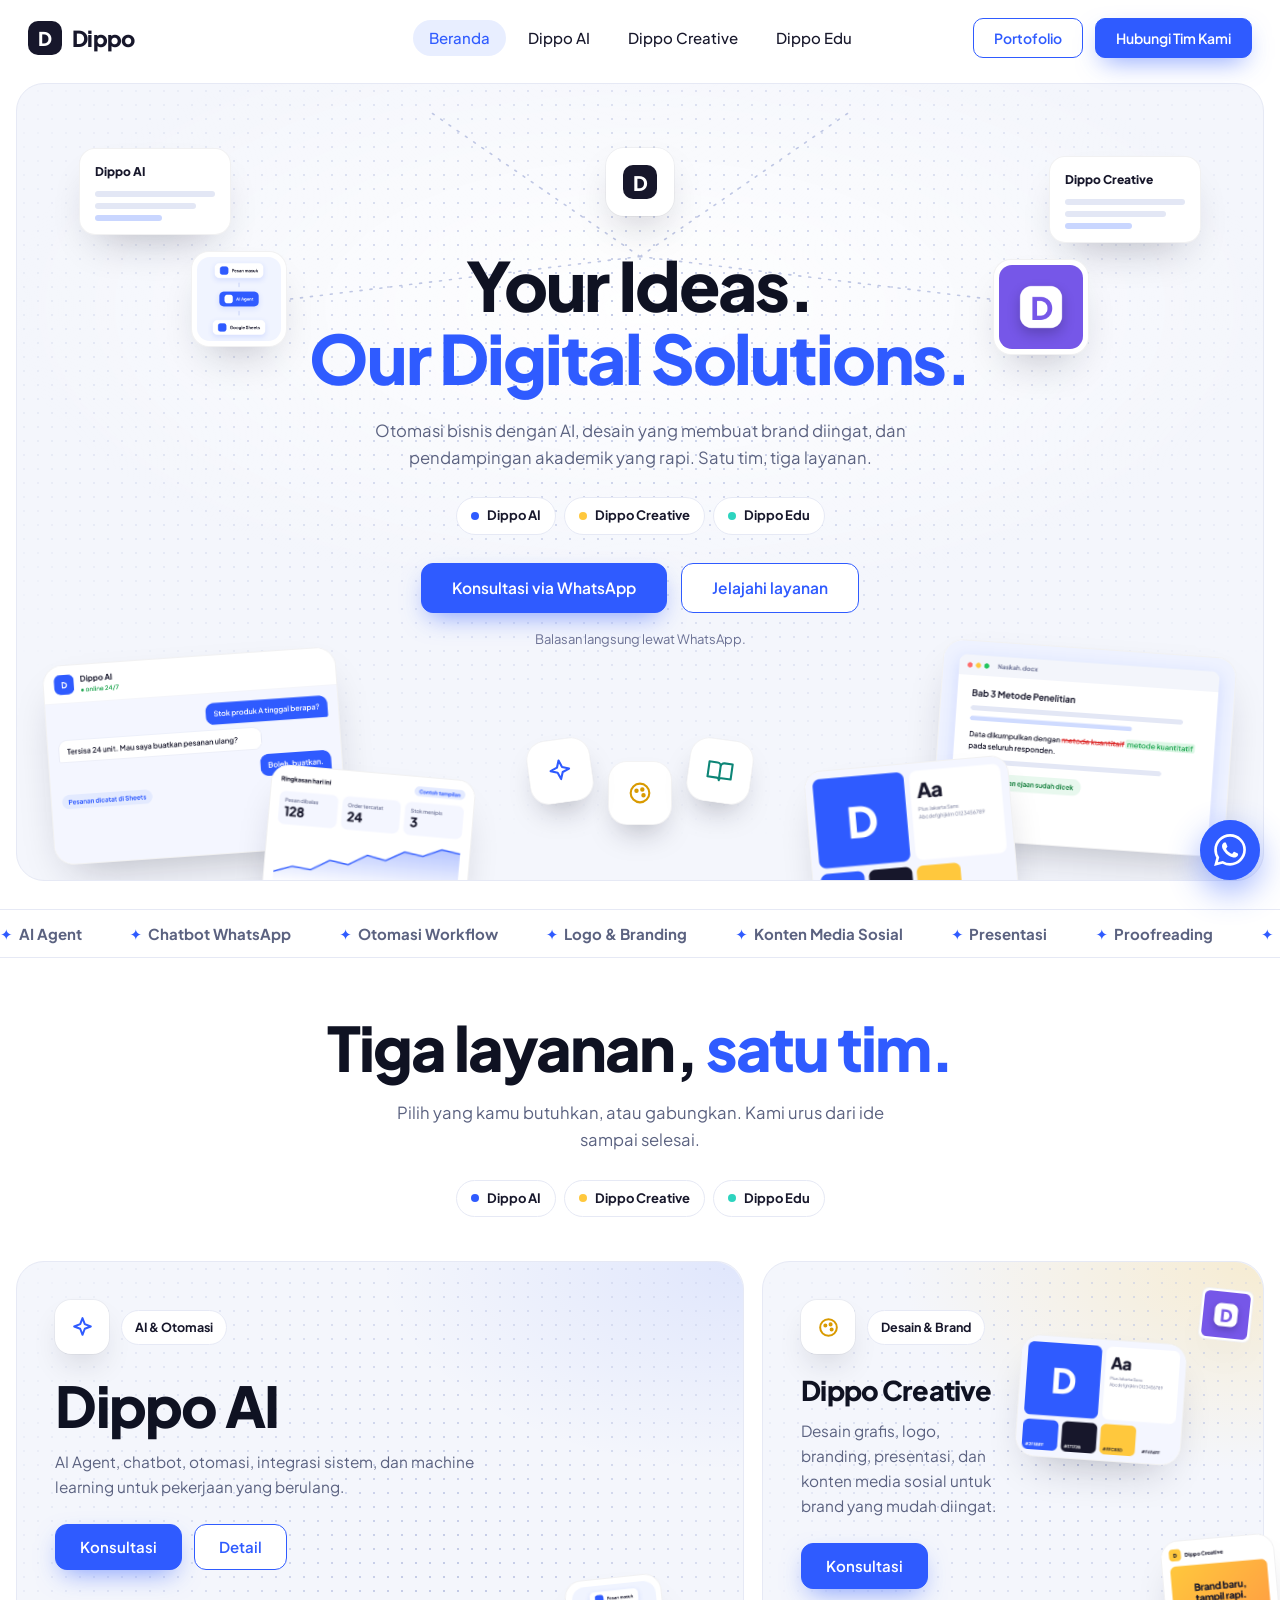
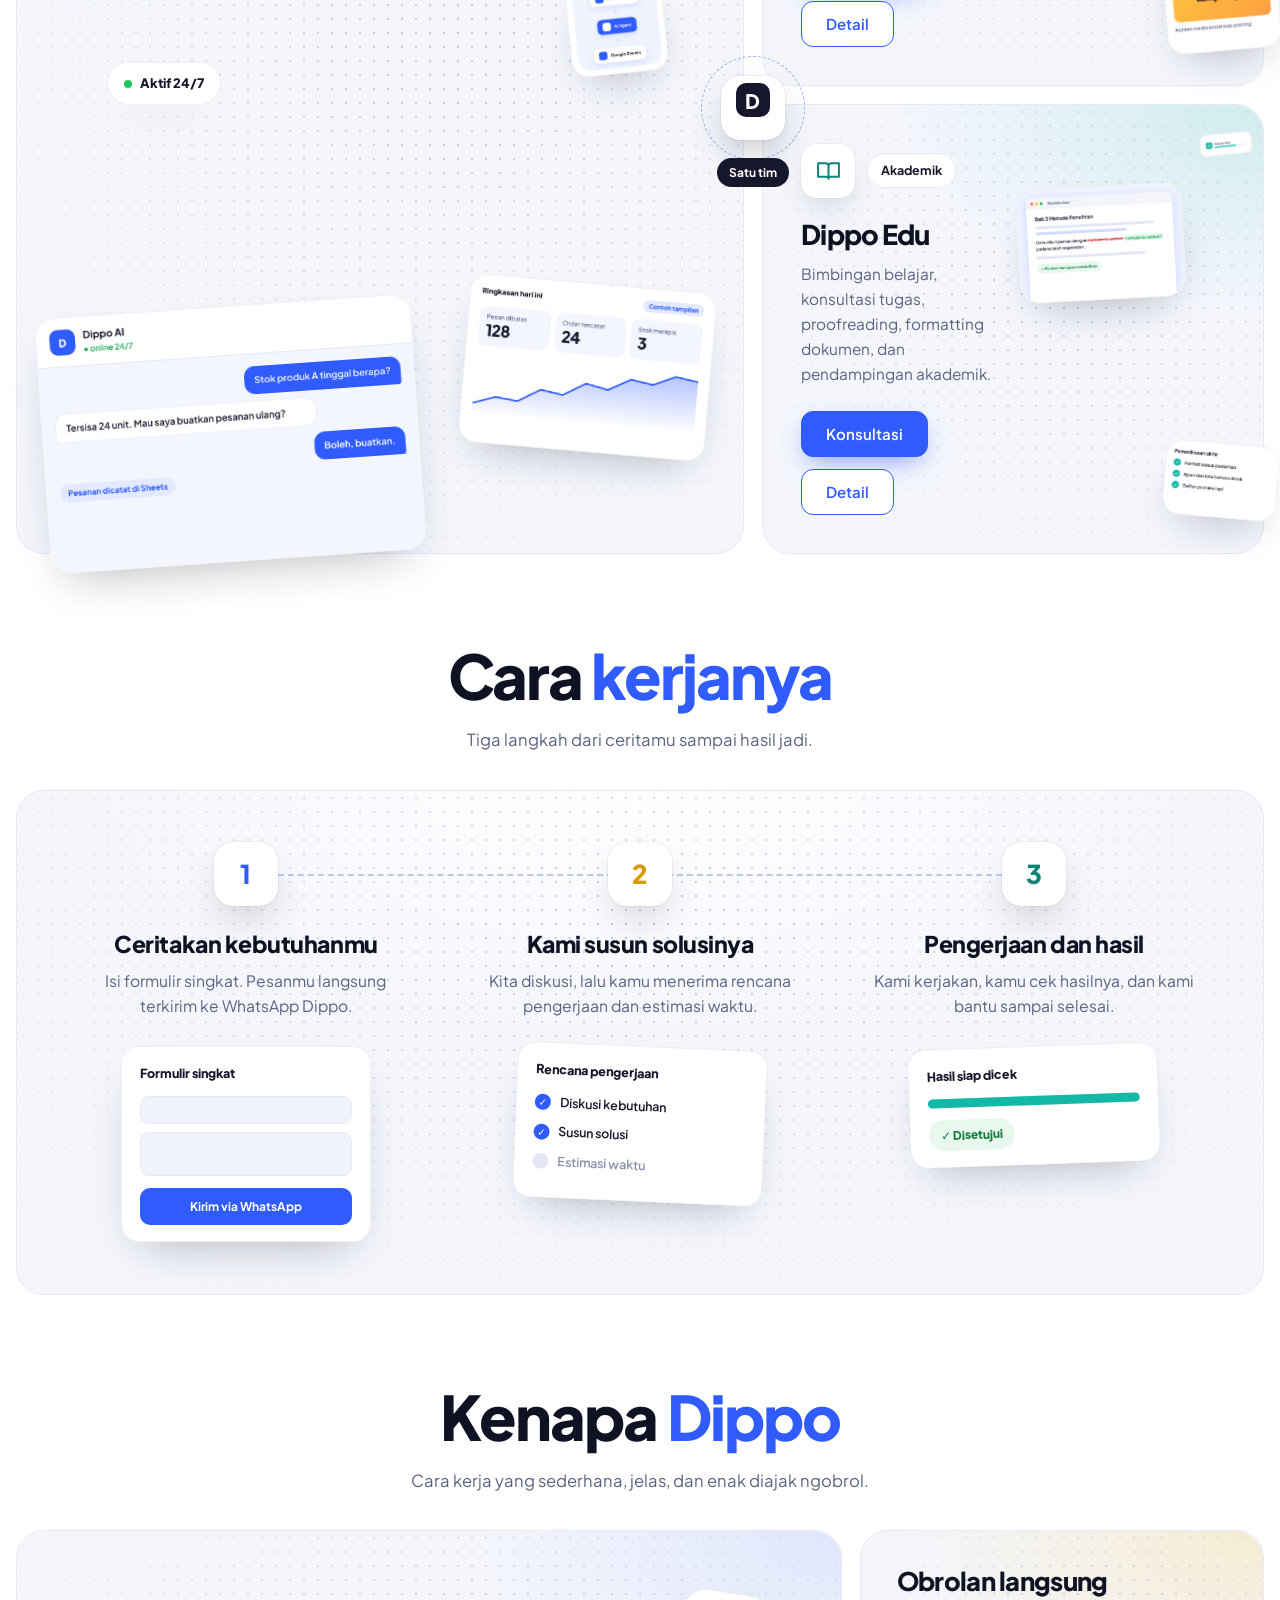
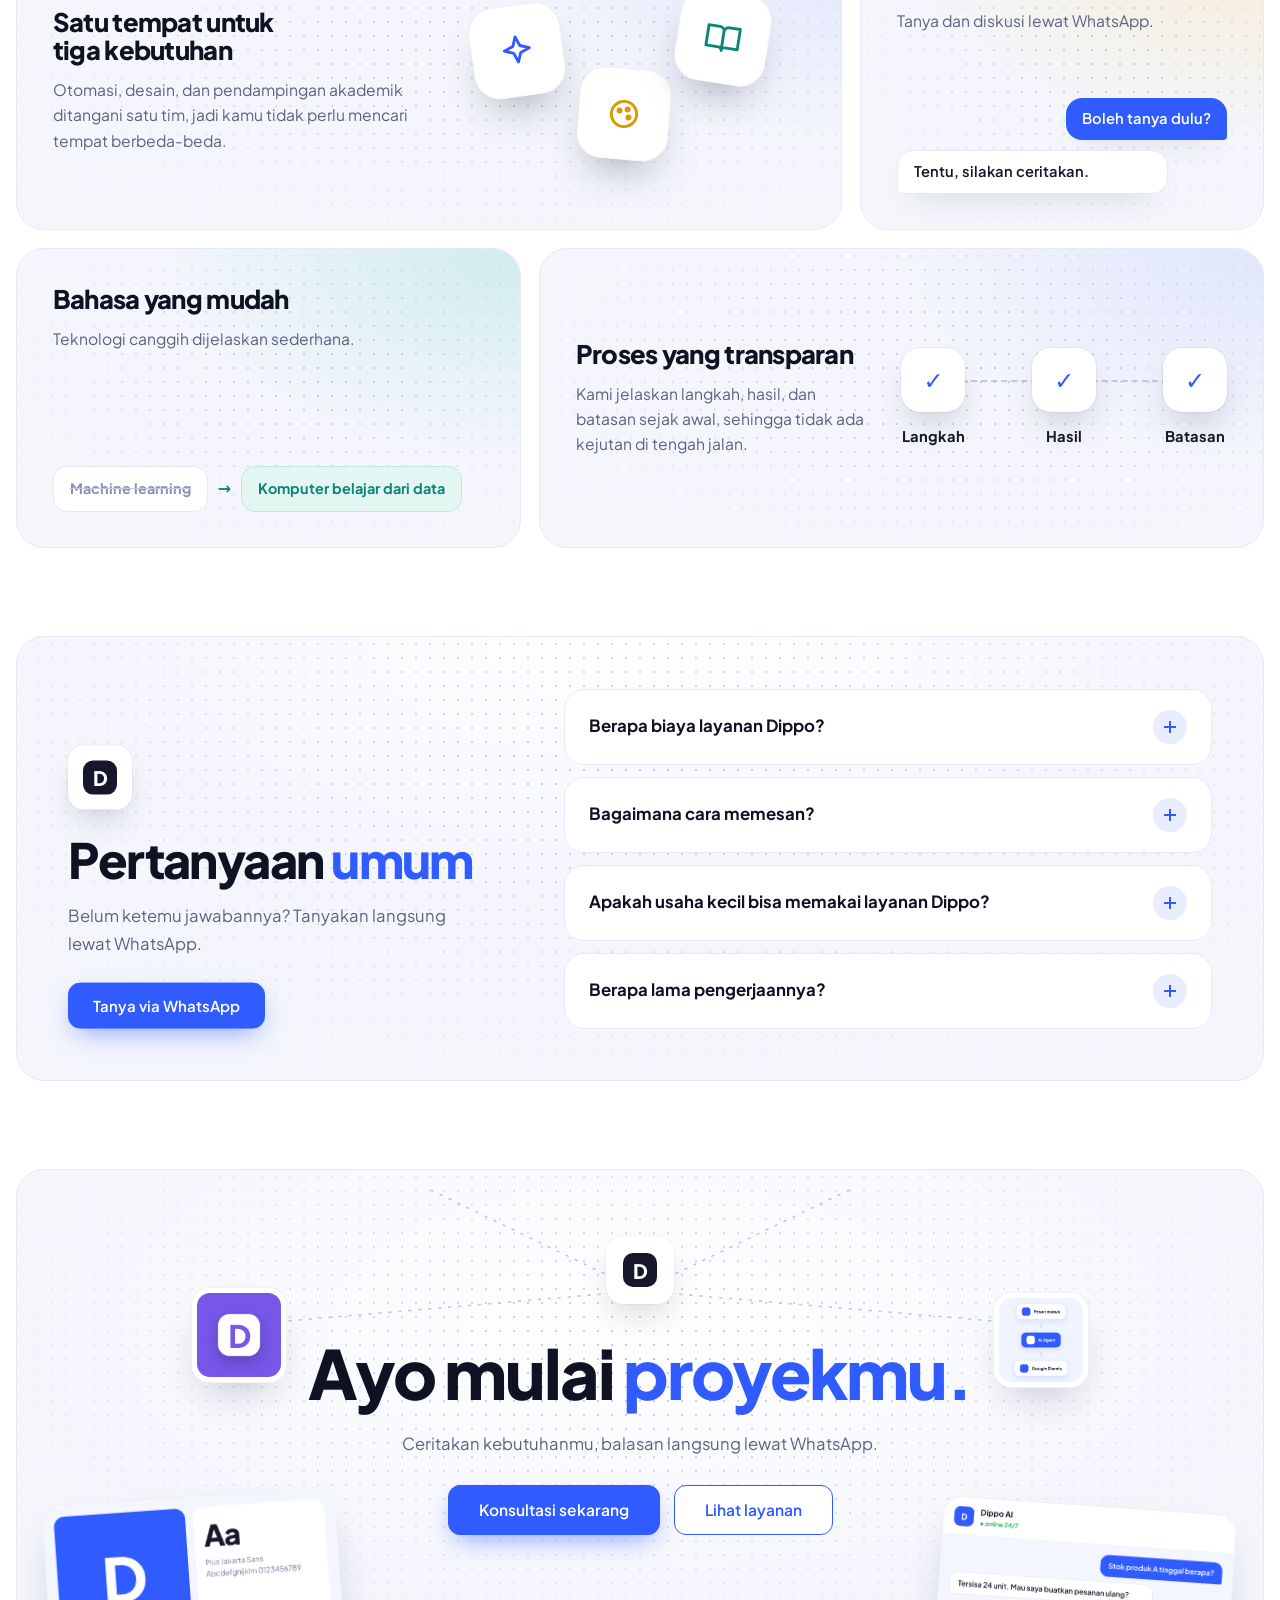
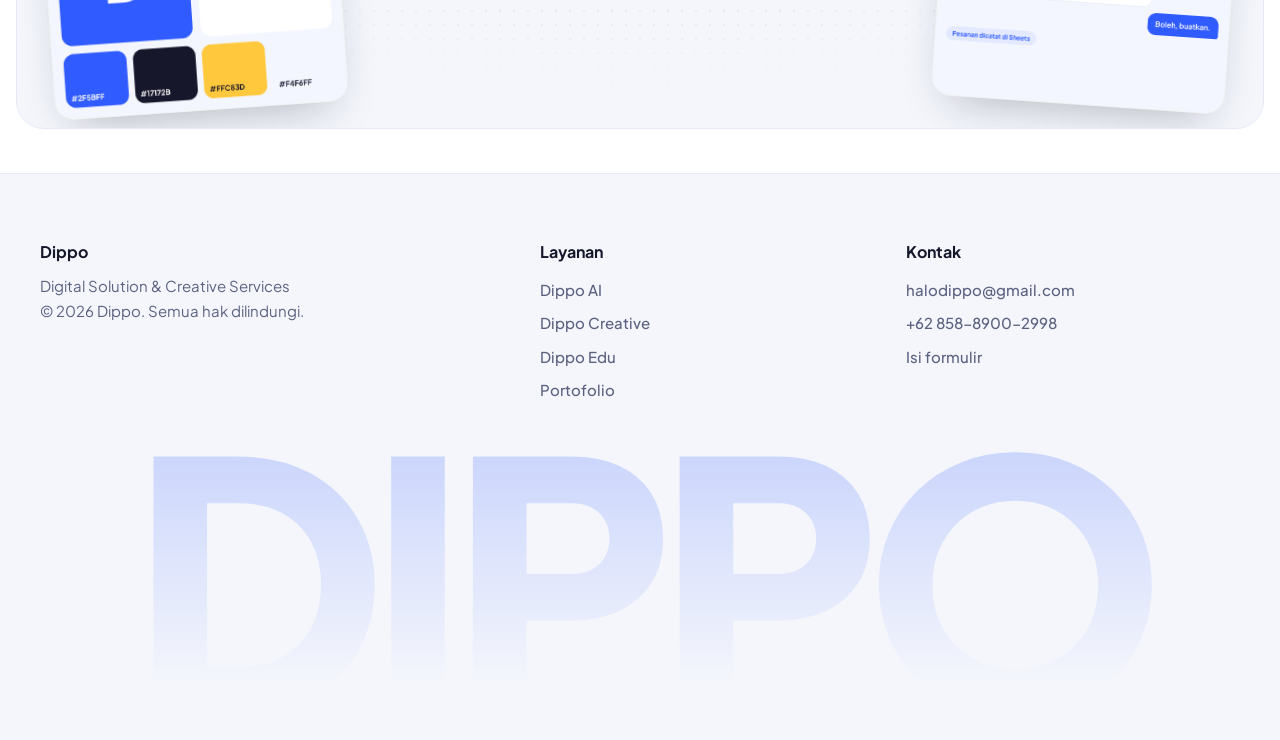
<file: index.html>
<!DOCTYPE html>
<html lang="id">
<head>
<meta charset="utf-8">
<meta name="viewport" content="width=device-width, initial-scale=1">
<title>Dippo – Digital Solution & Creative Services</title>
<meta name="description" content="Dippo menawarkan AI & otomasi, desain kreatif, dan pendampingan akademik dalam satu tempat.">
<link rel="icon" href="assets/maskot-dippo.png">
<link rel="stylesheet" href="css/fonts.css">
<link rel="stylesheet" href="css/style.css">
<link rel="stylesheet" href="css/nav.css"><link rel="stylesheet" href="css/system.css"><link rel="stylesheet" href="css/motion.css"><link rel="stylesheet" href="css/hero.css"><link rel="stylesheet" href="css/services.css"><link rel="stylesheet" href="css/sections.css">
</head>
<body>
<main>
<section class="rh" id="beranda">
  <div class="rh-frame">
    <div class="rh-dots" aria-hidden="true"></div>
    <svg class="rh-lines" viewBox="0 0 1000 600" preserveAspectRatio="none" aria-hidden="true">
      <path d="M500 130 L330 20 M500 130 L670 20 M500 130 L150 170 M500 130 L850 170" vector-effect="non-scaling-stroke"/>
    </svg>

    <div class="rh-center">
      <div class="rh-mark" aria-hidden="true"><b>D</b></div>
      <h1><span>Your Ideas.</span> <span class="b">Our Digital Solutions.</span></h1>
      <p class="rh-lead">Otomasi bisnis dengan AI, desain yang membuat brand diingat, dan pendampingan akademik yang rapi. Satu tim, tiga layanan.</p>
      <div class="rh-chips"><a href="dippo-ai.html"><i style="--c:#2F5BFF"></i>Dippo AI</a><a href="dippo-creative.html"><i style="--c:#FFC83D"></i>Dippo Creative</a><a href="dippo-edu.html"><i style="--c:#2DD4BF"></i>Dippo Edu</a></div>
      <div class="rh-cta"><a class="rb primary" href="kontak.html">Konsultasi via WhatsApp</a><a class="rb ghost" href="#layanan">Jelajahi layanan</a></div>
      <small class="rh-note">Balasan langsung lewat WhatsApp.</small>
    </div>

    <!-- Kartu mengambang. Ganti gambar: timpa file di assets/hero/ dengan nama yang sama -->
    <div class="fc lbl a1"><div class="fc-in"><b>Dippo AI</b><i></i><i></i><i></i></div></div>
    <div class="fc thm a2"><div class="fc-in"><img src="assets/hero/gambar-5.png" alt="" loading="eager"></div></div>
    <div class="fc lbl a3"><div class="fc-in"><b>Dippo Creative</b><i></i><i></i><i></i></div></div>
    <div class="fc thm a4"><div class="fc-in"><img src="assets/hero/gambar-6.png" alt="" loading="eager"></div></div>
    <div class="fc big a5" style="--rot:-4deg"><div class="fc-in"><img src="assets/hero/gambar-1.png" alt="Contoh chatbot WhatsApp Dippo AI"></div></div>
    <div class="fc mid a6" style="--rot:5deg"><div class="fc-in"><img src="assets/hero/gambar-4.png" alt="Contoh ringkasan dashboard"></div></div>
    <div class="fc big a7" style="--rot:4deg"><div class="fc-in"><img src="assets/hero/gambar-2.png" alt="Contoh dokumen yang dikoreksi Dippo Edu"></div></div>
    <div class="fc mid a8" style="--rot:-5deg"><div class="fc-in"><img src="assets/hero/gambar-3.png" alt="Contoh papan brand Dippo Creative"></div></div>

    <div class="rh-ico" aria-label="Pilih layanan">
      <a class="i1" href="dippo-ai.html" aria-label="Dippo AI"><svg viewBox="0 0 24 24"><path d="M12 3l2.2 5.8L20 11l-5.8 2.2L12 19l-2.2-5.8L4 11l5.8-2.2z"/></svg></a>
      <a class="i2" href="dippo-creative.html" aria-label="Dippo Creative"><svg viewBox="0 0 24 24"><circle cx="12" cy="12" r="8"/><circle cx="9" cy="10" r="1"/><circle cx="14" cy="9" r="1"/><circle cx="15" cy="14" r="1"/></svg></a>
      <a class="i3" href="dippo-edu.html" aria-label="Dippo Edu"><svg viewBox="0 0 24 24"><path d="M2 5h7a3 3 0 013 3v12a2 2 0 00-2-2H2zM22 5h-7a3 3 0 00-3 3v12a2 2 0 012-2h8z"/></svg></a>
    </div>
  </div>
</section>

<div class="marq" aria-hidden="true"><div>
<span>AI Agent</span><span>Chatbot WhatsApp</span><span>Otomasi Workflow</span><span>Logo &amp; Branding</span><span>Konten Media Sosial</span><span>Presentasi</span><span>Proofreading</span><span>Formatting Dokumen</span>
</div></div>

<section class="rs" id="layanan">
  <div class="rs-head">
    <h2 class="nosplit">Tiga layanan, <span class="b">satu tim.</span></h2>
    <p class="rh-lead">Pilih yang kamu butuhkan, atau gabungkan. Kami urus dari ide sampai selesai.</p>
    <div class="rh-chips"><a href="#ai"><i style="--c:#2F5BFF"></i>Dippo AI</a><a href="#creative"><i style="--c:#FFC83D"></i>Dippo Creative</a><a href="#edu"><i style="--c:#2DD4BF"></i>Dippo Edu</a></div>
  </div>
  <div class="rs-bento">
    <div class="rs-hub" aria-hidden="true"><i></i><b>D</b><span>Satu tim</span></div>
    <article class="rs-card ai" id="ai">
      <div class="rs-bg" aria-hidden="true"><div class="rh-dots"></div></div>
      <div class="rs-tx">
        <div class="rs-top"><span class="rs-mark" aria-hidden="true"><svg viewBox="0 0 24 24"><path d="M12 3l2.2 5.8L20 11l-5.8 2.2L12 19l-2.2-5.8L4 11l5.8-2.2z"/></svg></span><span class="rs-tag">AI &amp; Otomasi</span></div>
        <h3>Dippo AI</h3>
        <p>AI Agent, chatbot, otomasi, integrasi sistem, dan machine learning untuk pekerjaan yang berulang.</p>
        <div class="rs-cta"><a class="rb primary" href="kontak.html?jasa=Dippo%20AI">Konsultasi</a><a class="rb ghost" href="dippo-ai.html">Detail</a></div>
      </div>
      <div class="rs-stage" aria-hidden="true"><div class="fc big p1" style="--rot:-4deg;--d:10;--dur:7.4s;--dl:0s"><div class="fc-in"><img src="assets/hero/gambar-1.png" alt="" loading="lazy"></div></div><div class="fc mid p2" style="--rot:5deg;--d:20;--dur:6.2s;--dl:-2s"><div class="fc-in"><img src="assets/hero/gambar-4.png" alt="" loading="lazy"></div></div><div class="fc thm p3" style="--rot:-6deg;--d:30;--dur:5.6s;--dl:-1s"><div class="fc-in"><img src="assets/hero/gambar-5.png" alt="" loading="lazy"></div></div><div class="fc pill p4" style="--d:36;--dur:6.8s;--dl:-3s"><div class="fc-in"><i></i>Aktif 24/7</div></div></div>
    </article>
    <article class="rs-card cr" id="creative">
      <div class="rs-bg" aria-hidden="true"><div class="rh-dots"></div></div>
      <div class="rs-tx">
        <div class="rs-top"><span class="rs-mark" aria-hidden="true"><svg viewBox="0 0 24 24"><circle cx="12" cy="12" r="8"/><circle cx="9" cy="10" r="1"/><circle cx="14" cy="9" r="1"/><circle cx="15" cy="14" r="1"/></svg></span><span class="rs-tag">Desain &amp; Brand</span></div>
        <h3>Dippo Creative</h3>
        <p>Desain grafis, logo, branding, presentasi, dan konten media sosial untuk brand yang mudah diingat.</p>
        <div class="rs-cta"><a class="rb primary" href="kontak.html?jasa=Dippo%20Creative">Konsultasi</a><a class="rb ghost" href="dippo-creative.html">Detail</a></div>
      </div>
      <div class="rs-stage" aria-hidden="true"><div class="fc big p1" style="--rot:4deg;--d:10;--dur:7.2s;--dl:-1s"><div class="fc-in"><img src="assets/hero/gambar-3.png" alt="" loading="lazy"></div></div><div class="fc mid p2" style="--rot:-5deg;--d:22;--dur:6.4s;--dl:-2.5s"><div class="fc-in"><img src="assets/hero/gambar-7.png" alt="" loading="lazy"></div></div><div class="fc thm p3" style="--rot:6deg;--d:32;--dur:5.8s;--dl:-0.5s"><div class="fc-in"><img src="assets/hero/gambar-6.png" alt="" loading="lazy"></div></div></div>
    </article>
    <article class="rs-card ed" id="edu">
      <div class="rs-bg" aria-hidden="true"><div class="rh-dots"></div></div>
      <div class="rs-tx">
        <div class="rs-top"><span class="rs-mark" aria-hidden="true"><svg viewBox="0 0 24 24"><path d="M2 5h7a3 3 0 013 3v12a2 2 0 00-2-2H2zM22 5h-7a3 3 0 00-3 3v12a2 2 0 012-2h8z"/></svg></span><span class="rs-tag">Akademik</span></div>
        <h3>Dippo Edu</h3>
        <p>Bimbingan belajar, konsultasi tugas, proofreading, formatting dokumen, dan pendampingan akademik.</p>
        <div class="rs-cta"><a class="rb primary" href="kontak.html?jasa=Dippo%20Edu">Konsultasi</a><a class="rb ghost" href="dippo-edu.html">Detail</a></div>
      </div>
      <div class="rs-stage" aria-hidden="true"><div class="fc big p1" style="--rot:-3deg;--d:10;--dur:7.8s;--dl:-2s"><div class="fc-in"><img src="assets/hero/gambar-2.png" alt="" loading="lazy"></div></div><div class="fc mid p2" style="--rot:5deg;--d:22;--dur:6.6s;--dl:-1s"><div class="fc-in"><img src="assets/hero/gambar-9.png" alt="" loading="lazy"></div></div><div class="fc thm p3" style="--rot:-6deg;--d:32;--dur:5.4s;--dl:-3s"><div class="fc-in"><img src="assets/hero/gambar-8.png" alt="" loading="lazy"></div></div></div>
    </article>
  </div>
</section>


<!-- ===== CARA KERJANYA ===== -->
<section class="rw" id="cara">
  <div class="rs-head"><h2 class="nosplit">Cara <span class="b">kerjanya</span></h2><p class="rh-lead">Tiga langkah dari ceritamu sampai hasil jadi.</p></div>
  <div class="rw-frame">
    <div class="rh-dots" aria-hidden="true"></div>
    <ol class="rw-track">
      <li class="rw-step">
        <div class="rw-node">1</div>
        <h3>Ceritakan kebutuhanmu</h3>
        <p>Isi formulir singkat. Pesanmu langsung terkirim ke WhatsApp Dippo.</p>
        <div class="rw-mini m1" aria-hidden="true"><b>Formulir singkat</b><i></i><i class="s"></i><span class="go">Kirim via WhatsApp</span></div>
      </li>
      <li class="rw-step">
        <div class="rw-node">2</div>
        <h3>Kami susun solusinya</h3>
        <p>Kita diskusi, lalu kamu menerima rencana pengerjaan dan estimasi waktu.</p>
        <div class="rw-mini m2" aria-hidden="true"><b>Rencana pengerjaan</b><p><u></u>Diskusi kebutuhan</p><p><u></u>Susun solusi</p><p class="mut"><u></u>Estimasi waktu</p></div>
      </li>
      <li class="rw-step">
        <div class="rw-node">3</div>
        <h3>Pengerjaan dan hasil</h3>
        <p>Kami kerjakan, kamu cek hasilnya, dan kami bantu sampai selesai.</p>
        <div class="rw-mini m3" aria-hidden="true"><b>Hasil siap dicek</b><div class="bar"><em></em></div><span class="ok">✓ Disetujui</span></div>
      </li>
    </ol>
  </div>
</section>

<!-- ===== KENAPA DIPPO ===== -->
<section class="rw" id="kenapa">
  <div class="rs-head"><h2 class="nosplit">Kenapa <span class="b">Dippo</span></h2><p class="rh-lead">Cara kerja yang sederhana, jelas, dan enak diajak ngobrol.</p></div>
  <div class="rw-why">
    <article class="rw-card w1">
      <div class="rs-bg" aria-hidden="true"><div class="rh-dots"></div></div>
      <div class="rw-tx"><h3>Satu tempat untuk tiga kebutuhan</h3><p>Otomasi, desain, dan pendampingan akademik ditangani satu tim, jadi kamu tidak perlu mencari tempat berbeda-beda.</p></div>
      <div class="rw-tiles" aria-hidden="true"><i class="t1"><svg viewBox="0 0 24 24"><path d="M12 3l2.2 5.8L20 11l-5.8 2.2L12 19l-2.2-5.8L4 11l5.8-2.2z"/></svg></i><i class="t2"><svg viewBox="0 0 24 24"><circle cx="12" cy="12" r="8"/><circle cx="9" cy="10" r="1"/><circle cx="14" cy="9" r="1"/><circle cx="15" cy="14" r="1"/></svg></i><i class="t3"><svg viewBox="0 0 24 24"><path d="M2 5h7a3 3 0 013 3v12a2 2 0 00-2-2H2zM22 5h-7a3 3 0 00-3 3v12a2 2 0 012-2h8z"/></svg></i></div>
    </article>
    <article class="rw-card w2 cr">
      <div class="rs-bg" aria-hidden="true"><div class="rh-dots"></div></div>
      <div class="rw-tx"><h3>Obrolan langsung</h3><p>Tanya dan diskusi lewat WhatsApp.</p></div>
      <div class="rw-bub" aria-hidden="true"><span class="me">Boleh tanya dulu?</span><span class="bot">Tentu, silakan ceritakan.</span></div>
    </article>
    <article class="rw-card w3 ed">
      <div class="rs-bg" aria-hidden="true"><div class="rh-dots"></div></div>
      <div class="rw-tx"><h3>Bahasa yang mudah</h3><p>Teknologi canggih dijelaskan sederhana.</p></div>
      <div class="rw-swap" aria-hidden="true"><span>Machine learning</span><em>→</em><span class="ez">Komputer belajar dari data</span></div>
    </article>
    <article class="rw-card w4">
      <div class="rs-bg" aria-hidden="true"><div class="rh-dots"></div></div>
      <div class="rw-tx"><h3>Proses yang transparan</h3><p>Kami jelaskan langkah, hasil, dan batasan sejak awal, sehingga tidak ada kejutan di tengah jalan.</p></div>
      <div class="rw-chain" aria-hidden="true"><span><b>✓</b>Langkah</span><span><b>✓</b>Hasil</span><span><b>✓</b>Batasan</span></div>
    </article>
  </div>
</section>

<!-- ===== PERTANYAAN UMUM ===== -->
<section class="rw" id="faq">
  <div class="rw-frame rw-faq">
    <div class="rh-dots" aria-hidden="true"></div>
    <div class="rw-faqhead">
      <div class="rs-mark rw-d" aria-hidden="true"><b>D</b></div>
      <h2 class="nosplit">Pertanyaan <span class="b">umum</span></h2>
      <p class="rh-lead">Belum ketemu jawabannya? Tanyakan langsung lewat WhatsApp.</p>
      <div class="rs-cta"><a class="rb primary" href="kontak.html">Tanya via WhatsApp</a></div>
    </div>
    <div class="rw-qs">
      <details><summary>Berapa biaya layanan Dippo?</summary><p>Biaya menyesuaikan jenis dan kompleksitas pekerjaan. Contoh paket ada di setiap halaman layanan, dan kamu bisa konsultasi dulu lewat WhatsApp.</p></details>
      <details><summary>Bagaimana cara memesan?</summary><p>Isi formulir di halaman Kontak. Pesanmu otomatis terisi di WhatsApp, tinggal dikirim.</p></details>
      <details><summary>Apakah usaha kecil bisa memakai layanan Dippo?</summary><p>Bisa. Solusi disesuaikan dengan skala dan anggaran.</p></details>
      <details><summary>Berapa lama pengerjaannya?</summary><p>Tergantung kebutuhan. Estimasi waktu diberikan setelah diskusi awal.</p></details>
    </div>
  </div>
</section>

<!-- ===== AJAKAN BAWAH ===== -->
<section class="rw rw-cta" id="mulai">
  <div class="rh-frame rw-cta-frame">
    <div class="rh-dots" aria-hidden="true"></div>
    <svg class="rh-lines" viewBox="0 0 1000 600" preserveAspectRatio="none" aria-hidden="true"><path d="M500 130 L330 20 M500 130 L670 20 M500 130 L150 170 M500 130 L850 170" vector-effect="non-scaling-stroke"/></svg>
    <div class="rh-center">
      <div class="rh-mark" aria-hidden="true"><b>D</b></div>
      <h2 class="nosplit rw-h"><span>Ayo mulai</span> <span class="b">proyekmu.</span></h2>
      <p class="rh-lead">Ceritakan kebutuhanmu, balasan langsung lewat WhatsApp.</p>
      <div class="rh-cta"><a class="rb primary" href="kontak.html">Konsultasi sekarang</a><a class="rb ghost" href="#layanan">Lihat layanan</a></div>
    </div>
    <div class="fc thm a2"><div class="fc-in"><img src="assets/hero/gambar-6.png" alt="" loading="lazy"></div></div>
    <div class="fc thm a4"><div class="fc-in"><img src="assets/hero/gambar-5.png" alt="" loading="lazy"></div></div>
    <div class="fc big a5" style="--rot:-4deg"><div class="fc-in"><img src="assets/hero/gambar-3.png" alt="" loading="lazy"></div></div>
    <div class="fc big a7" style="--rot:4deg"><div class="fc-in"><img src="assets/hero/gambar-1.png" alt="" loading="lazy"></div></div>
  </div>
</section>
</main>
<div id="site-footer"></div>
<script src="js/shared.js"></script>
<script src="js/main.js"></script>
<script src="js/motion.js"></script>
<script src="js/float.js"></script>
</body>
</html>
</file>
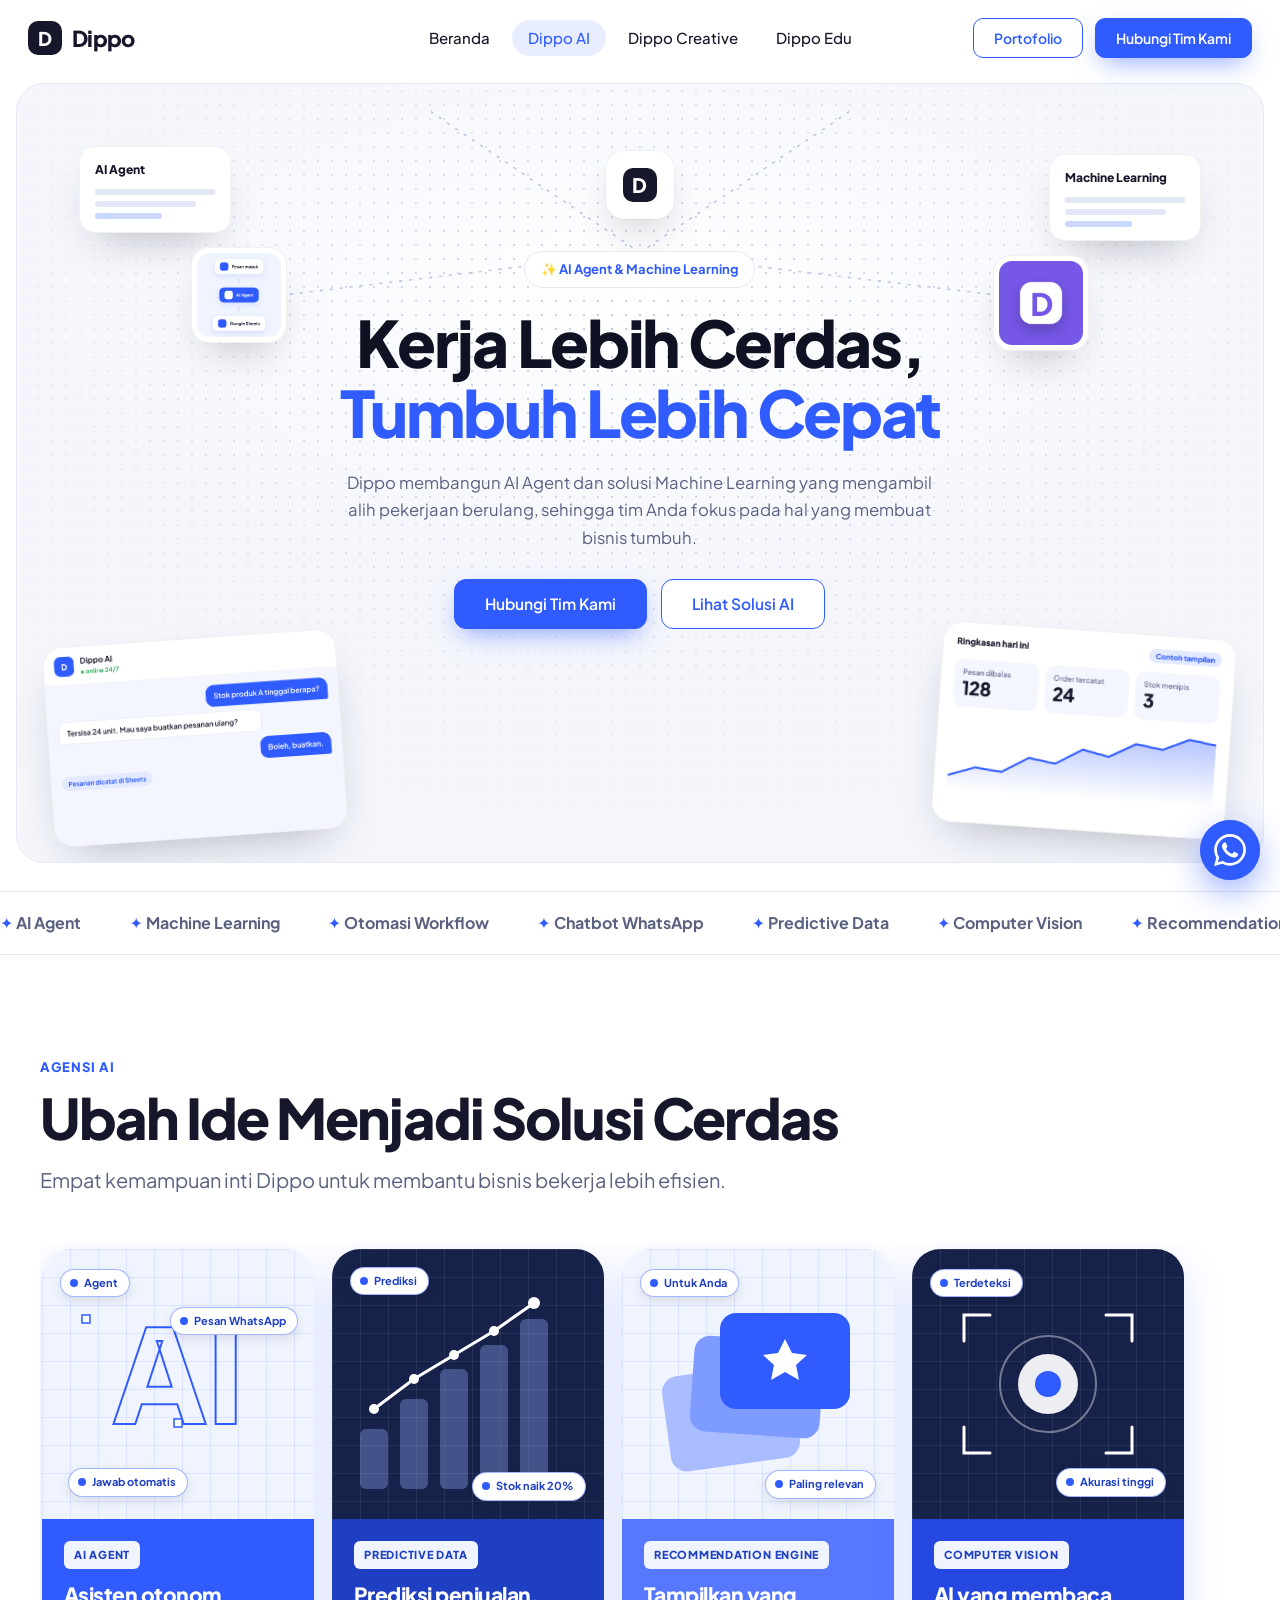
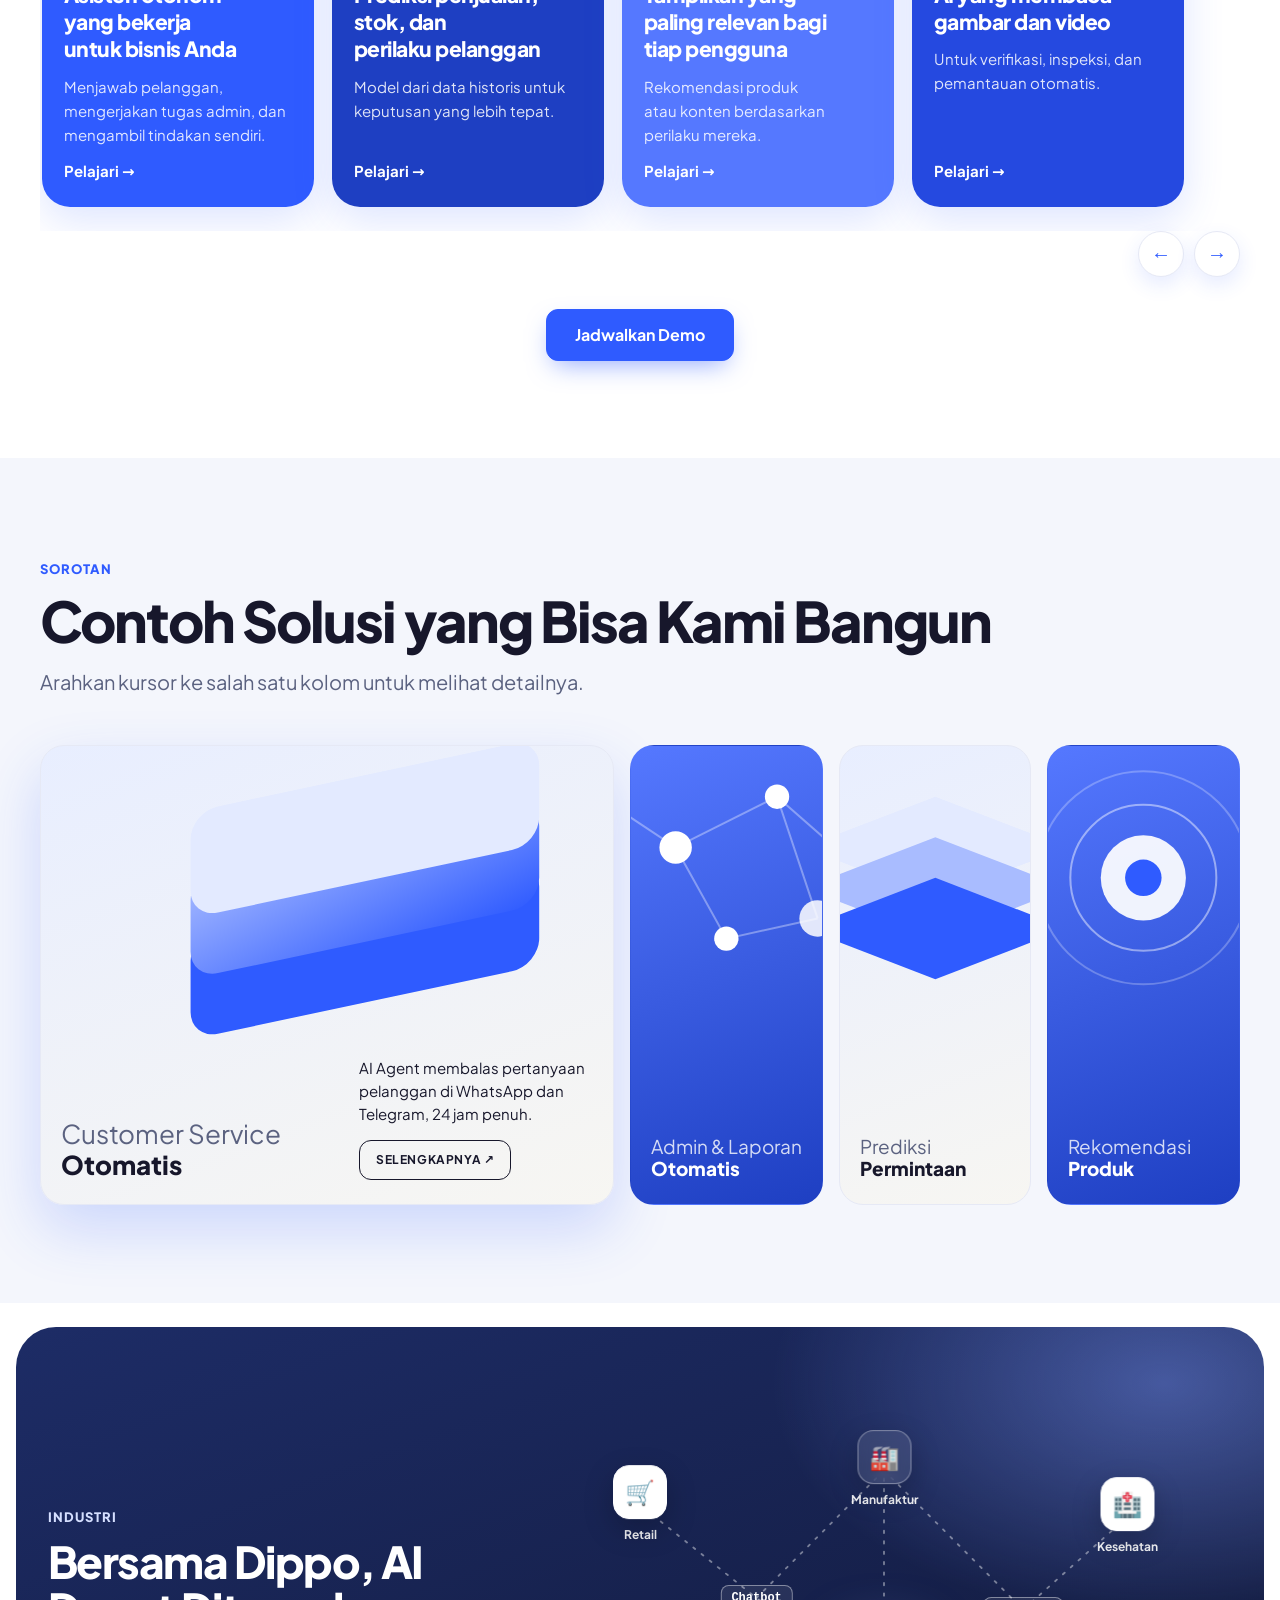
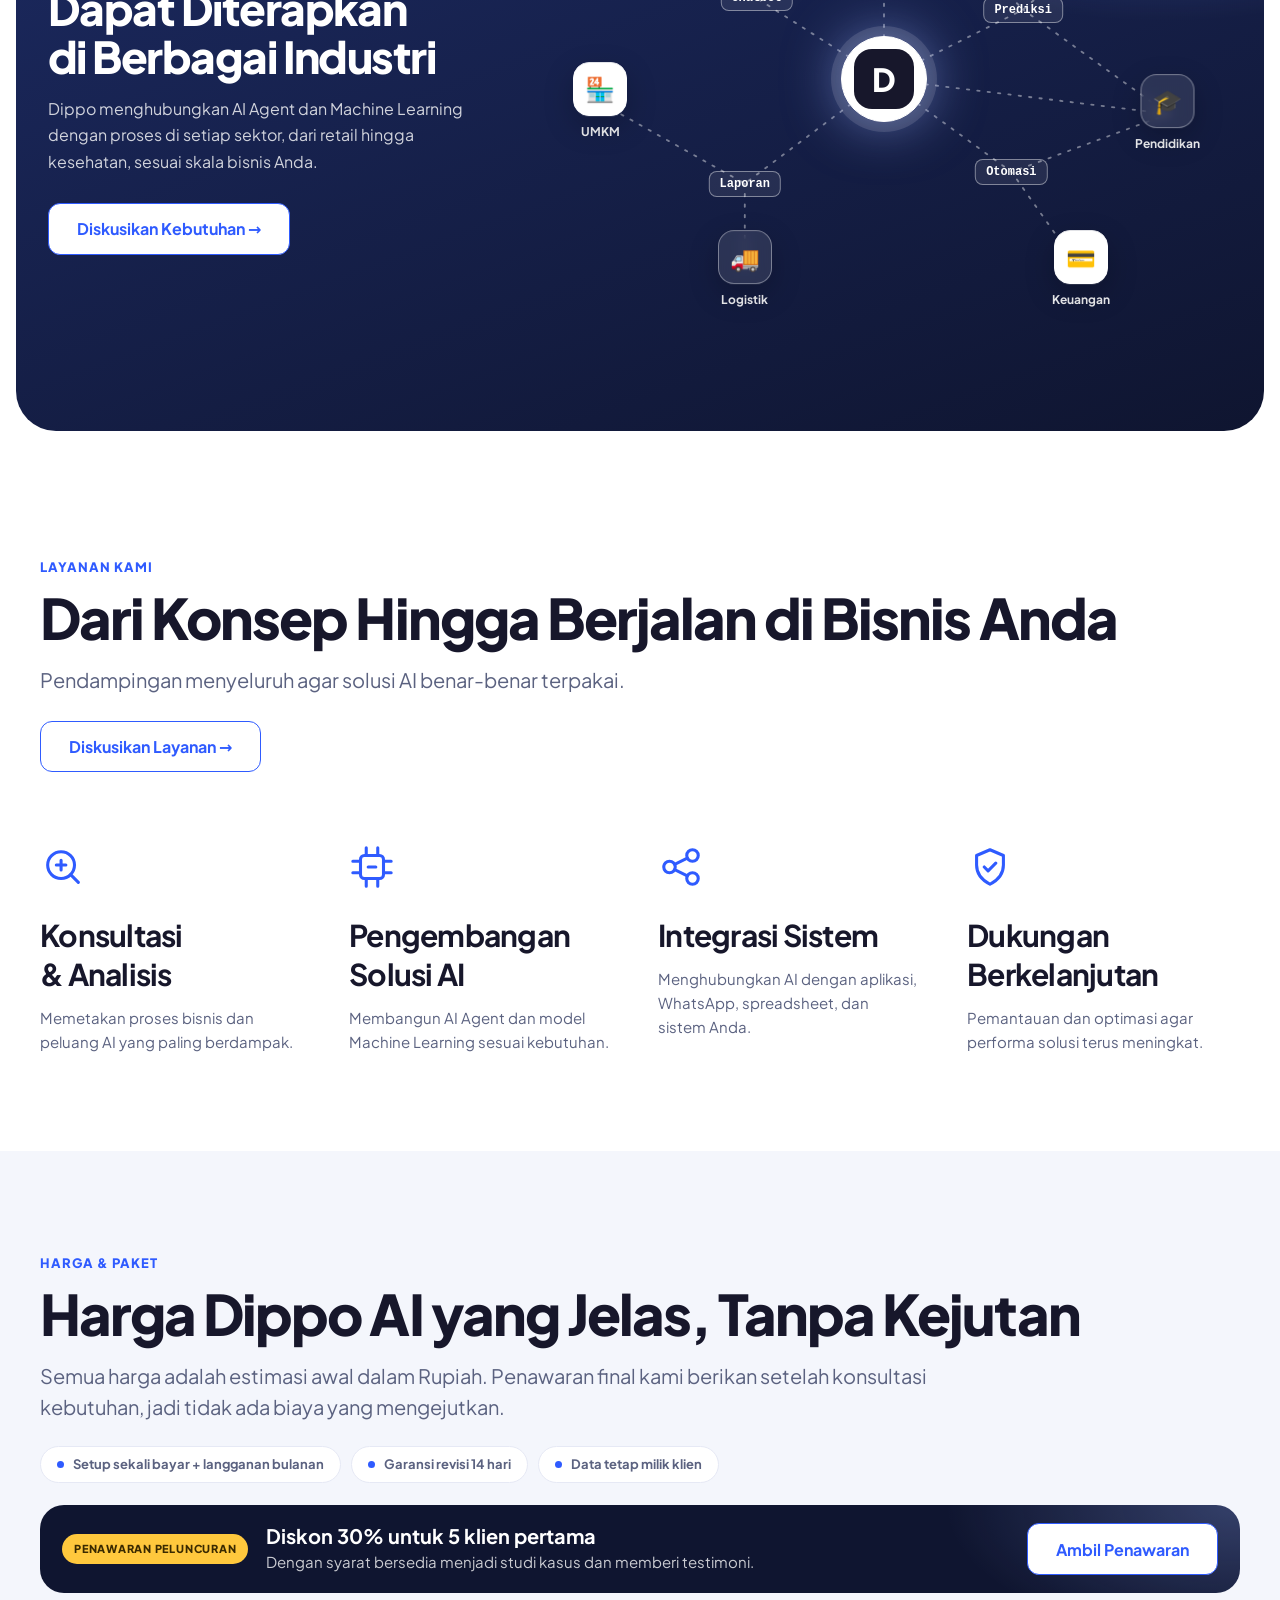
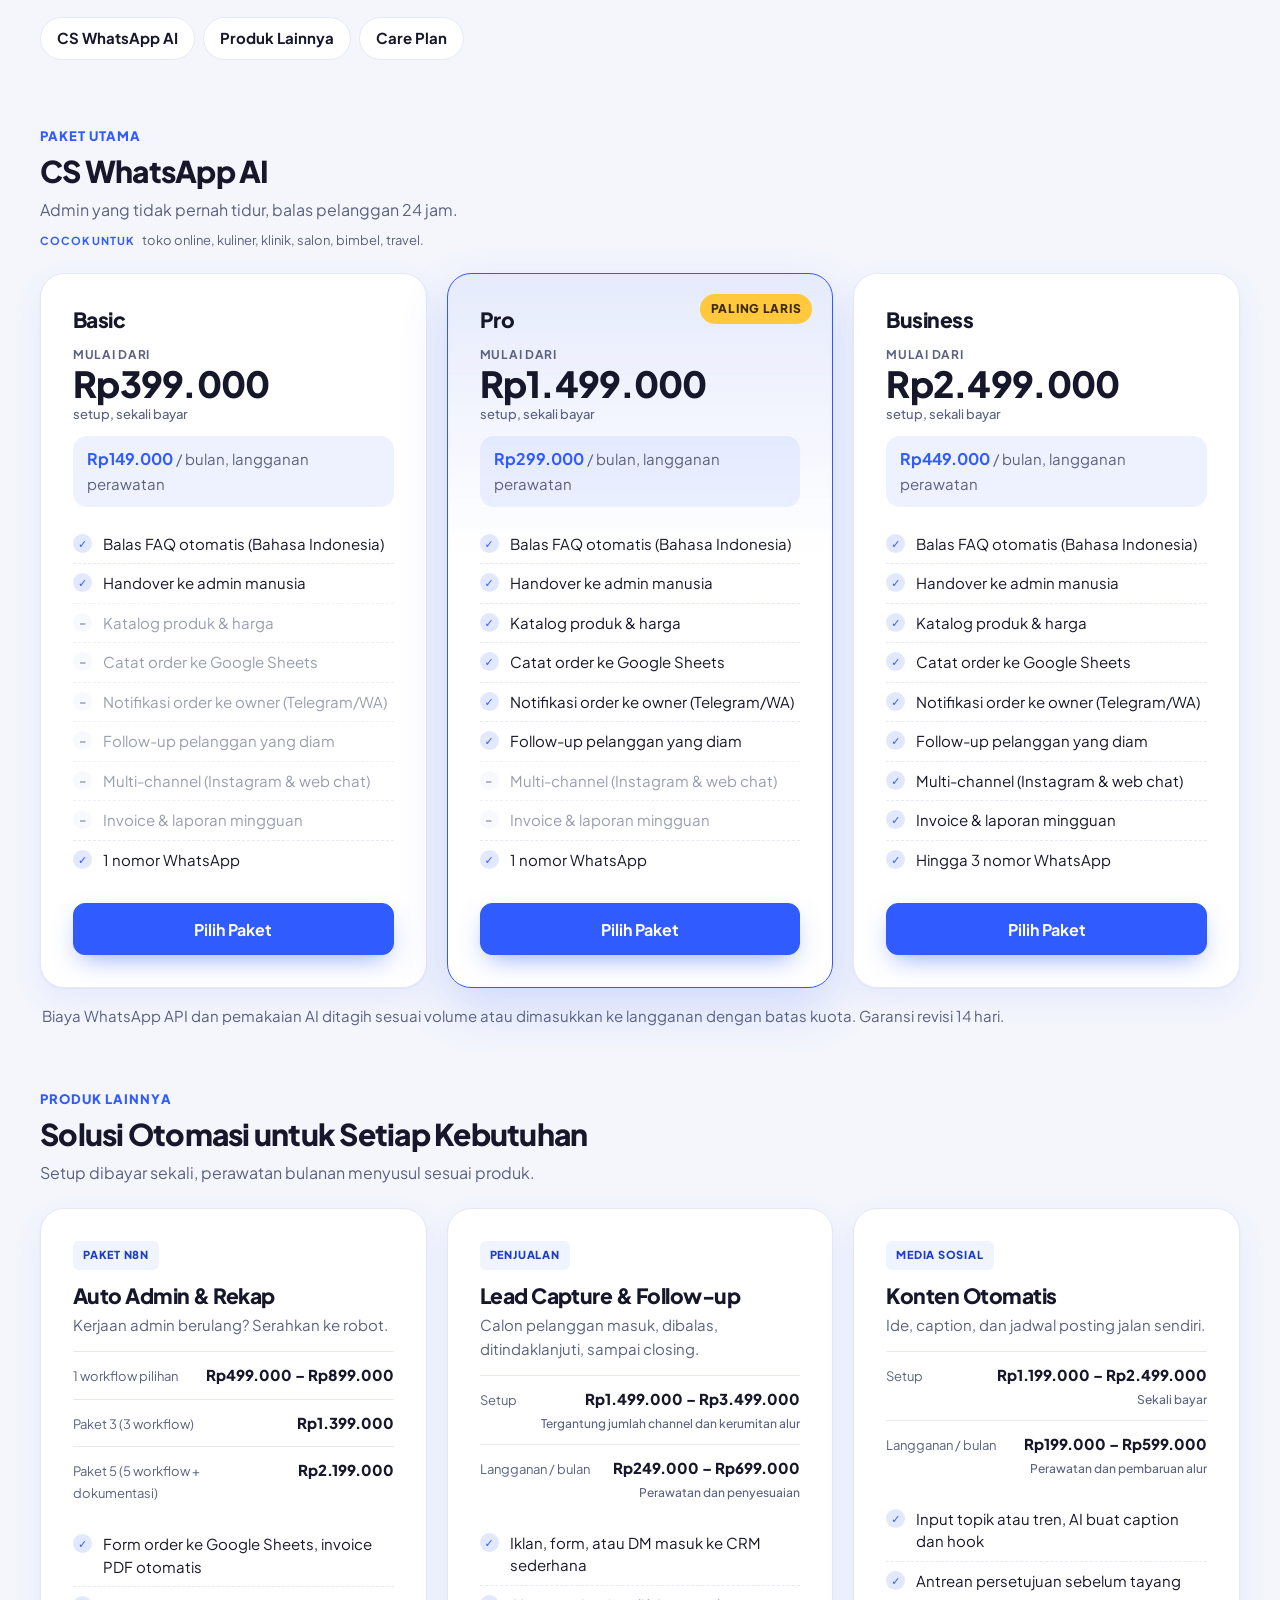
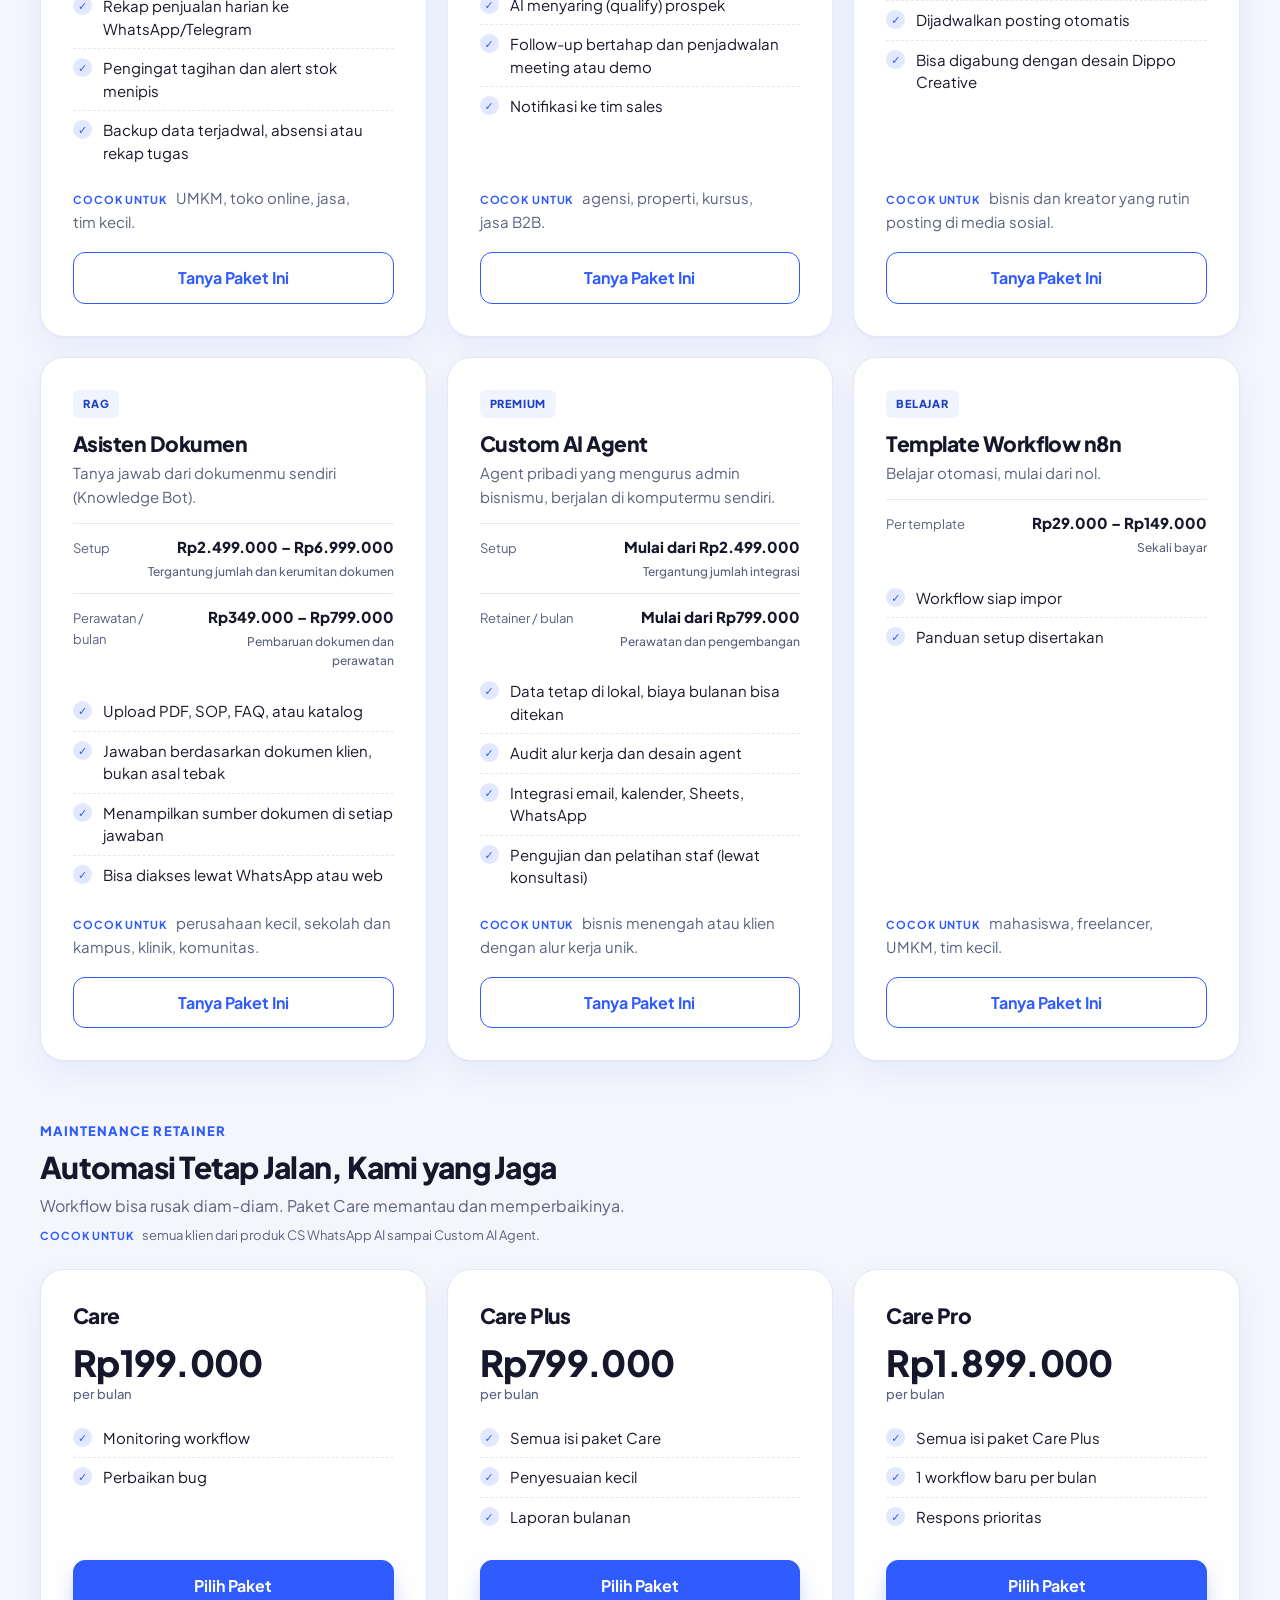
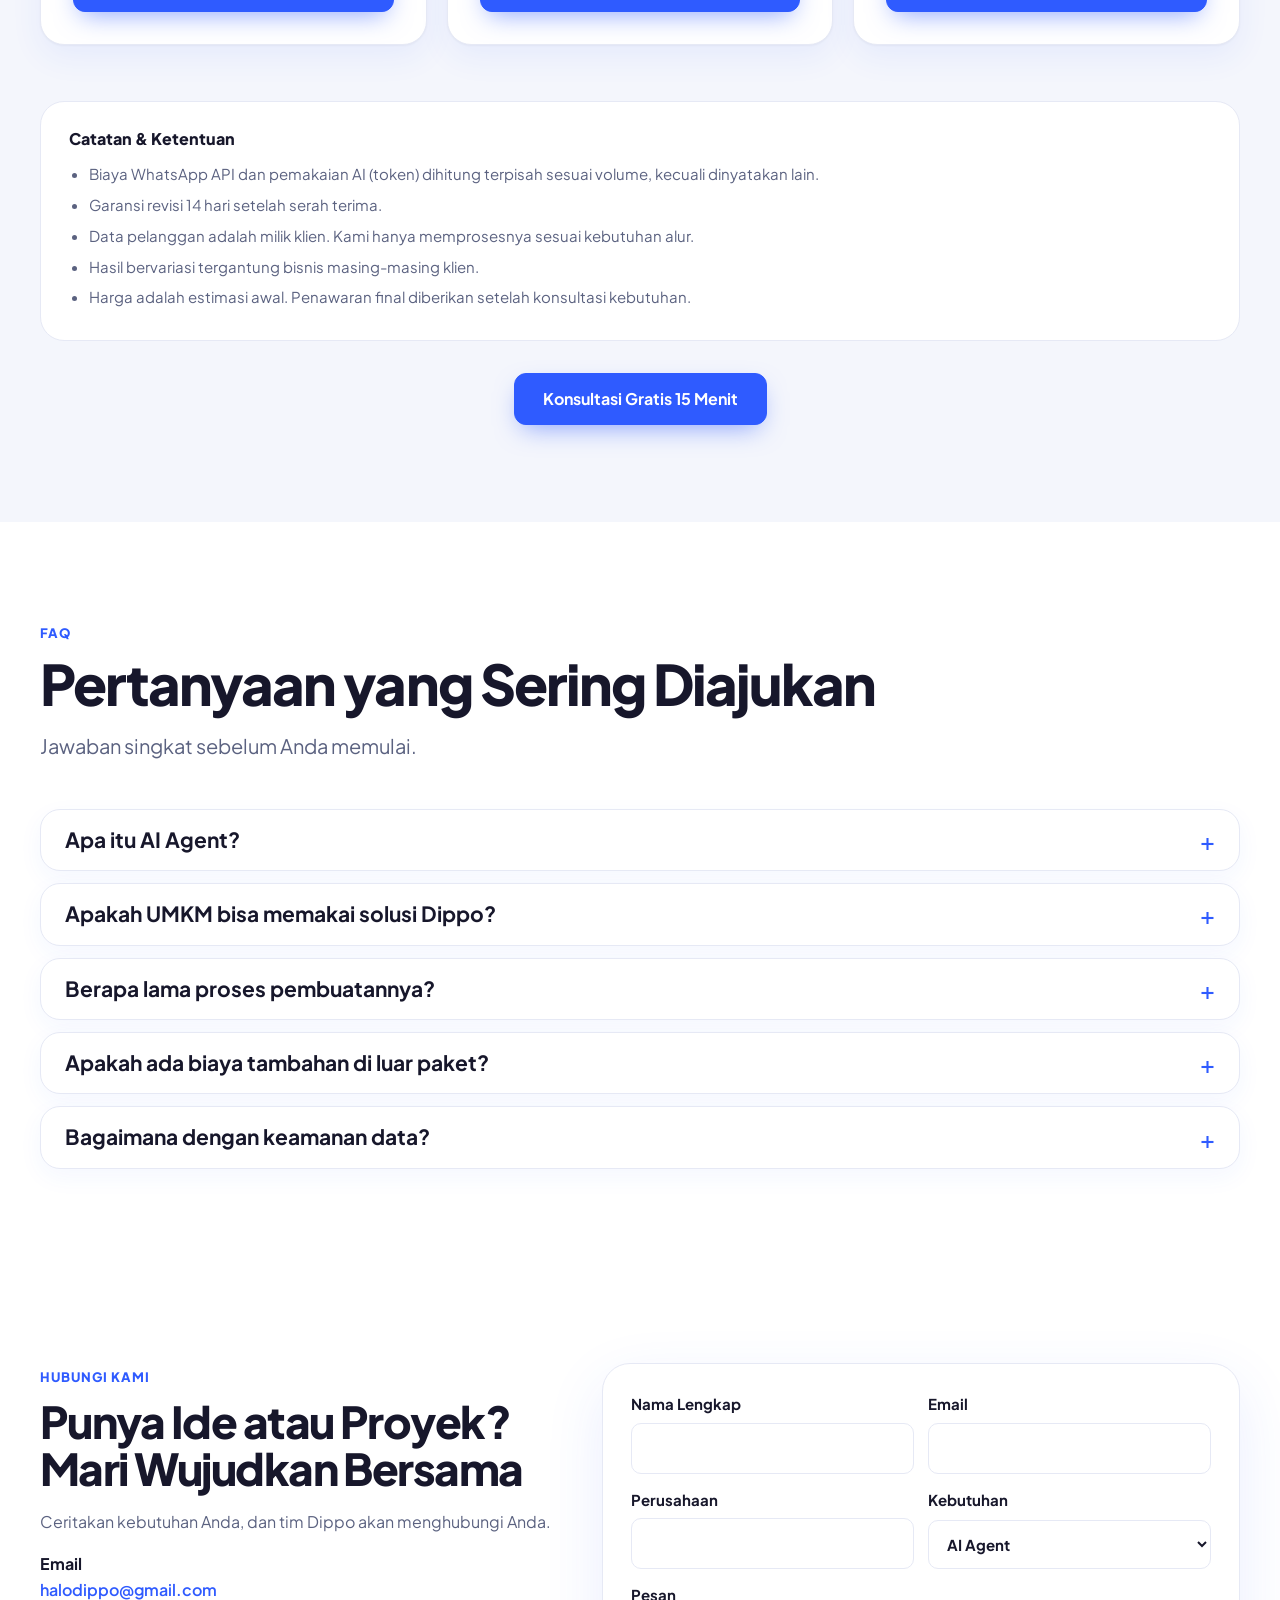
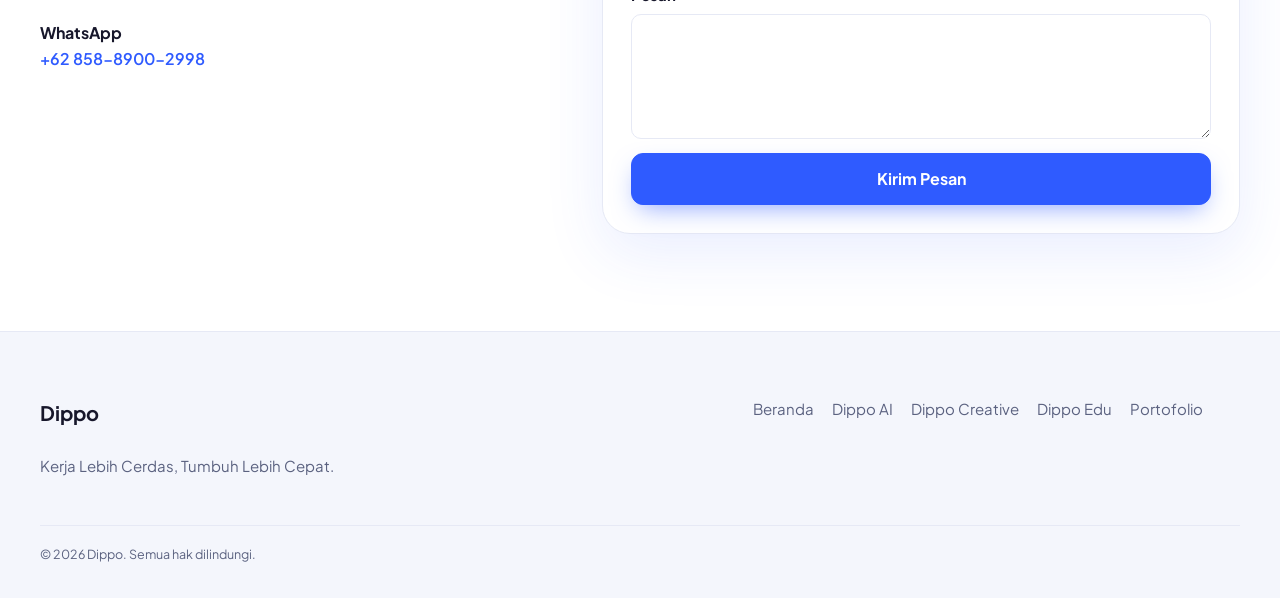
<file: dippo-ai.html>
<!DOCTYPE html>
<html lang="id">
<head>
<meta charset="utf-8">
<meta name="viewport" content="width=device-width, initial-scale=1, viewport-fit=cover">
<title>Dippo AI – Kerja Lebih Cerdas, Tumbuh Lebih Cepat</title>
<meta name="description" content="Dippo AI membangun AI Agent dan solusi Machine Learning yang mengambil alih pekerjaan berulang.">
<link rel="icon" href="assets/maskot-dippo.png">
<link rel="stylesheet" href="css/fonts.css">
<link rel="stylesheet" href="css/layanan.css">
<link rel="stylesheet" href="css/nav.css"><link rel="stylesheet" href="css/system.css"><link rel="stylesheet" href="css/motion.css"><link rel="stylesheet" href="css/hero.css"><link rel="stylesheet" href="css/pages.css">
</head>
<body class="t-ai">
<main>
<section class="rh rp" id="beranda">
  <div class="rh-frame">
    <div class="rh-dots" aria-hidden="true"></div>
    <svg class="rh-lines" viewBox="0 0 1000 600" preserveAspectRatio="none" aria-hidden="true"><path d="M500 130 L330 20 M500 130 L670 20 M500 130 L150 170 M500 130 L850 170" vector-effect="non-scaling-stroke"/></svg>
    <div class="rh-center">
      <div class="rh-mark" aria-hidden="true"><b>D</b></div>
      <span class="rp-tag">✨ AI Agent &amp; Machine Learning</span>
      <h1><span>Kerja Lebih Cerdas,</span> <span class="b">Tumbuh Lebih Cepat</span></h1>
      <p class="rh-lead">Dippo membangun AI Agent dan solusi Machine Learning yang mengambil alih pekerjaan berulang, sehingga tim Anda fokus pada hal yang membuat bisnis tumbuh.</p>
      <div class="rh-cta"><a class="rb primary" href="#kontak">Hubungi Tim Kami</a><a class="rb ghost" href="#implementasi-ai">Lihat Solusi AI</a></div>
    </div>
    <div class="fc lbl a1"><div class="fc-in"><b>AI Agent</b><i></i><i></i><i></i></div></div>
    <div class="fc thm a2"><div class="fc-in"><img src="assets/hero/gambar-5.png" alt=""></div></div>
    <div class="fc lbl a3"><div class="fc-in"><b>Machine Learning</b><i></i><i></i><i></i></div></div>
    <div class="fc thm a4"><div class="fc-in"><img src="assets/hero/gambar-6.png" alt=""></div></div>
    <div class="fc big a5" style="--rot:-4deg"><div class="fc-in"><img src="assets/hero/gambar-1.png" alt=""></div></div>
    <div class="fc big a7" style="--rot:4deg"><div class="fc-in"><img src="assets/hero/gambar-4.png" alt=""></div></div>
  </div>
</section>

<div class="ticker"><div><span>AI Agent</span><span>Machine Learning</span><span>Otomasi Workflow</span><span>Chatbot WhatsApp</span><span>Predictive Data</span><span>Computer Vision</span><span>Recommendation Engine</span><span>AI Agent</span><span>Machine Learning</span><span>Otomasi Workflow</span><span>Chatbot WhatsApp</span><span>Predictive Data</span><span>Computer Vision</span><span>Recommendation Engine</span></div></div>
<section id="implementasi-ai"><div class="wrap">
<span class="eyebrow">Agensi AI</span>
<h2>Ubah Ide Menjadi Solusi Cerdas</h2>
<p class="sub">Empat kemampuan inti Dippo untuk membantu bisnis bekerja lebih efisien.</p>
<div class="car" id="car">
<article class="ac"><div class="av a1"><svg viewBox="0 0 272 270" aria-hidden="true"><text x="136" y="175" text-anchor="middle" font-size="130" font-weight="800" fill="none" stroke="#2F5BFF" stroke-width="2" font-family="Plus Jakarta Sans,sans-serif">AI</text><g fill="#fff" stroke="#2F5BFF" stroke-width="1.5"><rect x="40" y="66" width="8" height="8"/><rect x="224" y="66" width="8" height="8"/><rect x="132" y="170" width="8" height="8"/></g></svg><span class="chipf" style="top:20px;left:18px">Agent</span><span class="chipf" style="top:58px;right:16px">Pesan WhatsApp</span><span class="chipf" style="bottom:22px;left:26px">Jawab otomatis</span></div><div class="ab b1"><span class="pill">AI Agent</span><h3>Asisten otonom yang bekerja untuk bisnis Anda</h3><p>Menjawab pelanggan, mengerjakan tugas admin, dan mengambil tindakan sendiri.</p><a href="#kontak">Pelajari &#8594;</a></div></article>
<article class="ac"><div class="av a2"><svg viewBox="0 0 272 270" aria-hidden="true"><g fill="rgba(150,175,255,.35)"><rect x="28" y="180" width="28" height="60" rx="6"/><rect x="68" y="150" width="28" height="90" rx="6"/><rect x="108" y="120" width="28" height="120" rx="6"/><rect x="148" y="96" width="28" height="144" rx="6"/><rect x="188" y="70" width="28" height="170" rx="6"/></g><polyline points="42,160 82,130 122,106 162,82 202,54" fill="none" stroke="#fff" stroke-width="3"/><g fill="#fff"><circle cx="42" cy="160" r="5"/><circle cx="82" cy="130" r="5"/><circle cx="122" cy="106" r="5"/><circle cx="162" cy="82" r="5"/><circle cx="202" cy="54" r="6"/></g></svg><span class="chipf" style="top:18px;left:18px">Prediksi</span><span class="chipf" style="bottom:18px;right:18px">Stok naik 20%</span></div><div class="ab b2"><span class="pill">Predictive Data</span><h3>Prediksi penjualan, stok, dan perilaku pelanggan</h3><p>Model dari data historis untuk keputusan yang lebih tepat.</p><a href="#kontak">Pelajari &#8594;</a></div></article>
<article class="ac"><div class="av a3"><svg viewBox="0 0 272 270" aria-hidden="true"><rect x="44" y="120" width="130" height="96" rx="16" fill="#A9BCFF" transform="rotate(-8 109 168)"/><rect x="70" y="90" width="130" height="96" rx="16" fill="#7E9BFF" transform="rotate(4 135 138)"/><rect x="98" y="64" width="130" height="96" rx="16" fill="#2F5BFF"/><path d="M163 90l7 14 15 2-11 10 3 15-14-8-14 8 3-15-11-10 15-2z" fill="#fff"/></svg><span class="chipf" style="top:20px;left:18px">Untuk Anda</span><span class="chipf" style="bottom:20px;right:18px">Paling relevan</span></div><div class="ab b3"><span class="pill">Recommendation Engine</span><h3>Tampilkan yang paling relevan bagi tiap pengguna</h3><p>Rekomendasi produk atau konten berdasarkan perilaku mereka.</p><a href="#kontak">Pelajari &#8594;</a></div></article>
<article class="ac"><div class="av a4"><svg viewBox="0 0 272 270" aria-hidden="true"><g fill="none" stroke="#fff" stroke-width="3" stroke-linecap="round"><path d="M52 92V66h26M220 92V66h-26M52 178v26h26M220 178v26h-26"/></g><circle cx="136" cy="135" r="48" fill="none" stroke="rgba(255,255,255,.4)" stroke-width="2"/><circle cx="136" cy="135" r="30" fill="#fff" fill-opacity=".92"/><circle cx="136" cy="135" r="13" fill="#2F5BFF"/></svg><span class="chipf" style="top:20px;left:18px">Terdeteksi</span><span class="chipf" style="bottom:22px;right:18px">Akurasi tinggi</span></div><div class="ab b4"><span class="pill">Computer Vision</span><h3>AI yang membaca gambar dan video</h3><p>Untuk verifikasi, inspeksi, dan pemantauan otomatis.</p><a href="#kontak">Pelajari &#8594;</a></div></article>
</div>
<div class="cn"><button type="button" data-d="p" aria-label="Sebelumnya">&#8592;</button><button type="button" data-d="n" aria-label="Berikutnya">&#8594;</button></div>
<div class="cta-center"><a class="btn" href="#kontak">Jadwalkan Demo</a></div>
</div></section>

<section class="alt" id="sorotan"><div class="wrap">
<span class="eyebrow">Sorotan</span>
<h2>Contoh Solusi yang Bisa Kami Bangun</h2>
<p class="sub">Arahkan kursor ke salah satu kolom untuk melihat detailnya.</p>
<div class="sl">
<div class="sp p1 on" tabindex="0"><svg class="vis" viewBox="0 0 400 280" preserveAspectRatio="xMidYMid slice" aria-hidden="true"><defs><linearGradient id="g1" x1="0" y1="0" x2="1" y2="1"><stop offset="0" stop-color="#A9BCFF"/><stop offset="1" stop-color="#2F5BFF"/></linearGradient></defs><g transform="translate(110 40)"><rect y="130" width="230" height="70" rx="18" fill="#2F5BFF" transform="skewY(-12)"/><rect y="90" width="230" height="70" rx="18" fill="url(#g1)" transform="skewY(-12)"/><rect y="50" width="230" height="70" rx="18" fill="#E3EAFF" transform="skewY(-12)"/></g></svg><div class="t">Customer Service<b>Otomatis</b></div><div class="d"><p>AI Agent membalas pertanyaan pelanggan di WhatsApp dan Telegram, 24 jam penuh.</p><a class="sb" href="#kontak">Selengkapnya &#8599;</a></div></div>
<div class="sp p2" tabindex="0"><svg class="vis" viewBox="0 0 400 280" preserveAspectRatio="xMidYMid slice" aria-hidden="true"><path d="M60 40L150 100L250 50L330 120M150 100L200 190L290 170M250 50L290 170" stroke="rgba(255,255,255,.35)" stroke-width="2" fill="none"/><g fill="#fff"><circle cx="60" cy="40" r="12"/><circle cx="150" cy="100" r="16"/><circle cx="250" cy="50" r="12"/><circle cx="330" cy="120" r="14"/><circle cx="200" cy="190" r="12"/><circle cx="290" cy="170" r="18" fill-opacity=".85"/></g></svg><div class="t">Admin &amp; Laporan<b>Otomatis</b></div><div class="d"><p>Catat data masuk dan keluar, lalu rangkum menjadi laporan harian tanpa input manual.</p><a class="sb" href="#kontak">Selengkapnya &#8599;</a></div></div>
<div class="sp p3" tabindex="0"><svg class="vis" viewBox="0 0 400 280" preserveAspectRatio="xMidYMid slice" aria-hidden="true"><g transform="translate(70 30)"><path d="M0 70L130 20L260 70L130 120Z" fill="#E3EAFF"/><path d="M0 110L130 60L260 110L130 160Z" fill="#A9BCFF"/><path d="M0 150L130 100L260 150L130 200Z" fill="#2F5BFF"/></g></svg><div class="t">Prediksi<b>Permintaan</b></div><div class="d"><p>Perkirakan kebutuhan stok agar tidak kelebihan atau kehabisan barang.</p><a class="sb" href="#kontak">Selengkapnya &#8599;</a></div></div>
<div class="sp p4" tabindex="0"><svg class="vis" viewBox="0 0 400 280" preserveAspectRatio="xMidYMid slice" aria-hidden="true"><g fill="none" stroke="#fff" stroke-width="2"><circle cx="200" cy="130" r="105" stroke-opacity=".25"/><circle cx="200" cy="130" r="72" stroke-opacity=".45"/></g><circle cx="200" cy="130" r="42" fill="#fff" fill-opacity=".92"/><circle cx="200" cy="130" r="18" fill="#2F5BFF"/></svg><div class="t">Rekomendasi<b>Produk</b></div><div class="d"><p>Tampilkan penawaran yang tepat untuk setiap pelanggan berdasarkan perilakunya.</p><a class="sb" href="#kontak">Selengkapnya &#8599;</a></div></div>
</div>
</div></section>

<section id="industri"><div class="wrap ind">
<div class="it"><span class="eyebrow">Industri</span><h2>Bersama Dippo, AI Dapat Diterapkan di Berbagai Industri</h2><p>Dippo menghubungkan AI Agent dan Machine Learning dengan proses di setiap sektor, dari retail hingga kesehatan, sesuai skala bisnis Anda.</p><a class="btn line" href="#kontak">Diskusikan Kebutuhan &#8594;</a></div>
<div class="net"><svg viewBox="0 0 600 440" aria-hidden="true"><path d="M300 220L190 150L90 70M300 220L420 160L510 80M300 220L410 300L470 385M300 220L180 310L55 240M180 310L180 385M300 220L300 40M300 220L545 250M300 40L420 160M545 250L420 160M545 250L410 300M190 150L300 40"/></svg>
<span class="mc" style="left:31.7%;top:34.1%">Chatbot</span><span class="mc" style="left:70%;top:36.4%">Prediksi</span><span class="mc" style="left:68.3%;top:68.2%">Otomasi</span><span class="mc" style="left:30%;top:70.5%">Laporan</span>
<div class="nd ctr" style="left:50%;top:50%"><span class="ti"><b class="dm">D</b></span></div>
<div class="nd w" style="left:15%;top:15.9%"><span class="ti">🛒</span><span class="nl">Retail</span></div>
<div class="nd" style="left:50%;top:9.1%"><span class="ti">🏭</span><span class="nl">Manufaktur</span></div>
<div class="nd w" style="left:85%;top:18.2%"><span class="ti">🏥</span><span class="nl">Kesehatan</span></div>
<div class="nd" style="left:90.8%;top:56.8%"><span class="ti">🎓</span><span class="nl">Pendidikan</span></div>
<div class="nd w" style="left:78.3%;top:87.5%"><span class="ti">💳</span><span class="nl">Keuangan</span></div>
<div class="nd" style="left:30%;top:87.5%"><span class="ti">🚚</span><span class="nl">Logistik</span></div>
<div class="nd w" style="left:9.2%;top:54.5%"><span class="ti">🏪</span><span class="nl">UMKM</span></div>
</div>
</div></section>

<section id="layanan"><div class="wrap">
<span class="eyebrow">Layanan Kami</span>
<h2>Dari Konsep Hingga Berjalan di Bisnis Anda</h2>
<p class="sub">Pendampingan menyeluruh agar solusi AI benar-benar terpakai.</p>
<a class="btn line" href="#kontak">Diskusikan Layanan &#8594;</a>
<div class="grid">
<div class="card"><div class="ico">🔍</div><h3>Konsultasi &amp; Analisis</h3><p>Memetakan proses bisnis dan peluang AI yang paling berdampak.</p></div>
<div class="card"><div class="ico">🛠️</div><h3>Pengembangan Solusi AI</h3><p>Membangun AI Agent dan model Machine Learning sesuai kebutuhan.</p></div>
<div class="card"><div class="ico">🔗</div><h3>Integrasi Sistem</h3><p>Menghubungkan AI dengan aplikasi, WhatsApp, spreadsheet, dan sistem Anda.</p></div>
<div class="card"><div class="ico">🛡️</div><h3>Dukungan Berkelanjutan</h3><p>Pemantauan dan optimasi agar performa solusi terus meningkat.</p></div>
</div>
</div></section>

<section class="alt" id="harga"><div class="wrap">
<span class="eyebrow">Harga &amp; Paket</span>
<h2>Harga Dippo AI yang Jelas, Tanpa Kejutan</h2>
<p class="sub">Semua harga adalah estimasi awal dalam Rupiah. Penawaran final kami berikan setelah konsultasi kebutuhan, jadi tidak ada biaya yang mengejutkan.</p>
<ul class="pnote"><li>Setup sekali bayar + langganan bulanan</li><li>Garansi revisi 14 hari</li><li>Data tetap milik klien</li></ul>
<div class="promo"><span class="pb">Penawaran Peluncuran</span><div><b>Diskon 30% untuk 5 klien pertama</b><span>Dengan syarat bersedia menjadi studi kasus dan memberi testimoni.</span></div><a class="btn light" href="#kontak" data-paket="Penawaran 5 klien pertama" data-k="">Ambil Penawaran</a></div>
<div class="pjump" role="navigation" aria-label="Lompat ke produk"><a href="#p-cs">CS WhatsApp AI</a><a href="#p-lain">Produk Lainnya</a><a href="#p-care">Care Plan</a></div>
<div class="pg" id="p-cs"><div class="ph"><span class="eyebrow">Paket Utama</span><h3>CS WhatsApp AI</h3><p>Admin yang tidak pernah tidur, balas pelanggan 24 jam.</p><p class="fit"><b>Cocok untuk</b> toko online, kuliner, klinik, salon, bimbel, travel.</p></div><div class="tiers"><div class="card plan"><h3>Basic</h3><div class="pr"><span class="fr">mulai dari</span>Rp399.000<small>setup, sekali bayar</small></div><div class="mo"><b>Rp149.000</b> / bulan, langganan perawatan</div><ul class="fl">
<li class="y">Balas FAQ otomatis (Bahasa Indonesia)</li>
<li class="y">Handover ke admin manusia</li>
<li class="n">Katalog produk &amp; harga</li>
<li class="n">Catat order ke Google Sheets</li>
<li class="n">Notifikasi order ke owner (Telegram/WA)</li>
<li class="n">Follow-up pelanggan yang diam</li>
<li class="n">Multi-channel (Instagram &amp; web chat)</li>
<li class="n">Invoice &amp; laporan mingguan</li>
<li class="y">1 nomor WhatsApp</li>
</ul><a class="btn" href="#kontak" data-paket="CS WhatsApp AI Basic" data-k="CS WhatsApp AI">Pilih Paket</a></div><div class="card plan pop"><span class="badge">Paling Laris</span><h3>Pro</h3><div class="pr"><span class="fr">mulai dari</span>Rp1.499.000<small>setup, sekali bayar</small></div><div class="mo"><b>Rp299.000</b> / bulan, langganan perawatan</div><ul class="fl">
<li class="y">Balas FAQ otomatis (Bahasa Indonesia)</li>
<li class="y">Handover ke admin manusia</li>
<li class="y">Katalog produk &amp; harga</li>
<li class="y">Catat order ke Google Sheets</li>
<li class="y">Notifikasi order ke owner (Telegram/WA)</li>
<li class="y">Follow-up pelanggan yang diam</li>
<li class="n">Multi-channel (Instagram &amp; web chat)</li>
<li class="n">Invoice &amp; laporan mingguan</li>
<li class="y">1 nomor WhatsApp</li>
</ul><a class="btn" href="#kontak" data-paket="CS WhatsApp AI Pro" data-k="CS WhatsApp AI">Pilih Paket</a></div><div class="card plan"><h3>Business</h3><div class="pr"><span class="fr">mulai dari</span>Rp2.499.000<small>setup, sekali bayar</small></div><div class="mo"><b>Rp449.000</b> / bulan, langganan perawatan</div><ul class="fl">
<li class="y">Balas FAQ otomatis (Bahasa Indonesia)</li>
<li class="y">Handover ke admin manusia</li>
<li class="y">Katalog produk &amp; harga</li>
<li class="y">Catat order ke Google Sheets</li>
<li class="y">Notifikasi order ke owner (Telegram/WA)</li>
<li class="y">Follow-up pelanggan yang diam</li>
<li class="y">Multi-channel (Instagram &amp; web chat)</li>
<li class="y">Invoice &amp; laporan mingguan</li>
<li class="y">Hingga 3 nomor WhatsApp</li>
</ul><a class="btn" href="#kontak" data-paket="CS WhatsApp AI Business" data-k="CS WhatsApp AI">Pilih Paket</a></div></div><p class="pfoot">Biaya WhatsApp API dan pemakaian AI ditagih sesuai volume atau dimasukkan ke langganan dengan batas kuota. Garansi revisi 14 hari.</p></div>
<div class="pg" id="p-lain"><div class="ph"><span class="eyebrow">Produk Lainnya</span><h3>Solusi Otomasi untuk Setiap Kebutuhan</h3><p>Setup dibayar sekali, perawatan bulanan menyusul sesuai produk.</p></div><div class="pcards"><div class="card pc"><span class="pill">Paket n8n</span><h3>Auto Admin &amp; Rekap</h3><p class="tg">Kerjaan admin berulang? Serahkan ke robot.</p><dl class="rows"><div><dt>1 workflow pilihan</dt><dd>Rp499.000 – Rp899.000</dd></div><div><dt>Paket 3 (3 workflow)</dt><dd>Rp1.399.000</dd></div><div><dt>Paket 5 (5 workflow + dokumentasi)</dt><dd>Rp2.199.000</dd></div></dl><ul class="fl">
<li class="y">Form order ke Google Sheets, invoice PDF otomatis</li>
<li class="y">Rekap penjualan harian ke WhatsApp/Telegram</li>
<li class="y">Pengingat tagihan dan alert stok menipis</li>
<li class="y">Backup data terjadwal, absensi atau rekap tugas</li>
</ul><p class="fit"><b>Cocok untuk</b> UMKM, toko online, jasa, tim kecil.</p><a class="btn line" href="#kontak" data-paket="Auto Admin &amp; Rekap" data-k="Otomasi Workflow">Tanya Paket Ini</a></div><div class="card pc"><span class="pill">Penjualan</span><h3>Lead Capture &amp; Follow-up</h3><p class="tg">Calon pelanggan masuk, dibalas, ditindaklanjuti, sampai closing.</p><dl class="rows"><div><dt>Setup</dt><dd>Rp1.499.000 – Rp3.499.000<small>Tergantung jumlah channel dan kerumitan alur</small></dd></div><div><dt>Langganan / bulan</dt><dd>Rp249.000 – Rp699.000<small>Perawatan dan penyesuaian</small></dd></div></dl><ul class="fl">
<li class="y">Iklan, form, atau DM masuk ke CRM sederhana</li>
<li class="y">AI menyaring (qualify) prospek</li>
<li class="y">Follow-up bertahap dan penjadwalan meeting atau demo</li>
<li class="y">Notifikasi ke tim sales</li>
</ul><p class="fit"><b>Cocok untuk</b> agensi, properti, kursus, jasa B2B.</p><a class="btn line" href="#kontak" data-paket="Lead Capture &amp; Follow-up" data-k="Lead Capture &amp; Follow-up">Tanya Paket Ini</a></div><div class="card pc"><span class="pill">Media Sosial</span><h3>Konten Otomatis</h3><p class="tg">Ide, caption, dan jadwal posting jalan sendiri.</p><dl class="rows"><div><dt>Setup</dt><dd>Rp1.199.000 – Rp2.499.000<small>Sekali bayar</small></dd></div><div><dt>Langganan / bulan</dt><dd>Rp199.000 – Rp599.000<small>Perawatan dan pembaruan alur</small></dd></div></dl><ul class="fl">
<li class="y">Input topik atau tren, AI buat caption dan hook</li>
<li class="y">Antrean persetujuan sebelum tayang</li>
<li class="y">Dijadwalkan posting otomatis</li>
<li class="y">Bisa digabung dengan desain Dippo Creative</li>
</ul><p class="fit"><b>Cocok untuk</b> bisnis dan kreator yang rutin posting di media sosial.</p><a class="btn line" href="#kontak" data-paket="Konten Otomatis" data-k="Konten Otomatis">Tanya Paket Ini</a></div><div class="card pc"><span class="pill">RAG</span><h3>Asisten Dokumen</h3><p class="tg">Tanya jawab dari dokumenmu sendiri (Knowledge Bot).</p><dl class="rows"><div><dt>Setup</dt><dd>Rp2.499.000 – Rp6.999.000<small>Tergantung jumlah dan kerumitan dokumen</small></dd></div><div><dt>Perawatan / bulan</dt><dd>Rp349.000 – Rp799.000<small>Pembaruan dokumen dan perawatan</small></dd></div></dl><ul class="fl">
<li class="y">Upload PDF, SOP, FAQ, atau katalog</li>
<li class="y">Jawaban berdasarkan dokumen klien, bukan asal tebak</li>
<li class="y">Menampilkan sumber dokumen di setiap jawaban</li>
<li class="y">Bisa diakses lewat WhatsApp atau web</li>
</ul><p class="fit"><b>Cocok untuk</b> perusahaan kecil, sekolah dan kampus, klinik, komunitas.</p><a class="btn line" href="#kontak" data-paket="Asisten Dokumen" data-k="Asisten Dokumen">Tanya Paket Ini</a></div><div class="card pc"><span class="pill">Premium</span><h3>Custom AI Agent</h3><p class="tg">Agent pribadi yang mengurus admin bisnismu, berjalan di komputermu sendiri.</p><dl class="rows"><div><dt>Setup</dt><dd>Mulai dari Rp2.499.000<small>Tergantung jumlah integrasi</small></dd></div><div><dt>Retainer / bulan</dt><dd>Mulai dari Rp799.000<small>Perawatan dan pengembangan</small></dd></div></dl><ul class="fl">
<li class="y">Data tetap di lokal, biaya bulanan bisa ditekan</li>
<li class="y">Audit alur kerja dan desain agent</li>
<li class="y">Integrasi email, kalender, Sheets, WhatsApp</li>
<li class="y">Pengujian dan pelatihan staf (lewat konsultasi)</li>
</ul><p class="fit"><b>Cocok untuk</b> bisnis menengah atau klien dengan alur kerja unik.</p><a class="btn line" href="#kontak" data-paket="Custom AI Agent" data-k="Konsultasi">Tanya Paket Ini</a></div><div class="card pc"><span class="pill">Belajar</span><h3>Template Workflow n8n</h3><p class="tg">Belajar otomasi, mulai dari nol.</p><dl class="rows"><div><dt>Per template</dt><dd>Rp29.000 – Rp149.000<small>Sekali bayar</small></dd></div></dl><ul class="fl">
<li class="y">Workflow siap impor</li>
<li class="y">Panduan setup disertakan</li>
</ul><p class="fit"><b>Cocok untuk</b> mahasiswa, freelancer, UMKM, tim kecil.</p><a class="btn line" href="#kontak" data-paket="Template Workflow n8n" data-k="Otomasi Workflow">Tanya Paket Ini</a></div></div></div>
<div class="pg" id="p-care"><div class="ph"><span class="eyebrow">Maintenance Retainer</span><h3>Automasi Tetap Jalan, Kami yang Jaga</h3><p>Workflow bisa rusak diam-diam. Paket Care memantau dan memperbaikinya.</p><p class="fit"><b>Cocok untuk</b> semua klien dari produk CS WhatsApp AI sampai Custom AI Agent.</p></div><div class="tiers care"><div class="card plan"><h3>Care</h3><div class="pr"><span class="fr"></span>Rp199.000<small>per bulan</small></div><ul class="fl">
<li class="y">Monitoring workflow</li>
<li class="y">Perbaikan bug</li>
</ul><a class="btn" href="#kontak" data-paket="Care" data-k="Maintenance">Pilih Paket</a></div><div class="card plan"><h3>Care Plus</h3><div class="pr"><span class="fr"></span>Rp799.000<small>per bulan</small></div><ul class="fl">
<li class="y">Semua isi paket Care</li>
<li class="y">Penyesuaian kecil</li>
<li class="y">Laporan bulanan</li>
</ul><a class="btn" href="#kontak" data-paket="Care Plus" data-k="Maintenance">Pilih Paket</a></div><div class="card plan"><h3>Care Pro</h3><div class="pr"><span class="fr"></span>Rp1.899.000<small>per bulan</small></div><ul class="fl">
<li class="y">Semua isi paket Care Plus</li>
<li class="y">1 workflow baru per bulan</li>
<li class="y">Respons prioritas</li>
</ul><a class="btn" href="#kontak" data-paket="Care Pro" data-k="Maintenance">Pilih Paket</a></div></div></div>
<div class="pterms"><h4>Catatan &amp; Ketentuan</h4><ul><li>Biaya WhatsApp API dan pemakaian AI (token) dihitung terpisah sesuai volume, kecuali dinyatakan lain.</li><li>Garansi revisi 14 hari setelah serah terima.</li><li>Data pelanggan adalah milik klien. Kami hanya memprosesnya sesuai kebutuhan alur.</li><li>Hasil bervariasi tergantung bisnis masing-masing klien.</li><li>Harga adalah estimasi awal. Penawaran final diberikan setelah konsultasi kebutuhan.</li></ul></div>
<div class="cta-center"><a class="btn" href="#kontak" data-paket="Konsultasi gratis 15 menit" data-k="">Konsultasi Gratis 15 Menit</a></div>
</div></section>

<section id="faq"><div class="wrap">
<span class="eyebrow">FAQ</span>
<h2>Pertanyaan yang Sering Diajukan</h2>
<p class="sub">Jawaban singkat sebelum Anda memulai.</p>
<div class="faq">
<details><summary>Apa itu AI Agent?</summary><p>AI Agent adalah asisten digital yang bisa memahami permintaan, mengambil keputusan sederhana, dan menjalankan tugas sendiri, misalnya membalas pelanggan atau mencatat data.</p></details>
<details><summary>Apakah UMKM bisa memakai solusi Dippo?</summary><p>Bisa. Kami menyesuaikan solusi dengan skala dan anggaran, mulai dari otomasi sederhana hingga sistem yang lebih lengkap.</p></details>
<details><summary>Berapa lama proses pembuatannya?</summary><p>Tergantung kompleksitas kebutuhan. Setelah diskusi awal, kami akan memberikan estimasi waktu yang jelas.</p></details>
<details><summary>Apakah ada biaya tambahan di luar paket?</summary><p>Biaya WhatsApp API dan pemakaian AI (token) dihitung terpisah sesuai volume, kecuali dinyatakan lain. Semua rinciannya kami jelaskan sebelum kamu setuju.</p></details>
<details><summary>Bagaimana dengan keamanan data?</summary><p>Kami memperlakukan data dengan hati-hati dan membahas kebutuhan keamanan sejak tahap perancangan.</p></details>
</div></div></section>

<section id="kontak"><div class="wrap contact">
<div class="info">
<span class="eyebrow">Hubungi Kami</span>
<h2>Punya Ide atau Proyek? Mari Wujudkan Bersama</h2>
<p>Ceritakan kebutuhan Anda, dan tim Dippo akan menghubungi Anda.</p>
<p><b>Email</b><a data-email href="mailto:halodippo@gmail.com">halodippo@gmail.com</a></p>
<p><b>WhatsApp</b><a data-wa data-nomor href="https://wa.me/6285889002998" target="_blank" rel="noopener">+62 858-8900-2998</a></p>
</div>
<form id="f" data-jasa="Dippo AI">
<div class="two"><label>Nama Lengkap<input name="n" required></label><label>Email<input name="e" type="email"></label></div>
<div class="two"><label>Perusahaan<input name="c"></label>
<label>Kebutuhan<select name="k"><option>AI Agent</option><option>CS WhatsApp AI</option><option>Otomasi Workflow</option><option>Lead Capture &amp; Follow-up</option><option>Konten Otomatis</option><option>Asisten Dokumen</option><option>Machine Learning</option><option>Maintenance</option><option>Konsultasi</option></select></label></div>
<label>Pesan<textarea name="m" rows="4"></textarea></label>
<button class="btn" type="submit">Kirim Pesan</button>
</form>
</div></section>

</main>
<footer><div class="wrap">
<div><b style="color:var(--text);font-size:20px">Dippo</b><p>Kerja Lebih Cerdas, Tumbuh Lebih Cepat.</p></div>
<div><a href="index.html">Beranda</a><a href="dippo-ai.html">Dippo AI</a><a href="dippo-creative.html">Dippo Creative</a><a href="dippo-edu.html">Dippo Edu</a><a href="portofolio.html">Portofolio</a></div>
<small>© 2026 Dippo. Semua hak dilindungi.</small>
</div></footer>

<script src="js/shared.js"></script>
<script src="js/layanan.js"></script>
<script src="js/motion.js"></script>
<script src="js/float.js"></script>
</body>
</html>
</file>
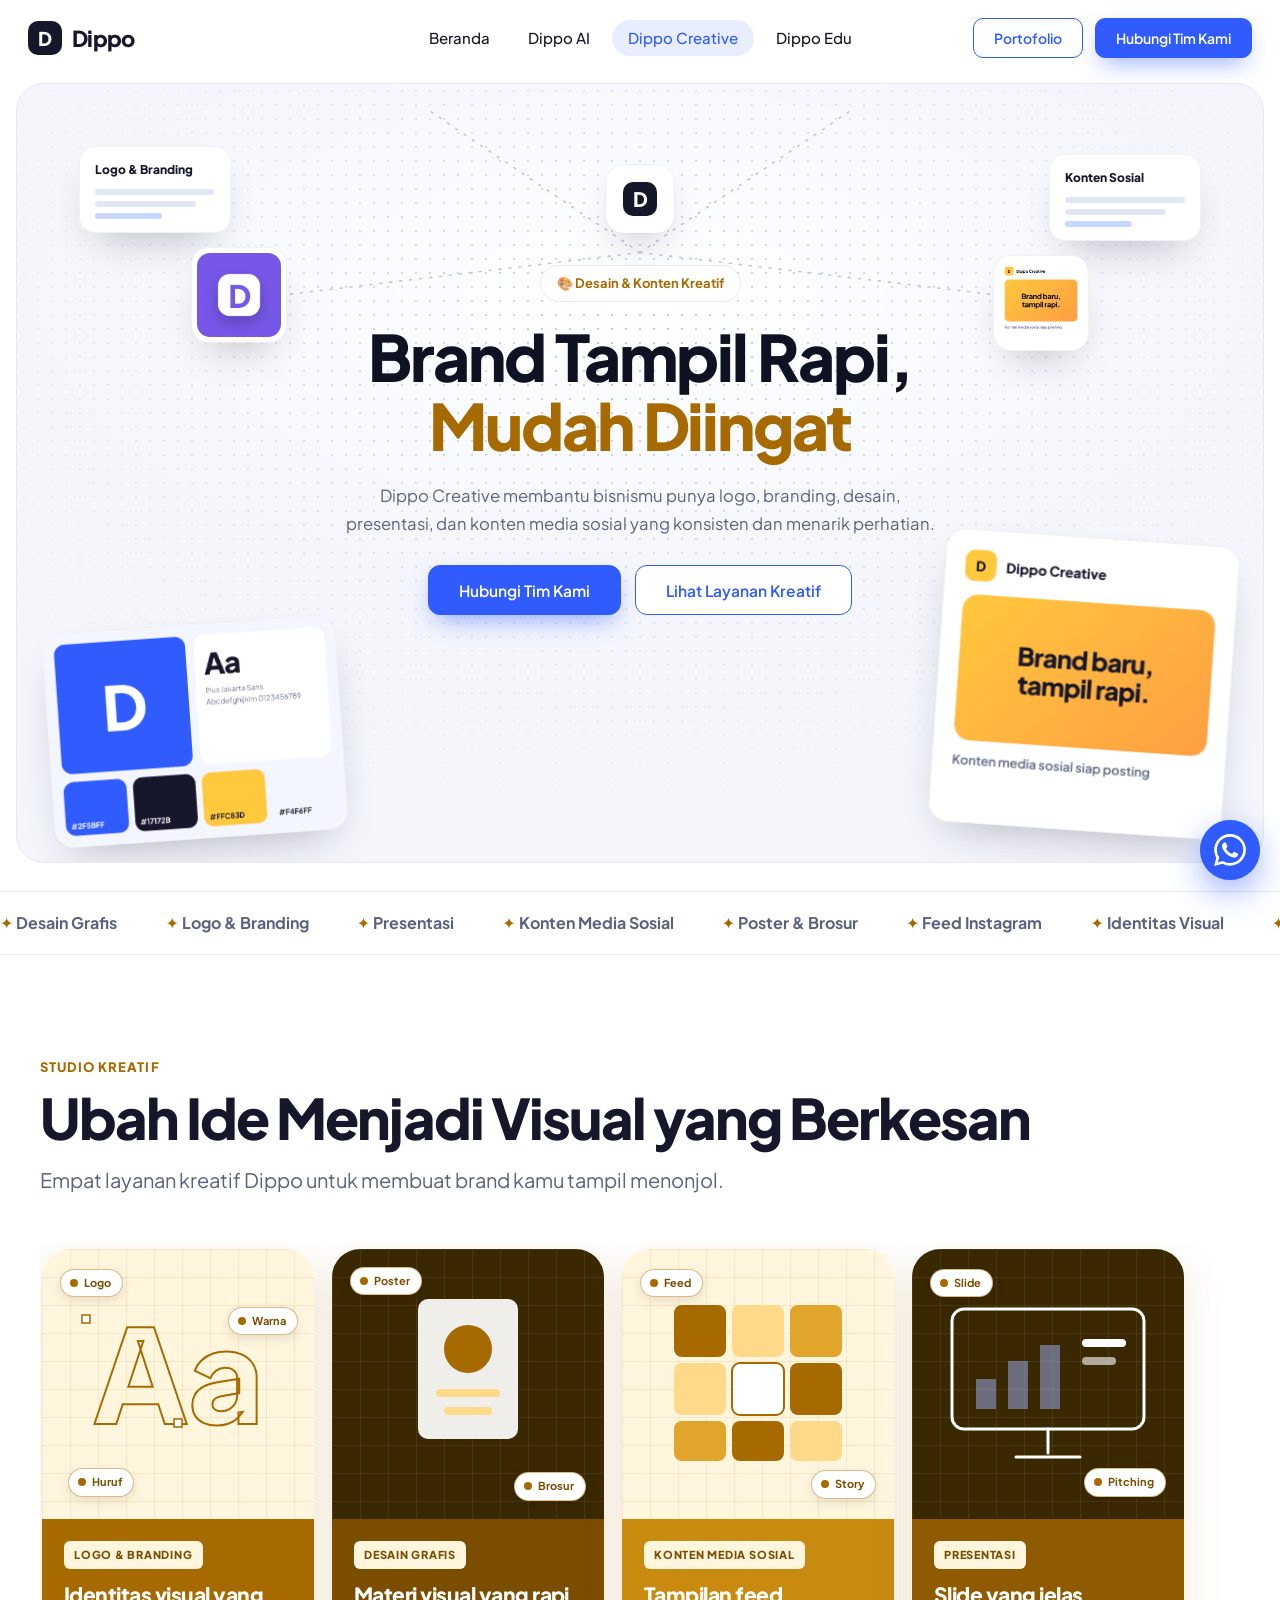
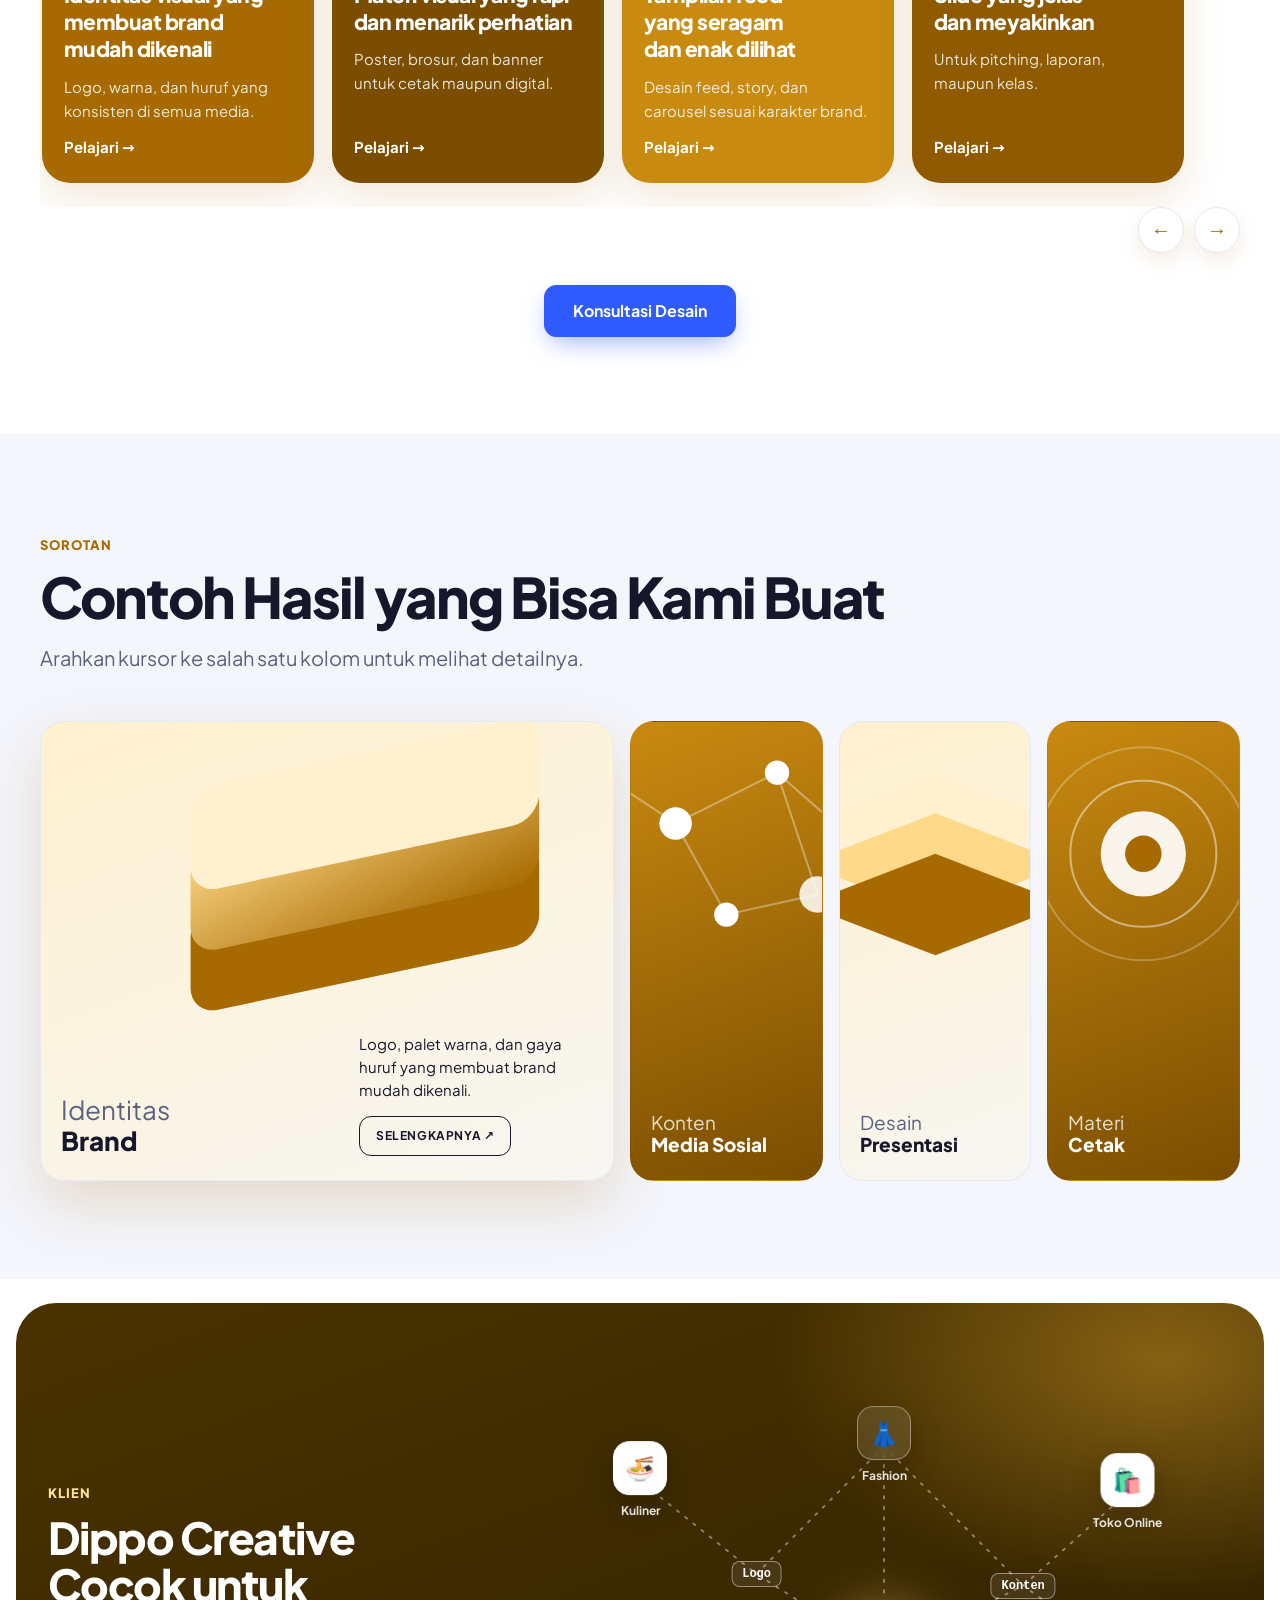
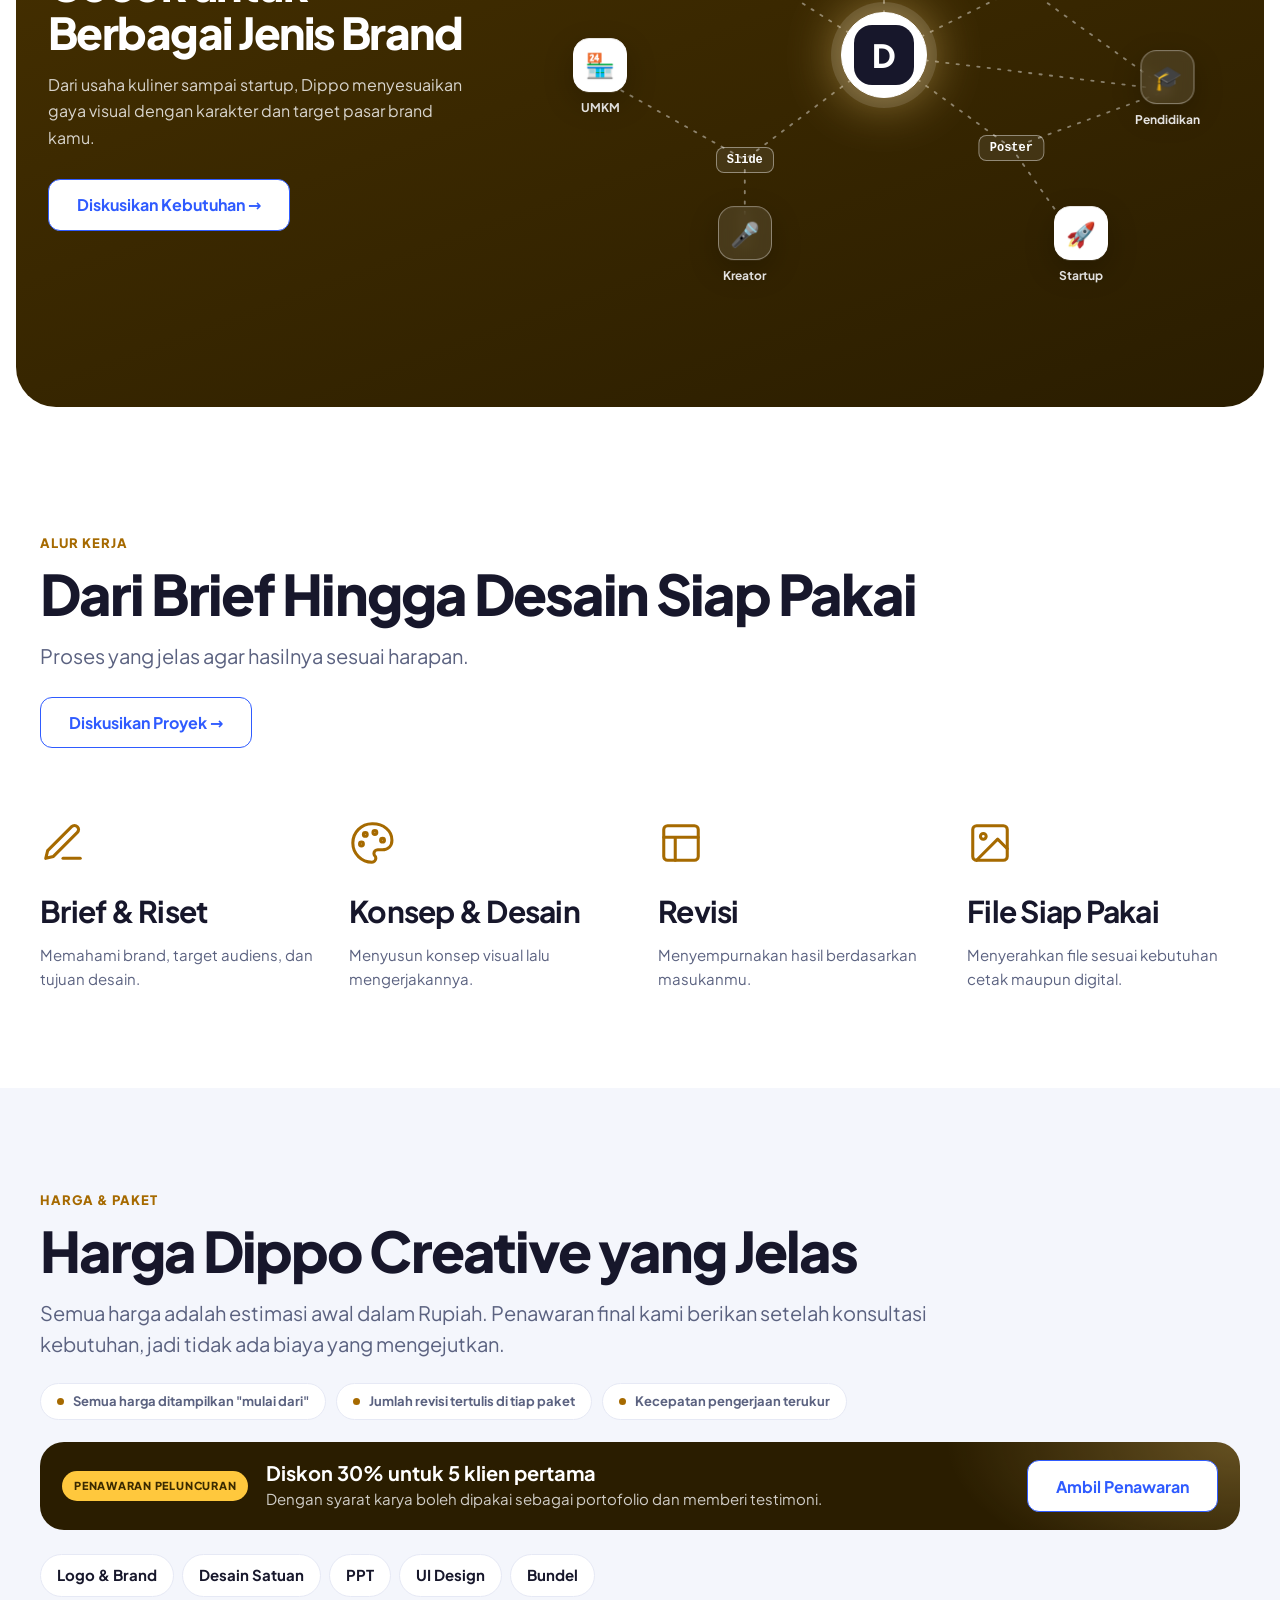
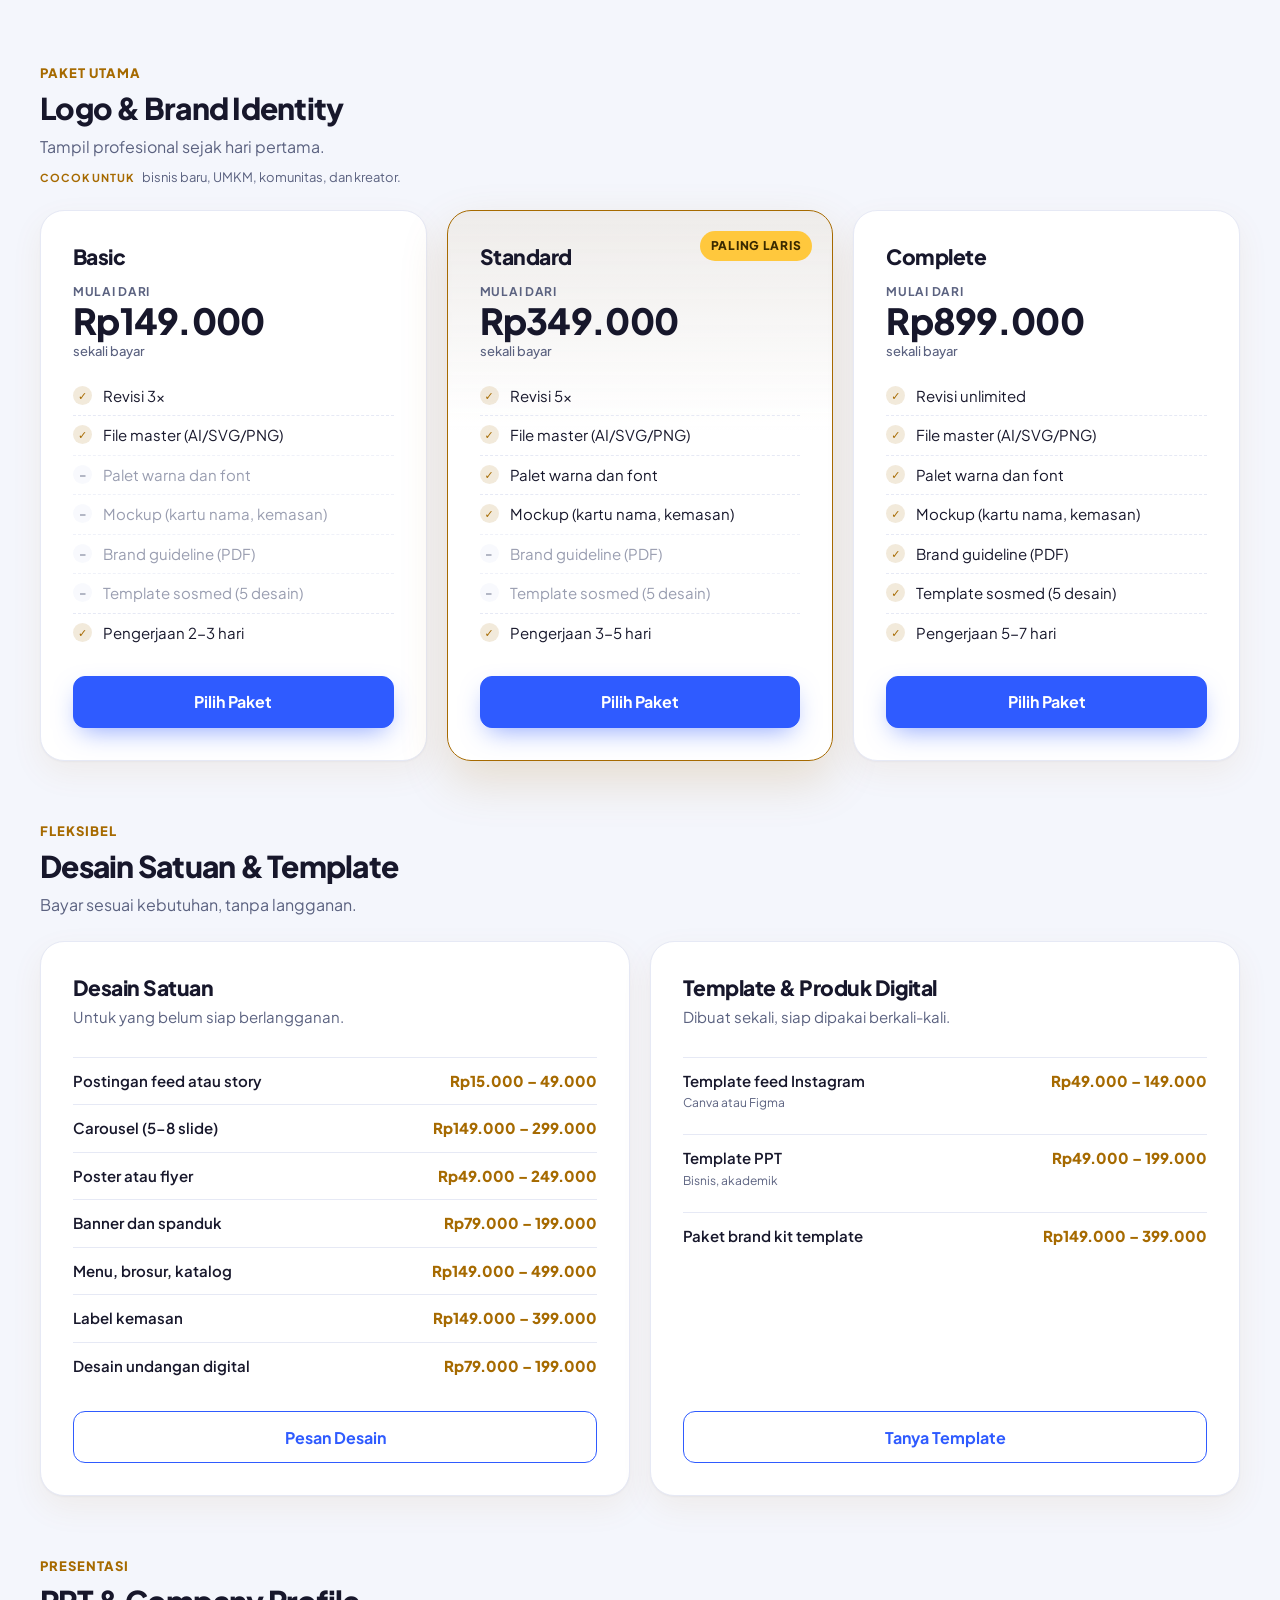
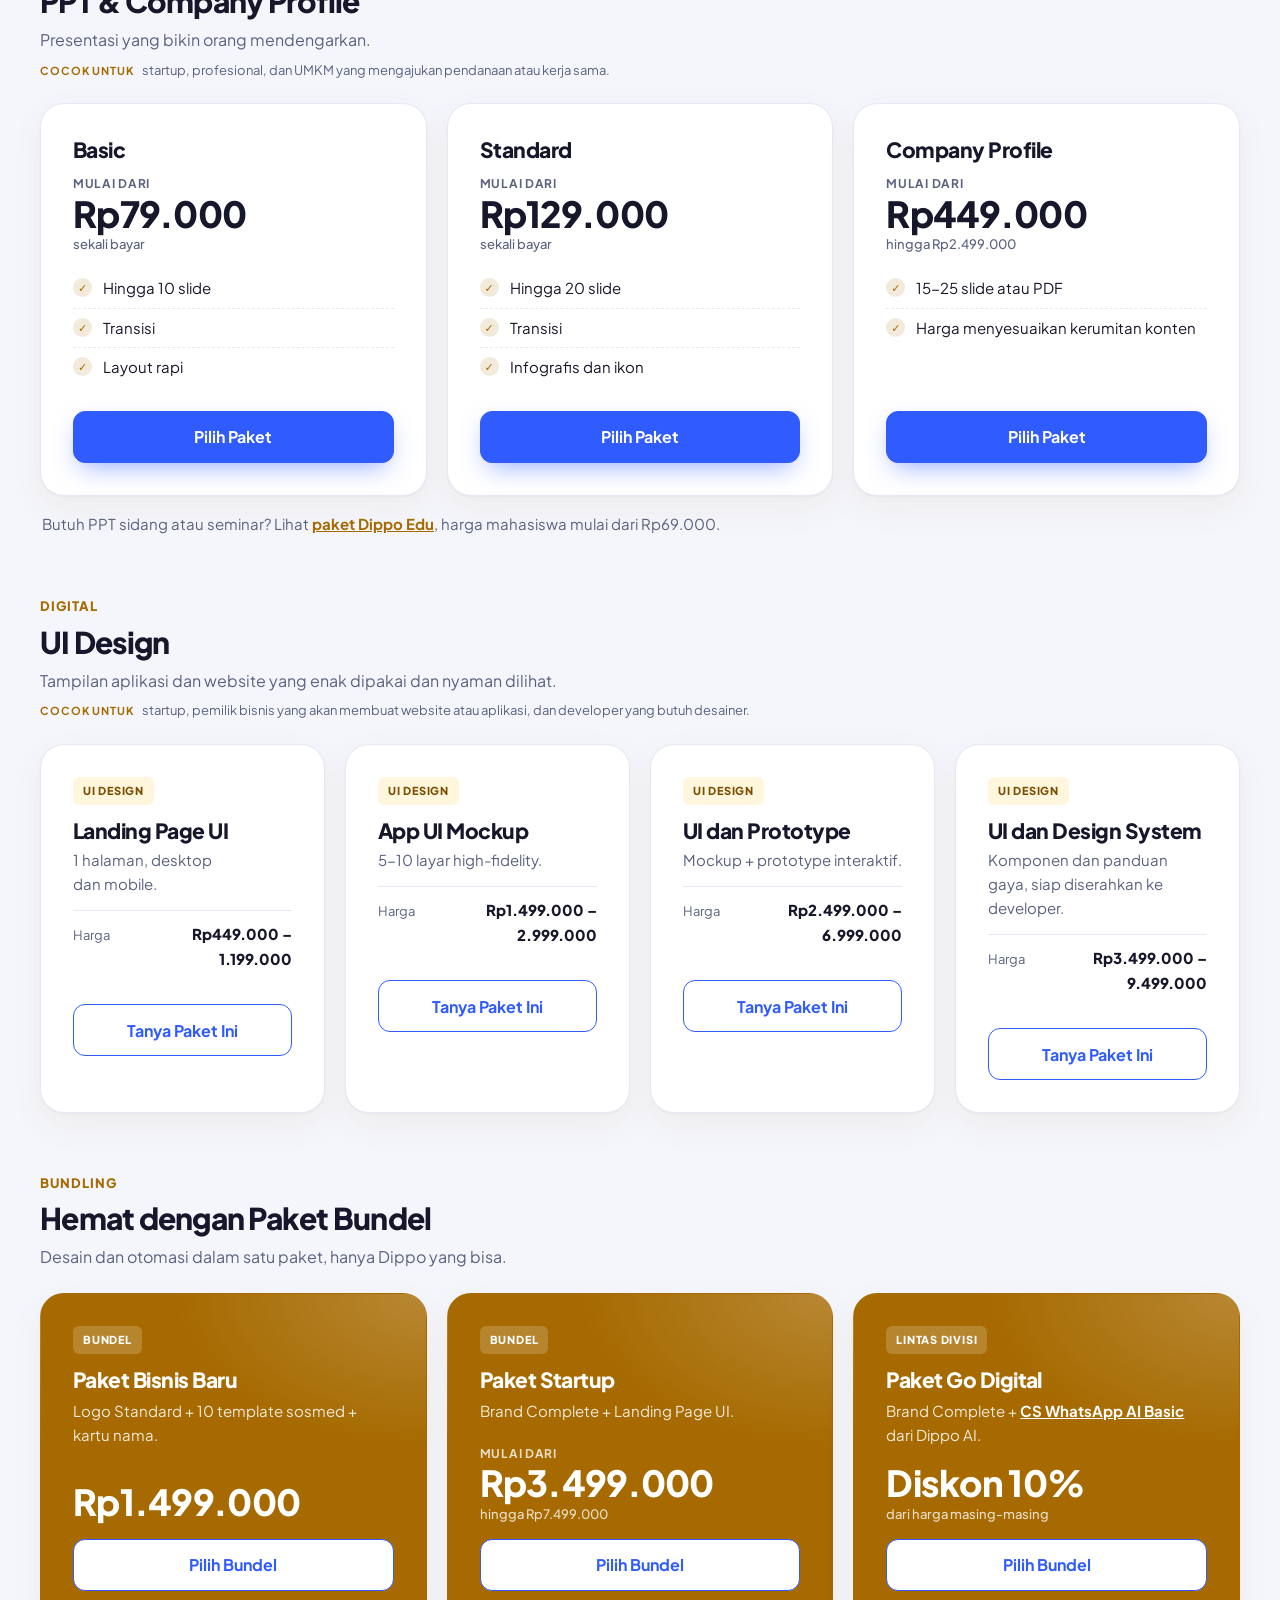
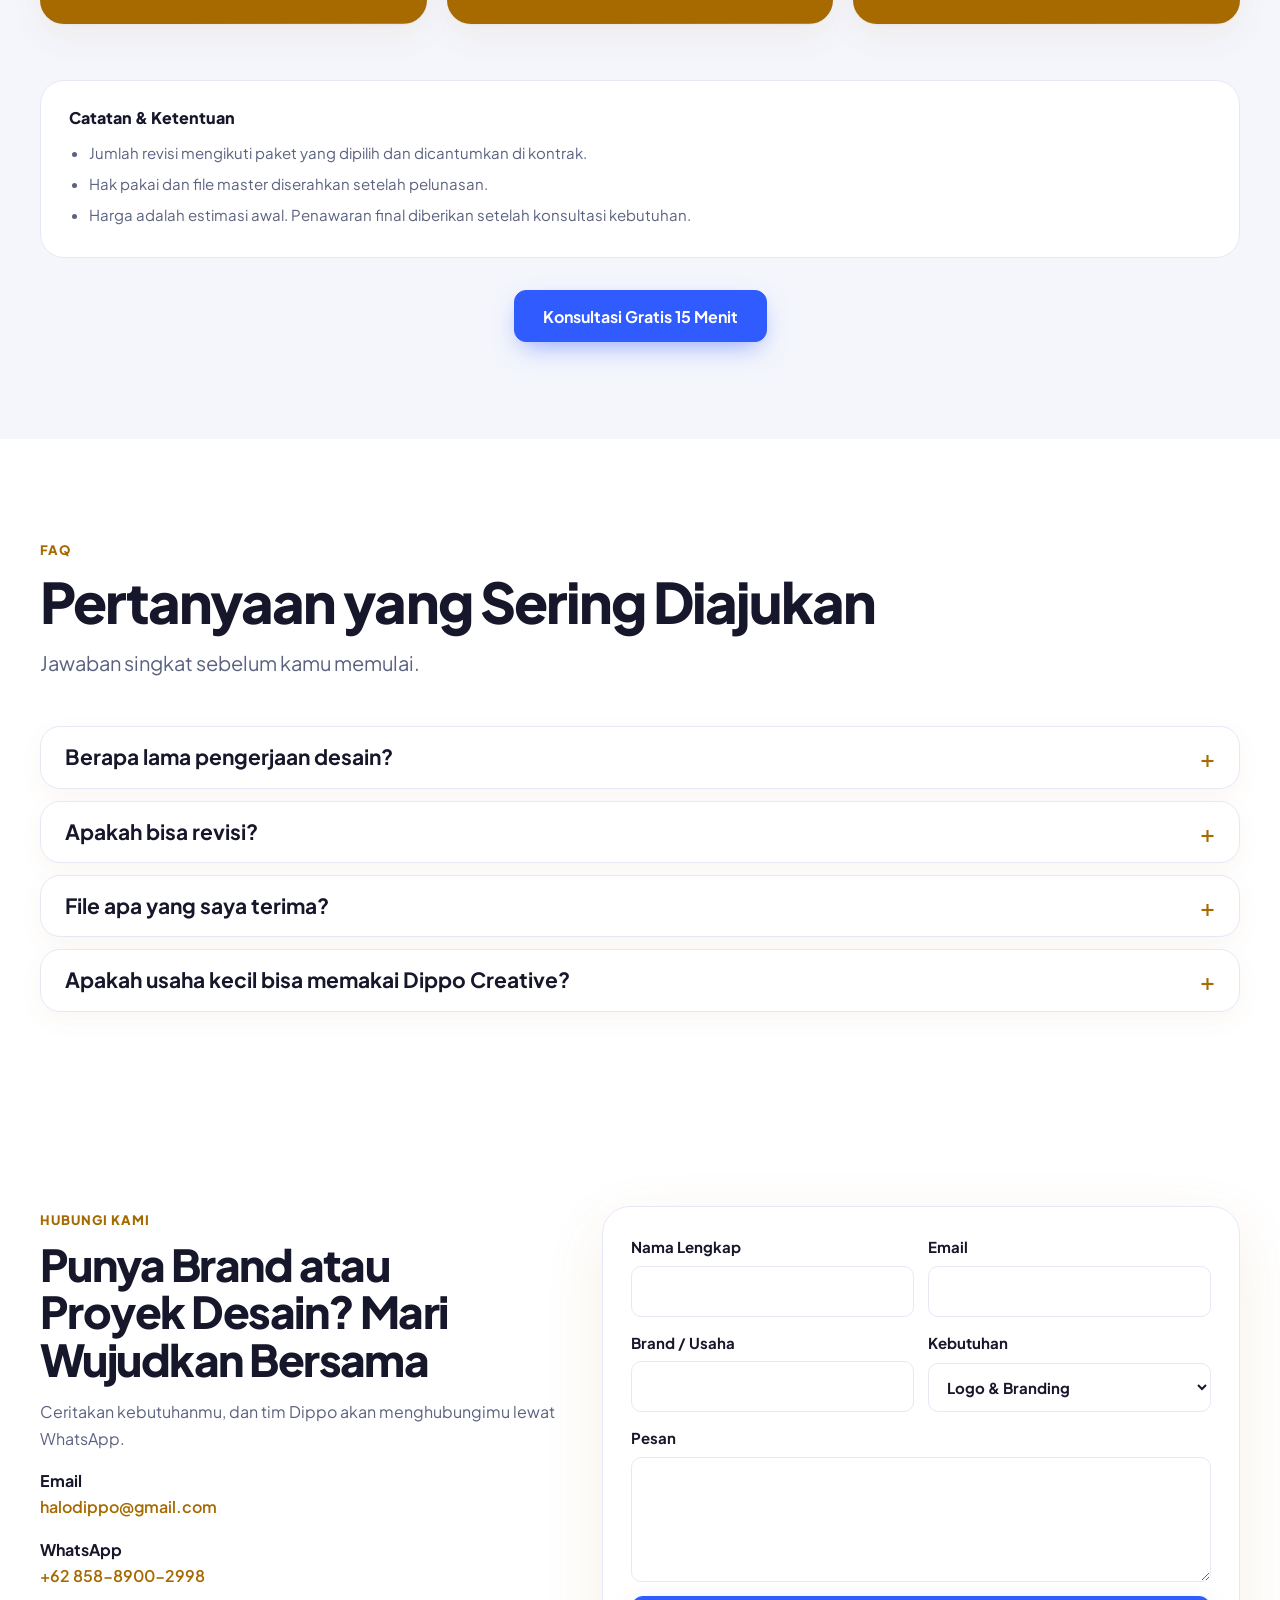
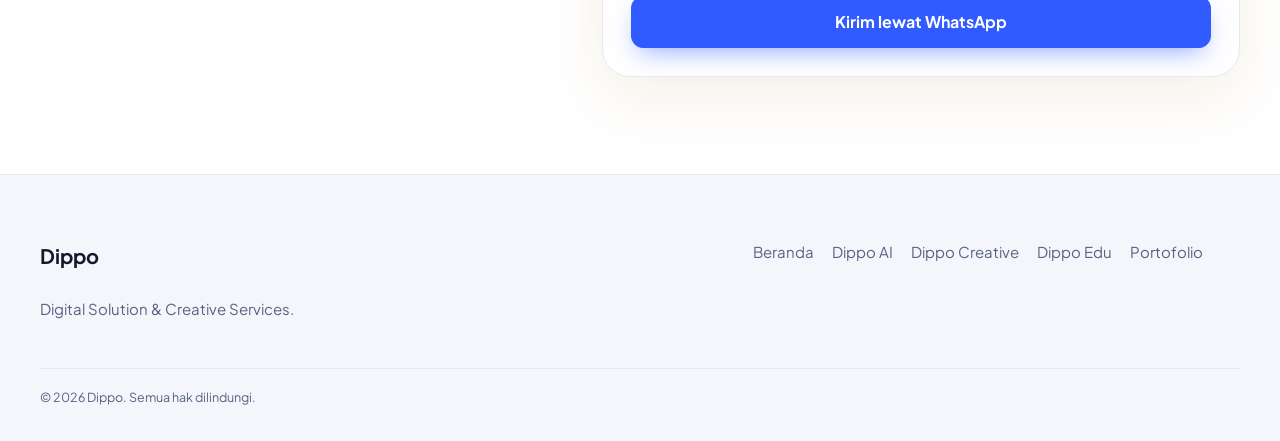
<file: dippo-creative.html>
<!DOCTYPE html>
<html lang="id">
<head>
<meta charset="utf-8">
<meta name="viewport" content="width=device-width, initial-scale=1, viewport-fit=cover">
<title>Dippo Creative – Desain, Logo, dan Branding</title>
<meta name="description" content="Dippo Creative: desain grafis, logo, branding, presentasi, dan konten media sosial.">
<link rel="icon" href="assets/maskot-dippo.png">
<link rel="stylesheet" href="css/fonts.css">
<link rel="stylesheet" href="css/layanan.css">
<link rel="stylesheet" href="css/nav.css"><link rel="stylesheet" href="css/system.css"><link rel="stylesheet" href="css/motion.css"><link rel="stylesheet" href="css/hero.css"><link rel="stylesheet" href="css/pages.css">
</head>
<body class="t-creative">
<main>
<section class="rh rp" id="beranda">
  <div class="rh-frame">
    <div class="rh-dots" aria-hidden="true"></div>
    <svg class="rh-lines" viewBox="0 0 1000 600" preserveAspectRatio="none" aria-hidden="true"><path d="M500 130 L330 20 M500 130 L670 20 M500 130 L150 170 M500 130 L850 170" vector-effect="non-scaling-stroke"/></svg>
    <div class="rh-center">
      <div class="rh-mark" aria-hidden="true"><b>D</b></div>
      <span class="rp-tag">🎨 Desain &amp; Konten Kreatif</span>
      <h1><span>Brand Tampil Rapi,</span> <span class="b">Mudah Diingat</span></h1>
      <p class="rh-lead">Dippo Creative membantu bisnismu punya logo, branding, desain, presentasi, dan konten media sosial yang konsisten dan menarik perhatian.</p>
      <div class="rh-cta"><a class="rb primary" href="#kontak">Hubungi Tim Kami</a><a class="rb ghost" href="#implementasi-ai">Lihat Layanan Kreatif</a></div>
    </div>
    <div class="fc lbl a1"><div class="fc-in"><b>Logo &amp; Branding</b><i></i><i></i><i></i></div></div>
    <div class="fc thm a2"><div class="fc-in"><img src="assets/hero/gambar-6.png" alt=""></div></div>
    <div class="fc lbl a3"><div class="fc-in"><b>Konten Sosial</b><i></i><i></i><i></i></div></div>
    <div class="fc thm a4"><div class="fc-in"><img src="assets/hero/gambar-7.png" alt=""></div></div>
    <div class="fc big a5" style="--rot:-4deg"><div class="fc-in"><img src="assets/hero/gambar-3.png" alt=""></div></div>
    <div class="fc big a7" style="--rot:4deg"><div class="fc-in"><img src="assets/hero/gambar-7.png" alt=""></div></div>
  </div>
</section>

<div class="ticker"><div><span>Desain Grafis</span><span>Logo &amp; Branding</span><span>Presentasi</span><span>Konten Media Sosial</span><span>Poster &amp; Brosur</span><span>Feed Instagram</span><span>Identitas Visual</span><span>Desain Grafis</span><span>Logo &amp; Branding</span><span>Presentasi</span><span>Konten Media Sosial</span><span>Poster &amp; Brosur</span><span>Feed Instagram</span><span>Identitas Visual</span></div></div>
<section id="implementasi-ai"><div class="wrap">
<span class="eyebrow">Studio Kreatif</span>
<h2>Ubah Ide Menjadi Visual yang Berkesan</h2>
<p class="sub">Empat layanan kreatif Dippo untuk membuat brand kamu tampil menonjol.</p>
<div class="car" id="car">
<article class="ac"><div class="av a1"><svg viewBox="0 0 272 270" aria-hidden="true"><text x="136" y="175" text-anchor="middle" font-size="130" font-weight="800" fill="none" stroke="#a66a00" stroke-width="2" font-family="Plus Jakarta Sans,sans-serif">Aa</text><g fill="#fff" stroke="#a66a00" stroke-width="1.5"><rect x="40" y="66" width="8" height="8"/><rect x="224" y="66" width="8" height="8"/><rect x="132" y="170" width="8" height="8"/></g></svg><span class="chipf" style="top:20px;left:18px">Logo</span><span class="chipf" style="top:58px;right:16px">Warna</span><span class="chipf" style="bottom:22px;left:26px">Huruf</span></div><div class="ab b1"><span class="pill">Logo &amp; Branding</span><h3>Identitas visual yang membuat brand mudah dikenali</h3><p>Logo, warna, dan huruf yang konsisten di semua media.</p><a href="#kontak">Pelajari &#8594;</a></div></article>
<article class="ac"><div class="av a2"><svg viewBox="0 0 272 270" aria-hidden="true"><rect x="86" y="50" width="100" height="140" rx="10" fill="#fff" fill-opacity=".92"/><circle cx="136" cy="100" r="24" fill="#a66a00"/><rect x="104" y="140" width="64" height="8" rx="4" fill="#ffd98a"/><rect x="112" y="158" width="48" height="8" rx="4" fill="#ffd98a"/></svg><span class="chipf" style="top:18px;left:18px">Poster</span><span class="chipf" style="bottom:18px;right:18px">Brosur</span></div><div class="ab b2"><span class="pill">Desain Grafis</span><h3>Materi visual yang rapi dan menarik perhatian</h3><p>Poster, brosur, dan banner untuk cetak maupun digital.</p><a href="#kontak">Pelajari &#8594;</a></div></article>
<article class="ac"><div class="av a3"><svg viewBox="0 0 272 270" aria-hidden="true"><g><rect x="52" y="56" width="52" height="52" rx="8" fill="#a66a00"/><rect x="110" y="56" width="52" height="52" rx="8" fill="#ffd98a"/><rect x="168" y="56" width="52" height="52" rx="8" fill="#e0a52a"/><rect x="52" y="114" width="52" height="52" rx="8" fill="#ffd98a"/><rect x="110" y="114" width="52" height="52" rx="8" fill="#fff" stroke="#a66a00" stroke-width="2"/><rect x="168" y="114" width="52" height="52" rx="8" fill="#a66a00"/><rect x="52" y="172" width="52" height="40" rx="8" fill="#e0a52a"/><rect x="110" y="172" width="52" height="40" rx="8" fill="#a66a00"/><rect x="168" y="172" width="52" height="40" rx="8" fill="#ffd98a"/></g></svg><span class="chipf" style="top:20px;left:18px">Feed</span><span class="chipf" style="bottom:20px;right:18px">Story</span></div><div class="ab b3"><span class="pill">Konten Media Sosial</span><h3>Tampilan feed yang seragam dan enak dilihat</h3><p>Desain feed, story, dan carousel sesuai karakter brand.</p><a href="#kontak">Pelajari &#8594;</a></div></article>
<article class="ac"><div class="av a4"><svg viewBox="0 0 272 270" aria-hidden="true"><rect x="40" y="60" width="192" height="120" rx="12" fill="none" stroke="#fff" stroke-width="3"/><g fill="rgba(157,180,255,.5)"><rect x="64" y="130" width="20" height="30"/><rect x="96" y="112" width="20" height="48"/><rect x="128" y="96" width="20" height="64"/></g><rect x="170" y="90" width="44" height="8" rx="4" fill="#fff"/><rect x="170" y="108" width="34" height="8" rx="4" fill="#fff" fill-opacity=".6"/><path d="M136 180v24M104 208h64" stroke="#fff" stroke-width="3" stroke-linecap="round"/></svg><span class="chipf" style="top:20px;left:18px">Slide</span><span class="chipf" style="bottom:22px;right:18px">Pitching</span></div><div class="ab b4"><span class="pill">Presentasi</span><h3>Slide yang jelas dan meyakinkan</h3><p>Untuk pitching, laporan, maupun kelas.</p><a href="#kontak">Pelajari &#8594;</a></div></article>
</div>
<div class="cn"><button type="button" data-d="p" aria-label="Sebelumnya">&#8592;</button><button type="button" data-d="n" aria-label="Berikutnya">&#8594;</button></div>
<div class="cta-center"><a class="btn" href="#kontak">Konsultasi Desain</a></div>
</div></section>

<section class="alt" id="sorotan"><div class="wrap">
<span class="eyebrow">Sorotan</span>
<h2>Contoh Hasil yang Bisa Kami Buat</h2>
<p class="sub">Arahkan kursor ke salah satu kolom untuk melihat detailnya.</p>
<div class="sl">
<div class="sp p1 on" tabindex="0"><svg class="vis" viewBox="0 0 400 280" preserveAspectRatio="xMidYMid slice" aria-hidden="true"><defs><linearGradient id="g1" x1="0" y1="0" x2="1" y2="1"><stop offset="0" stop-color="#ffd98a"/><stop offset="1" stop-color="#a66a00"/></linearGradient></defs><g transform="translate(110 40)"><rect y="130" width="230" height="70" rx="18" fill="#a66a00" transform="skewY(-12)"/><rect y="90" width="230" height="70" rx="18" fill="url(#g1)" transform="skewY(-12)"/><rect y="50" width="230" height="70" rx="18" fill="#fff1cf" transform="skewY(-12)"/></g></svg><div class="t">Identitas<b>Brand</b></div><div class="d"><p>Logo, palet warna, dan gaya huruf yang membuat brand mudah dikenali.</p><a class="sb" href="#kontak">Selengkapnya &#8599;</a></div></div>
<div class="sp p2" tabindex="0"><svg class="vis" viewBox="0 0 400 280" preserveAspectRatio="xMidYMid slice" aria-hidden="true"><path d="M60 40L150 100L250 50L330 120M150 100L200 190L290 170M250 50L290 170" stroke="rgba(255,255,255,.35)" stroke-width="2" fill="none"/><g fill="#fff"><circle cx="60" cy="40" r="12"/><circle cx="150" cy="100" r="16"/><circle cx="250" cy="50" r="12"/><circle cx="330" cy="120" r="14"/><circle cx="200" cy="190" r="12"/><circle cx="290" cy="170" r="18" fill-opacity=".85"/></g></svg><div class="t">Konten<b>Media Sosial</b></div><div class="d"><p>Desain feed, story, dan carousel dengan tampilan yang seragam.</p><a class="sb" href="#kontak">Selengkapnya &#8599;</a></div></div>
<div class="sp p3" tabindex="0"><svg class="vis" viewBox="0 0 400 280" preserveAspectRatio="xMidYMid slice" aria-hidden="true"><g transform="translate(70 30)"><path d="M0 70L130 20L260 70L130 120Z" fill="#fff1cf"/><path d="M0 110L130 60L260 110L130 160Z" fill="#ffd98a"/><path d="M0 150L130 100L260 150L130 200Z" fill="#a66a00"/></g></svg><div class="t">Desain<b>Presentasi</b></div><div class="d"><p>Slide yang jelas, rapi, dan enak dilihat untuk pitching atau kelas.</p><a class="sb" href="#kontak">Selengkapnya &#8599;</a></div></div>
<div class="sp p4" tabindex="0"><svg class="vis" viewBox="0 0 400 280" preserveAspectRatio="xMidYMid slice" aria-hidden="true"><g fill="none" stroke="#fff" stroke-width="2"><circle cx="200" cy="130" r="105" stroke-opacity=".25"/><circle cx="200" cy="130" r="72" stroke-opacity=".45"/></g><circle cx="200" cy="130" r="42" fill="#fff" fill-opacity=".92"/><circle cx="200" cy="130" r="18" fill="#a66a00"/></svg><div class="t">Materi<b>Cetak</b></div><div class="d"><p>Poster, brosur, dan banner siap cetak sesuai ukuran kebutuhan.</p><a class="sb" href="#kontak">Selengkapnya &#8599;</a></div></div>
</div>
</div></section>

<section id="industri"><div class="wrap ind">
<div class="it"><span class="eyebrow">Klien</span><h2>Dippo Creative Cocok untuk Berbagai Jenis Brand</h2><p>Dari usaha kuliner sampai startup, Dippo menyesuaikan gaya visual dengan karakter dan target pasar brand kamu.</p><a class="btn line" href="#kontak">Diskusikan Kebutuhan &#8594;</a></div>
<div class="net"><svg viewBox="0 0 600 440" aria-hidden="true"><path d="M300 220L190 150L90 70M300 220L420 160L510 80M300 220L410 300L470 385M300 220L180 310L55 240M180 310L180 385M300 220L300 40M300 220L545 250M300 40L420 160M545 250L420 160M545 250L410 300M190 150L300 40"/></svg>
<span class="mc" style="left:31.7%;top:34.1%">Logo</span><span class="mc" style="left:70%;top:36.4%">Konten</span><span class="mc" style="left:68.3%;top:68.2%">Poster</span><span class="mc" style="left:30%;top:70.5%">Slide</span>
<div class="nd ctr" style="left:50%;top:50%"><span class="ti"><b class="dm">D</b></span></div>
<div class="nd w" style="left:15%;top:15.9%"><span class="ti">🍜</span><span class="nl">Kuliner</span></div>
<div class="nd " style="left:50%;top:9.1%"><span class="ti">👗</span><span class="nl">Fashion</span></div>
<div class="nd w" style="left:85%;top:18.2%"><span class="ti">🛍️</span><span class="nl">Toko Online</span></div>
<div class="nd " style="left:90.8%;top:56.8%"><span class="ti">🎓</span><span class="nl">Pendidikan</span></div>
<div class="nd w" style="left:78.3%;top:87.5%"><span class="ti">🚀</span><span class="nl">Startup</span></div>
<div class="nd " style="left:30%;top:87.5%"><span class="ti">🎤</span><span class="nl">Kreator</span></div>
<div class="nd w" style="left:9.2%;top:54.5%"><span class="ti">🏪</span><span class="nl">UMKM</span></div>
</div>
</div></section>

<section id="layanan"><div class="wrap">
<span class="eyebrow">Alur Kerja</span>
<h2>Dari Brief Hingga Desain Siap Pakai</h2>
<p class="sub">Proses yang jelas agar hasilnya sesuai harapan.</p>
<a class="btn line" href="#kontak">Diskusikan Proyek &#8594;</a>
<div class="grid">
<div class="card"><div class="ico">✏️</div><h3>Brief &amp; Riset</h3><p>Memahami brand, target audiens, dan tujuan desain.</p></div>
<div class="card"><div class="ico">🎨</div><h3>Konsep &amp; Desain</h3><p>Menyusun konsep visual lalu mengerjakannya.</p></div>
<div class="card"><div class="ico">🔁</div><h3>Revisi</h3><p>Menyempurnakan hasil berdasarkan masukanmu.</p></div>
<div class="card"><div class="ico">📦</div><h3>File Siap Pakai</h3><p>Menyerahkan file sesuai kebutuhan cetak maupun digital.</p></div>
</div>
</div></section>

<section class="alt" id="harga"><div class="wrap">
<span class="eyebrow">Harga &amp; Paket</span>
<h2>Harga Dippo Creative yang Jelas</h2>
<p class="sub">Semua harga adalah estimasi awal dalam Rupiah. Penawaran final kami berikan setelah konsultasi kebutuhan, jadi tidak ada biaya yang mengejutkan.</p>
<ul class="pnote"><li>Semua harga ditampilkan "mulai dari"</li><li>Jumlah revisi tertulis di tiap paket</li><li>Kecepatan pengerjaan terukur</li></ul>
<div class="promo"><span class="pb">Penawaran Peluncuran</span><div><b>Diskon 30% untuk 5 klien pertama</b><span>Dengan syarat karya boleh dipakai sebagai portofolio dan memberi testimoni.</span></div><a class="btn light" href="#kontak" data-paket="Penawaran 5 klien pertama" data-k="">Ambil Penawaran</a></div>
<div class="pjump" role="navigation" aria-label="Lompat ke produk"><a href="#p-logo">Logo & Brand</a><a href="#p-satuan">Desain Satuan</a><a href="#p-ppt">PPT</a><a href="#p-ui">UI Design</a><a href="#p-bundel">Bundel</a></div>
<div class="pg" id="p-logo"><div class="ph"><span class="eyebrow">Paket Utama</span><h3>Logo &amp; Brand Identity</h3><p>Tampil profesional sejak hari pertama.</p><p class="fit"><b>Cocok untuk</b> bisnis baru, UMKM, komunitas, dan kreator.</p></div><div class="tiers"><div class="card plan"><h3>Basic</h3><div class="pr"><span class="fr">mulai dari</span>Rp149.000<small>sekali bayar</small></div><ul class="fl">
<li class="y">Revisi 3x</li>
<li class="y">File master (AI/SVG/PNG)</li>
<li class="n">Palet warna dan font</li>
<li class="n">Mockup (kartu nama, kemasan)</li>
<li class="n">Brand guideline (PDF)</li>
<li class="n">Template sosmed (5 desain)</li>
<li class="y">Pengerjaan 2-3 hari</li>
</ul><a class="btn" href="#kontak" data-paket="Logo Basic" data-k="Logo &amp; Branding">Pilih Paket</a></div><div class="card plan pop"><span class="badge">Paling Laris</span><h3>Standard</h3><div class="pr"><span class="fr">mulai dari</span>Rp349.000<small>sekali bayar</small></div><ul class="fl">
<li class="y">Revisi 5x</li>
<li class="y">File master (AI/SVG/PNG)</li>
<li class="y">Palet warna dan font</li>
<li class="y">Mockup (kartu nama, kemasan)</li>
<li class="n">Brand guideline (PDF)</li>
<li class="n">Template sosmed (5 desain)</li>
<li class="y">Pengerjaan 3-5 hari</li>
</ul><a class="btn" href="#kontak" data-paket="Logo Standard" data-k="Logo &amp; Branding">Pilih Paket</a></div><div class="card plan"><h3>Complete</h3><div class="pr"><span class="fr">mulai dari</span>Rp899.000<small>sekali bayar</small></div><ul class="fl">
<li class="y">Revisi unlimited</li>
<li class="y">File master (AI/SVG/PNG)</li>
<li class="y">Palet warna dan font</li>
<li class="y">Mockup (kartu nama, kemasan)</li>
<li class="y">Brand guideline (PDF)</li>
<li class="y">Template sosmed (5 desain)</li>
<li class="y">Pengerjaan 5-7 hari</li>
</ul><a class="btn" href="#kontak" data-paket="Logo Complete" data-k="Logo &amp; Branding">Pilih Paket</a></div></div></div>
<div class="pg" id="p-satuan"><div class="ph"><span class="eyebrow">Fleksibel</span><h3>Desain Satuan &amp; Template</h3><p>Bayar sesuai kebutuhan, tanpa langganan.</p></div><div class="pcards two"><div class="card pt"><h3>Desain Satuan</h3><p class="tg">Untuk yang belum siap berlangganan.</p><ul class="pl"><li><span class="pn">Postingan feed atau story</span><span class="pv">Rp15.000 – 49.000</span></li><li><span class="pn">Carousel (5-8 slide)</span><span class="pv">Rp149.000 – 299.000</span></li><li><span class="pn">Poster atau flyer</span><span class="pv">Rp49.000 – 249.000</span></li><li><span class="pn">Banner dan spanduk</span><span class="pv">Rp79.000 – 199.000</span></li><li><span class="pn">Menu, brosur, katalog</span><span class="pv">Rp149.000 – 499.000</span></li><li><span class="pn">Label kemasan</span><span class="pv">Rp149.000 – 399.000</span></li><li><span class="pn">Desain undangan digital</span><span class="pv">Rp79.000 – 199.000</span></li></ul><a class="btn line" href="#kontak" data-paket="Desain Satuan" data-k="Desain Grafis">Pesan Desain</a></div><div class="card pt"><h3>Template &amp; Produk Digital</h3><p class="tg">Dibuat sekali, siap dipakai berkali-kali.</p><ul class="pl"><li><span class="pn">Template feed Instagram<small>Canva atau Figma</small></span><span class="pv">Rp49.000 – 149.000</span></li><li><span class="pn">Template PPT<small>Bisnis, akademik</small></span><span class="pv">Rp49.000 – 199.000</span></li><li><span class="pn">Paket brand kit template</span><span class="pv">Rp149.000 – 399.000</span></li></ul><a class="btn line" href="#kontak" data-paket="Template &amp; Produk Digital" data-k="Desain Grafis">Tanya Template</a></div></div></div>
<div class="pg" id="p-ppt"><div class="ph"><span class="eyebrow">Presentasi</span><h3>PPT &amp; Company Profile</h3><p>Presentasi yang bikin orang mendengarkan.</p><p class="fit"><b>Cocok untuk</b> startup, profesional, dan UMKM yang mengajukan pendanaan atau kerja sama.</p></div><div class="tiers"><div class="card plan"><h3>Basic</h3><div class="pr"><span class="fr">mulai dari</span>Rp79.000<small>sekali bayar</small></div><ul class="fl">
<li class="y">Hingga 10 slide</li>
<li class="y">Transisi</li>
<li class="y">Layout rapi</li>
</ul><a class="btn" href="#kontak" data-paket="PPT Basic" data-k="Presentasi">Pilih Paket</a></div><div class="card plan"><h3>Standard</h3><div class="pr"><span class="fr">mulai dari</span>Rp129.000<small>sekali bayar</small></div><ul class="fl">
<li class="y">Hingga 20 slide</li>
<li class="y">Transisi</li>
<li class="y">Infografis dan ikon</li>
</ul><a class="btn" href="#kontak" data-paket="PPT Standard" data-k="Presentasi">Pilih Paket</a></div><div class="card plan"><h3>Company Profile</h3><div class="pr"><span class="fr">mulai dari</span>Rp449.000<small>hingga Rp2.499.000</small></div><ul class="fl">
<li class="y">15-25 slide atau PDF</li>
<li class="y">Harga menyesuaikan kerumitan konten</li>
</ul><a class="btn" href="#kontak" data-paket="Company Profile" data-k="Presentasi">Pilih Paket</a></div></div><p class="pfoot">Butuh PPT sidang atau seminar? Lihat <a href="dippo-edu.html#harga">paket Dippo Edu</a>, harga mahasiswa mulai dari Rp69.000.</p></div>
<div class="pg" id="p-ui"><div class="ph"><span class="eyebrow">Digital</span><h3>UI Design</h3><p>Tampilan aplikasi dan website yang enak dipakai dan nyaman dilihat.</p><p class="fit"><b>Cocok untuk</b> startup, pemilik bisnis yang akan membuat website atau aplikasi, dan developer yang butuh desainer.</p></div><div class="pcards four"><div class="card pc"><span class="pill">UI Design</span><h3>Landing Page UI</h3><p class="tg">1 halaman, desktop dan mobile.</p><dl class="rows"><div><dt>Harga</dt><dd>Rp449.000 – 1.199.000</dd></div></dl><a class="btn line" href="#kontak" data-paket="Landing Page UI" data-k="Desain Grafis">Tanya Paket Ini</a></div><div class="card pc"><span class="pill">UI Design</span><h3>App UI Mockup</h3><p class="tg">5-10 layar high-fidelity.</p><dl class="rows"><div><dt>Harga</dt><dd>Rp1.499.000 – 2.999.000</dd></div></dl><a class="btn line" href="#kontak" data-paket="App UI Mockup" data-k="Desain Grafis">Tanya Paket Ini</a></div><div class="card pc"><span class="pill">UI Design</span><h3>UI dan Prototype</h3><p class="tg">Mockup + prototype interaktif.</p><dl class="rows"><div><dt>Harga</dt><dd>Rp2.499.000 – 6.999.000</dd></div></dl><a class="btn line" href="#kontak" data-paket="UI dan Prototype" data-k="Desain Grafis">Tanya Paket Ini</a></div><div class="card pc"><span class="pill">UI Design</span><h3>UI dan Design System</h3><p class="tg">Komponen dan panduan gaya, siap diserahkan ke developer.</p><dl class="rows"><div><dt>Harga</dt><dd>Rp3.499.000 – 9.499.000</dd></div></dl><a class="btn line" href="#kontak" data-paket="UI dan Design System" data-k="Desain Grafis">Tanya Paket Ini</a></div></div></div>
<div class="pg" id="p-bundel"><div class="ph"><span class="eyebrow">Bundling</span><h3>Hemat dengan Paket Bundel</h3><p>Desain dan otomasi dalam satu paket, hanya Dippo yang bisa.</p></div><div class="pcards bund"><div class="card bd"><span class="pill">Bundel</span><h3>Paket Bisnis Baru</h3><p>Logo Standard + 10 template sosmed + kartu nama.</p><div class="pr">Rp1.499.000</div><a class="btn light" href="#kontak" data-paket="Paket Bisnis Baru" data-k="Logo &amp; Branding">Pilih Bundel</a></div><div class="card bd"><span class="pill">Bundel</span><h3>Paket Startup</h3><p>Brand Complete + Landing Page UI.</p><div class="pr"><span class="fr">mulai dari</span>Rp3.499.000<small>hingga Rp7.499.000</small></div><a class="btn light" href="#kontak" data-paket="Paket Startup" data-k="Logo &amp; Branding">Pilih Bundel</a></div><div class="card bd"><span class="pill">Lintas Divisi</span><h3>Paket Go Digital</h3><p>Brand Complete + <a href="dippo-ai.html#p-cs">CS WhatsApp AI Basic</a> dari Dippo AI.</p><div class="pr">Diskon 10%<small>dari harga masing-masing</small></div><a class="btn light" href="#kontak" data-paket="Paket Go Digital" data-k="Konsultasi">Pilih Bundel</a></div></div></div>
<div class="pterms"><h4>Catatan &amp; Ketentuan</h4><ul><li>Jumlah revisi mengikuti paket yang dipilih dan dicantumkan di kontrak.</li><li>Hak pakai dan file master diserahkan setelah pelunasan.</li><li>Harga adalah estimasi awal. Penawaran final diberikan setelah konsultasi kebutuhan.</li></ul></div>
<div class="cta-center"><a class="btn" href="#kontak" data-paket="Konsultasi gratis 15 menit" data-k="">Konsultasi Gratis 15 Menit</a></div>
</div></section>

<section id="faq"><div class="wrap">
<span class="eyebrow">FAQ</span>
<h2>Pertanyaan yang Sering Diajukan</h2>
<p class="sub">Jawaban singkat sebelum kamu memulai.</p>
<div class="faq">
<details><summary>Berapa lama pengerjaan desain?</summary><p>Tergantung jenis dan jumlah desain. Setelah diskusi awal, kami beri estimasi waktu yang jelas.</p></details><details><summary>Apakah bisa revisi?</summary><p>Bisa. Aturan revisi dibahas sejak awal dan mengikuti paket yang kamu pilih.</p></details><details><summary>File apa yang saya terima?</summary><p>Format file disesuaikan kebutuhan, misalnya untuk cetak atau media sosial.</p></details><details><summary>Apakah usaha kecil bisa memakai Dippo Creative?</summary><p>Bisa. Kami menyesuaikan layanan dengan skala dan anggaran.</p></details>
</div></div></section>

<section id="kontak"><div class="wrap contact">
<div class="info">
<span class="eyebrow">Hubungi Kami</span>
<h2>Punya Brand atau Proyek Desain? Mari Wujudkan Bersama</h2>
<p>Ceritakan kebutuhanmu, dan tim Dippo akan menghubungimu lewat WhatsApp.</p>
<p><b>Email</b><a data-email href="mailto:halodippo@gmail.com">halodippo@gmail.com</a></p>
<p><b>WhatsApp</b><a data-wa data-nomor href="https://wa.me/6285889002998" target="_blank" rel="noopener">+62 858-8900-2998</a></p>
</div>
<form id="f" data-jasa="Dippo Creative">
<div class="two"><label>Nama Lengkap<input name="n" required></label><label>Email<input name="e" type="email"></label></div>
<div class="two"><label>Brand / Usaha<input name="c"></label>
<label>Kebutuhan<select name="k"><option>Logo &amp; Branding</option><option>Desain Grafis</option><option>Presentasi</option><option>Konten Media Sosial</option><option>Konsultasi</option></select></label></div>
<label>Pesan<textarea name="m" rows="4"></textarea></label>
<button class="btn" type="submit">Kirim lewat WhatsApp</button>
</form>
</div></section>
</main>
<footer><div class="wrap">
<div><b style="color:var(--text);font-size:20px">Dippo</b><p>Digital Solution &amp; Creative Services.</p></div>
<div><a href="index.html">Beranda</a><a href="dippo-ai.html">Dippo AI</a><a href="dippo-creative.html">Dippo Creative</a><a href="dippo-edu.html">Dippo Edu</a><a href="portofolio.html">Portofolio</a></div>
<small>© 2026 Dippo. Semua hak dilindungi.</small>
</div></footer>

<script src="js/shared.js"></script>
<script src="js/layanan.js"></script>
<script src="js/motion.js"></script>
<script src="js/float.js"></script>
</body>
</html>
</file>
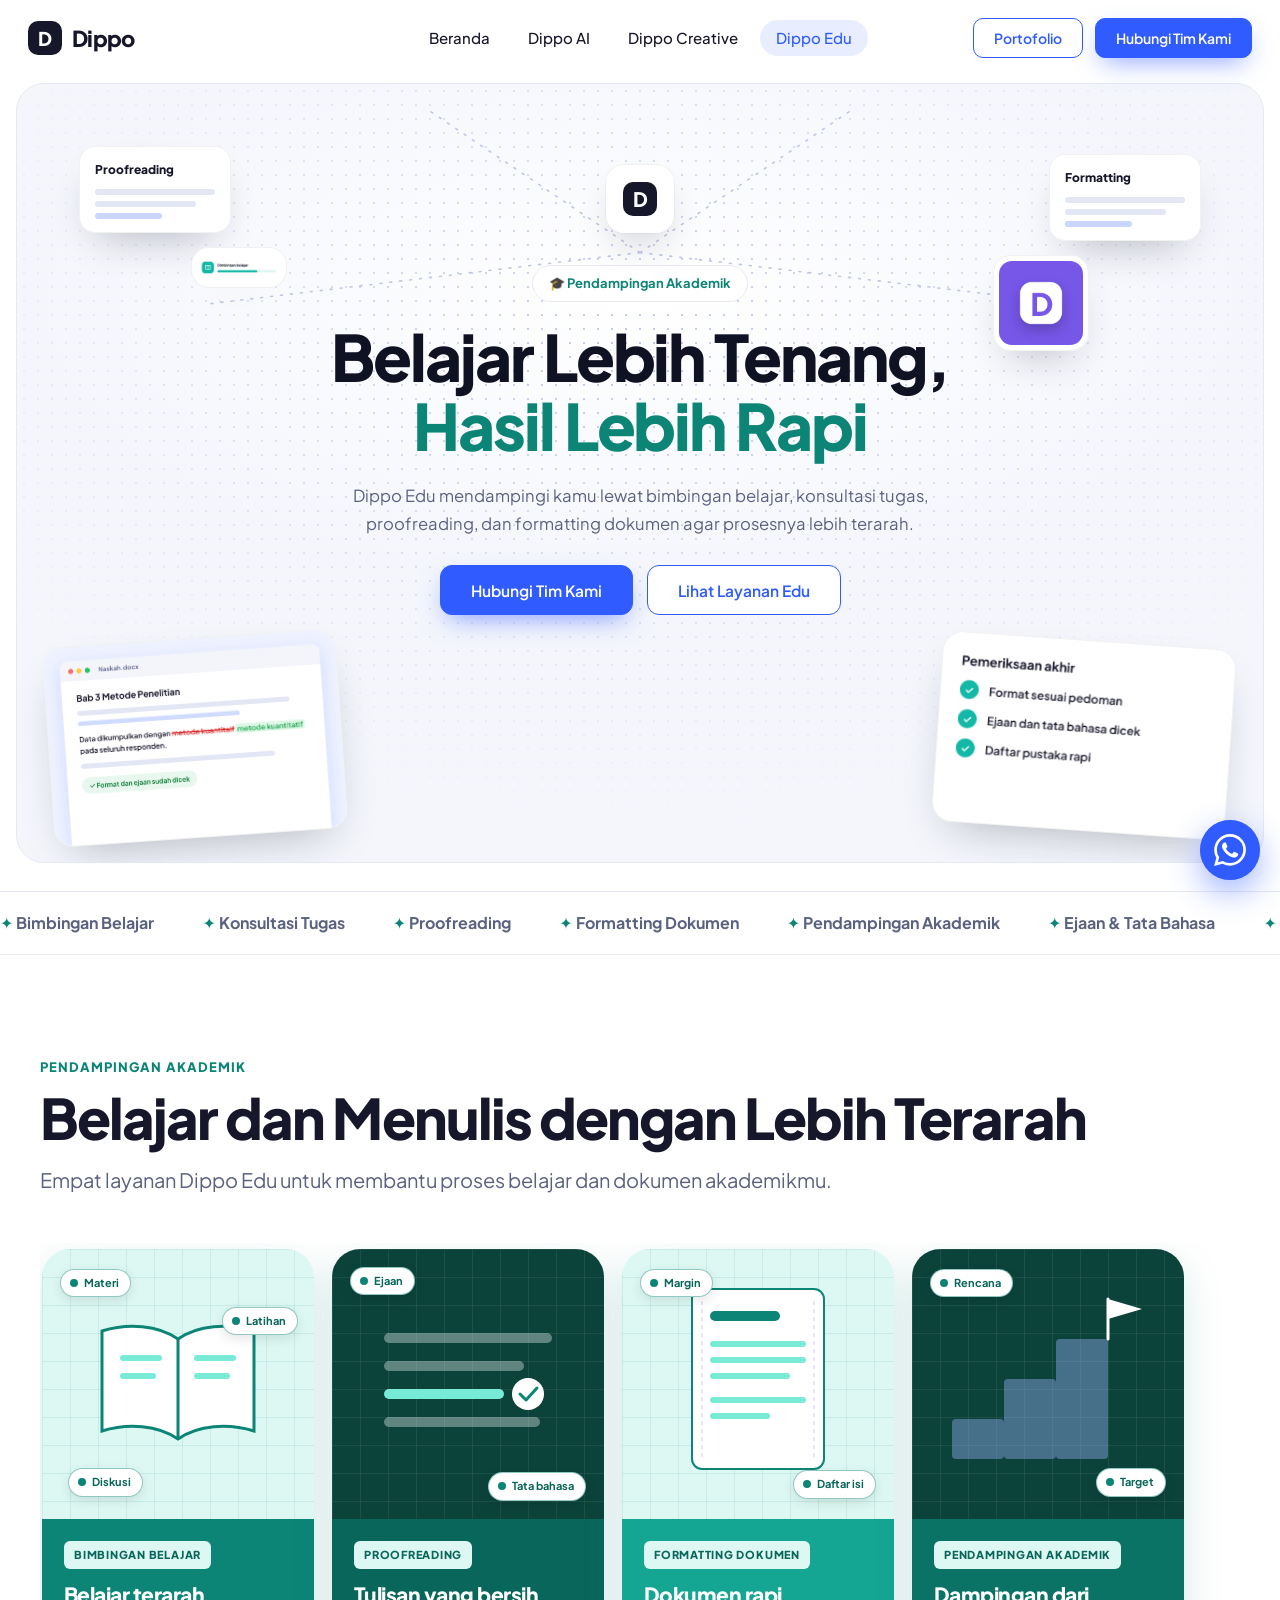
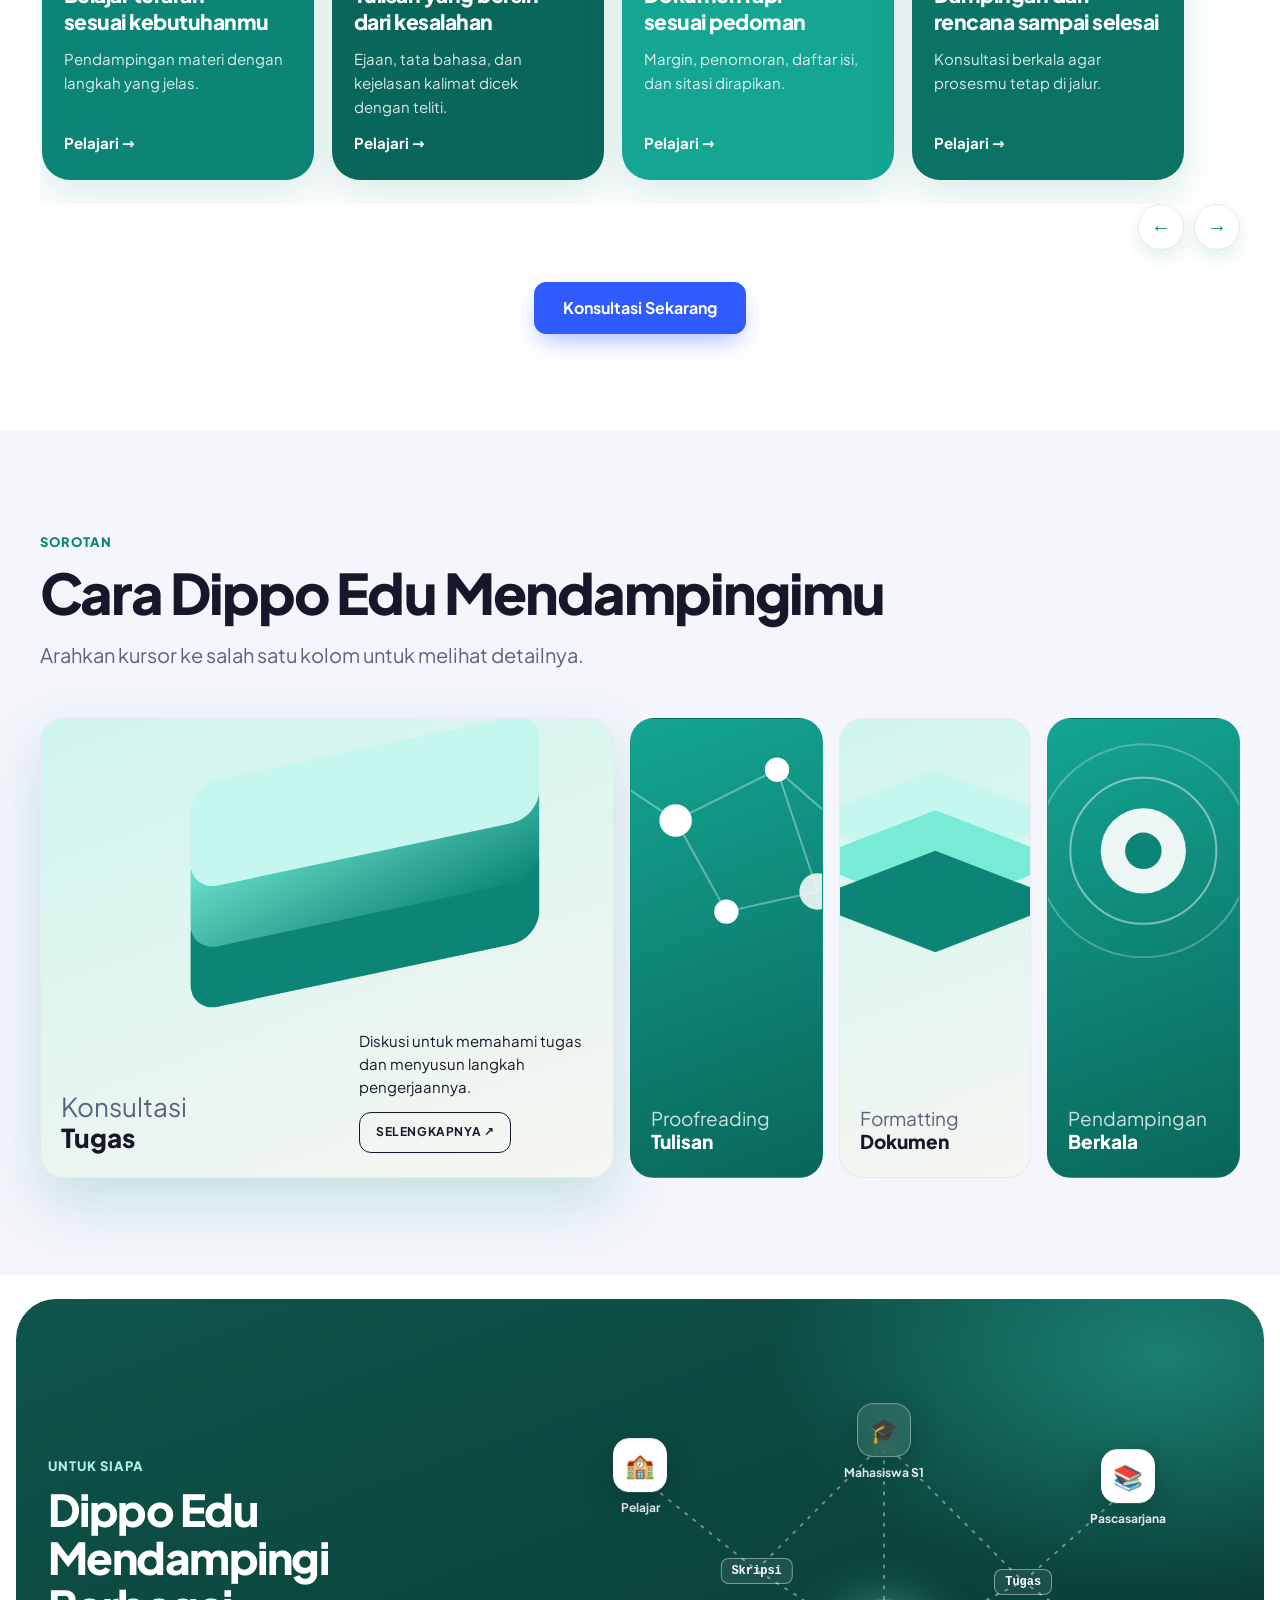
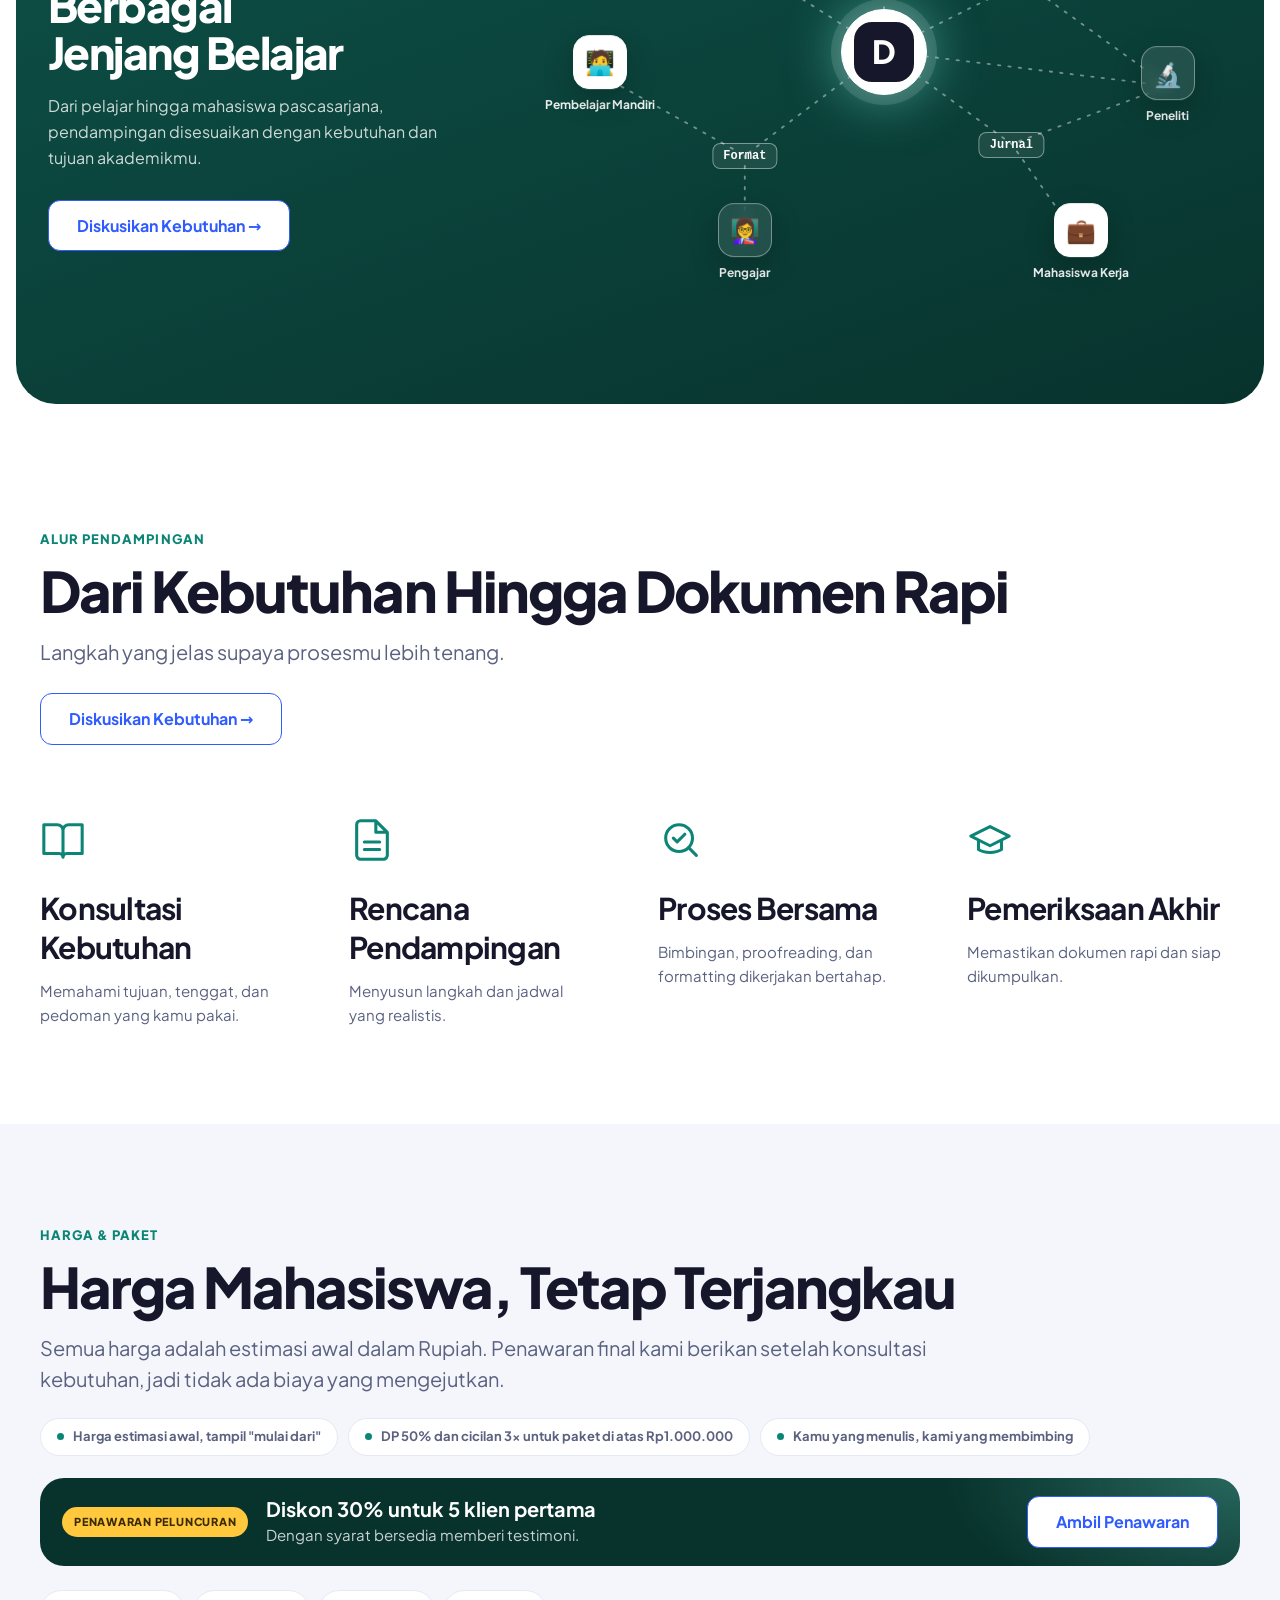
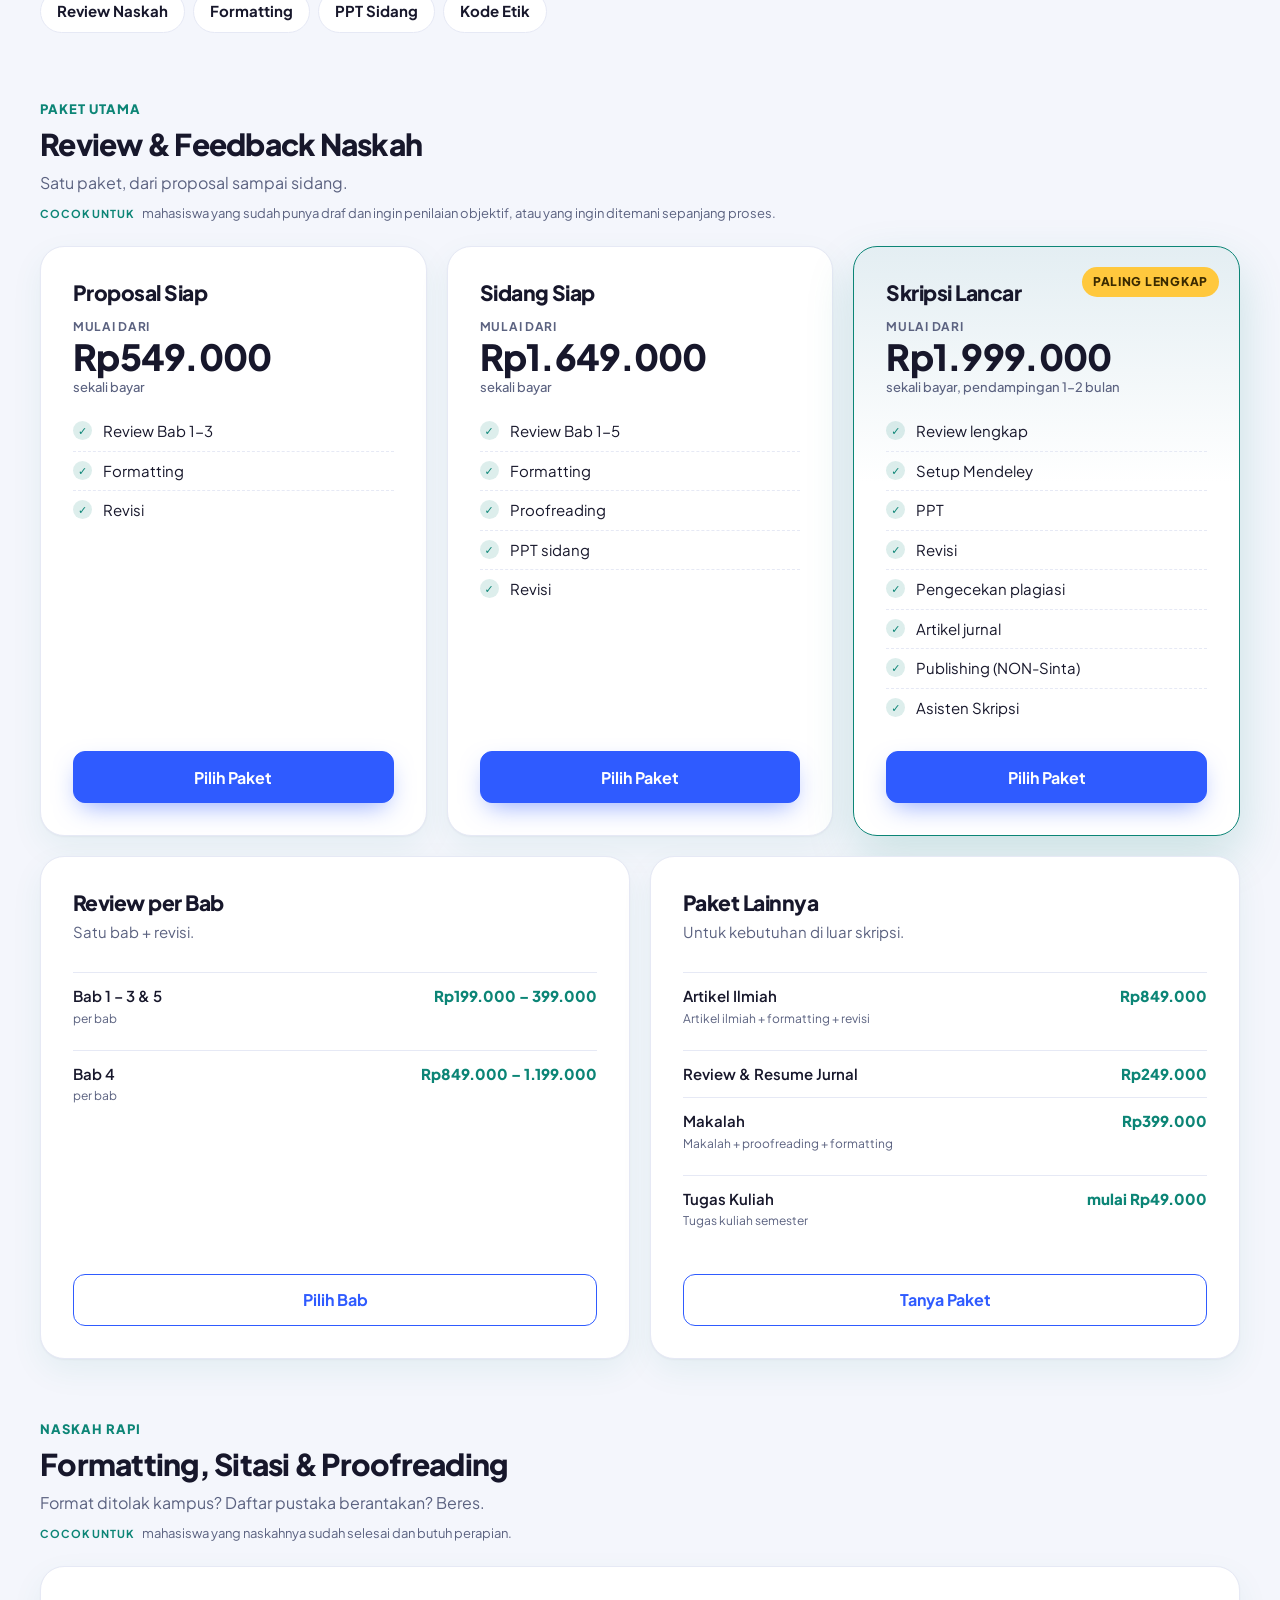
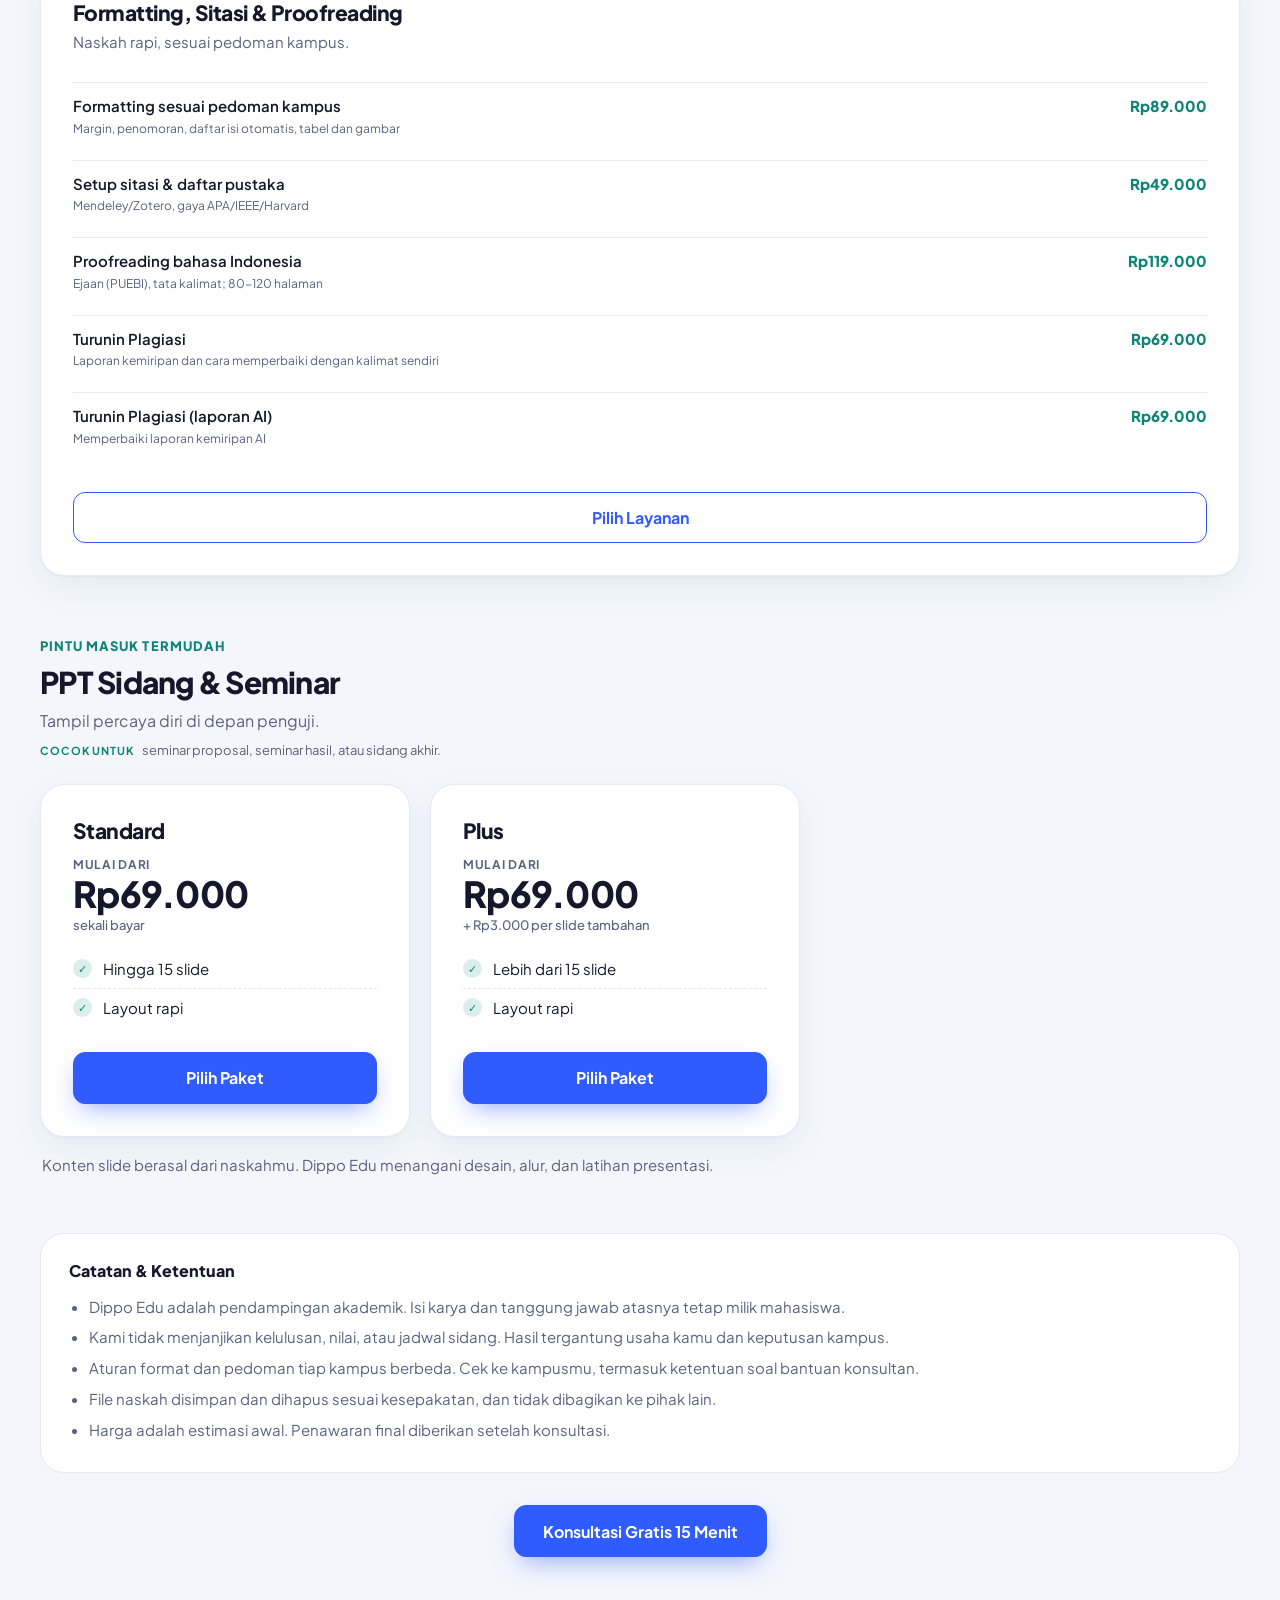
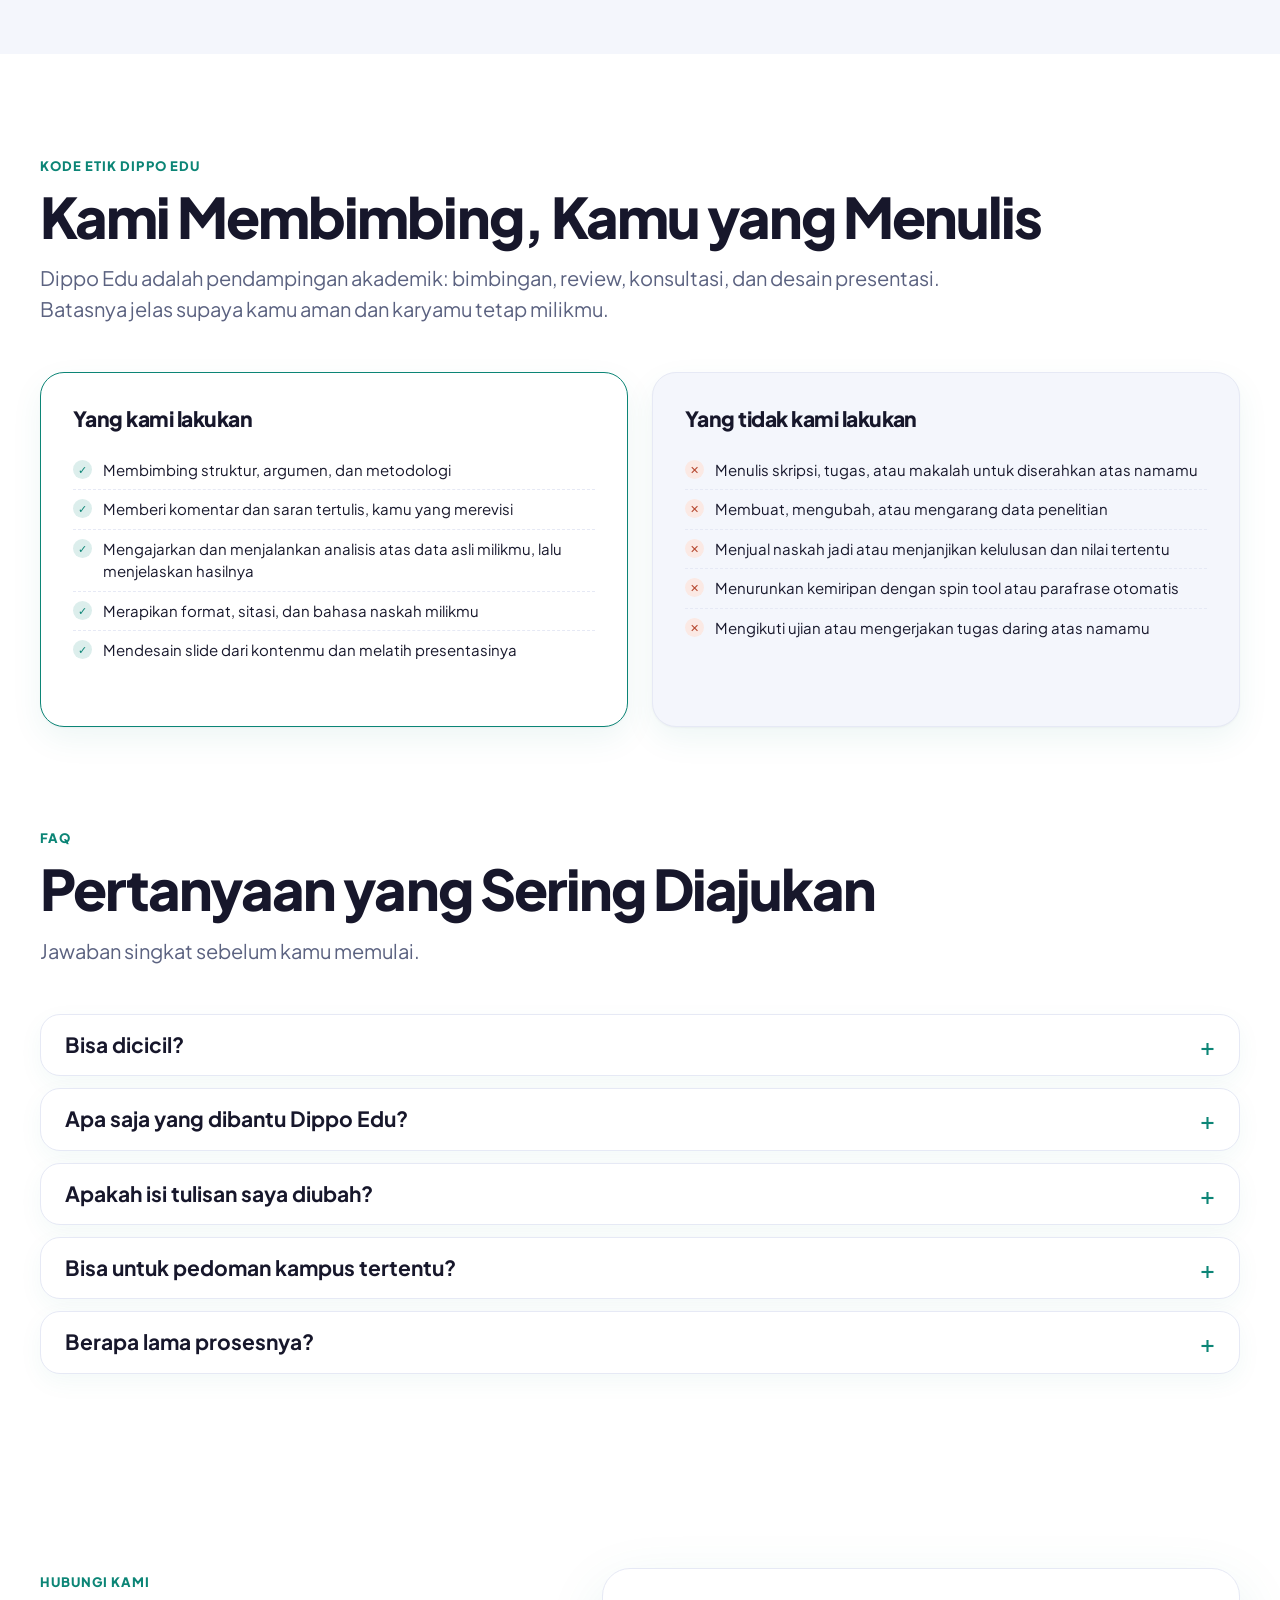
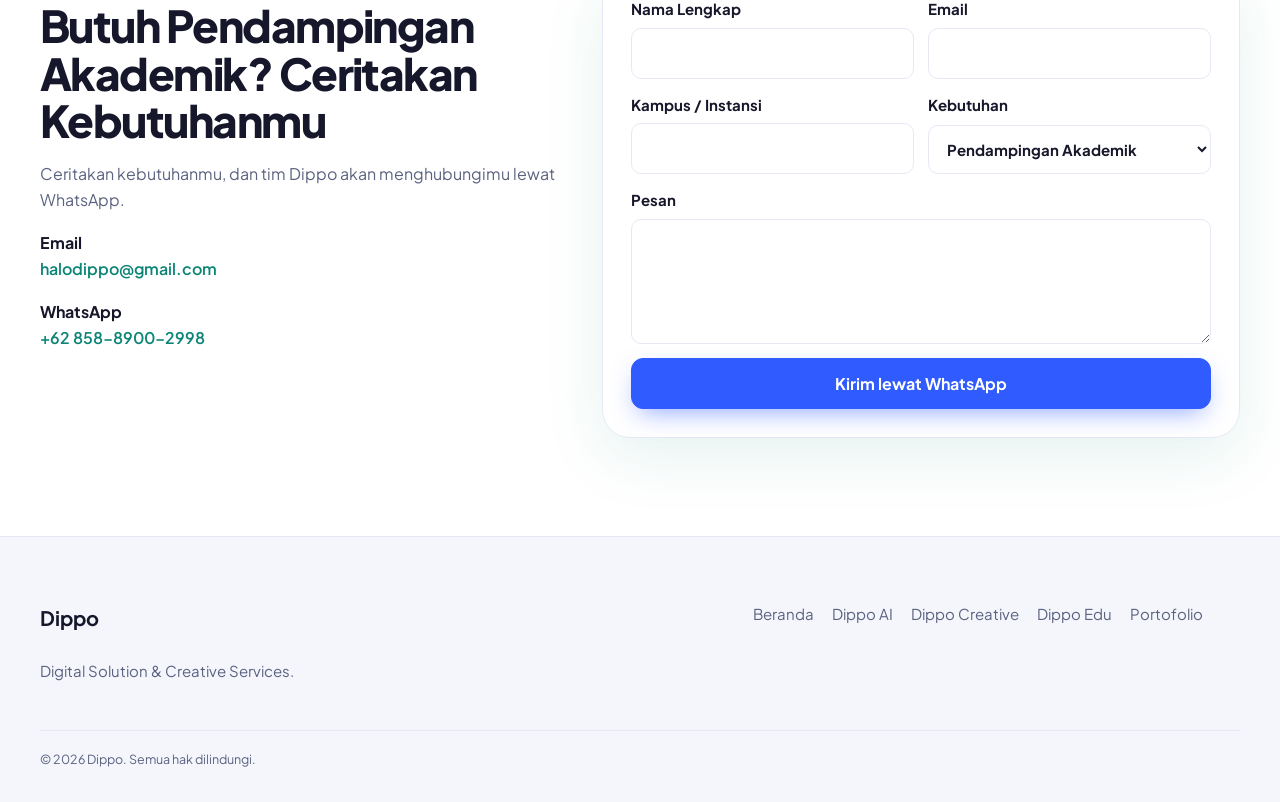
<file: dippo-edu.html>
<!DOCTYPE html>
<html lang="id">
<head>
<meta charset="utf-8">
<meta name="viewport" content="width=device-width, initial-scale=1, viewport-fit=cover">
<title>Dippo Edu – Bimbingan dan Pendampingan Akademik</title>
<meta name="description" content="Dippo Edu: bimbingan belajar, konsultasi tugas, proofreading, formatting dokumen, dan pendampingan akademik.">
<link rel="icon" href="assets/maskot-dippo.png">
<link rel="stylesheet" href="css/fonts.css">
<link rel="stylesheet" href="css/layanan.css">
<link rel="stylesheet" href="css/nav.css"><link rel="stylesheet" href="css/system.css"><link rel="stylesheet" href="css/motion.css"><link rel="stylesheet" href="css/hero.css"><link rel="stylesheet" href="css/pages.css">
</head>
<body class="t-edu">
<main>
<section class="rh rp" id="beranda">
  <div class="rh-frame">
    <div class="rh-dots" aria-hidden="true"></div>
    <svg class="rh-lines" viewBox="0 0 1000 600" preserveAspectRatio="none" aria-hidden="true"><path d="M500 130 L330 20 M500 130 L670 20 M500 130 L150 170 M500 130 L850 170" vector-effect="non-scaling-stroke"/></svg>
    <div class="rh-center">
      <div class="rh-mark" aria-hidden="true"><b>D</b></div>
      <span class="rp-tag">🎓 Pendampingan Akademik</span>
      <h1><span>Belajar Lebih Tenang,</span> <span class="b">Hasil Lebih Rapi</span></h1>
      <p class="rh-lead">Dippo Edu mendampingi kamu lewat bimbingan belajar, konsultasi tugas, proofreading, dan formatting dokumen agar prosesnya lebih terarah.</p>
      <div class="rh-cta"><a class="rb primary" href="#kontak">Hubungi Tim Kami</a><a class="rb ghost" href="#implementasi-ai">Lihat Layanan Edu</a></div>
    </div>
    <div class="fc lbl a1"><div class="fc-in"><b>Proofreading</b><i></i><i></i><i></i></div></div>
    <div class="fc thm a2"><div class="fc-in"><img src="assets/hero/gambar-8.png" alt=""></div></div>
    <div class="fc lbl a3"><div class="fc-in"><b>Formatting</b><i></i><i></i><i></i></div></div>
    <div class="fc thm a4"><div class="fc-in"><img src="assets/hero/gambar-6.png" alt=""></div></div>
    <div class="fc big a5" style="--rot:-4deg"><div class="fc-in"><img src="assets/hero/gambar-2.png" alt=""></div></div>
    <div class="fc big a7" style="--rot:4deg"><div class="fc-in"><img src="assets/hero/gambar-9.png" alt=""></div></div>
  </div>
</section>

<div class="ticker"><div><span>Bimbingan Belajar</span><span>Konsultasi Tugas</span><span>Proofreading</span><span>Formatting Dokumen</span><span>Pendampingan Akademik</span><span>Ejaan &amp; Tata Bahasa</span><span>Daftar Isi &amp; Sitasi</span><span>Bimbingan Belajar</span><span>Konsultasi Tugas</span><span>Proofreading</span><span>Formatting Dokumen</span><span>Pendampingan Akademik</span><span>Ejaan &amp; Tata Bahasa</span><span>Daftar Isi &amp; Sitasi</span></div></div>
<section id="implementasi-ai"><div class="wrap">
<span class="eyebrow">Pendampingan Akademik</span>
<h2>Belajar dan Menulis dengan Lebih Terarah</h2>
<p class="sub">Empat layanan Dippo Edu untuk membantu proses belajar dan dokumen akademikmu.</p>
<div class="car" id="car">
<article class="ac"><div class="av a1"><svg viewBox="0 0 272 270" aria-hidden="true"><path d="M136 90c-20-14-50-16-76-8v100c26-8 56-6 76 8 20-14 50-16 76-8V82c-26-8-56-6-76 8z" fill="#fff" stroke="#0c8576" stroke-width="3"/><path d="M136 90v100" stroke="#0c8576" stroke-width="3"/><g fill="#78ebd7"><rect x="78" y="106" width="42" height="6" rx="3"/><rect x="78" y="124" width="36" height="6" rx="3"/><rect x="152" y="106" width="42" height="6" rx="3"/><rect x="152" y="124" width="36" height="6" rx="3"/></g></svg><span class="chipf" style="top:20px;left:18px">Materi</span><span class="chipf" style="top:58px;right:16px">Latihan</span><span class="chipf" style="bottom:22px;left:26px">Diskusi</span></div><div class="ab b1"><span class="pill">Bimbingan Belajar</span><h3>Belajar terarah sesuai kebutuhanmu</h3><p>Pendampingan materi dengan langkah yang jelas.</p><a href="#kontak">Pelajari &#8594;</a></div></article>
<article class="ac"><div class="av a2"><svg viewBox="0 0 272 270" aria-hidden="true"><g fill="rgba(255,255,255,.35)"><rect x="52" y="84" width="168" height="10" rx="5"/><rect x="52" y="112" width="140" height="10" rx="5"/><rect x="52" y="168" width="156" height="10" rx="5"/></g><rect x="52" y="140" width="120" height="10" rx="5" fill="#78ebd7"/><circle cx="196" cy="145" r="16" fill="#fff"/><path d="M188 145l6 6 11-12" stroke="#0c8576" stroke-width="3" fill="none" stroke-linecap="round" stroke-linejoin="round"/></svg><span class="chipf" style="top:18px;left:18px">Ejaan</span><span class="chipf" style="bottom:18px;right:18px">Tata bahasa</span></div><div class="ab b2"><span class="pill">Proofreading</span><h3>Tulisan yang bersih dari kesalahan</h3><p>Ejaan, tata bahasa, dan kejelasan kalimat dicek dengan teliti.</p><a href="#kontak">Pelajari &#8594;</a></div></article>
<article class="ac"><div class="av a3"><svg viewBox="0 0 272 270" aria-hidden="true"><rect x="70" y="40" width="132" height="180" rx="10" fill="#fff" stroke="#0c8576" stroke-width="2"/><rect x="88" y="62" width="70" height="10" rx="5" fill="#0c8576"/><g fill="#78ebd7"><rect x="88" y="92" width="96" height="6" rx="3"/><rect x="88" y="108" width="96" height="6" rx="3"/><rect x="88" y="124" width="80" height="6" rx="3"/><rect x="88" y="148" width="96" height="6" rx="3"/><rect x="88" y="164" width="60" height="6" rx="3"/></g><path d="M80 52v160M192 52v160" stroke="rgba(51,78,172,.25)" stroke-dasharray="4 4"/></svg><span class="chipf" style="top:20px;left:18px">Margin</span><span class="chipf" style="bottom:20px;right:18px">Daftar isi</span></div><div class="ab b3"><span class="pill">Formatting Dokumen</span><h3>Dokumen rapi sesuai pedoman</h3><p>Margin, penomoran, daftar isi, dan sitasi dirapikan.</p><a href="#kontak">Pelajari &#8594;</a></div></article>
<article class="ac"><div class="av a4"><svg viewBox="0 0 272 270" aria-hidden="true"><g fill="rgba(157,180,255,.4)"><rect x="40" y="170" width="52" height="40" rx="4"/><rect x="92" y="130" width="52" height="80" rx="4"/><rect x="144" y="90" width="52" height="120" rx="4"/></g><path d="M196 90V50" stroke="#fff" stroke-width="3" stroke-linecap="round"/><path d="M196 50l34 10-34 10z" fill="#fff"/></svg><span class="chipf" style="top:20px;left:18px">Rencana</span><span class="chipf" style="bottom:22px;right:18px">Target</span></div><div class="ab b4"><span class="pill">Pendampingan Akademik</span><h3>Dampingan dari rencana sampai selesai</h3><p>Konsultasi berkala agar prosesmu tetap di jalur.</p><a href="#kontak">Pelajari &#8594;</a></div></article>
</div>
<div class="cn"><button type="button" data-d="p" aria-label="Sebelumnya">&#8592;</button><button type="button" data-d="n" aria-label="Berikutnya">&#8594;</button></div>
<div class="cta-center"><a class="btn" href="#kontak">Konsultasi Sekarang</a></div>
</div></section>

<section class="alt" id="sorotan"><div class="wrap">
<span class="eyebrow">Sorotan</span>
<h2>Cara Dippo Edu Mendampingimu</h2>
<p class="sub">Arahkan kursor ke salah satu kolom untuk melihat detailnya.</p>
<div class="sl">
<div class="sp p1 on" tabindex="0"><svg class="vis" viewBox="0 0 400 280" preserveAspectRatio="xMidYMid slice" aria-hidden="true"><defs><linearGradient id="g1" x1="0" y1="0" x2="1" y2="1"><stop offset="0" stop-color="#78ebd7"/><stop offset="1" stop-color="#0c8576"/></linearGradient></defs><g transform="translate(110 40)"><rect y="130" width="230" height="70" rx="18" fill="#0c8576" transform="skewY(-12)"/><rect y="90" width="230" height="70" rx="18" fill="url(#g1)" transform="skewY(-12)"/><rect y="50" width="230" height="70" rx="18" fill="#c6f7ee" transform="skewY(-12)"/></g></svg><div class="t">Konsultasi<b>Tugas</b></div><div class="d"><p>Diskusi untuk memahami tugas dan menyusun langkah pengerjaannya.</p><a class="sb" href="#kontak">Selengkapnya &#8599;</a></div></div>
<div class="sp p2" tabindex="0"><svg class="vis" viewBox="0 0 400 280" preserveAspectRatio="xMidYMid slice" aria-hidden="true"><path d="M60 40L150 100L250 50L330 120M150 100L200 190L290 170M250 50L290 170" stroke="rgba(255,255,255,.35)" stroke-width="2" fill="none"/><g fill="#fff"><circle cx="60" cy="40" r="12"/><circle cx="150" cy="100" r="16"/><circle cx="250" cy="50" r="12"/><circle cx="330" cy="120" r="14"/><circle cx="200" cy="190" r="12"/><circle cx="290" cy="170" r="18" fill-opacity=".85"/></g></svg><div class="t">Proofreading<b>Tulisan</b></div><div class="d"><p>Ejaan, tata bahasa, dan kejelasan kalimat dicek dengan teliti.</p><a class="sb" href="#kontak">Selengkapnya &#8599;</a></div></div>
<div class="sp p3" tabindex="0"><svg class="vis" viewBox="0 0 400 280" preserveAspectRatio="xMidYMid slice" aria-hidden="true"><g transform="translate(70 30)"><path d="M0 70L130 20L260 70L130 120Z" fill="#c6f7ee"/><path d="M0 110L130 60L260 110L130 160Z" fill="#78ebd7"/><path d="M0 150L130 100L260 150L130 200Z" fill="#0c8576"/></g></svg><div class="t">Formatting<b>Dokumen</b></div><div class="d"><p>Margin, penomoran, daftar isi, dan sitasi dirapikan sesuai pedoman.</p><a class="sb" href="#kontak">Selengkapnya &#8599;</a></div></div>
<div class="sp p4" tabindex="0"><svg class="vis" viewBox="0 0 400 280" preserveAspectRatio="xMidYMid slice" aria-hidden="true"><g fill="none" stroke="#fff" stroke-width="2"><circle cx="200" cy="130" r="105" stroke-opacity=".25"/><circle cx="200" cy="130" r="72" stroke-opacity=".45"/></g><circle cx="200" cy="130" r="42" fill="#fff" fill-opacity=".92"/><circle cx="200" cy="130" r="18" fill="#0c8576"/></svg><div class="t">Pendampingan<b>Berkala</b></div><div class="d"><p>Dampingan terjadwal dari perencanaan sampai dokumen selesai.</p><a class="sb" href="#kontak">Selengkapnya &#8599;</a></div></div>
</div>
</div></section>

<section id="industri"><div class="wrap ind">
<div class="it"><span class="eyebrow">Untuk Siapa</span><h2>Dippo Edu Mendampingi Berbagai Jenjang Belajar</h2><p>Dari pelajar hingga mahasiswa pascasarjana, pendampingan disesuaikan dengan kebutuhan dan tujuan akademikmu.</p><a class="btn line" href="#kontak">Diskusikan Kebutuhan &#8594;</a></div>
<div class="net"><svg viewBox="0 0 600 440" aria-hidden="true"><path d="M300 220L190 150L90 70M300 220L420 160L510 80M300 220L410 300L470 385M300 220L180 310L55 240M180 310L180 385M300 220L300 40M300 220L545 250M300 40L420 160M545 250L420 160M545 250L410 300M190 150L300 40"/></svg>
<span class="mc" style="left:31.7%;top:34.1%">Skripsi</span><span class="mc" style="left:70%;top:36.4%">Tugas</span><span class="mc" style="left:68.3%;top:68.2%">Jurnal</span><span class="mc" style="left:30%;top:70.5%">Format</span>
<div class="nd ctr" style="left:50%;top:50%"><span class="ti"><b class="dm">D</b></span></div>
<div class="nd w" style="left:15%;top:15.9%"><span class="ti">🏫</span><span class="nl">Pelajar</span></div>
<div class="nd " style="left:50%;top:9.1%"><span class="ti">🎓</span><span class="nl">Mahasiswa S1</span></div>
<div class="nd w" style="left:85%;top:18.2%"><span class="ti">📚</span><span class="nl">Pascasarjana</span></div>
<div class="nd " style="left:90.8%;top:56.8%"><span class="ti">🔬</span><span class="nl">Peneliti</span></div>
<div class="nd w" style="left:78.3%;top:87.5%"><span class="ti">💼</span><span class="nl">Mahasiswa Kerja</span></div>
<div class="nd " style="left:30%;top:87.5%"><span class="ti">👩‍🏫</span><span class="nl">Pengajar</span></div>
<div class="nd w" style="left:9.2%;top:54.5%"><span class="ti">🧑‍💻</span><span class="nl">Pembelajar Mandiri</span></div>
</div>
</div></section>

<section id="layanan"><div class="wrap">
<span class="eyebrow">Alur Pendampingan</span>
<h2>Dari Kebutuhan Hingga Dokumen Rapi</h2>
<p class="sub">Langkah yang jelas supaya prosesmu lebih tenang.</p>
<a class="btn line" href="#kontak">Diskusikan Kebutuhan &#8594;</a>
<div class="grid">
<div class="card"><div class="ico">📖</div><h3>Konsultasi Kebutuhan</h3><p>Memahami tujuan, tenggat, dan pedoman yang kamu pakai.</p></div>
<div class="card"><div class="ico">🗂️</div><h3>Rencana Pendampingan</h3><p>Menyusun langkah dan jadwal yang realistis.</p></div>
<div class="card"><div class="ico">🤝</div><h3>Proses Bersama</h3><p>Bimbingan, proofreading, dan formatting dikerjakan bertahap.</p></div>
<div class="card"><div class="ico">✅</div><h3>Pemeriksaan Akhir</h3><p>Memastikan dokumen rapi dan siap dikumpulkan.</p></div>
</div>
</div></section>

<section class="alt" id="harga"><div class="wrap">
<span class="eyebrow">Harga &amp; Paket</span>
<h2>Harga Mahasiswa, Tetap Terjangkau</h2>
<p class="sub">Semua harga adalah estimasi awal dalam Rupiah. Penawaran final kami berikan setelah konsultasi kebutuhan, jadi tidak ada biaya yang mengejutkan.</p>
<ul class="pnote"><li>Harga estimasi awal, tampil "mulai dari"</li><li>DP 50% dan cicilan 3x untuk paket di atas Rp1.000.000</li><li>Kamu yang menulis, kami yang membimbing</li></ul>
<div class="promo"><span class="pb">Penawaran Peluncuran</span><div><b>Diskon 30% untuk 5 klien pertama</b><span>Dengan syarat bersedia memberi testimoni.</span></div><a class="btn light" href="#kontak" data-paket="Penawaran 5 klien pertama" data-k="">Ambil Penawaran</a></div>
<div class="pjump" role="navigation" aria-label="Lompat ke produk"><a href="#p-review">Review Naskah</a><a href="#p-format">Formatting</a><a href="#p-ppt">PPT Sidang</a><a href="#kode-etik">Kode Etik</a></div>
<div class="pg" id="p-review"><div class="ph"><span class="eyebrow">Paket Utama</span><h3>Review &amp; Feedback Naskah</h3><p>Satu paket, dari proposal sampai sidang.</p><p class="fit"><b>Cocok untuk</b> mahasiswa yang sudah punya draf dan ingin penilaian objektif, atau yang ingin ditemani sepanjang proses.</p></div><div class="tiers"><div class="card plan"><h3>Proposal Siap</h3><div class="pr"><span class="fr">mulai dari</span>Rp549.000<small>sekali bayar</small></div><ul class="fl">
<li class="y">Review Bab 1-3</li>
<li class="y">Formatting</li>
<li class="y">Revisi</li>
</ul><a class="btn" href="#kontak" data-paket="Proposal Siap" data-k="Pendampingan Akademik">Pilih Paket</a></div><div class="card plan"><h3>Sidang Siap</h3><div class="pr"><span class="fr">mulai dari</span>Rp1.649.000<small>sekali bayar</small></div><ul class="fl">
<li class="y">Review Bab 1-5</li>
<li class="y">Formatting</li>
<li class="y">Proofreading</li>
<li class="y">PPT sidang</li>
<li class="y">Revisi</li>
</ul><a class="btn" href="#kontak" data-paket="Sidang Siap" data-k="Pendampingan Akademik">Pilih Paket</a></div><div class="card plan pop"><span class="badge">Paling Lengkap</span><h3>Skripsi Lancar</h3><div class="pr"><span class="fr">mulai dari</span>Rp1.999.000<small>sekali bayar, pendampingan 1-2 bulan</small></div><ul class="fl">
<li class="y">Review lengkap</li>
<li class="y">Setup Mendeley</li>
<li class="y">PPT</li>
<li class="y">Revisi</li>
<li class="y">Pengecekan plagiasi</li>
<li class="y">Artikel jurnal</li>
<li class="y">Publishing (NON-Sinta)</li>
<li class="y">Asisten Skripsi</li>
</ul><a class="btn" href="#kontak" data-paket="Skripsi Lancar" data-k="Pendampingan Akademik">Pilih Paket</a></div></div><div class="pcards two"><div class="card pt"><h3>Review per Bab</h3><p class="tg">Satu bab + revisi.</p><ul class="pl"><li><span class="pn">Bab 1 – 3 &amp; 5<small>per bab</small></span><span class="pv">Rp199.000 – 399.000</span></li><li><span class="pn">Bab 4<small>per bab</small></span><span class="pv">Rp849.000 – 1.199.000</span></li></ul><a class="btn line" href="#kontak" data-paket="Review per Bab" data-k="Pendampingan Akademik">Pilih Bab</a></div><div class="card pt"><h3>Paket Lainnya</h3><p class="tg">Untuk kebutuhan di luar skripsi.</p><ul class="pl"><li><span class="pn">Artikel Ilmiah<small>Artikel ilmiah + formatting + revisi</small></span><span class="pv">Rp849.000</span></li><li><span class="pn">Review &amp; Resume Jurnal</span><span class="pv">Rp249.000</span></li><li><span class="pn">Makalah<small>Makalah + proofreading + formatting</small></span><span class="pv">Rp399.000</span></li><li><span class="pn">Tugas Kuliah<small>Tugas kuliah semester</small></span><span class="pv">mulai Rp49.000</span></li></ul><a class="btn line" href="#kontak" data-paket="Paket Lainnya" data-k="Konsultasi Tugas">Tanya Paket</a></div></div></div>
<div class="pg" id="p-format"><div class="ph"><span class="eyebrow">Naskah Rapi</span><h3>Formatting, Sitasi &amp; Proofreading</h3><p>Format ditolak kampus? Daftar pustaka berantakan? Beres.</p><p class="fit"><b>Cocok untuk</b> mahasiswa yang naskahnya sudah selesai dan butuh perapian.</p></div><div class="pcards one"><div class="card pt"><h3>Formatting, Sitasi &amp; Proofreading</h3><p class="tg">Naskah rapi, sesuai pedoman kampus.</p><ul class="pl"><li><span class="pn">Formatting sesuai pedoman kampus<small>Margin, penomoran, daftar isi otomatis, tabel dan gambar</small></span><span class="pv">Rp89.000</span></li><li><span class="pn">Setup sitasi &amp; daftar pustaka<small>Mendeley/Zotero, gaya APA/IEEE/Harvard</small></span><span class="pv">Rp49.000</span></li><li><span class="pn">Proofreading bahasa Indonesia<small>Ejaan (PUEBI), tata kalimat; 80-120 halaman</small></span><span class="pv">Rp119.000</span></li><li><span class="pn">Turunin Plagiasi<small>Laporan kemiripan dan cara memperbaiki dengan kalimat sendiri</small></span><span class="pv">Rp69.000</span></li><li><span class="pn">Turunin Plagiasi (laporan AI)<small>Memperbaiki laporan kemiripan AI</small></span><span class="pv">Rp69.000</span></li></ul><a class="btn line" href="#kontak" data-paket="Formatting, Sitasi &amp; Proofreading" data-k="Formatting Dokumen">Pilih Layanan</a></div></div></div>
<div class="pg" id="p-ppt"><div class="ph"><span class="eyebrow">Pintu Masuk Termudah</span><h3>PPT Sidang &amp; Seminar</h3><p>Tampil percaya diri di depan penguji.</p><p class="fit"><b>Cocok untuk</b> seminar proposal, seminar hasil, atau sidang akhir.</p></div><div class="tiers two"><div class="card plan"><h3>Standard</h3><div class="pr"><span class="fr">mulai dari</span>Rp69.000<small>sekali bayar</small></div><ul class="fl">
<li class="y">Hingga 15 slide</li>
<li class="y">Layout rapi</li>
</ul><a class="btn" href="#kontak" data-paket="PPT Sidang Standard" data-k="Pendampingan Akademik">Pilih Paket</a></div><div class="card plan"><h3>Plus</h3><div class="pr"><span class="fr">mulai dari</span>Rp69.000<small>+ Rp3.000 per slide tambahan</small></div><ul class="fl">
<li class="y">Lebih dari 15 slide</li>
<li class="y">Layout rapi</li>
</ul><a class="btn" href="#kontak" data-paket="PPT Sidang Plus" data-k="Pendampingan Akademik">Pilih Paket</a></div></div><p class="pfoot">Konten slide berasal dari naskahmu. Dippo Edu menangani desain, alur, dan latihan presentasi.</p></div>
<div class="pterms"><h4>Catatan &amp; Ketentuan</h4><ul><li>Dippo Edu adalah pendampingan akademik. Isi karya dan tanggung jawab atasnya tetap milik mahasiswa.</li><li>Kami tidak menjanjikan kelulusan, nilai, atau jadwal sidang. Hasil tergantung usaha kamu dan keputusan kampus.</li><li>Aturan format dan pedoman tiap kampus berbeda. Cek ke kampusmu, termasuk ketentuan soal bantuan konsultan.</li><li>File naskah disimpan dan dihapus sesuai kesepakatan, dan tidak dibagikan ke pihak lain.</li><li>Harga adalah estimasi awal. Penawaran final diberikan setelah konsultasi.</li></ul></div>
<div class="cta-center"><a class="btn" href="#kontak" data-paket="Konsultasi gratis 15 menit" data-k="">Konsultasi Gratis 15 Menit</a></div>
</div></section>

<section id="kode-etik"><div class="wrap">
<span class="eyebrow">Kode Etik Dippo Edu</span>
<h2>Kami Membimbing, Kamu yang Menulis</h2>
<p class="sub">Dippo Edu adalah pendampingan akademik: bimbingan, review, konsultasi, dan desain presentasi. Batasnya jelas supaya kamu aman dan karyamu tetap milikmu.</p>
<div class="etik">
<div class="card ok"><h3>Yang kami lakukan</h3><ul class="fl">
<li class="y">Membimbing struktur, argumen, dan metodologi</li>
<li class="y">Memberi komentar dan saran tertulis, kamu yang merevisi</li>
<li class="y">Mengajarkan dan menjalankan analisis atas data asli milikmu, lalu menjelaskan hasilnya</li>
<li class="y">Merapikan format, sitasi, dan bahasa naskah milikmu</li>
<li class="y">Mendesain slide dari kontenmu dan melatih presentasinya</li>
</ul></div>
<div class="card no"><h3>Yang tidak kami lakukan</h3><ul class="fl">
<li class="n">Menulis skripsi, tugas, atau makalah untuk diserahkan atas namamu</li>
<li class="n">Membuat, mengubah, atau mengarang data penelitian</li>
<li class="n">Menjual naskah jadi atau menjanjikan kelulusan dan nilai tertentu</li>
<li class="n">Menurunkan kemiripan dengan spin tool atau parafrase otomatis</li>
<li class="n">Mengikuti ujian atau mengerjakan tugas daring atas namamu</li>
</ul></div>
</div>
</div></section>

<section id="faq"><div class="wrap">
<span class="eyebrow">FAQ</span>
<h2>Pertanyaan yang Sering Diajukan</h2>
<p class="sub">Jawaban singkat sebelum kamu memulai.</p>
<div class="faq">
<details><summary>Bisa dicicil?</summary><p>Bisa. Untuk paket di atas Rp1.000.000 tersedia DP 50% dan cicilan 3x.</p></details>
<details><summary>Apa saja yang dibantu Dippo Edu?</summary><p>Bimbingan belajar, konsultasi tugas, proofreading, formatting dokumen, dan pendampingan akademik.</p></details><details><summary>Apakah isi tulisan saya diubah?</summary><p>Proofreading dan formatting merapikan ejaan, tata bahasa, dan tampilan. Ide dan isi tulisan tetap milikmu.</p></details><details><summary>Bisa untuk pedoman kampus tertentu?</summary><p>Bisa. Kirimkan pedoman atau template kampusmu, lalu dokumen dirapikan mengikutinya.</p></details><details><summary>Berapa lama prosesnya?</summary><p>Tergantung kebutuhan dan tenggat. Estimasi waktu diberikan setelah diskusi awal.</p></details>
</div></div></section>

<section id="kontak"><div class="wrap contact">
<div class="info">
<span class="eyebrow">Hubungi Kami</span>
<h2>Butuh Pendampingan Akademik? Ceritakan Kebutuhanmu</h2>
<p>Ceritakan kebutuhanmu, dan tim Dippo akan menghubungimu lewat WhatsApp.</p>
<p><b>Email</b><a data-email href="mailto:halodippo@gmail.com">halodippo@gmail.com</a></p>
<p><b>WhatsApp</b><a data-wa data-nomor href="https://wa.me/6285889002998" target="_blank" rel="noopener">+62 858-8900-2998</a></p>
</div>
<form id="f" data-jasa="Dippo Edu">
<div class="two"><label>Nama Lengkap<input name="n" required></label><label>Email<input name="e" type="email"></label></div>
<div class="two"><label>Kampus / Instansi<input name="c"></label>
<label>Kebutuhan<select name="k"><option>Pendampingan Akademik</option><option>Konsultasi Tugas</option><option>Proofreading</option><option>Formatting Dokumen</option><option>Bimbingan Belajar</option></select></label></div>
<label>Pesan<textarea name="m" rows="4"></textarea></label>
<button class="btn" type="submit">Kirim lewat WhatsApp</button>
</form>
</div></section>
</main>
<footer><div class="wrap">
<div><b style="color:var(--text);font-size:20px">Dippo</b><p>Digital Solution &amp; Creative Services.</p></div>
<div><a href="index.html">Beranda</a><a href="dippo-ai.html">Dippo AI</a><a href="dippo-creative.html">Dippo Creative</a><a href="dippo-edu.html">Dippo Edu</a><a href="portofolio.html">Portofolio</a></div>
<small>© 2026 Dippo. Semua hak dilindungi.</small>
</div></footer>

<script src="js/shared.js"></script>
<script src="js/layanan.js"></script>
<script src="js/motion.js"></script>
<script src="js/float.js"></script>
</body>
</html>
</file>
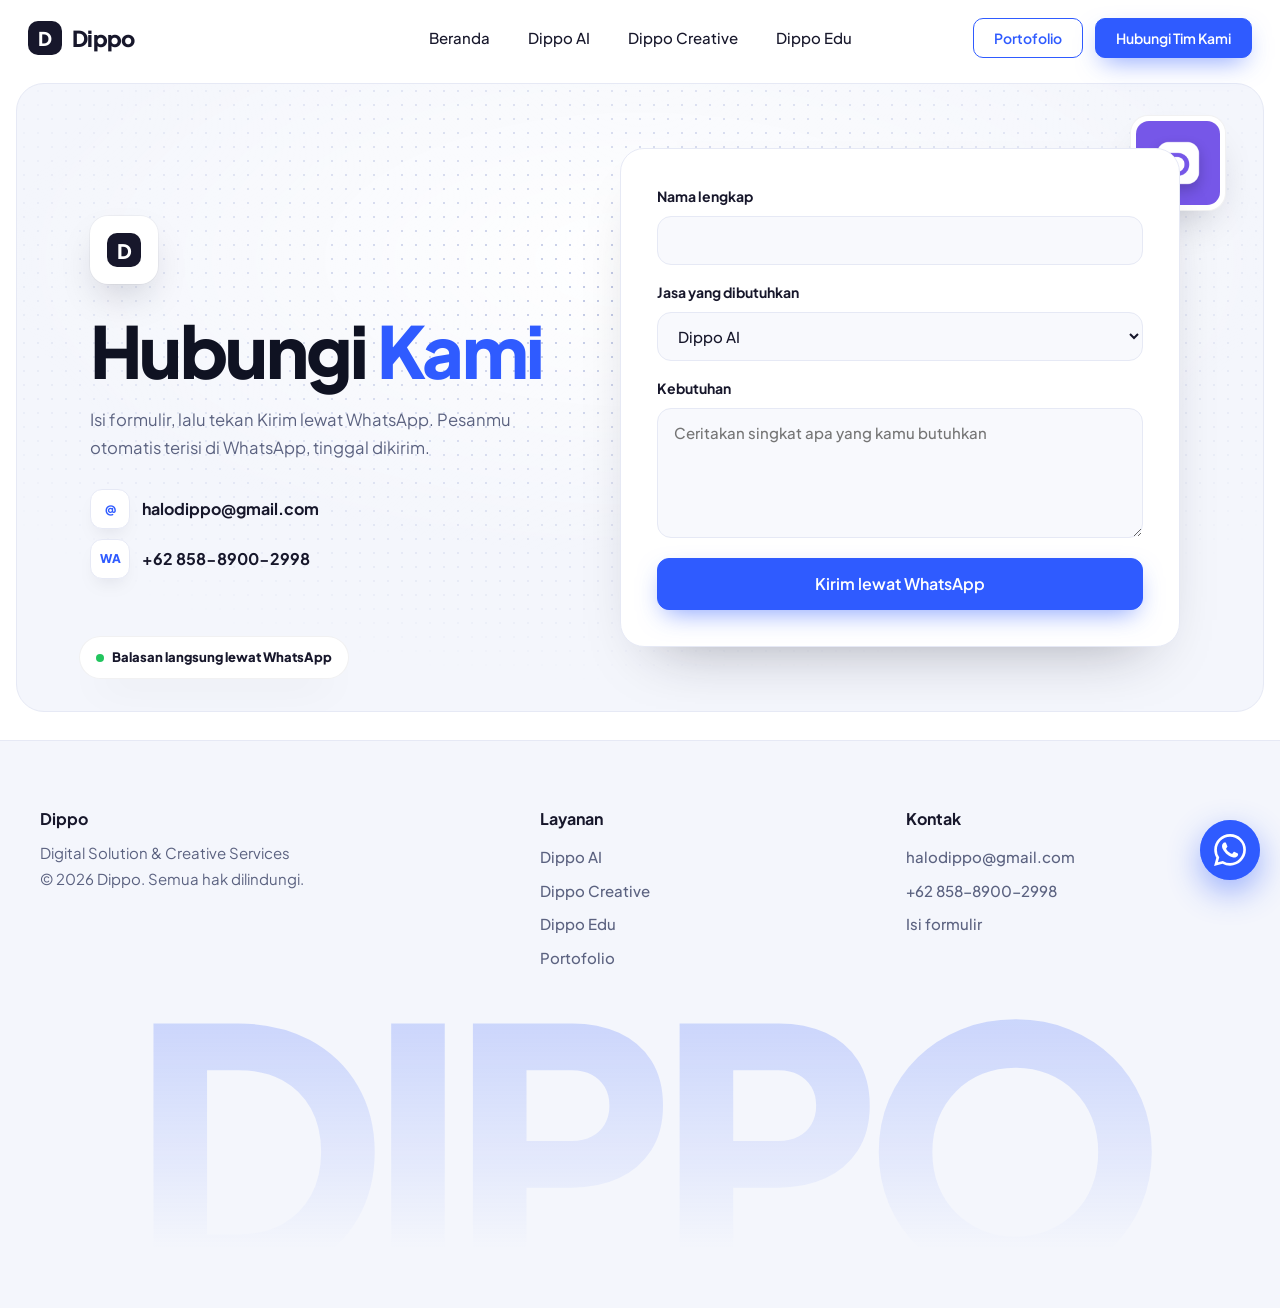
<file: kontak.html>
<!DOCTYPE html>
<html lang="id">
<head>
<meta charset="utf-8">
<meta name="viewport" content="width=device-width, initial-scale=1">
<title>Hubungi Kami – Dippo</title>
<meta name="description" content="Isi formulir singkat, pesanmu langsung terkirim ke WhatsApp Dippo.">
<link rel="icon" href="assets/maskot-dippo.png">
<link rel="stylesheet" href="css/fonts.css">
<link rel="stylesheet" href="css/style.css">
<link rel="stylesheet" href="css/nav.css"><link rel="stylesheet" href="css/system.css"><link rel="stylesheet" href="css/motion.css"><link rel="stylesheet" href="css/hero.css"><link rel="stylesheet" href="css/pages.css">
</head>
<body class="">
<main>
<section class="rh rp rk" id="beranda">
  <div class="rh-frame">
    <div class="rh-dots" aria-hidden="true"></div>
    <div class="rk-grid">
      <div class="rk-tx">
        <div class="rh-mark" aria-hidden="true"><b>D</b></div>
        <h1><span>Hubungi</span> <span class="b">Kami</span></h1>
        <p class="rh-lead">Isi formulir, lalu tekan Kirim lewat WhatsApp. Pesanmu otomatis terisi di WhatsApp, tinggal dikirim.</p>
        <ul class="rk-info">
          <li><i>@</i><span>halodippo@gmail.com</span></li>
          <li><i>WA</i><span>+62 858-8900-2998</span></li>
        </ul>
      </div>
      <form id="form-kontak" class="rk-form">
        <label>Nama lengkap<input name="nama" required autocomplete="name"></label>
        <label>Jasa yang dibutuhkan
          <select name="jasa" required><option>Dippo AI</option><option>Dippo Creative</option><option>Dippo Edu</option></select></label>
        <label>Kebutuhan<textarea name="pesan" required placeholder="Ceritakan singkat apa yang kamu butuhkan"></textarea></label>
        <button class="rb primary" type="submit">Kirim lewat WhatsApp</button>
      </form>
    </div>
    <div class="fc thm a4"><div class="fc-in"><img src="assets/hero/gambar-6.png" alt=""></div></div>
    <div class="fc pill a5"><div class="fc-in"><i class="on"></i>Balasan langsung lewat WhatsApp</div></div>
  </div>
</section>
</main>
<div id="site-footer"></div>
<script src="js/shared.js"></script>
<script src="js/main.js"></script>
<script src="js/motion.js"></script>
<script src="js/float.js"></script>
</body>
</html>
</file>
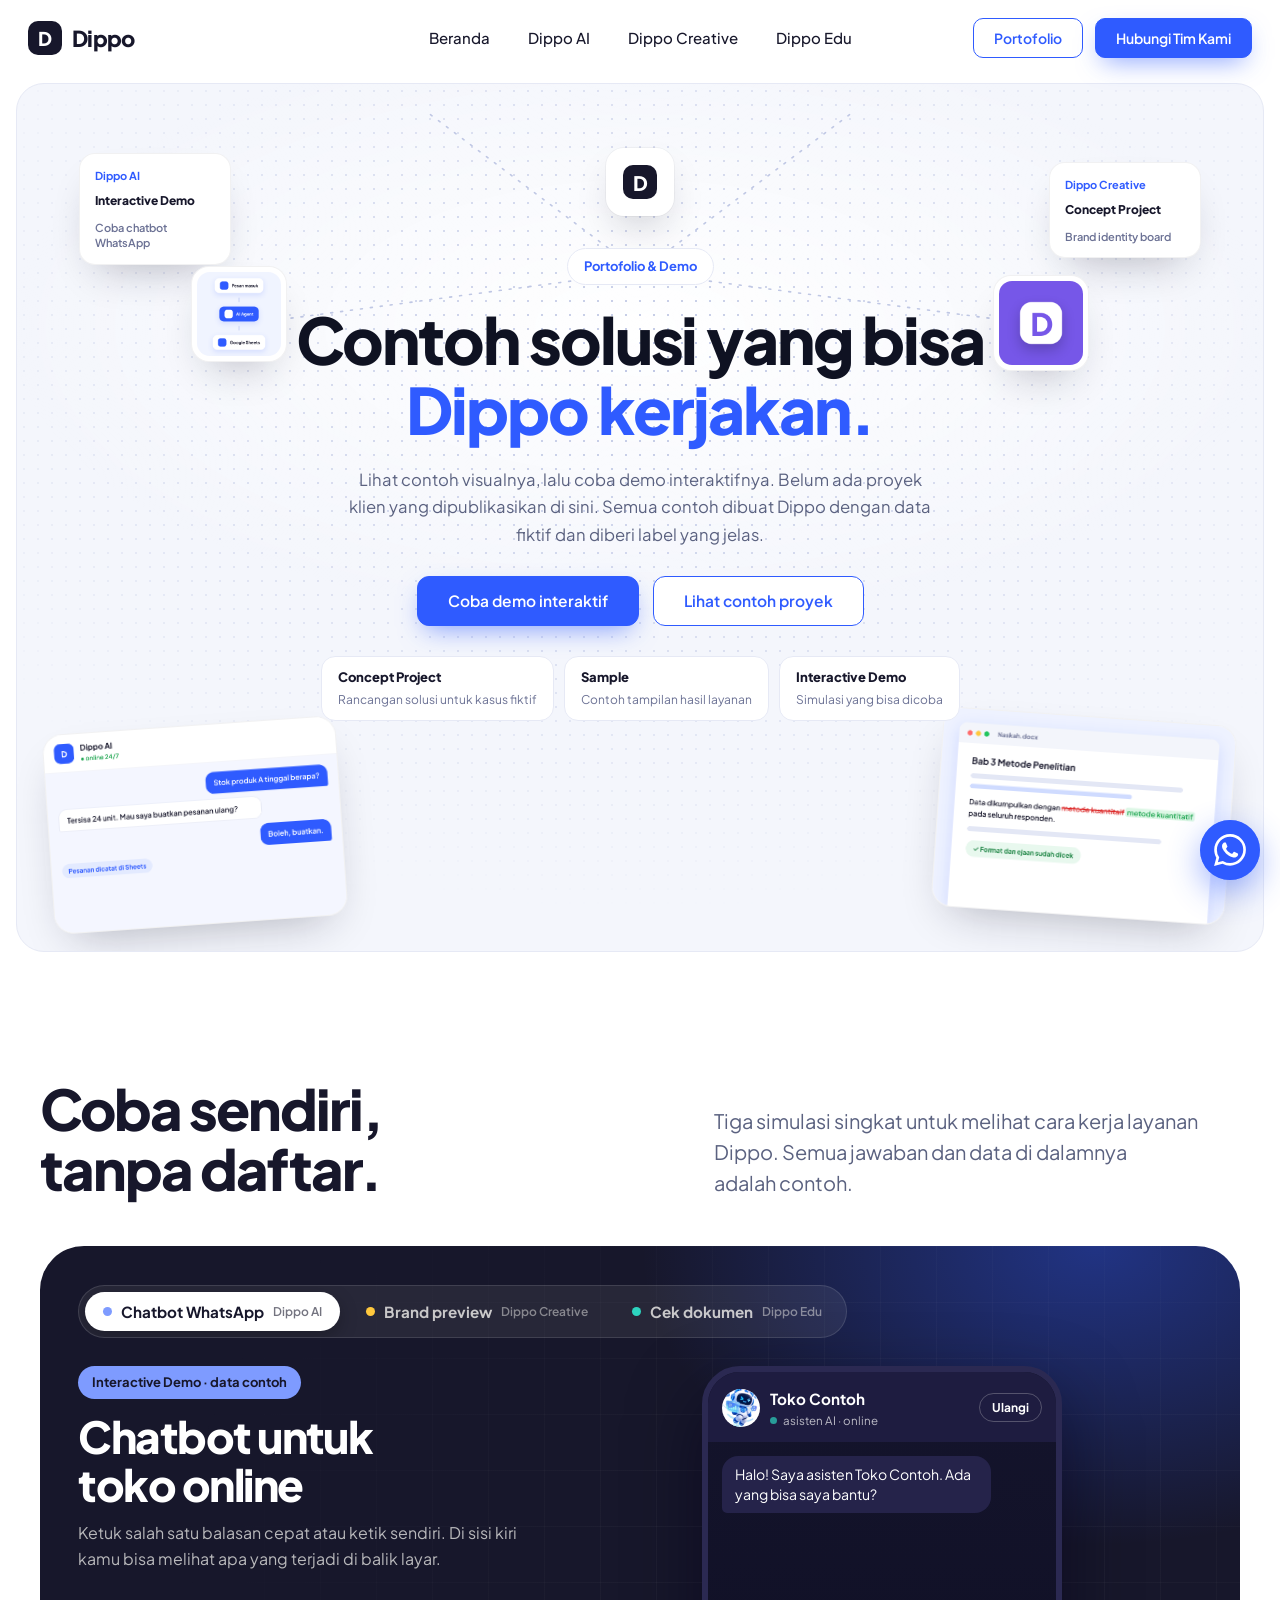
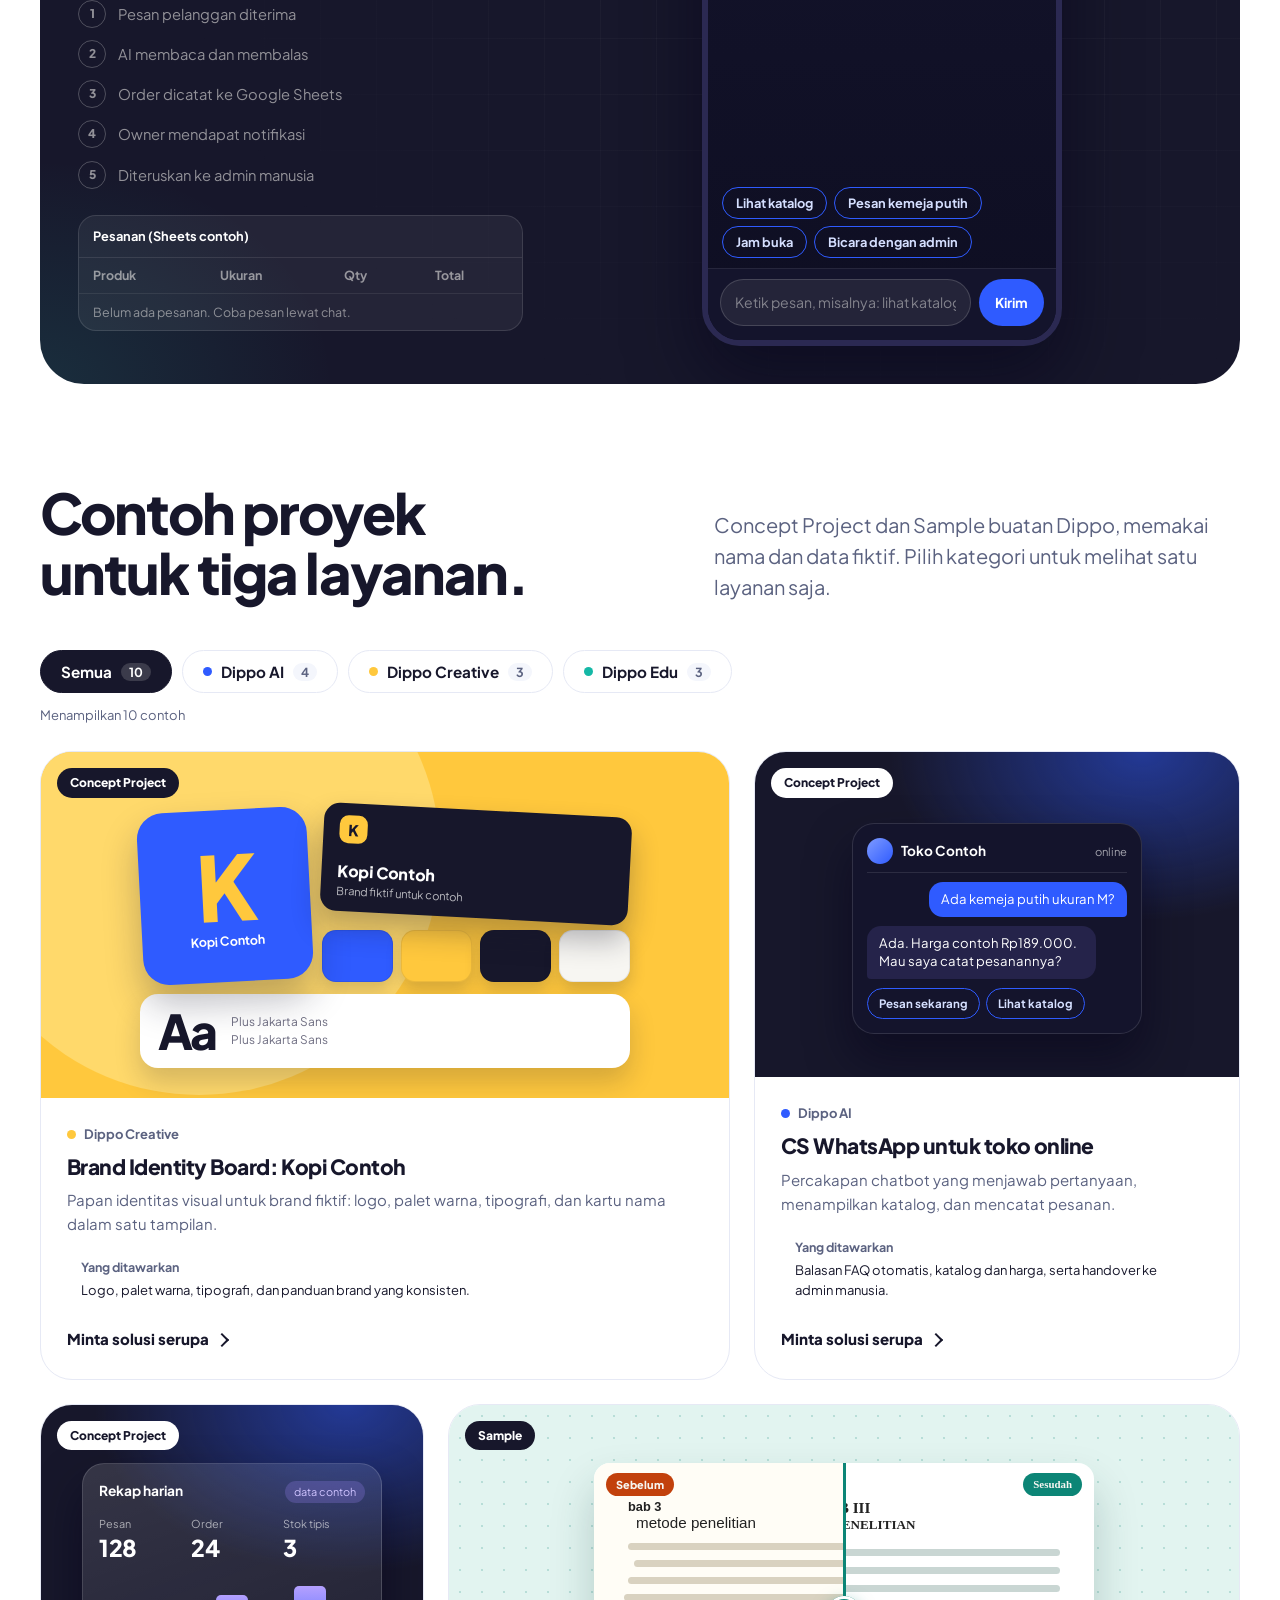
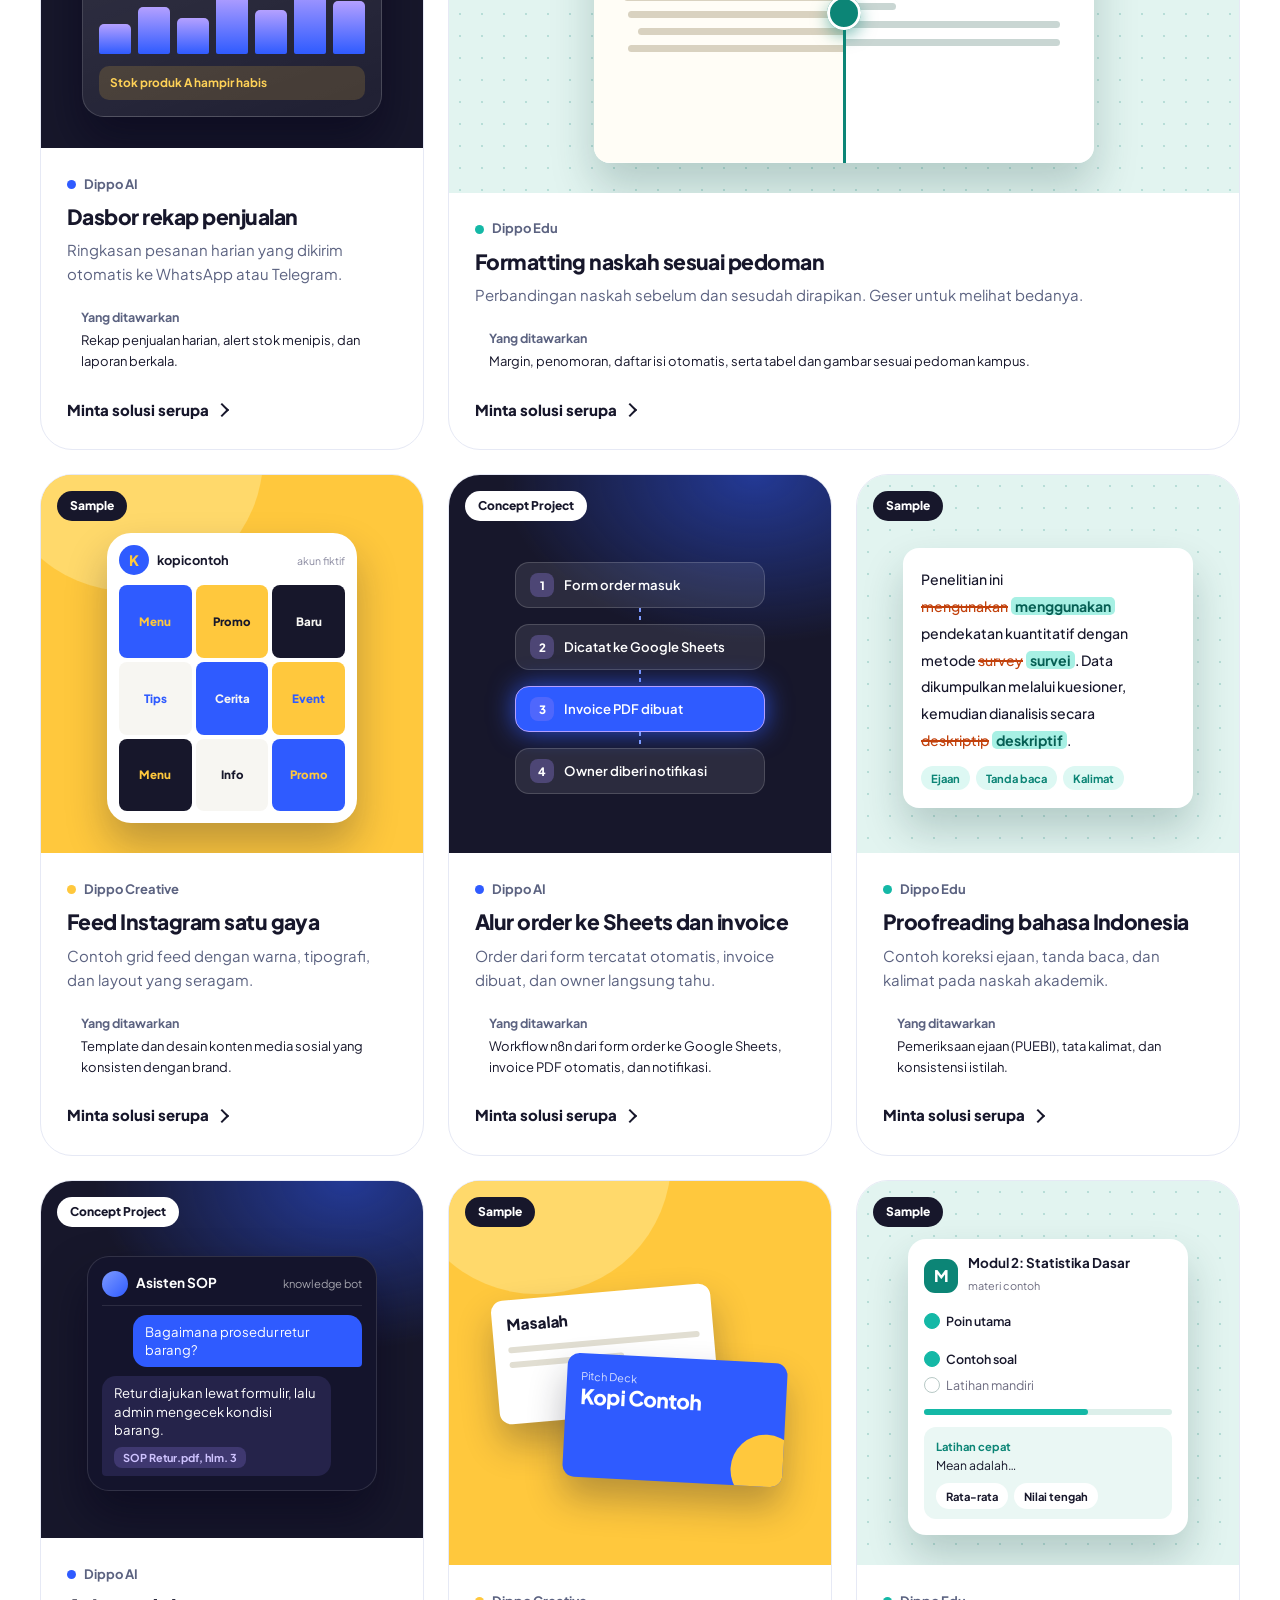
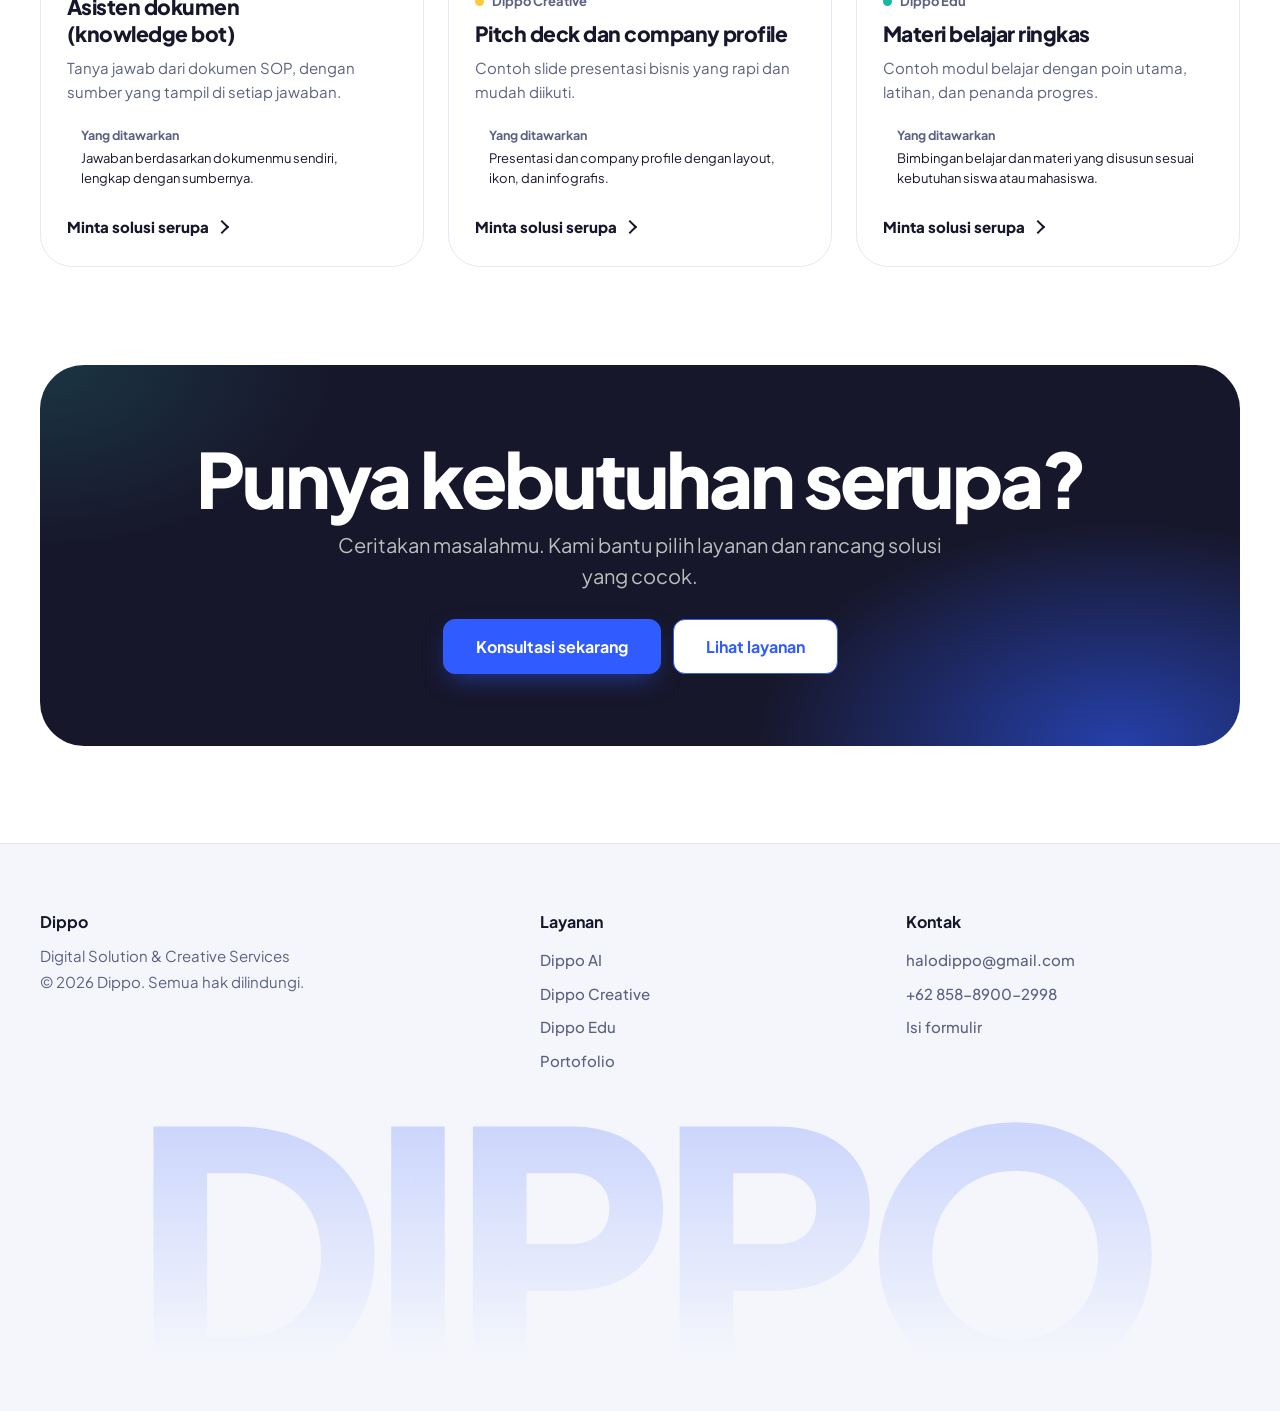
<file: portofolio.html>
<!DOCTYPE html>
<html lang="id">
<head>
<meta charset="utf-8">
<meta name="viewport" content="width=device-width, initial-scale=1">
<title>Portofolio – Dippo</title>
<meta name="description" content="Contoh solusi dan demo interaktif Dippo AI, Dippo Creative, dan Dippo Edu. Semua berlabel Concept Project, Sample, atau Interactive Demo.">
<link rel="icon" href="assets/maskot-dippo.png">
<link rel="stylesheet" href="css/fonts.css">
<link rel="stylesheet" href="css/style.css">
<link rel="stylesheet" href="css/nav.css">
<link rel="stylesheet" href="css/portofolio.css"><link rel="stylesheet" href="css/system.css"><link rel="stylesheet" href="css/motion.css"><link rel="stylesheet" href="css/hero.css"><link rel="stylesheet" href="css/pages.css">
</head>
<body class="">
<main>

<!-- ===== Hero ===== -->
<section class="rh rp" id="beranda">
  <div class="rh-frame">
    <div class="rh-dots" aria-hidden="true"></div>
    <svg class="rh-lines" viewBox="0 0 1000 600" preserveAspectRatio="none" aria-hidden="true"><path d="M500 130 L330 20 M500 130 L670 20 M500 130 L150 170 M500 130 L850 170" vector-effect="non-scaling-stroke"/></svg>
    <div class="rh-center">
      <div class="rh-mark" aria-hidden="true"><b>D</b></div>
      <span class="rp-tag">Portofolio &amp; Demo</span>
      <h1><span>Contoh solusi yang bisa</span> <span class="b">Dippo kerjakan.</span></h1>
      <p class="rh-lead">Lihat contoh visualnya, lalu coba demo interaktifnya. Belum ada proyek klien yang dipublikasikan di sini. Semua contoh dibuat Dippo dengan data fiktif dan diberi label yang jelas.</p>
      <div class="rh-cta"><a class="rb primary" href="#demo">Coba demo interaktif</a><a class="rb ghost" href="#karya">Lihat contoh proyek</a></div>
      <ul class="rp-leg">
        <li><b>Concept Project</b><span>Rancangan solusi untuk kasus fiktif</span></li>
        <li><b>Sample</b><span>Contoh tampilan hasil layanan</span></li>
        <li><b>Interactive Demo</b><span>Simulasi yang bisa dicoba</span></li>
      </ul>
    </div>
    <a class="fc lbl a1" href="#demo"><div class="fc-in"><span class="k">Dippo AI</span><b>Interactive Demo</b><small>Coba chatbot WhatsApp</small></div></a>
    <div class="fc thm a2"><div class="fc-in"><img src="assets/hero/gambar-5.png" alt=""></div></div>
    <a class="fc lbl a3" href="#karya"><div class="fc-in"><span class="k">Dippo Creative</span><b>Concept Project</b><small>Brand identity board</small></div></a>
    <div class="fc thm a4"><div class="fc-in"><img src="assets/hero/gambar-6.png" alt=""></div></div>
    <div class="fc big a5" style="--rot:-4deg"><div class="fc-in"><img src="assets/hero/gambar-1.png" alt=""></div></div>
    <div class="fc big a7" style="--rot:4deg"><div class="fc-in"><img src="assets/hero/gambar-2.png" alt=""></div></div>
  </div>
</section>

<!-- ===== Interactive Demo ===== -->
<section class="pf-demo" id="demo"><div class="wrap">
  <div class="pf-head"><h2>Coba sendiri, tanpa daftar.</h2><p class="lead">Tiga simulasi singkat untuk melihat cara kerja layanan Dippo. Semua jawaban dan data di dalamnya adalah contoh.</p></div>
  <div class="pf-box">
    <div class="pf-tabs" role="tablist" aria-label="Pilih demo">
      <button type="button" role="tab" id="tab-ai" aria-selected="true" aria-controls="dm-ai" class="t-ai"><i></i>Chatbot WhatsApp<small>Dippo AI</small></button>
      <button type="button" role="tab" id="tab-cr" aria-selected="false" aria-controls="dm-cr" class="t-cr" tabindex="-1"><i></i>Brand preview<small>Dippo Creative</small></button>
      <button type="button" role="tab" id="tab-ed" aria-selected="false" aria-controls="dm-ed" class="t-ed" tabindex="-1"><i></i>Cek dokumen<small>Dippo Edu</small></button>
    </div>

    <!-- Demo AI -->
    <div class="pf-dm on t-ai" id="dm-ai" role="tabpanel" aria-labelledby="tab-ai">
      <div class="pf-side">
        <span class="pf-tag">Interactive Demo · data contoh</span>
        <h3>Chatbot untuk toko online</h3>
        <p>Ketuk salah satu balasan cepat atau ketik sendiri. Di sisi kiri kamu bisa melihat apa yang terjadi di balik layar.</p>
        <ol class="pf-steps" id="ai-steps">
          <li data-s="1">Pesan pelanggan diterima</li>
          <li data-s="2">AI membaca dan membalas</li>
          <li data-s="3">Order dicatat ke Google Sheets</li>
          <li data-s="4">Owner mendapat notifikasi</li>
          <li data-s="5">Diteruskan ke admin manusia</li>
        </ol>
        <div class="pf-sheet" aria-label="Contoh isi Google Sheets">
          <div class="pf-sh-h"><b>Pesanan (Sheets contoh)</b></div>
          <table><thead><tr><th>Produk</th><th>Ukuran</th><th>Qty</th><th>Total</th></tr></thead><tbody id="ai-rows"><tr class="empty"><td colspan="4">Belum ada pesanan. Coba pesan lewat chat.</td></tr></tbody></table>
        </div>
      </div>
      <div class="pf-main">
        <div class="pf-phone">
          <div class="pf-ph-h"><img src="assets/maskot-ai.png" alt=""><div><b>Toko Contoh</b><small>asisten AI · online</small></div><button type="button" class="pf-reset" id="ai-reset" aria-label="Ulangi demo">Ulangi</button></div>
          <div class="pf-msgs" id="ai-msgs" aria-live="polite"></div>
          <div class="pf-qr" id="ai-qr"></div>
          <form class="pf-in" id="ai-form" autocomplete="off"><input id="ai-input" aria-label="Ketik pesan" placeholder="Ketik pesan, misalnya: lihat katalog" maxlength="80"><button type="submit" aria-label="Kirim">Kirim</button></form>
        </div>
      </div>
    </div>

    <!-- Demo Creative -->
    <div class="pf-dm t-cr" id="dm-cr" role="tabpanel" aria-labelledby="tab-cr" hidden>
      <div class="pf-side">
        <span class="pf-tag">Interactive Demo · simulasi sederhana</span>
        <h3>Brand preview</h3>
        <p>Ubah nama, warna, dan gaya huruf. Papan brand di sebelah kanan ikut berubah. Ini simulasi, bukan hasil desain final.</p>
        <label class="pf-f">Nama brand<input id="cr-name" value="Kopi Contoh" maxlength="18" autocomplete="off"></label>
        <fieldset class="pf-f"><legend>Warna</legend>
          <div class="pf-sw" id="cr-pal">
            <label><input type="radio" name="pal" value="0" checked><span style="--a:#2F5BFF;--b:#FFC83D" title="Biru dan kuning"></span></label>
            <label><input type="radio" name="pal" value="1"><span style="--a:#17172B;--b:#2DD4BF" title="Navy dan teal"></span></label>
            <label><input type="radio" name="pal" value="2"><span style="--a:#FFC83D;--b:#17172B" title="Kuning dan navy"></span></label>
            <label><input type="radio" name="pal" value="3"><span style="--a:#E8553D;--b:#F7F6F2" title="Merah dan putih"></span></label>
          </div>
        </fieldset>
        <fieldset class="pf-f"><legend>Gaya huruf</legend>
          <div class="pf-seg" id="cr-font"><label><input type="radio" name="font" value="bold" checked><span>Tegas</span></label><label><input type="radio" name="font" value="clean"><span>Bersih</span></label></div>
        </fieldset>
      </div>
      <div class="pf-main">
        <div class="pf-board" id="cr-board" style="--a:#2F5BFF;--b:#FFC83D;--c:#17172B">
          <div class="cb-logo"><b id="cr-ini">K</b></div>
          <div class="cb-word"><b id="cr-word">Kopi Contoh</b><small>Brand fiktif untuk demo</small></div>
          <div class="cb-card"><i class="cb-m" id="cr-ini2">K</i><b id="cr-word2">Kopi Contoh</b><small>halo@contoh.id</small></div>
          <div class="cb-post"><span id="cr-word3">Kopi Contoh</span><p>Satu brand, satu gaya yang konsisten.</p><i></i></div>
          <div class="cb-pal"><i style="background:var(--a)"></i><i style="background:var(--b)"></i><i style="background:var(--c)"></i><i style="background:#F7F6F2"></i></div>
        </div>
      </div>
    </div>

    <!-- Demo Edu -->
    <div class="pf-dm t-ed" id="dm-ed" role="tabpanel" aria-labelledby="tab-ed" hidden>
      <div class="pf-side">
        <span class="pf-tag">Interactive Demo · naskah contoh</span>
        <h3>Cek dokumen</h3>
        <p>Nyalakan proofreading dan formatting untuk melihat naskah mentah berubah menjadi rapi. Kamu juga bisa mengetuk kata bergaris merah satu per satu.</p>
        <div class="pf-sws">
          <label class="pf-swt"><input type="checkbox" role="switch" id="ed-proof"><span></span>Proofreading<small>Ejaan dan tanda baca</small></label>
          <label class="pf-swt"><input type="checkbox" role="switch" id="ed-fmt"><span></span>Formatting<small>Margin, spasi, dan rata teks</small></label>
        </div>
        <ul class="pf-stat"><li id="ed-s1"><i></i><span>Koreksi ejaan: 0 dari 4</span></li><li id="ed-s2"><i></i><span>Format: belum sesuai pedoman</span></li></ul>
      </div>
      <div class="pf-main">
        <div class="pf-paper" id="ed-doc">
          <h4>Bab 3 Metode Penelitian</h4>
          <p>Penelitian ini <button type="button" class="er" data-fix="menggunakan">mengunakan</button> pendekatan kuantitatif dengan metode <button type="button" class="er" data-fix="survei">survey</button>. Data dikumpulkan melalui kuesioner yang disebar kepada responden<button type="button" class="er" data-fix=",">&nbsp;,</button> kemudian dianalisis menggunakan statistik deskriptif. Hasil analisis diharapkan dapat <button type="button" class="er" data-fix="memberikan">memeberikan</button> gambaran yang jelas mengenai variabel penelitian.</p>
        </div>
      </div>
    </div>
  </div>
</div></section>

<!-- ===== Contoh proyek ===== -->
<section class="pf-karya" id="karya"><div class="wrap">
  <div class="pf-head"><h2>Contoh proyek untuk tiga layanan.</h2><p class="lead">Concept Project dan Sample buatan Dippo, memakai nama dan data fiktif. Pilih kategori untuk melihat satu layanan saja.</p></div>
  <div class="pf-filter" role="group" aria-label="Filter kategori">
    <button type="button" class="on" data-f="all" aria-pressed="true">Semua <em>10</em></button>
    <button type="button" class="t-ai" data-f="ai" aria-pressed="false"><i></i>Dippo AI <em>4</em></button>
    <button type="button" class="t-cr" data-f="cr" aria-pressed="false"><i></i>Dippo Creative <em>3</em></button>
    <button type="button" class="t-ed" data-f="ed" aria-pressed="false"><i></i>Dippo Edu <em>3</em></button>
  </div>
  <p class="pf-count" id="pf-count" aria-live="polite">Menampilkan 10 contoh</p>

  <div class="pf-grid" id="pf-grid">

    <!-- 1 Brand board -->
    <article class="pf-tile t-cr" data-cat="cr" data-span="7">
      <div class="pf-vis"><span class="pf-lbl">Concept Project</span>
        <div class="mk-board"><div class="b-logo"><b>K</b><span>Kopi Contoh</span></div><div class="b-card"><i class="bl">K</i><b>Kopi Contoh</b><small>Brand fiktif untuk contoh</small></div><div class="b-pal"><i style="--c:#2F5BFF"></i><i style="--c:#FFC83D"></i><i style="--c:#17172B"></i><i style="--c:#F7F6F2"></i></div><div class="b-type"><b>Aa</b><small>Plus Jakarta Sans<br>Plus Jakarta Sans</small></div></div>
      </div>
      <div class="pf-inf"><span class="pf-cat">Dippo Creative</span><h3>Brand Identity Board: Kopi Contoh</h3><p>Papan identitas visual untuk brand fiktif: logo, palet warna, tipografi, dan kartu nama dalam satu tampilan.</p><p class="pf-sol"><b>Yang ditawarkan</b>Logo, palet warna, tipografi, dan panduan brand yang konsisten.</p><a class="pf-more" href="kontak.html?jasa=Dippo%20Creative">Minta solusi serupa</a></div>
    </article>

    <!-- 2 CS WhatsApp -->
    <article class="pf-tile t-ai" data-cat="ai" data-span="5">
      <div class="pf-vis"><span class="pf-lbl">Concept Project</span>
        <div class="mk-chat"><div class="c-h"><i></i><b>Toko Contoh</b><small>online</small></div><p class="me">Ada kemeja putih ukuran M?</p><p class="bot">Ada. Harga contoh Rp189.000. Mau saya catat pesanannya?</p><div class="c-q"><span>Pesan sekarang</span><span>Lihat katalog</span></div></div>
      </div>
      <div class="pf-inf"><span class="pf-cat">Dippo AI</span><h3>CS WhatsApp untuk toko online</h3><p>Percakapan chatbot yang menjawab pertanyaan, menampilkan katalog, dan mencatat pesanan.</p><p class="pf-sol"><b>Yang ditawarkan</b>Balasan FAQ otomatis, katalog dan harga, serta handover ke admin manusia.</p><a class="pf-more" href="kontak.html?jasa=Dippo%20AI">Minta solusi serupa</a></div>
    </article>

    <!-- 3 Dasbor -->
    <article class="pf-tile t-ai" data-cat="ai" data-span="4">
      <div class="pf-vis"><span class="pf-lbl">Concept Project</span>
        <div class="mk-dash"><div class="d-h"><b>Rekap harian</b><small>data contoh</small></div><div class="d-k"><div><small>Pesan</small><b>128</b></div><div><small>Order</small><b>24</b></div><div><small>Stok tipis</small><b>3</b></div></div><div class="d-b"><i style="--h:40%"></i><i style="--h:62%"></i><i style="--h:48%"></i><i style="--h:78%"></i><i style="--h:58%"></i><i style="--h:90%"></i><i style="--h:70%"></i></div><div class="d-a">Stok produk A hampir habis</div></div>
      </div>
      <div class="pf-inf"><span class="pf-cat">Dippo AI</span><h3>Dasbor rekap penjualan</h3><p>Ringkasan pesanan harian yang dikirim otomatis ke WhatsApp atau Telegram.</p><p class="pf-sol"><b>Yang ditawarkan</b>Rekap penjualan harian, alert stok menipis, dan laporan berkala.</p><a class="pf-more" href="kontak.html?jasa=Dippo%20AI">Minta solusi serupa</a></div>
    </article>

    <!-- 4 Formatting before/after -->
    <article class="pf-tile t-ed" data-cat="ed" data-span="8">
      <div class="pf-vis"><span class="pf-lbl">Sample</span>
        <div class="mk-cmp" style="--pos:50%">
          <div class="p-doc p-after"><em>Sesudah</em><h5>BAB III</h5><h6>METODE PENELITIAN</h6><i class="j" style="--k:0"></i><i class="j"></i><i class="j"></i><i class="j" style="width:62%"></i><i class="j in"></i><i class="j"></i><i class="j" style="width:48%"></i></div>
          <div class="p-doc p-before"><em>Sebelum</em><h5>bab 3</h5><h6>metode penelitian</h6><i style="width:88%"></i><i style="width:96%;margin-left:6px"></i><i style="width:70%"></i><i style="width:92%;margin-left:-4px"></i><i style="width:80%"></i><i style="width:55%;margin-left:10px"></i><i style="width:84%"></i></div>
          <input type="range" class="pf-rng" min="0" max="100" value="50" aria-label="Geser untuk membandingkan naskah sebelum dan sesudah diformat">
          <span class="p-handle" aria-hidden="true"></span>
        </div>
      </div>
      <div class="pf-inf"><span class="pf-cat">Dippo Edu</span><h3>Formatting naskah sesuai pedoman</h3><p>Perbandingan naskah sebelum dan sesudah dirapikan. Geser untuk melihat bedanya.</p><p class="pf-sol"><b>Yang ditawarkan</b>Margin, penomoran, daftar isi otomatis, serta tabel dan gambar sesuai pedoman kampus.</p><a class="pf-more" href="kontak.html?jasa=Dippo%20Edu">Minta solusi serupa</a></div>
    </article>

    <!-- 5 Feed -->
    <article class="pf-tile t-cr" data-cat="cr" data-span="4">
      <div class="pf-vis"><span class="pf-lbl">Sample</span>
        <div class="mk-feed"><div class="f-h"><i>K</i><b>kopicontoh</b><small>akun fiktif</small></div><div class="f-g"><i style="--bg:#2F5BFF;color:#FFC83D">Menu</i><i style="--bg:#FFC83D;color:#17172B">Promo</i><i style="--bg:#17172B;color:#F7F6F2">Baru</i><i style="--bg:#F7F6F2;color:#2F5BFF">Tips</i><i style="--bg:#2F5BFF;color:#F7F6F2">Cerita</i><i style="--bg:#FFC83D;color:#2F5BFF">Event</i><i style="--bg:#17172B;color:#FFC83D">Menu</i><i style="--bg:#F7F6F2;color:#17172B">Info</i><i style="--bg:#2F5BFF;color:#FFC83D">Promo</i></div></div>
      </div>
      <div class="pf-inf"><span class="pf-cat">Dippo Creative</span><h3>Feed Instagram satu gaya</h3><p>Contoh grid feed dengan warna, tipografi, dan layout yang seragam.</p><p class="pf-sol"><b>Yang ditawarkan</b>Template dan desain konten media sosial yang konsisten dengan brand.</p><a class="pf-more" href="kontak.html?jasa=Dippo%20Creative">Minta solusi serupa</a></div>
    </article>

    <!-- 6 Workflow -->
    <article class="pf-tile t-ai" data-cat="ai" data-span="4">
      <div class="pf-vis"><span class="pf-lbl">Concept Project</span>
        <div class="mk-flow"><div class="w-n"><i>1</i>Form order masuk</div><s></s><div class="w-n"><i>2</i>Dicatat ke Google Sheets</div><s></s><div class="w-n core"><i>3</i>Invoice PDF dibuat</div><s></s><div class="w-n"><i>4</i>Owner diberi notifikasi</div></div>
      </div>
      <div class="pf-inf"><span class="pf-cat">Dippo AI</span><h3>Alur order ke Sheets dan invoice</h3><p>Order dari form tercatat otomatis, invoice dibuat, dan owner langsung tahu.</p><p class="pf-sol"><b>Yang ditawarkan</b>Workflow n8n dari form order ke Google Sheets, invoice PDF otomatis, dan notifikasi.</p><a class="pf-more" href="kontak.html?jasa=Dippo%20AI">Minta solusi serupa</a></div>
    </article>

    <!-- 7 Proofreading -->
    <article class="pf-tile t-ed" data-cat="ed" data-span="4">
      <div class="pf-vis"><span class="pf-lbl">Sample</span>
        <div class="mk-proof"><b>Penelitian ini <del>mengunakan</del><ins>menggunakan</ins> pendekatan kuantitatif dengan metode <del>survey</del><ins>survei</ins>. Data dikumpulkan melalui kuesioner, kemudian dianalisis secara <del>deskriptip</del><ins>deskriptif</ins>.</b><div class="pr-k"><span>Ejaan</span><span>Tanda baca</span><span>Kalimat</span></div></div>
      </div>
      <div class="pf-inf"><span class="pf-cat">Dippo Edu</span><h3>Proofreading bahasa Indonesia</h3><p>Contoh koreksi ejaan, tanda baca, dan kalimat pada naskah akademik.</p><p class="pf-sol"><b>Yang ditawarkan</b>Pemeriksaan ejaan (PUEBI), tata kalimat, dan konsistensi istilah.</p><a class="pf-more" href="kontak.html?jasa=Dippo%20Edu">Minta solusi serupa</a></div>
    </article>

    <!-- 8 Asisten dokumen -->
    <article class="pf-tile t-ai" data-cat="ai" data-span="4">
      <div class="pf-vis"><span class="pf-lbl">Concept Project</span>
        <div class="mk-chat k2"><div class="c-h"><i></i><b>Asisten SOP</b><small>knowledge bot</small></div><p class="me">Bagaimana prosedur retur barang?</p><p class="bot">Retur diajukan lewat formulir, lalu admin mengecek kondisi barang.<span class="src">SOP Retur.pdf, hlm. 3</span></p></div>
      </div>
      <div class="pf-inf"><span class="pf-cat">Dippo AI</span><h3>Asisten dokumen (knowledge bot)</h3><p>Tanya jawab dari dokumen SOP, dengan sumber yang tampil di setiap jawaban.</p><p class="pf-sol"><b>Yang ditawarkan</b>Jawaban berdasarkan dokumenmu sendiri, lengkap dengan sumbernya.</p><a class="pf-more" href="kontak.html?jasa=Dippo%20AI">Minta solusi serupa</a></div>
    </article>

    <!-- 9 Pitch deck -->
    <article class="pf-tile t-cr" data-cat="cr" data-span="4">
      <div class="pf-vis"><span class="pf-lbl">Sample</span>
        <div class="mk-deck"><div class="s2"><b>Masalah</b><i></i><i></i></div><div class="s1"><small>Pitch Deck</small><b>Kopi Contoh</b><u></u></div></div>
      </div>
      <div class="pf-inf"><span class="pf-cat">Dippo Creative</span><h3>Pitch deck dan company profile</h3><p>Contoh slide presentasi bisnis yang rapi dan mudah diikuti.</p><p class="pf-sol"><b>Yang ditawarkan</b>Presentasi dan company profile dengan layout, ikon, dan infografis.</p><a class="pf-more" href="kontak.html?jasa=Dippo%20Creative">Minta solusi serupa</a></div>
    </article>

    <!-- 10 Materi belajar -->
    <article class="pf-tile t-ed" data-cat="ed" data-span="4">
      <div class="pf-vis"><span class="pf-lbl">Sample</span>
        <div class="mk-lesson"><div class="l-h"><i>M</i><div><b>Modul 2: Statistika Dasar</b><small>materi contoh</small></div></div><ul><li class="ok">Poin utama</li><li class="ok">Contoh soal</li><li>Latihan mandiri</li></ul><div class="l-bar"><i></i></div><div class="l-q"><b>Latihan cepat</b><span>Mean adalah…</span><div><u>Rata-rata</u><u>Nilai tengah</u></div></div></div>
      </div>
      <div class="pf-inf"><span class="pf-cat">Dippo Edu</span><h3>Materi belajar ringkas</h3><p>Contoh modul belajar dengan poin utama, latihan, dan penanda progres.</p><p class="pf-sol"><b>Yang ditawarkan</b>Bimbingan belajar dan materi yang disusun sesuai kebutuhan siswa atau mahasiswa.</p><a class="pf-more" href="kontak.html?jasa=Dippo%20Edu">Minta solusi serupa</a></div>
    </article>
  </div>
</div></section>

<!-- ===== CTA ===== -->
<section class="pf-cta"><div class="wrap"><div class="pf-ctab">
  <h2>Punya kebutuhan serupa?</h2>
  <p>Ceritakan masalahmu. Kami bantu pilih layanan dan rancang solusi yang cocok.</p>
  <div class="btns"><a class="btn" href="kontak.html">Konsultasi sekarang</a><a class="btn alt" href="index.html#layanan">Lihat layanan</a></div>
</div></div></section>

</main>
<div id="site-footer"></div>
<script src="js/shared.js"></script>
<script src="js/main.js"></script>
<script src="js/portofolio.js"></script>
<script src="js/motion.js"></script>
<script src="js/float.js"></script>
</body>
</html>
</file>
<file: css/fonts.css>
/* Font disimpan di dalam folder assets/fonts, jadi tampil sama tanpa internet */
@font-face{font-family:'Plus Jakarta Sans';src:url('../assets/fonts/plus-jakarta-sans.woff2') format('woff2');font-weight:200 800;font-style:normal;font-display:swap}
</file>
<file: css/style.css>
:root{--bg:#fff;--soft:#F4F6FC;--card:#fff;--ink:#17172B;--mute:#5B6280;--blue:#2F5BFF;--ai:#2F5BFF;--cr:#E8A900;--ed:#0C8576;--line:#E6E9F5;--navy:#17172B;--r:24px;--yel:#FFC83D;--teal:#2DD4BF;--pur:#2F5BFF}
*{box-sizing:border-box;margin:0}
html{scroll-behavior:smooth}
body{font:17px/1.65 'Plus Jakarta Sans',system-ui,sans-serif;background:var(--bg);color:var(--ink);--acc:var(--blue);overflow-x:hidden}
.t-ai{--acc:var(--ai)}.t-cr{--acc:var(--cr)}.t-ed{--acc:var(--ed)}
h1,h2,h3{font-family:'Plus Jakarta Sans',system-ui,sans-serif;line-height:1.08;letter-spacing:-.025em}
h1{font-size:clamp(3.2rem,10vw,6.5rem);font-weight:800;color:var(--blue)}
h2{font-size:clamp(1.8rem,4.4vw,2.9rem);font-weight:800;margin-bottom:.5em}
h3{font-size:1.25rem;font-weight:800;margin-bottom:.35em}
.wrap{width:min(1120px,92%);margin:auto}
section{padding:88px 0}
a{color:inherit}
a:focus-visible,button:focus-visible,input:focus-visible,select:focus-visible,textarea:focus-visible,summary:focus-visible{outline:3px solid var(--acc);outline-offset:3px}

/* Navigasi */
.bar{position:sticky;top:12px;z-index:20;margin-top:12px}
.bar .wrap{display:flex;align-items:center;justify-content:space-between;height:60px;padding:0 8px 0 18px;background:rgba(255,255,255,.78);backdrop-filter:blur(14px);-webkit-backdrop-filter:blur(14px);border:1px solid var(--line);border-radius:999px;box-shadow:0 10px 30px rgba(20,25,58,.06)}
.logo{display:flex;align-items:center;gap:8px;font:800 1.45rem 'Plus Jakarta Sans',sans-serif;text-decoration:none;color:var(--blue)}
.logo img{width:36px;height:36px;object-fit:contain}
nav{display:flex;gap:2px;align-items:center}
nav a{padding:8px 14px;border-radius:999px;text-decoration:none;font-weight:500;font-size:.95rem;transition:background .2s}
nav a:hover,nav a.on{background:var(--soft)}
nav a.cta{background:var(--blue);color:#fff;margin-left:6px;font-weight:700;padding:10px 20px}
nav a.cta:hover{background:#6143D0}
.menu{display:none;background:none;border:1px solid var(--line);border-radius:999px;padding:8px 16px;font:inherit;cursor:pointer}
@media(max-width:900px){.menu{display:block}nav{display:none;position:absolute;top:70px;left:0;right:0;background:#fff;flex-direction:column;align-items:stretch;padding:12px;border:1px solid var(--line);border-radius:24px;box-shadow:0 20px 40px rgba(20,25,58,.1)}nav.open{display:flex}nav a.cta{margin:6px 0 0;text-align:center}}

/* Tombol */
.btn{display:inline-block;background:var(--acc);color:#fff;padding:15px 28px;border-radius:999px;font:700 1rem 'Plus Jakarta Sans',sans-serif;text-decoration:none;border:0;cursor:pointer;box-shadow:0 12px 26px color-mix(in srgb,var(--acc) 32%,transparent);transition:transform .2s,box-shadow .2s}
.btn:hover{transform:translateY(-2px);box-shadow:0 16px 32px color-mix(in srgb,var(--acc) 42%,transparent)}
.btn.alt{background:#fff;color:var(--ink);box-shadow:inset 0 0 0 1.5px var(--line)}
.btn.alt:hover{box-shadow:inset 0 0 0 1.5px var(--acc)}
.btns{display:flex;gap:12px;flex-wrap:wrap}

/* Hero */
.lead{font-size:1.18rem;color:var(--mute);max-width:46ch;margin-bottom:28px}
@keyframes fl{50%{transform:translateY(-14px) rotate(1.5deg)}}
.up{opacity:0;transform:translateY(26px);animation:up .85s cubic-bezier(.2,.7,.2,1) forwards;animation-delay:calc(var(--i,0)*100ms)}
@keyframes up{to{opacity:1;transform:none}}

/* Marquee */
.marq{overflow:hidden;background:#fff;border-block:1px solid var(--line);padding:18px 0}
.marq div{display:flex;width:max-content;animation:mq 34s linear infinite}
.marq span{display:flex;align-items:center;gap:36px;padding-right:36px;font:800 1.15rem 'Plus Jakarta Sans',sans-serif;white-space:nowrap}
.marq span::after{content:"";width:9px;height:9px;border-radius:50%;background:linear-gradient(135deg,var(--ai),var(--cr))}
@keyframes mq{to{transform:translateX(-50%)}}

/* Tab layanan */
.tabs{display:flex;gap:6px;background:var(--soft);padding:6px;border-radius:999px;width:max-content;max-width:100%;overflow:auto}
.tabs button{border:0;background:transparent;padding:11px 22px;border-radius:999px;font:700 .98rem 'Plus Jakarta Sans',sans-serif;cursor:pointer;color:var(--mute);white-space:nowrap;transition:all .2s}
.tabs button[aria-selected=true]{background:#fff;color:var(--acc);box-shadow:0 3px 12px rgba(20,25,58,.1)}
.panel{display:none;grid-template-columns:1fr 1fr;gap:36px;margin-top:24px;background:#fff;border:1px solid var(--line);border-radius:32px;padding:40px;box-shadow:0 20px 50px rgba(20,25,58,.05)}
.panel.on{display:grid;animation:fade .5s}
@keyframes fade{from{opacity:0;transform:translateY(12px)}}
.panel h3{font-size:2.2rem;color:var(--acc)}
.panel p{color:var(--mute);margin:10px 0 24px}
.panel ul{list-style:none;padding:0;display:grid;gap:12px;align-content:center}
.panel li{display:flex;gap:12px;align-items:flex-start;font-weight:500}
.panel li::before{content:"";flex:none;width:22px;height:22px;margin-top:3px;border-radius:50%;background:color-mix(in srgb,var(--acc) 14%,#fff) url("data:image/svg+xml,%3Csvg xmlns='http://www.w3.org/2000/svg' viewBox='0 0 24 24' fill='none' stroke='%23333' stroke-width='3'%3E%3Cpath d='M6 12l4 4 8-8'/%3E%3C/svg%3E") center/14px no-repeat}
@media(max-width:800px){.panel{grid-template-columns:1fr;padding:26px}}

/* Kartu umum */
.grid{display:grid;grid-template-columns:repeat(auto-fit,minmax(250px,1fr));gap:20px}
.card{position:relative;overflow:hidden;background:var(--card);border:1px solid var(--line);border-radius:var(--r);padding:28px;transition:transform .25s,box-shadow .25s,border-color .25s}
.card::after{content:"";position:absolute;inset:0;pointer-events:none;opacity:0;transition:opacity .3s;background:radial-gradient(320px circle at var(--mx,50%) var(--my,50%),color-mix(in srgb,var(--acc) 14%,transparent),transparent 60%)}
.card:hover{transform:translateY(-4px);box-shadow:0 18px 40px rgba(20,25,58,.08);border-color:color-mix(in srgb,var(--acc) 40%,var(--line))}
.card:hover::after{opacity:1}
.card h3::before{content:"";display:block;width:34px;height:6px;border-radius:6px;background:var(--acc);margin-bottom:14px}
.card p{color:var(--mute)}
.band{background:var(--soft)}
.center{text-align:center}.center .lead{margin-inline:auto}

/* Langkah dan bento */
.steps{display:grid;grid-template-columns:repeat(auto-fit,minmax(260px,1fr));gap:20px;counter-reset:s}
.step{counter-increment:s;padding:8px 0}
.step::before{content:counter(s);display:grid;place-items:center;width:48px;height:48px;border-radius:50%;background:linear-gradient(135deg,var(--ai),#7E9BFF);color:#fff;font:800 1.2rem 'Plus Jakarta Sans',sans-serif;margin-bottom:16px}
.step p{color:var(--mute)}
.bento{display:grid;grid-template-columns:repeat(6,1fr);gap:16px}
.bento .card{grid-column:span 2}
.bento .card:nth-child(1),.bento .card:nth-child(4){grid-column:span 4}
.bento .card:nth-child(1){background:linear-gradient(135deg,#fff,#E8EEFF)}
.bento .card h3{font-size:1.5rem}
@media(max-width:800px){.bento{grid-template-columns:1fr}.bento .card,.bento .card:nth-child(n){grid-column:auto}}

/* Halaman layanan */
.sub{position:relative;padding:72px 0 8px}
.sub::before{content:"";position:absolute;width:560px;height:560px;right:-140px;top:-220px;border-radius:50%;background:radial-gradient(circle,color-mix(in srgb,var(--acc) 24%,transparent),transparent 65%)}
.sub>.wrap{position:relative}
.sub h1{font-size:clamp(2.8rem,8vw,5rem);color:var(--acc);margin-bottom:14px}
.sub .lead{margin-bottom:26px}

/* CTA gelap */
.band.center{background:radial-gradient(600px circle at 15% 0,rgba(122,77,216,.45),transparent 60%),radial-gradient(500px circle at 90% 100%,rgba(47,91,255,.6),transparent 60%),var(--navy);color:#fff}
.band.center h2{color:#fff}
.band.center .lead{color:#C9D2F5}
.band.center .btn{background:#fff;color:var(--navy);box-shadow:0 12px 30px rgba(0,0,0,.3)}
.band.center .btn.alt{background:transparent;color:#fff;box-shadow:inset 0 0 0 1.5px rgba(255,255,255,.4)}
.band.center .btns{justify-content:center}

/* FAQ, form, harga */
details{background:var(--card);border:1px solid var(--line);border-radius:18px;padding:18px 22px;margin-bottom:10px;transition:border-color .2s}
details[open]{border-color:var(--blue)}
summary{font-weight:700;cursor:pointer}
details p{color:var(--mute);margin-top:8px}
form{display:grid;gap:16px;max-width:560px}
label{font-weight:700;display:grid;gap:6px}
input,select,textarea{font:inherit;font-weight:400;padding:14px 16px;border:1.5px solid var(--line);border-radius:14px;background:#fff;color:var(--ink);transition:border-color .2s}
input:focus,select:focus,textarea:focus{border-color:var(--blue)}
textarea{min-height:140px;resize:vertical}
.price{font:800 1.8rem 'Plus Jakarta Sans',sans-serif;margin:8px 0 0;color:var(--ink)}
.price small{display:block;font:400 .85rem 'Plus Jakarta Sans',sans-serif;color:var(--mute)}
.plan ul{padding-left:20px;color:var(--mute);margin:14px 0 20px}
.plan.pop{box-shadow:0 20px 44px color-mix(in srgb,var(--acc) 22%,transparent);border-color:var(--acc)}
.badge{font:700 .7rem 'Plus Jakarta Sans',sans-serif;background:var(--acc);color:#fff;border-radius:999px;padding:3px 10px;vertical-align:middle;font-style:normal;margin-left:6px}
.note{background:#fff;border:1.5px dashed var(--blue);border-radius:16px;padding:14px 18px;margin-bottom:32px}

/* Footer dan tombol WhatsApp */
footer{border-top:1px solid var(--line);padding:48px 0 36px;color:var(--mute);font-size:.95rem}
footer .wrap{display:grid;grid-template-columns:1.4fr 1fr 1fr;gap:28px}
footer b{color:var(--ink)}
footer a{display:block;text-decoration:none;font-weight:500;padding:2px 0}
footer a:hover{color:var(--blue)}
@media(max-width:700px){footer .wrap{grid-template-columns:1fr}}
.wa{position:fixed;right:18px;bottom:18px;z-index:30;display:flex;align-items:center;gap:10px;background:#25D366;color:#fff;padding:13px 20px;border-radius:999px;font-weight:700;text-decoration:none;box-shadow:0 12px 30px rgba(37,211,102,.45);animation:wap 2.6s infinite}
@keyframes wap{50%{box-shadow:0 12px 30px rgba(37,211,102,.45),0 0 0 10px rgba(37,211,102,.14)}}
@media(max-width:600px){.wa span{display:none}.wa{padding:14px}}

/* Animasi saat scroll */
.rv{opacity:0;transform:translateY(28px);transition:opacity .7s ease,transform .7s cubic-bezier(.2,.7,.2,1);transition-delay:var(--d,0ms)}
.rv.in{opacity:1;transform:none}
@media(prefers-reduced-motion:reduce){*{animation:none!important;transition:none!important;scroll-behavior:auto!important}.up,.rv{opacity:1!important;transform:none!important}}

/* ===== Versi 3: lebih modern ===== */
.t-ai{--l:#B4A0FF}.t-cr{--l:#FFD257}.t-ed{--l:#4FD6C0}
.prog{position:fixed;top:0;left:0;height:3px;width:100%;transform-origin:0 50%;transform:scaleX(0);background:linear-gradient(90deg,var(--ai),var(--cr),var(--ed));z-index:40}

.marq{padding:26px 0;border:0;background:var(--bg)}
.marq span{font-size:clamp(2.2rem,5.5vw,4.2rem);letter-spacing:-.03em;gap:44px;padding-right:44px}
.marq span:nth-child(even){color:transparent;-webkit-text-stroke:1.5px var(--ink)}
.marq span::after{width:14px;height:14px;border-radius:4px;transform:rotate(45deg)}

.split .w{display:inline-block;overflow:hidden;vertical-align:bottom;padding-bottom:.12em;margin-bottom:-.12em}
.split .w>span{display:inline-block;transform:translateY(108%);transition:transform .85s cubic-bezier(.2,.7,.2,1);transition-delay:calc(var(--k)*55ms)}
.split.in .w>span{transform:none}
h2{font-size:clamp(2.2rem,5.6vw,4rem);letter-spacing:-.035em}

@keyframes bl{50%{transform:translateY(-4px);opacity:.5}}

.step{position:relative}
.step:not(:last-child)::after{content:"";position:absolute;top:24px;left:66px;right:6px;border-top:2px dashed #C3C9E4}
@media(max-width:800px){.step:not(:last-child)::after{display:none}}

.cta-final{position:relative;overflow:hidden;width:min(1120px,92%);margin:0 auto 72px;padding:96px 24px;text-align:center;color:#fff;border-radius:44px;background:radial-gradient(600px circle at 12% 0,rgba(122,77,216,.55),transparent 60%),radial-gradient(520px circle at 92% 100%,rgba(47,91,255,.75),transparent 60%),var(--navy)}
.cta-final h2{font-size:clamp(2.6rem,8vw,5.8rem);color:#fff;margin-bottom:.3em}
.cta-final .lead{color:#C9D2F5;margin-inline:auto}
.cta-final .btns{justify-content:center}
.cta-final .btn{background:#fff;color:var(--navy);box-shadow:0 14px 34px rgba(0,0,0,.3)}
.cta-final .btn.alt{background:transparent;color:#fff;box-shadow:inset 0 0 0 1.5px rgba(255,255,255,.4)}
.peek{position:absolute;right:5%;bottom:-18px;width:170px;animation:fl 5s ease-in-out infinite;pointer-events:none}
@media(max-width:900px){.peek{display:none}.cta-final{padding:64px 20px;border-radius:32px}}

footer{padding-bottom:0;overflow:hidden}
.mega{margin-top:32px;font:800 clamp(5rem,27vw,23rem)/.78 'Plus Jakarta Sans',sans-serif;letter-spacing:-.05em;text-align:center;user-select:none;background:linear-gradient(180deg,rgba(47,91,255,.28),rgba(47,91,255,0) 90%);-webkit-background-clip:text;background-clip:text;color:transparent}
.sub>.wrap{display:grid;grid-template-columns:1.15fr .85fr;gap:36px;align-items:center}
@media(max-width:900px){.sub>.wrap{grid-template-columns:1fr}}

/* ===== Versi 4: efek zoom, scale, dan interaksi ===== */
@property --ang{syntax:'<angle>';initial-value:0deg;inherits:false}
@keyframes spin{to{--ang:360deg}}

/* Zoom pada maskot (ikut zoom halus saat scroll) */

/* Skala pada tombol, chip, menu, logo */
.btn{transition:transform .2s,box-shadow .2s,scale .25s cubic-bezier(.2,.7,.2,1),translate .2s ease-out}
.btn:hover{scale:1.06}
.btn:active{scale:.96}
nav a{transition:background .2s,scale .2s}
nav a:hover{scale:1.07}
.logo img{transition:scale .3s cubic-bezier(.2,.7,.2,1),rotate .3s}
.logo:hover img{scale:1.25;rotate:-10deg}

/* Teks berjalan */
.marq:hover div{animation-play-state:paused}
.marq span{transition:scale .3s cubic-bezier(.2,.7,.2,1)}
.marq span:hover{scale:1.1}


/* Kartu umum, langkah, FAQ */
.card:hover{scale:1.035}
.step::before{transition:scale .3s cubic-bezier(.2,.7,.2,1),rotate .3s}
.step:hover::before{scale:1.2;rotate:10deg}
details{transition:border-color .2s,scale .25s}
details:hover{scale:1.015}
.plan:hover{scale:1.05}

/* Zoom masuk dan maskot penutup */
.zin{scale:.88;opacity:0;transition:scale 1s cubic-bezier(.2,.7,.2,1),opacity 1s}
.zin.in{scale:1;opacity:1}
.peek{transition:scale .4s cubic-bezier(.2,.7,.2,1);pointer-events:auto}
.peek:hover{scale:1.25}
.mega{transition:scale .6s cubic-bezier(.2,.7,.2,1)}
footer:hover .mega{scale:1.04}
@media(prefers-reduced-motion:reduce){.zin{scale:1;opacity:1}}

/* ===== Versi 5: teks berjalan kecil, font seragam ===== */
.marq{padding:16px 0;background:#fff;border-block:1px solid var(--line)}
.marq div{animation-duration:38s}
.marq span,.marq span:nth-child(n){font:700 15px/1 'Plus Jakarta Sans',system-ui,sans-serif;color:var(--mute);-webkit-text-stroke:0;gap:0;padding-right:48px;letter-spacing:0}
.marq span::before{content:"\2726\00a0\00a0";color:var(--blue)}
.marq span::after{content:none}

/* ===== Hero baru: panggung navy, headline besar, maskot di tengah ===== */
.hero{position:relative;isolation:isolate;overflow:hidden;margin:-76px 12px 0;padding:150px 0 84px;border-radius:44px;color:var(--bg);
  background:radial-gradient(820px 620px at 76% 54%,rgba(47,91,255,.5),transparent 64%),radial-gradient(520px 380px at 4% 0,rgba(47,91,255,.2),transparent 70%),radial-gradient(460px 320px at 100% 100%,rgba(45,212,191,.14),transparent 70%),var(--navy)}
.hero::before{content:"";position:absolute;inset:0;z-index:-1;pointer-events:none;background-image:linear-gradient(rgba(247,246,242,.055) 1px,transparent 1px),linear-gradient(90deg,rgba(247,246,242,.055) 1px,transparent 1px);background-size:68px 68px;-webkit-mask-image:radial-gradient(ellipse 80% 90% at 70% 50%,#000 10%,transparent 75%);mask-image:radial-gradient(ellipse 80% 90% at 70% 50%,#000 10%,transparent 75%)}
.hero .wrap{position:relative;display:grid;grid-template-columns:minmax(0,1.04fr) minmax(0,.96fr);gap:28px;align-items:center;width:min(1200px,92%)}
.hero .copy{position:relative;z-index:2}
.hero+.marq{margin-top:14px}

.hero .pill{display:inline-flex;align-items:center;gap:9px;margin-bottom:26px;padding:8px 16px;border-radius:999px;font-weight:700;font-size:.88rem;background:rgba(247,246,242,.08);border:1px solid rgba(247,246,242,.18);color:var(--bg)}
.hero .pill::before{content:"";width:8px;height:8px;border-radius:50%;background:var(--teal);animation:pulse 2.2s infinite}
@keyframes pulse{50%{box-shadow:0 0 0 7px rgba(45,212,191,.18)}}

.hero h1{margin:0 0 28px;font-weight:800;font-size:clamp(3.2rem,7.5vw,7.1rem);line-height:.93;letter-spacing:-.045em;color:var(--bg)}
.hero h1 span{display:block}
.hero h1 .idea{letter-spacing:-.025em;color:#1B1A37;paint-order:stroke fill;-webkit-text-stroke:3px rgba(247,246,242,.8);transition:-webkit-text-stroke-color .35s}
.hero h1 .idea:hover{-webkit-text-stroke-color:#B4A0FF}
.hero .lead{color:rgba(247,246,242,.74);font-size:1.15rem;max-width:44ch;margin:0 0 34px}

.hero .btn{padding:17px 32px;font-size:1.02rem;background:var(--pur);box-shadow:0 14px 34px rgba(47,91,255,.55),inset 0 1px 0 rgba(255,255,255,.28)}
.hero .btn:hover{box-shadow:0 18px 44px rgba(47,91,255,.7),inset 0 1px 0 rgba(255,255,255,.3)}
.hero .btn.alt{background:rgba(247,246,242,.06);color:var(--bg);box-shadow:inset 0 0 0 1.5px rgba(247,246,242,.3)}
.hero .btn.alt:hover{box-shadow:inset 0 0 0 1.5px rgba(247,246,242,.8)}
.hero .chips{display:flex;flex-wrap:wrap;gap:10px;margin-top:34px}
.hero .chips a{display:inline-flex;align-items:center;gap:9px;padding:9px 16px;border-radius:999px;text-decoration:none;font-weight:700;font-size:.9rem;color:var(--bg);background:rgba(247,246,242,.07);border:1px solid rgba(247,246,242,.16);transition:scale .25s cubic-bezier(.2,.7,.2,1),background .2s,border-color .2s}
.hero .chips a::before{content:"";width:9px;height:9px;border-radius:50%;background:var(--c)}
.hero .chips a:hover{scale:1.07;background:rgba(247,246,242,.13);border-color:var(--c)}
.hero .t-ai{--c:#7E9BFF}.hero .t-cr{--c:#FFC83D}.hero .t-ed{--c:#2DD4BF}

/* Panggung maskot */
.hero .art{position:relative;justify-self:end;width:100%;max-width:580px;aspect-ratio:1}
.orbit{position:absolute;inset:0;width:100%;height:100%;overflow:visible}
.orbit circle{fill:none}.orbit .r1,.orbit .r2{stroke:rgba(247,246,242,.2);stroke-width:1.4;stroke-dasharray:2 9;stroke-linecap:round}
.orbit .r2{stroke:rgba(247,246,242,.12)}
.orbit .spin{transform-box:view-box;transform-origin:300px 300px;animation:orb 48s linear infinite}
.orbit .spin circle{filter:drop-shadow(0 0 7px rgba(255,255,255,.55))}
@keyframes orb{to{transform:rotate(360deg)}}
.hero .disc{position:absolute;left:11%;right:11%;bottom:5%;aspect-ratio:1;border-radius:50%;background:radial-gradient(circle at 38% 30%,#A78FFF,#2F5BFF 52%,#4A33B5);box-shadow:0 0 120px rgba(47,91,255,.55),inset 0 2px 0 rgba(255,255,255,.25)}
.hero .shadow{position:absolute;left:28%;right:28%;bottom:3.5%;height:5%;border-radius:50%;background:rgba(10,8,36,.5);filter:blur(14px)}
.hero .mascot{position:absolute;left:-2%;bottom:4%;width:104%;height:auto;filter:drop-shadow(0 26px 30px rgba(10,8,40,.4));animation:fl 5s ease-in-out infinite;scale:calc(var(--zs,1)*var(--hs,1));transition:translate .25s ease-out,scale .6s cubic-bezier(.2,.7,.2,1);cursor:pointer}
.hero .art:hover .mascot{--hs:1.05}

/* Kartu UI melayang */
.hero .fl{position:absolute;z-index:3;width:var(--w,220px);padding:15px 14px 14px;border-radius:20px;background:rgba(247,246,242,.96);color:var(--navy);font-size:.78rem;line-height:1.35;font-weight:600;box-shadow:0 26px 54px rgba(8,6,32,.5),inset 0 0 0 1px rgba(255,255,255,.6);animation:fl2 6s ease-in-out infinite;transition:translate .25s ease-out,scale .35s cubic-bezier(.2,.7,.2,1)}
.hero .fl::before{content:"";position:absolute;left:16px;right:16px;top:0;height:3px;border-radius:0 0 4px 4px;background:var(--c)}
.hero .fl:hover{scale:1.07}
@keyframes fl2{50%{transform:translateY(-10px)}}
.hero .f1{--w:232px;top:-1%;left:-12%}
.hero .f2{--w:178px;top:40%;right:-7%;animation-delay:-2s}
.hero .f3{--w:208px;bottom:4%;left:-6%;animation-delay:-4s}
.fh{display:flex;align-items:center;gap:7px;margin-bottom:9px;font-weight:700;font-size:.72rem;color:var(--mute)}
.fh .dot{width:8px;height:8px;border-radius:50%;background:var(--c);box-shadow:0 0 0 3px color-mix(in srgb,var(--c) 28%,transparent)}
.fh em{margin-left:auto;font-style:normal;font-weight:700;font-size:.66rem;color:#0C8576;background:#DDF8F3;border-radius:999px;padding:2px 8px}
.bub{max-width:90%;padding:7px 11px;margin-top:6px;border-radius:14px;font-weight:600}
.bub.me{margin-left:auto;background:var(--pur);color:#fff;border-bottom-right-radius:4px}
.bub.bot{background:#fff;border:1px solid var(--line);border-bottom-left-radius:4px}
.bub.typing{width:fit-content;padding:9px 12px}
.bub.typing i{display:inline-block;width:6px;height:6px;margin:0 2px;border-radius:50%;background:#9AA0C0;animation:bl 1s infinite}
.bub.typing i:nth-child(2){animation-delay:.15s}.bub.typing i:nth-child(3){animation-delay:.3s}
.bm{display:flex;align-items:center;gap:12px}
.lm{display:grid;place-items:center;width:46px;height:46px;border-radius:15px;background:linear-gradient(135deg,#FFD257,#F5A623);color:var(--navy);font:800 1.5rem 'Plus Jakarta Sans',sans-serif;box-shadow:0 8px 16px rgba(245,166,35,.35)}
.sws{display:flex}.sws i{width:20px;height:20px;border-radius:50%;margin-left:-6px;border:2px solid #fff}
.sws i:nth-child(1){background:#2F5BFF;margin:0}.sws i:nth-child(2){background:#17172B}.sws i:nth-child(3){background:#FFC83D}.sws i:nth-child(4){background:#2DD4BF}
.nm{margin-top:10px;font:800 1.05rem 'Plus Jakarta Sans',sans-serif;letter-spacing:-.01em}
.ls p{height:7px;margin:7px 0 0;border-radius:4px;background:#DCD9CF}
.ls p.hl{background:linear-gradient(90deg,#9BE9DB 62%,#DCD9CF 62%)}
.ok{display:flex;align-items:center;gap:8px;margin-top:11px;font-weight:700;color:#0C8576}
.ok b{display:grid;place-items:center;width:19px;height:19px;border-radius:50%;background:#14B8A6;color:#fff;font-size:.66rem}

@media(max-width:1000px){.hero .f1{--w:196px;left:-4%}.hero .f2{--w:150px;right:-2%}.hero .f3{--w:172px;left:0}.hero .fl{font-size:.72rem}.hero .f1 .bub.bot,.hero .f1 .bub.typing,.hero .f2 .nm,.hero .f3 .ls,.hero .fh em{display:none}.hero .f1{--w:170px;top:-3%}.hero .f2{--w:136px;top:38%}.hero .f3{--w:156px;bottom:0}}
@media(max-width:800px){
 .hero{margin:-76px 8px 0;padding:150px 0 56px;border-radius:32px}
 .hero .wrap{grid-template-columns:1fr;gap:12px}
 .hero .art{order:-1;justify-self:center;max-width:340px}
 .hero h1{font-size:clamp(3rem,13.5vw,5rem)}
 .hero .f1{--w:158px;top:-3%;left:-4%}.hero .f2{--w:124px;top:36%;right:-5%}.hero .f3{--w:146px;bottom:0;left:-4%}
 .hero .fh em,.hero .f1 .bub.bot,.hero .f1 .bub.typing,.hero .f2 .nm,.hero .f3 .ls{display:none}
 .hero .art{max-width:360px}
 .hero .fl{padding:13px 11px 11px;font-size:.7rem}
 .hero .lead{font-size:1.05rem}
}
@media(max-width:420px){.hero .btn{padding:15px 24px}.hero .btns .btn{flex:1 1 auto;text-align:center}}
@media(prefers-reduced-motion:reduce){.hero .mascot,.hero .fl{animation:none!important}}

/* ===== Etalase layanan: tiga panggung, tiga suasana ===== */
.show{padding:96px 0 40px}
.show .head{display:grid;grid-template-columns:1.1fr .9fr;gap:32px;align-items:end;margin-bottom:44px}
.show h2{margin:0;font-size:clamp(2.6rem,6vw,5rem);line-height:.96;letter-spacing:-.045em;max-width:11ch}
.show .head .lead{margin:0 0 18px;color:var(--mute);max-width:40ch}
.jump{display:flex;flex-wrap:wrap;gap:10px}
.jump a{display:inline-flex;align-items:center;gap:9px;padding:9px 16px;border-radius:999px;border:1px solid var(--line);background:#fff;color:var(--ink);font-weight:700;font-size:.9rem;text-decoration:none;transition:scale .25s cubic-bezier(.2,.7,.2,1),border-color .2s}
.jump a::before{content:"";width:9px;height:9px;border-radius:50%;background:var(--c)}
.jump a:hover{scale:1.06;border-color:var(--c)}
.jump .t-ai{--c:#2F5BFF}.jump .t-cr{--c:#FFC83D}.jump .t-ed{--c:#14B8A6}
.svcs{display:grid;gap:22px}

.svc{position:relative;isolation:isolate;overflow:hidden;display:grid;grid-template-columns:minmax(0,.78fr) minmax(0,1.22fr);gap:clamp(20px,3vw,48px);align-items:center;padding:clamp(22px,3.6vw,52px);border-radius:44px;scroll-margin-top:100px}
.svc.rev{grid-template-columns:minmax(0,1.22fr) minmax(0,.78fr)}.svc.rev .stage{order:-1}
.svc::after{content:"";position:absolute;inset:0;z-index:-1;pointer-events:none;opacity:0;transition:opacity .4s;background:radial-gradient(520px circle at var(--mx,50%) var(--my,50%),rgba(255,255,255,.1),transparent 60%)}
.svc:hover::after{opacity:1}
.svc .tx h3{margin:0 0 16px;font-size:clamp(2.4rem,4.6vw,4rem);line-height:.98;letter-spacing:-.045em}
.svc .tx p{margin:0 0 28px;font-size:1.1rem;max-width:38ch}
.svc .btns{display:flex;flex-wrap:wrap;gap:12px}.svc .btn{padding:15px 28px}

.svc.ai{color:var(--bg);background:radial-gradient(640px 420px at 88% 18%,rgba(47,91,255,.5),transparent 65%),radial-gradient(420px 320px at 0 100%,rgba(47,91,255,.2),transparent 70%),var(--navy)}
.svc.ai::before{content:"";position:absolute;inset:0;z-index:-1;pointer-events:none;background-image:linear-gradient(rgba(247,246,242,.05) 1px,transparent 1px),linear-gradient(90deg,rgba(247,246,242,.05) 1px,transparent 1px);background-size:56px 56px;-webkit-mask-image:radial-gradient(ellipse 80% 90% at 75% 40%,#000 10%,transparent 75%);mask-image:radial-gradient(ellipse 80% 90% at 75% 40%,#000 10%,transparent 75%)}
.svc.ai .tx p{color:rgba(247,246,242,.74)}
.svc.ai .btn{background:#2F5BFF;box-shadow:0 14px 34px rgba(47,91,255,.5),inset 0 1px 0 rgba(255,255,255,.28)}
.svc.ai .btn.alt{background:rgba(247,246,242,.06);color:var(--bg);box-shadow:inset 0 0 0 1.5px rgba(247,246,242,.3)}

.svc.cr{color:var(--navy);background:var(--yel)}
.svc.cr::before{content:"";position:absolute;z-index:-1;left:-6%;top:-34%;width:58%;aspect-ratio:1;border-radius:50%;background:#FFD96B}
.svc.cr .tx p{color:rgba(23,23,43,.8)}
.svc.cr .btn{background:var(--navy);color:var(--bg);box-shadow:0 14px 30px rgba(23,23,43,.3)}
.svc.cr .btn.alt{background:transparent;color:var(--navy);box-shadow:inset 0 0 0 1.5px var(--navy)}

.svc.ed{color:var(--navy);background:#E2F4F0}
.svc.ed::before{content:"";position:absolute;inset:0;z-index:-1;pointer-events:none;background-image:radial-gradient(rgba(12,133,118,.2) 1.3px,transparent 1.5px);background-size:22px 22px;-webkit-mask-image:radial-gradient(ellipse 80% 90% at 70% 50%,#000 10%,transparent 75%);mask-image:radial-gradient(ellipse 80% 90% at 70% 50%,#000 10%,transparent 75%)}
.svc.ed .tx p{color:rgba(23,23,43,.78)}
.svc.ed .btn{background:#0C8576;box-shadow:0 14px 30px rgba(12,133,118,.35)}
.svc.ed .btn.alt{background:transparent;color:#0C8576;box-shadow:inset 0 0 0 1.5px #0C8576}

/* Panggung: kanvas 40em x 30em yang ikut mengecil */
.stage{position:relative;width:100%;container-type:inline-size;aspect-ratio:40/30}
.cv{position:absolute;inset:0;font-size:2.5cqw}
.cv>*{position:absolute;transition:translate .3s ease-out,scale .35s cubic-bezier(.2,.7,.2,1),rotate .4s cubic-bezier(.2,.7,.2,1)}
.cv img{display:block}

/* --- AI --- */
.glass{padding:1.1em 1.2em;border-radius:1.4em;background:linear-gradient(160deg,rgba(255,255,255,.12),rgba(255,255,255,.04));border:1px solid rgba(255,255,255,.14);backdrop-filter:blur(10px);box-shadow:0 2em 3em rgba(5,4,25,.4);color:var(--bg)}
.gh{display:flex;align-items:center;justify-content:space-between;gap:.6em;margin-bottom:.8em;font-size:.85em}
.gh b{font-weight:700}.gh em{font-style:normal;font-size:.78em;font-weight:700;padding:.2em .7em;border-radius:99px;background:rgba(155,132,245,.25);color:#CFC3FF}
.phone{left:2em;top:1.2em;width:13.5em;height:27.6em;border-radius:2.2em;border:.35em solid #2B2952;background:linear-gradient(180deg,#14142C,#0E0E22);box-shadow:0 2.4em 4em rgba(5,4,25,.55),0 0 0 1px rgba(255,255,255,.08);overflow:hidden;display:flex;flex-direction:column}
.ph-h{display:flex;align-items:center;gap:.6em;padding:1em .9em .8em;background:#1E1C40;font-size:.85em}
.ph-h img{width:2.4em;height:2.4em;border-radius:50%;background:#F7F6F2;object-fit:cover}
.ph-h b{display:block;font-weight:700}.ph-h small{display:flex;align-items:center;gap:.4em;font-size:.8em;opacity:.7}
.ph-h small::before{content:"";width:.55em;height:.55em;border-radius:50%;background:#2DD4BF}
.ph-b{flex:1;display:flex;flex-direction:column;gap:.7em;padding:1em .8em}
.bb{max-width:86%;padding:.6em .85em;border-radius:1em;font-size:.82em;line-height:1.35}
.bb.me{align-self:flex-end;background:#2F5BFF;border-bottom-right-radius:.3em}
.bb.bot{align-self:flex-start;background:#25234A;border-bottom-left-radius:.3em}
.bb.ty{display:flex;gap:.3em;padding:.8em .9em}.bb.ty i{width:.5em;height:.5em;border-radius:50%;background:#9AA0C0;animation:bl 1s infinite}
.bb.ty i:nth-child(2){animation-delay:.15s}.bb.ty i:nth-child(3){animation-delay:.3s}
.dash{left:17em;top:2em;width:21.5em;height:11.8em;display:flex;flex-direction:column}
.kp{display:flex;gap:.8em}.kp div{flex:1}.kp small{display:block;font-size:.7em;opacity:.65}.kp b{font:800 1.5em 'Plus Jakarta Sans',sans-serif;letter-spacing:-.02em}
.spark{flex:1;width:100%;min-height:0;margin-top:.5em;overflow:visible}
.spark .line{fill:none;stroke:#B4A0FF;stroke-width:2;stroke-linecap:round;stroke-linejoin:round;stroke-dasharray:1;stroke-dashoffset:0;vector-effect:non-scaling-stroke;filter:drop-shadow(0 0 4px #2F5BFF)}
.flow{left:17em;top:15.6em;width:21.5em;height:10.8em}
.nodes{display:flex;align-items:center;gap:.5em;margin-top:1.2em}
.nd{display:flex;flex-direction:column;align-items:center;gap:.5em;flex:none;width:4.6em;text-align:center}.nd small{font-size:.7em;opacity:.8;line-height:1.2}
.ic{display:grid;place-items:center;width:2.8em;height:2.8em;border-radius:1em;background:rgba(255,255,255,.1);border:1px solid rgba(255,255,255,.18)}
.ic svg{width:1.4em;height:1.4em;fill:none;stroke:#E4DCFF;stroke-width:1.8;stroke-linejoin:round;stroke-linecap:round}
.nd.core .ic{background:#2F5BFF;border-color:#B4A0FF;box-shadow:0 0 1.4em rgba(47,91,255,.9);animation:ring 2.4s ease-in-out infinite}
@keyframes ring{50%{box-shadow:0 0 2.2em rgba(155,132,245,1)}}
.wire{flex:1;height:.18em;margin-bottom:1.4em;border-radius:2px;background:repeating-linear-gradient(90deg,#7E9BFF 0 .4em,transparent .4em .8em);background-size:.8em 100%;animation:wm 1s linear infinite}
@keyframes wm{to{background-position:.8em 0}}
.chip{right:.8em;top:.2em;padding:.45em 1em;border-radius:99px;font-size:.8em;font-weight:700;background:#F7F6F2;color:var(--navy);box-shadow:0 .8em 1.6em rgba(5,4,25,.4)}
.chip::before{content:"";display:inline-block;width:.6em;height:.6em;margin-right:.55em;border-radius:50%;background:#14B8A6;animation:pulse 2.2s infinite}

/* --- Creative --- */
.lg{left:2em;top:2em;width:10em;height:10em;border-radius:2.6em;background:linear-gradient(140deg,#8B6FF2,#6347D9);box-shadow:0 1.6em 2.6em rgba(23,23,43,.3);display:grid;place-items:center;rotate:-8deg}
.lg b{font:800 6.4em/1 'Plus Jakarta Sans',sans-serif;color:var(--yel);letter-spacing:-.05em}
.pal{left:13.5em;top:1.5em;display:flex;gap:.7em}
.pal i{position:relative;width:4.2em;height:10.5em;border-radius:1.2em;background:var(--c);box-shadow:0 1.2em 2em rgba(23,23,43,.22),inset 0 0 0 1px rgba(23,23,43,.08);color:#fff;transition:translate .3s}
.pal i:nth-child(2){margin-top:1.2em}.pal i:nth-child(3){margin-top:.4em}
.pal i:hover{translate:0 -.6em}
.pal em{position:absolute;left:0;right:0;bottom:.7em;text-align:center;font:700 .62em 'Plus Jakarta Sans',sans-serif;font-style:normal}
.bcard{left:28em;top:2.2em;width:11.6em;height:7em;padding:1em 1.1em;border-radius:1em;background:var(--navy);color:var(--bg);box-shadow:0 1.6em 2.4em rgba(23,23,43,.35);rotate:6deg;display:flex;flex-direction:column;justify-content:flex-end}
.bcard b{font:800 1.05em 'Plus Jakarta Sans',sans-serif}.bcard small{font-size:.66em;opacity:.7}
.bl{position:absolute;display:grid;place-items:center;top:.9em;left:1.1em;width:1.9em;height:1.9em;border-radius:.6em;background:var(--yel);color:var(--navy);font:800 1.1em 'Plus Jakarta Sans',sans-serif}
.type{left:2em;top:13.5em;width:13em;height:14.8em;padding:1.2em 1.3em;border-radius:1.6em;background:#fff;box-shadow:0 1.6em 2.6em rgba(23,23,43,.2);display:flex;flex-direction:column;justify-content:flex-end;rotate:-3deg}
.type b{font:800 7.2em/.85 'Plus Jakarta Sans',sans-serif;letter-spacing:-.06em;color:var(--navy);margin-bottom:.15em}
.type b::after{content:"";display:block;width:.36em;height:.05em;margin-top:.04em;border-radius:3px;background:#2F5BFF}
.type strong{font:700 .85em 'Plus Jakarta Sans',sans-serif;margin-top:.5em}.type small{font-size:.62em;color:#6b6a80;margin-top:.3em}
.post{left:16.5em;top:13.5em;width:12em;height:12em;padding:1em;border-radius:1.2em;background:linear-gradient(150deg,#2F5BFF,#4F36C1);color:#fff;box-shadow:0 1.6em 2.6em rgba(23,23,43,.3);rotate:-4deg;overflow:hidden}
.post .pt{position:relative;padding-left:2.4em;font-size:.7em;font-weight:700;line-height:1.9em}
.post .bl{top:0;left:0;font-size:.75em}
.post p{margin:1.1em 0 0;font:800 1.55em/1.02 'Plus Jakarta Sans',sans-serif;letter-spacing:-.04em;max-width:6em}
.post .dot{position:absolute;right:-1.6em;bottom:-1.6em;width:6.4em;height:6.4em;border-radius:50%;background:var(--yel)}
.mc{left:28.6em;top:12.6em;height:17em;width:auto;filter:drop-shadow(0 1.2em 1.4em rgba(23,23,43,.3));animation:fl 5s ease-in-out infinite}

/* --- Edu --- */
.lesson{left:1.5em;top:2.6em;width:11.6em;padding:.9em 1em;display:flex;gap:.8em;align-items:center;border-radius:1.2em;background:#fff;box-shadow:0 1.2em 2em rgba(12,60,54,.15)}
.bk{display:grid;place-items:center;flex:none;width:2.4em;height:2.4em;border-radius:.8em;background:#CFF5EE}.bk svg{width:1.3em;height:1.3em;fill:none;stroke:#0C8576;stroke-width:1.8;stroke-linejoin:round}
.lesson b{display:block;font-size:.78em;margin-bottom:.5em}.bar{height:.45em;border-radius:9px;background:#DCEFEA}.bar i{display:block;width:62%;height:100%;border-radius:9px;background:#14B8A6}
.doc{left:13em;top:1em;width:17em;height:28em;border-radius:1.2em;background:#fff;box-shadow:0 2em 3.4em rgba(12,60,54,.2);overflow:hidden}
.dh{display:flex;align-items:center;gap:.4em;padding:.8em 1em;border-bottom:1px solid #E7EEEC;font-size:.7em;color:#6b7a77}.dh i{width:.8em;height:.8em;border-radius:50%;background:#DCE5E3}.dh span{margin-left:.6em;font-weight:600}
.dp{position:relative;margin:1em 1.2em;padding:1.3em 1.1em;height:calc(100% - 4.8em)}
.dp::before{content:"";position:absolute;inset:0;border:1px dashed rgba(20,184,166,.55);border-radius:.3em;pointer-events:none}
.dp strong{display:block;margin-bottom:.9em;font:800 1.05em 'Plus Jakarta Sans',sans-serif;letter-spacing:-.02em}
.dp .ln{width:var(--w);height:.5em;margin:.65em 0 0;border-radius:4px;background:#DDE5E3;transform-origin:left}
.dp .ln.hl{background:linear-gradient(90deg,#9BE9DB 66%,#DDE5E3 66%)}
.dp .ln.ind{margin-left:1.2em}
.dp .sent{margin:.9em 0 .3em;font-size:.72em;line-height:1.7}
.dp del{color:#C2410C;text-decoration-thickness:2px;margin-right:.3em}
.dp ins{text-decoration:none;font-weight:700;color:#065F54;padding:.05em .3em;border-radius:.3em;background:linear-gradient(#A7F0E4,#A7F0E4) no-repeat 0 100%/100% 100%}
.dp h4{margin:1.3em 0 .2em;font:800 .78em 'Plus Jakarta Sans',sans-serif}
.cmt{left:28.4em;top:7.6em;width:9.4em;padding:.7em .9em;border-radius:1em 1em 1em .2em;background:#0C8576;color:#fff;box-shadow:0 1em 1.8em rgba(12,133,118,.35)}
.cmt b{display:block;font-size:.8em}.cmt small{font-size:.66em;opacity:.85}
.chk{left:1.5em;top:15.4em;width:13.6em;padding:1em 1.1em;border-radius:1.2em;background:#fff;box-shadow:0 1.6em 2.6em rgba(12,60,54,.2)}
.chk b{display:block;margin-bottom:.6em;font-size:.82em}
.chk p{position:relative;margin:.55em 0 0;padding-left:1.8em;font-size:.74em;font-weight:600;line-height:1.3}
.chk p::before{content:"\2713";position:absolute;left:0;top:-.1em;display:grid;place-items:center;width:1.5em;height:1.5em;border-radius:50%;background:#14B8A6;color:#fff;font-size:.8em;font-weight:800}
.cite{left:31em;top:1.4em;padding:.5em 1em;border-radius:99px;font-size:.8em;font-weight:700;background:#fff;color:#0C8576;box-shadow:0 .8em 1.4em rgba(12,60,54,.18)}
.svc.ed .mc{left:28em;top:13.8em;height:15.6em;filter:drop-shadow(0 1.2em 1.4em rgba(12,60,54,.25))}

/* --- Animasi saat tampil (aktif setelah panel terlihat) --- */
@keyframes sv-pop{from{opacity:0;transform:translateY(.8em) scale(.9)}}
@keyframes sv-draw{from{stroke-dashoffset:1}}
@keyframes sv-fan{from{opacity:0;transform:translateY(2em) rotate(-10deg)}}
@keyframes sv-grow{from{transform:scaleX(0)}}
@keyframes sv-in{from{opacity:0;transform:translateY(1.4em)}}
.svc.live .bb{animation:sv-pop .5s both;animation-delay:calc(.5s + var(--k)*.9s)}
.svc.live .spark .line{animation:sv-draw 1.8s .5s both cubic-bezier(.5,0,.2,1)}
.svc.live .dash,.svc.live .flow,.svc.live .phone{animation:sv-in .7s both}.svc.live .dash{animation-delay:.15s}.svc.live .flow{animation-delay:.3s}
.svc.live .pal i{animation:sv-fan .8s both cubic-bezier(.2,.8,.2,1);animation-delay:calc(.2s + var(--k)*.12s)}
.svc.live .lg,.svc.live .bcard,.svc.live .type,.svc.live .post,.svc.live .doc,.svc.live .chk,.svc.live .lesson{animation:sv-in .7s both}
.svc.live .bcard,.svc.live .doc{animation-delay:.2s}.svc.live .type,.svc.live .chk{animation-delay:.35s}.svc.live .post,.svc.live .lesson{animation-delay:.5s}
.svc.live .dp .ln{animation:sv-grow .6s both cubic-bezier(.2,.8,.2,1);animation-delay:calc(.5s + var(--k)*.12s)}
.svc.live .dp ins{animation:sv-hl .6s 1.4s both}
@keyframes sv-hl{from{background-size:0 100%}}
.svc.live .chk p::before{animation:sv-pop .4s both;animation-delay:calc(1.1s + var(--k)*.35s)}
.svc.live .bar i{animation:sv-grow 1.2s .8s both}

/* Hover: elemen merespons */
.post:hover{rotate:0deg;scale:1.05}.bcard:hover{rotate:2deg;scale:1.05}.type:hover{rotate:0deg;scale:1.04}.lg:hover{rotate:-2deg;scale:1.06}
.dash:hover,.flow:hover,.doc:hover,.chk:hover,.lesson:hover{scale:1.03}
.cmt:hover,.cite:hover,.chip:hover{scale:1.08}

@media(max-width:800px){
 .show{padding:64px 0 24px}.show .head{grid-template-columns:1fr;gap:18px;margin-bottom:28px}
 .svc,.svc.rev{grid-template-columns:1fr;border-radius:32px}.svc.rev .stage{order:0}
 .svc .tx p{max-width:none;margin-bottom:22px}
 .stage{aspect-ratio:26/30}.cv{font-size:calc(100cqw/26)}
 .dash,.type,.bcard,.lesson,.cite,.cmt,.flow .gh em{display:none}
 /* AI */
 .phone{left:.4em;top:.8em;width:13em;height:28em}
 .flow{left:14.2em;top:3.4em;width:11.4em;height:22em}
 .nodes{flex-direction:column;gap:.3em;margin-top:.4em}.wire{flex:none;width:.18em;height:2.6em;margin:0;background:repeating-linear-gradient(180deg,#7E9BFF 0 .4em,transparent .4em .8em);background-size:100% .8em;animation:wv 1s linear infinite}
 @keyframes wv{to{background-position:0 .8em}}
 .chip{right:.4em;top:.4em}
 /* Creative */
 .lg{left:1.2em;top:1.6em;width:8.4em;height:8.4em}.lg b{font-size:5.4em}
 .pal{left:11.6em;top:1.2em;gap:.5em}.pal i{width:3.8em;height:9.4em}
 .post{left:1.4em;top:13em;width:12em;height:12em}
 .mc{left:13.2em;top:12.4em;height:16.6em}
 /* Edu */
 .doc{left:.8em;top:.8em;width:15.6em;height:26em}
 .chk{left:10.4em;top:17.5em;width:14.8em}
 .svc.ed .mc{left:16.2em;top:1.6em;height:13em}
}
@media(prefers-reduced-motion:reduce){.mc,.wire,.nd.core .ic,.chip::before{animation:none!important}}
</file>
<file: css/nav.css>
/* Hero Portofolio dulu ditarik ke bawah menu mengambang; sekarang menu ada di alur halaman */
.hero.pfh{margin-top:6px;padding-top:74px}

/* Navigasi baru: bar putih rata, logo kiri, menu tengah, tombol kanan (sama di semua halaman) */
:root{--rb:#2F5BFF;--rb-d:#1E43D6;--rb-soft:#E8EEFF}
.rn{position:sticky;top:0;z-index:50;background:rgba(255,255,255,.9);-webkit-backdrop-filter:blur(14px);backdrop-filter:blur(14px);border-bottom:1px solid transparent;transition:border-color .25s,box-shadow .25s;font-family:'Plus Jakarta Sans',system-ui,sans-serif;line-height:1.2}
.rn.sc{border-color:#E6E9F5;box-shadow:0 8px 30px rgba(23,23,43,.05)}
.rn-in{max-width:1280px;margin:0 auto;height:76px;padding:0 28px;display:grid;grid-template-columns:1fr auto 1fr;align-items:center;gap:16px}
.rn-logo{display:inline-flex;align-items:center;gap:10px;justify-self:start;color:#17172B;text-decoration:none;font-weight:800;font-size:22px;letter-spacing:-.03em}
.rn-logo i{display:grid;place-items:center;width:34px;height:34px;border-radius:10px;background:#17172B;color:#fff;font-style:normal;font-size:19px;font-weight:800;letter-spacing:0;transition:transform .35s cubic-bezier(.3,1.5,.5,1)}
.rn-logo:hover i{transform:rotate(-8deg) scale(1.1)}
.rn-links{display:flex;gap:6px}
.rn-links a{display:block;padding:9px 16px;border-radius:999px;color:#17172B;text-decoration:none;font-size:15px;font-weight:500;white-space:nowrap;transition:background .2s,color .2s}
.rn-links a:hover,.rn-links a.on{color:var(--rb);background:var(--rb-soft)}
.rn-links .rn-m{display:none}
.rn-act{display:flex;gap:12px;justify-self:end;align-items:center}
.rb{display:inline-flex;align-items:center;justify-content:center;height:46px;padding:0 24px;border-radius:12px;border:1.5px solid var(--rb);font:600 15px/1 'Plus Jakarta Sans',system-ui,sans-serif;text-decoration:none;white-space:nowrap;cursor:pointer;transition:transform .2s cubic-bezier(.2,.7,.2,1),box-shadow .2s,background .2s,color .2s}
.rb.sm{height:40px;padding:0 20px;font-size:14px;border-radius:10px}
.rb.primary{background:var(--rb);color:#fff;box-shadow:0 10px 26px -8px rgba(47,91,255,.6)}
.rb.primary:hover{background:var(--rb-d);border-color:var(--rb-d);transform:translateY(-2px);box-shadow:0 14px 30px -8px rgba(47,91,255,.7)}
.rb.ghost{background:#fff;color:var(--rb)}
.rb.ghost:hover{background:var(--rb-soft);transform:translateY(-2px)}
.rb:active{transform:scale(.97)}
.rb:focus-visible,.rn-links a:focus-visible,.rn-logo:focus-visible,.rn-btn:focus-visible{outline:3px solid rgba(47,91,255,.4);outline-offset:3px}
.rn-btn{display:none;width:40px;height:40px;border:1.5px solid #E6E9F5;border-radius:10px;background:#fff;cursor:pointer;position:relative}
.rn-btn span{position:absolute;left:11px;right:11px;height:2px;border-radius:2px;background:#17172B;transition:transform .25s,top .25s}
.rn-btn span:first-child{top:15px}.rn-btn span:last-child{top:22px}
.rn.open .rn-btn span:first-child{top:18px;transform:rotate(45deg)}.rn.open .rn-btn span:last-child{top:18px;transform:rotate(-45deg)}
@media(max-width:900px){
  .rn-in{grid-template-columns:1fr auto;height:64px;padding:0 18px}
  .rn-d{display:none}
  .rn-btn{display:block}
  .rn-links{display:none;position:absolute;left:12px;right:12px;top:70px;flex-direction:column;gap:2px;padding:10px;background:#fff;border:1px solid #E6E9F5;border-radius:18px;box-shadow:0 20px 40px rgba(23,23,43,.12)}
  .rn.open .rn-links{display:flex}
  .rn-links .rn-m{display:block}
  .rn-links a{padding:13px 16px;border-radius:12px}
}
@media(max-width:420px){.rn-act .primary{padding:0 14px;font-size:13px}}


/* Footer: warna disamakan dengan gaya baru (putih kebiruan, watermark biru) */
footer{background:#F4F6FC;border-top:1px solid #E6E9F5}
footer a:hover{color:#2F5BFF}
footer .mega{background-image:linear-gradient(180deg,rgba(47,91,255,.22),rgba(47,91,255,0) 90%)}

.wab{position:fixed;right:20px;bottom:calc(20px + env(safe-area-inset-bottom,0px));z-index:60;width:60px;height:60px;border-radius:50%;background:#2F5BFF;display:grid;place-items:center;box-shadow:0 12px 32px rgba(47,91,255,.45);transition:transform .2s;text-decoration:none}
.wab:hover{transform:scale(1.08)}
.wab svg{width:32px;height:32px;fill:#fff}
.wab::before{content:"";position:absolute;inset:0;border-radius:50%;background:#2F5BFF;opacity:.45;animation:wabring 2.4s ease-out infinite;z-index:-1}
@keyframes wabring{to{transform:scale(1.7);opacity:0}}
.wab-tip{position:absolute;right:76px;top:50%;transform:translate(8px,-50%);white-space:nowrap;background:#fff;color:#17172B;font:700 14px 'Plus Jakarta Sans',system-ui,sans-serif;padding:12px 18px;border-radius:16px;border:1px solid #E4E1D8;box-shadow:0 12px 32px rgba(47,91,255,.22);opacity:0;pointer-events:none;transition:opacity .3s,transform .3s}
.wab-tip::after{content:"";position:absolute;right:-6px;top:50%;width:12px;height:12px;background:#fff;border-right:1px solid #E4E1D8;border-top:1px solid #E4E1D8;transform:translateY(-50%) rotate(45deg)}
.wab:hover .wab-tip,.wab:focus-visible .wab-tip{opacity:1;transform:translate(0,-50%)}
@media(prefers-reduced-motion:reduce){.wab::before{animation:none}}
</file>
<file: css/system.css>
/* =====================================================================
   Dippo design system: tipografi, spacing, container.
   Dimuat PALING AKHIR di semua halaman. Ubah angka di :root untuk
   mengatur seluruh website; jangan menulis ukuran font/jarak baru
   di tempat lain, pakai token ini.
   Satu font untuk semua halaman: Plus Jakarta Sans.
   ===================================================================== */
:root{
  /* Font */
  --font-head:'Plus Jakarta Sans',system-ui,sans-serif;
  --font-body:'Plus Jakarta Sans',system-ui,-apple-system,'Segoe UI',sans-serif;

  /* Skala tipografi (fluid, 16px dasar) */
  --fs-display:clamp(3.25rem,.8rem + 8.2vw,6rem);     /* headline hero Beranda */
  --fs-h1:clamp(2.5rem,1.2rem + 4.8vw,4.75rem);        /* judul halaman */
  --fs-h2:clamp(2rem,1.1rem + 3.3vw,3.5rem);           /* judul section */
  --fs-h3-lg:clamp(1.75rem,1.1rem + 2.2vw,2.75rem);    /* judul panel besar */
  --fs-h3:clamp(1.375rem,1.1rem + 1vw,1.875rem);       /* subjudul */
  --fs-h4:clamp(1.125rem,1.05rem + .35vw,1.3125rem);   /* judul card */
  --fs-lead:clamp(1.0625rem,.98rem + .38vw,1.25rem);   /* paragraf pembuka */
  --fs-body:1rem;                                      /* teks isi */
  --fs-sm:.9375rem;                                    /* teks card, navigasi */
  --fs-xs:.8125rem;                                    /* caption, label */
  --fs-2xs:.75rem;                                     /* badge kecil */
  --fs-num:clamp(1.875rem,1.5rem + 1vw,2.25rem);       /* angka harga */

  /* Line-height */
  --lh-display:.95;--lh-head:1.08;--lh-snug:1.3;--lh-body:1.65;--lh-card:1.6;
  /* Letter-spacing */
  --ls-display:-.045em;--ls-h1:-.04em;--ls-h2:-.035em;--ls-h3:-.025em;--ls-label:.08em;
  /* Weight */
  --fw-head:800;--fw-strong:700;--fw-nav:500;--fw-body:400;

  /* Skala spacing (kelipatan 4px) */
  --s-1:.25rem;--s-2:.5rem;--s-3:.75rem;--s-4:1rem;--s-5:1.5rem;
  --s-6:2rem;--s-7:3rem;--s-8:4rem;--s-9:6rem;
  --sec:clamp(4rem,2.4rem + 4.6vw,7rem);       /* jarak antar-section */
  --sec-sm:clamp(3rem,2rem + 3vw,4.5rem);      /* section pendek / hero halaman */
  --gut:clamp(1.25rem,5vw,2rem);               /* gutter kiri-kanan */
  --card-pad:clamp(1.5rem,1.2rem + 1vw,2rem);
  --gap:var(--s-5);

  /* Lebar konten */
  --container:1200px;--measure:62ch;--measure-lead:48ch;
}

/* ---------- Dasar ---------- */
html{-webkit-text-size-adjust:100%}
body{font-family:var(--font-body);font-size:var(--fs-body);line-height:var(--lh-body);font-weight:var(--fw-body);-webkit-font-smoothing:antialiased;text-rendering:optimizeLegibility}
h1,h2,h3,h4{font-family:var(--font-head);font-weight:var(--fw-head);text-wrap:balance}
h1{font-size:var(--fs-h1);line-height:var(--lh-head);letter-spacing:var(--ls-h1)}
h2{font-size:var(--fs-h2);line-height:var(--lh-head);letter-spacing:var(--ls-h2)}
h3{font-size:var(--fs-h4);line-height:var(--lh-snug);letter-spacing:var(--ls-h3)}
main :is(.show,.pf-head,.pf-ctab,.cta-final,.band,.pf-karya,.pf-demo) h2{font-size:var(--fs-h2);line-height:var(--lh-head);letter-spacing:var(--ls-h2)}
section.hero:not(.pfh) h1,main section.hero:not(.pfh) h1{font-size:var(--fs-display);line-height:var(--lh-display);letter-spacing:var(--ls-display)}
main .hero h1,main .sub h1,main .pfh h1{font-size:var(--fs-h1);line-height:var(--lh-head);letter-spacing:var(--ls-h1)}
main section.hero:not(.pfh) h1{font-size:var(--fs-display);line-height:var(--lh-display);letter-spacing:var(--ls-display)}
main .cta-final h2,main .pf-ctab h2{font-size:var(--fs-h1);line-height:var(--lh-head);letter-spacing:var(--ls-h1)}
main .marq span{font-size:var(--fs-h3-lg)}

/* Subjudul */
main :is(.svc .tx,.panel,.pf-side) h3{font-size:var(--fs-h3-lg);line-height:var(--lh-head);letter-spacing:var(--ls-h2)}
main .bento .card h3,main #layanan .card h3,main .ph h3{font-size:var(--fs-h3);line-height:var(--lh-snug);letter-spacing:var(--ls-h3)}
main :is(.card,.pc,.pt,.plan,.bd,.ab,.pf-inf,.etik .card) h3,main #implementasi-ai .card h3{font-size:var(--fs-h4);line-height:var(--lh-snug);letter-spacing:var(--ls-h3)}
main #layanan .card h3{font-size:var(--fs-h3)}

/* ---------- Teks isi ---------- */
.lead,.hero .lead,main .hero p.lead{font-size:var(--fs-lead);line-height:1.55;max-width:var(--measure-lead);text-wrap:pretty}
main .hero:not(section) p:not(.lead):not(.fb){font-size:var(--fs-lead);line-height:1.55;max-width:var(--measure-lead);text-wrap:pretty}
p.sub{font-size:var(--fs-lead);line-height:1.55;max-width:var(--measure);margin:0 0 var(--s-7);text-wrap:pretty}
main #harga .wrap>p.sub{margin-bottom:var(--s-5)}
main :is(.card,.step,.pc,.pt,.ab,.pf-inf) p,.card p{font-size:var(--fs-sm);line-height:var(--lh-card);text-wrap:pretty}
main #layanan .card p{font-size:var(--fs-sm)}
main .svc .tx p{font-size:var(--fs-body);line-height:1.6}
main .pf-side>p{font-size:var(--fs-body);line-height:1.6}
main .pf-ctab p{font-size:var(--fs-lead);line-height:1.55}
main details summary{font-size:var(--fs-h4);line-height:1.35;font-weight:var(--fw-strong)}
main details p{font-size:var(--fs-body);line-height:var(--lh-card);max-width:var(--measure)}
label{font-size:var(--fs-sm)}
.pf-leg li,.pf-inf p,.pf-more,.pf-stat{font-size:var(--fs-sm)}
.pf-inf .pf-sol,.pf-cat,.pf-count{font-size:var(--fs-xs)}

/* Label, caption, badge */
.eyebrow{font-size:var(--fs-xs);font-weight:800;letter-spacing:var(--ls-label);margin:0 0 var(--s-3)}
.tag,.hero .pill,.pf-tag{font-size:var(--fs-xs);font-weight:var(--fw-strong)}
.hero .pill{margin-bottom:var(--s-5)}
.card small,.pn small,.rows dd small,.pr .fr,.plan .badge,.pf-lbl,.pf-tabs button small{font-size:var(--fs-2xs)}
main .pnote li,main .fit,main .rows dt,.pr small{font-size:var(--fs-xs)}
main :is(.pterms ul,.fl li,.card .tg,.ab p,.ab a,.sp .d,.promo div span,.pjump a,.plan .mo,.pfoot,.card .ps,.pn,.pv){font-size:var(--fs-sm)}
main .rows dd{font-size:var(--fs-sm)}
main .pr,main .bd .pr{font-size:var(--fs-num)}

/* Tombol & navigasi */
.btn{font-size:var(--fs-body);font-weight:var(--fw-strong);line-height:1.2;padding:.95rem 1.75rem}
main .hero .btn,main .pf-ctab .btn,main .cta-final .btn{font-size:var(--fs-body);padding:1.05rem 2rem}
.btns,.row{gap:var(--s-3)}
.sn ul a,.sn-cta{font-size:var(--fs-sm);font-weight:var(--fw-nav)}
.sn-cta{font-weight:var(--fw-strong)}
.sn-logo{font-size:1.4375rem}
main .hero .chips a,main .jump a{font-size:var(--fs-sm)}

/* ---------- Container & ritme section ---------- */
.wrap,.hero .wrap,.shw{width:min(var(--container),100% - 2*var(--gut));max-width:none;margin-inline:auto;padding-inline:0}
section{padding-block:var(--sec)}
main .show{padding-block:var(--sec) var(--s-7)}
main section.band{padding-block:var(--sec)}
main section.cta-final{width:min(var(--container),100% - 2*var(--gut));margin:var(--sec-sm) auto var(--sec);padding:var(--sec-sm) var(--gut)}
main section.sub{padding-block:var(--sec-sm) 0}
main #kode-etik{padding-block:var(--sec) 0}
main .pf-demo,main .pf-karya{padding-block:var(--sec) 0}
main .pf-cta{padding-block:var(--sec)}
main section.hero{padding-bottom:var(--sec-sm)}
main .hero:not(section) .wrap{padding-block:var(--sec-sm)}
main .hero.slim .wrap{padding-block:var(--sec-sm)}
main .pf-head{margin-bottom:var(--s-7)}
main .pf-filter{margin-bottom:var(--s-3)}
main .pf-count{margin-bottom:var(--s-5)}
.grid,.pf-grid{gap:var(--gap)}
.card{padding:var(--card-pad)}

/* Footer */
footer{padding-block:var(--s-8) var(--s-6);font-size:var(--fs-sm);line-height:1.7}
footer .wrap{gap:var(--s-6)}
footer a,footer .wrap a{font-size:var(--fs-sm);padding:var(--s-1) 0}
footer b{font-family:var(--font-head);font-size:var(--fs-body);margin-bottom:var(--s-2);display:inline-block}

/* ---------- Responsif ---------- */
@media(max-width:800px){
  :root{--gap:var(--s-4)}
  .lead,main .hero p.lead{max-width:none}
  main .pf-head{margin-bottom:var(--s-6)}
}
main section.sub{overflow-x:clip}
main #industri h2{font-size:var(--fs-h3-lg);line-height:var(--lh-head);letter-spacing:var(--ls-h2)}

/* ---------- Penyesuaian ritme heading -> isi ---------- */
main h2{margin-block:var(--s-2) var(--s-4)}
main .faq{max-width:none}
main .contact h2{font-size:var(--fs-h3-lg)}
main :is(.card,.etik) li{font-size:var(--fs-sm);line-height:1.5}
main .etik .card{padding:var(--card-pad)}
main .etik{gap:var(--gap)}
main details{padding:var(--s-4) var(--s-5)}

/* Tablet: hero dua kolom & navbar lebih ringkas */
@media(min-width:801px) and (max-width:1000px){
  :root{--fs-display:clamp(3rem,6.2vw,4.25rem);--fs-h1:clamp(2.5rem,5.4vw,3.5rem)}
  .sn ul a,.sn-cta{font-size:.875rem}
  .sn ul a{padding:8px 10px}
  .sn-cta{padding:12px 18px}
}
.sn-logo{margin-right:var(--s-2)}
</file>
<file: css/motion.css>
/* =====================================================================
   Dippo motion & micro-interaction. Dimuat setelah system.css.
   Aturan: hanya transform/opacity (translate, scale, rotate), durasi
   150-700 ms, easing sama di semua tempat. Semua animasi dimatikan
   oleh prefers-reduced-motion di bagian paling bawah.
   ===================================================================== */
:root{
  --ease:cubic-bezier(.2,.7,.2,1);          /* keluar halus (utama) */
  --ease-pop:cubic-bezier(.3,1.5,.5,1);     /* sedikit memantul, untuk elemen kecil */
  --dur-1:160ms;--dur-2:260ms;--dur-3:420ms;--dur-4:700ms;
}

@keyframes mo-rise{from{opacity:0;translate:0 24px}}
@keyframes mo-pop{from{opacity:0;scale:.94;translate:0 14px}}
@keyframes mo-drop{from{opacity:0;translate:0 -14px}}

/* ---------- 1. Entrance hero (kelas dipasang oleh js/motion.js) ---------- */
.mo-i{opacity:0;translate:0 22px;transition:opacity var(--dur-4) var(--ease),translate 800ms var(--ease),scale 800ms var(--ease);transition-delay:var(--mo-d,0ms)}
.mo-i.mo-s{translate:none;scale:.9}
.mo-go .mo-i{opacity:1;translate:none;scale:1}

/* Navbar & tombol WhatsApp masuk halus saat halaman dibuka */
.sh{animation:mo-drop 600ms var(--ease) backwards}
.wab{animation:mo-pop 600ms var(--ease) 1.1s backwards}
.wab:active{scale:.94}

/* ---------- 2. Reveal saat scroll ---------- */
.mo-rv{animation:mo-rise 700ms var(--ease) var(--mo-d,0ms) backwards paused}
.mo-rv.in{animation-play-state:running}
.rv{transition-duration:.6s,.7s;transition-timing-function:var(--ease)}   /* samakan kartu/judul lama */
.cta-final.zin .peek{opacity:0;translate:0 30px;transition:opacity .7s .5s,translate .8s .5s var(--ease),scale .4s var(--ease)}
.cta-final.zin.in .peek{opacity:1;translate:none}

/* ---------- 3. Hover ---------- */
.sn ul a{transition:background-color var(--dur-2),color var(--dur-2),translate var(--dur-2) var(--ease),scale var(--dur-1)}
.sn ul a:hover{translate:0 -1px}
.sn ul a:active,.sn-cta:active{scale:.96}
.sn-logo img{transition:transform var(--dur-3) var(--ease-pop)}
.sn-logo:hover img{transform:rotate(-10deg) scale(1.12)}
.marq:hover div,.ticker:hover div{animation-play-state:paused}
footer a{transition:color var(--dur-2),translate var(--dur-2) var(--ease)}
footer a:hover{translate:4px 0}
.pf-tile .pf-vis{transition:filter var(--dur-3)}
.pjump a{transition:background-color var(--dur-2),color var(--dur-2),translate var(--dur-2) var(--ease),scale var(--dur-1)}
.pjump a:hover{translate:0 -2px}
.cn button{transition:scale var(--dur-2) var(--ease-pop),background-color var(--dur-2)}
.cn button:hover{scale:1.1}.cn button:active{scale:.92}
.tabs button:not([aria-selected=true]):hover{color:var(--ink);background:rgba(255,255,255,.65)}

/* ---------- 4. Tombol ---------- */
.btn{transition:transform var(--dur-2) var(--ease),box-shadow var(--dur-2) var(--ease),background-color var(--dur-2),color var(--dur-2),border-color var(--dur-2),scale var(--dur-2) var(--ease),translate 200ms ease-out}
.btn:hover{scale:1.03}
.btn:active{scale:.97;transition-duration:90ms}
.btn.line:hover{background:rgba(var(--brgb,118,87,232),.09)}
.mo-arr{display:inline-block;transition:transform var(--dur-2) var(--ease)}
a:hover>.mo-arr{transform:translateX(4px)}

/* ---------- 5. Elemen interaktif ---------- */
.pf-filter button,.pf-tabs button,.tabs button{transition:background-color var(--dur-2),color var(--dur-2),border-color var(--dur-2),scale var(--dur-1) var(--ease),box-shadow var(--dur-2)}
.pf-filter button:active,.pf-tabs button:active,.tabs button:active{scale:.96}
.mo-pop{animation:mo-pop 520ms var(--ease) var(--mo-d,0ms) backwards}
input,select,textarea{transition:border-color var(--dur-2),box-shadow var(--dur-2)}
input:focus,select:focus,textarea:focus{border-color:var(--acc,var(--brand))}

/* FAQ / accordion: ikon plus berputar, isi muncul halus (tinggi dianimasikan js/motion.js) */
details,main details{transition:border-color var(--dur-2),box-shadow var(--dur-2)}
details:hover{scale:1;box-shadow:0 12px 28px rgba(23,23,43,.08)}
summary{list-style:none;display:flex;align-items:center;justify-content:space-between;gap:12px;transition:color var(--dur-1)}
summary::-webkit-details-marker{display:none}
summary:hover{color:var(--acc,var(--brand))}
summary::after{content:"+";flex:none;font-size:1.5rem;line-height:1;font-weight:500;color:var(--acc,var(--brand));transition:transform var(--dur-2) var(--ease)}
details[open] summary::after{transform:rotate(45deg)}
details[open]>:not(summary){animation:mo-rise 380ms var(--ease) backwards}

/* ---------- 6. Maskot ---------- */
.hero img[src*="maskot"]{cursor:pointer;-webkit-tap-highlight-color:transparent}
div.hero .mascot img,div.hero .fb,div.hero .chat{transition:translate .35s ease-out}
.mo-hi{position:absolute;z-index:5;right:14%;top:6%;padding:8px 14px;border-radius:16px 16px 4px 16px;background:#fff;color:var(--navy,#17172B);font:700 .875rem var(--font-body,'Plus Jakarta Sans',sans-serif);box-shadow:0 14px 30px rgba(10,8,40,.28);pointer-events:none;white-space:nowrap}

/* ---------- Reduced motion ---------- */
@media(prefers-reduced-motion:reduce){
  .mo-i,.mo-rv,.mo-pop,.sh,.wab,details[open]>:not(summary),.cta-final.zin .peek{animation:none!important;transition:none!important;opacity:1!important;translate:none!important;scale:none!important}
  .ticker div,.fb,.chat,.peek{animation:none!important}
  .btn:hover,.btn:active,.sn ul a:hover,footer a:hover,.pjump a:hover,.cn button:hover{scale:none;translate:none}
  .sn-logo:hover img,a:hover>.mo-arr{transform:none}
  html{scroll-behavior:auto!important}
}
</file>
<file: css/hero.css>
/* =====================================================================
   Hero Beranda (gaya baru): bingkai terang, titik-titik, kartu gambar mengambang.
   Mengganti gambar: timpa file di assets/hero/ (gambar-1.png ... gambar-6.png).
   ===================================================================== */
.rh{padding:6px 16px 28px;background:#fff}
.rh-frame{position:relative;overflow:hidden;isolation:isolate;min-height:max(680px,calc(100svh - 112px));
  display:grid;place-items:center;border:1px solid #E6E9F5;border-radius:28px;
  background:radial-gradient(900px 420px at 50% 28%,#fff,transparent 70%),#F4F6FC}
.rh-dots{position:absolute;inset:0;z-index:-2;background-image:radial-gradient(#BFC7E4 1.1px,transparent 1.4px);background-size:14px 14px;
  -webkit-mask-image:radial-gradient(ellipse 72% 70% at 50% 34%,#000,transparent 88%);mask-image:radial-gradient(ellipse 72% 70% at 50% 34%,#000,transparent 88%)}
.rh-lines{position:absolute;inset:0;width:100%;height:100%;z-index:-1;pointer-events:none}
.rh-lines path{fill:none;stroke:#BFC7E4;stroke-width:1.6;stroke-dasharray:2 8;stroke-linecap:round}

.rh-center{position:relative;z-index:5;text-align:center;max-width:900px;padding:64px 24px 230px}
.rh-mark{display:grid;place-items:center;width:68px;height:68px;margin:0 auto 32px;border-radius:18px;background:#fff;
  box-shadow:0 18px 40px -14px rgba(23,23,43,.28),0 0 0 1px rgba(23,23,43,.04);animation:rh-bob 5s ease-in-out infinite}
.rh-mark b{display:grid;place-items:center;width:34px;height:34px;border-radius:10px;background:#17172B;color:#fff;font-size:20px;font-weight:800}
.rh-center h1{margin:0;font-weight:800;font-size:clamp(2.4rem,5.3vw,4.5rem);line-height:1.08;letter-spacing:-.032em;color:#0F1222;text-wrap:balance}
.rh-center h1 span{display:block}
.rh-center h1 .b{color:#2F5BFF}
.rh-lead{margin:22px auto 0;max-width:540px;font-size:clamp(.98rem,1.3vw,1.0625rem);line-height:1.65;color:#5B6280}
.rh-chips{display:flex;flex-wrap:wrap;gap:8px;justify-content:center;margin-top:26px}
.rh-chips a{display:inline-flex;align-items:center;gap:8px;padding:7px 14px;border-radius:999px;background:#fff;border:1px solid #E6E9F5;color:#17172B;font-size:13px;font-weight:700;text-decoration:none;transition:transform .25s cubic-bezier(.2,.7,.2,1),border-color .2s}
.rh-chips a i{width:8px;height:8px;border-radius:50%;background:var(--c)}
.rh-chips a:hover{transform:translateY(-2px) scale(1.04);border-color:var(--c)}
.rh-cta{display:flex;flex-wrap:wrap;gap:14px;justify-content:center;margin-top:28px}
.rh-cta .rb{height:50px;padding:0 30px;font-size:15.5px}
.rh-note{display:block;margin-top:16px;font-size:13px;color:#6B7194}

/* Kartu mengambang: .fc = gerak mengambang, .fc-in = efek membesar saat hover */
.fc{position:absolute;z-index:2;animation:rh-float var(--dur,6.5s) ease-in-out var(--dl,0s) infinite}
.fc-in{display:block;overflow:hidden;border-radius:16px;background:#fff;border:1px solid rgba(23,23,43,.06);
  box-shadow:0 20px 44px -20px rgba(23,23,43,.32);transform:rotate(var(--rot,0deg));
  translate:calc(var(--px,0)*var(--d,12)*1px) calc(var(--py,0)*var(--d,12)*1px);
  transition:transform .4s cubic-bezier(.2,.8,.2,1),box-shadow .4s,translate .3s ease-out;will-change:transform;
  animation:rh-in .9s cubic-bezier(.2,.7,.2,1) backwards;animation-delay:var(--in,.2s)}
.fc:hover{z-index:20;animation-play-state:paused}
.fc:hover .fc-in{transform:rotate(0deg) scale(1.18);box-shadow:0 32px 64px -22px rgba(23,23,43,.45)}
.fc img{display:block;width:100%;height:auto}

.fc.a1,.fc.a3{--d:34}.fc.a2,.fc.a4{--d:28}.fc.a6,.fc.a8{--d:20}.fc.a5,.fc.a7{--d:10}
.fc.lbl .fc-in{width:152px;padding:13px 15px}
.fc.lbl b{display:block;margin-bottom:9px;font-size:12px;font-weight:800;color:#17172B}
.fc.lbl i{display:block;height:6px;margin-top:6px;border-radius:3px;background:#E3E7F5}
.fc.lbl i:nth-of-type(2){width:84%}.fc.lbl i:nth-of-type(3){width:56%;background:#C9D6FF}
.fc.thm .fc-in{width:96px;padding:5px;border-radius:18px}
.fc.thm img{border-radius:13px}
.fc.big .fc-in{width:clamp(230px,23vw,340px);border-radius:20px}
.fc.mid .fc-in{width:clamp(170px,16vw,235px);border-radius:18px}

.fc.a1{left:5%;top:8%;--dur:6.8s;--in:.15s}
.fc.a2{left:14%;top:21%;--dur:5.6s;--dl:-1.4s;--in:.3s}
.fc.a3{right:5%;top:9%;--dur:7.2s;--dl:-3s;--in:.2s}
.fc.a4{right:14%;top:22%;--dur:6.2s;--dl:-.8s;--in:.35s}
.fc.a5{left:2.5%;bottom:3%;--dur:7.6s;--dl:-2s;--in:.5s}
.fc.a6{left:20%;bottom:-4%;--dur:6.4s;--dl:-3.5s;--in:.65s}
.fc.a7{right:2.5%;bottom:4%;--dur:8s;--dl:-4s;--in:.55s}
.fc.a8{right:20%;bottom:-4%;--dur:6.9s;--dl:-1s;--in:.7s}

/* Ikon layanan di bawah teks */
.rh-ico{position:absolute;left:50%;bottom:7%;z-index:6;display:flex;gap:16px;transform:translateX(-50%)}
.rh-ico a{display:grid;place-items:center;width:64px;height:64px;border-radius:19px;background:#fff;border:1px solid rgba(23,23,43,.05);
  box-shadow:0 16px 32px -14px rgba(23,23,43,.4);animation:rh-float 6s ease-in-out infinite;transition:transform .3s cubic-bezier(.2,.8,.2,1)}
.rh-ico .i1{rotate:-8deg;color:#2F5BFF}.rh-ico .i2{margin-top:22px;color:#D99A00;animation-delay:-2s;animation-duration:7s}.rh-ico .i3{rotate:8deg;color:#0C8576;animation-delay:-4s;animation-duration:6.5s}
.rh-ico a:hover{transform:scale(1.2) rotate(0);animation-play-state:paused}
.rh-ico svg{width:28px;height:28px;fill:none;stroke:currentColor;stroke-width:1.8;stroke-linecap:round;stroke-linejoin:round}

@keyframes rh-float{0%,100%{translate:0 0}50%{translate:0 -14px}}
@keyframes rh-bob{0%,100%{translate:0 0}50%{translate:0 -8px}}
@keyframes rh-in{from{opacity:0;scale:.88;translate:0 24px}}

@media(max-width:1180px){
  .fc.a2,.fc.a4,.fc.a6,.fc.a8{display:none}
  .fc.a1{left:3%}.fc.a3{right:3%}
  .fc.big .fc-in{width:clamp(200px,24vw,280px)}
}
@media(max-width:760px){
  .rh{padding:4px 10px 20px}
  .rh-frame{min-height:760px;border-radius:22px;align-items:start}
  .fc.a1,.fc.a3{display:none}
  .rh-center{padding:44px 18px 300px}
  .rh-mark{margin-bottom:24px}
  .fc.a5{left:-34px;bottom:-34px}.fc.a7{right:-34px;bottom:-34px}
  .fc.big .fc-in{width:min(54vw,230px)}
  .rh-ico{bottom:86px}
  .rh-ico a{width:56px;height:56px}
  .rh-cta .rb{flex:1 1 100%}
}
@media(prefers-reduced-motion:reduce){.fc,.fc-in,.rh-mark,.rh-ico a{animation:none!important}}
</file>
<file: css/services.css>
/* =====================================================================
   "Tiga layanan, satu tim": tata letak bento tidak simetris.
   Satu kartu besar (AI) di kiri, dua kartu di kanan, simpul "D" di pertemuannya.
   Gambar mengambang keluar dari tepi kartu. Ganti gambar: assets/hero/gambar-*.png
   ===================================================================== */
.rs{padding:56px 16px 44px;background:#fff;overflow-x:clip}
.rs-head{text-align:center;max-width:760px;margin:0 auto 44px;padding:0 8px}
.rs-head h2{margin:0;font-weight:800;font-size:clamp(2.2rem,4.8vw,4rem);line-height:1.08;letter-spacing:-.032em;color:#0F1222;text-wrap:balance;max-width:none}
.rs-head h2 .b{color:#2F5BFF}
.rs-head .rh-lead{margin-top:18px}

.rs-bento{position:relative;display:grid;grid-template-columns:1.45fr 1fr;grid-template-rows:auto auto;gap:18px;max-width:1400px;margin:0 auto}
.rs-card{--ac:#2F5BFF;--tint:rgba(47,91,255,.10);position:relative;isolation:isolate;display:flex;flex-direction:column;
  padding:clamp(24px,3vw,46px);border:1px solid #E6E9F5;border-radius:28px;background:#F4F6FC;scroll-margin-top:92px;
  transition:transform .4s cubic-bezier(.2,.8,.2,1),box-shadow .4s,border-color .3s,opacity .8s,translate .8s cubic-bezier(.2,.7,.2,1)}
.rs-card.cr{--ac:#D99A00;--tint:rgba(255,200,61,.22)}
.rs-card.ed{--ac:#0C8576;--tint:rgba(20,184,166,.16)}
.rs-card:hover{transform:translateY(-4px);border-color:color-mix(in srgb,var(--ac) 45%,#E6E9F5);box-shadow:0 30px 60px -34px rgba(23,23,43,.35)}
.rs-bg{position:absolute;inset:0;z-index:-1;border-radius:inherit;overflow:hidden;
  background:radial-gradient(520px 300px at 100% 0,var(--tint),transparent 70%)}
.rs-bg::after{content:"";position:absolute;inset:0;opacity:0;transition:opacity .35s;background:radial-gradient(340px circle at var(--mx,50%) var(--my,0%),var(--tint),transparent 65%)}
.rs-card:hover .rs-bg::after{opacity:1}
.rs-bg .rh-dots{-webkit-mask-image:radial-gradient(ellipse 80% 80% at 60% 40%,#000,transparent 92%);mask-image:radial-gradient(ellipse 80% 80% at 60% 40%,#000,transparent 92%)}
.rs-card.ai{grid-row:1/3}

.rs-top{display:flex;align-items:center;gap:12px;margin-bottom:22px}
.rs-mark{display:grid;place-items:center;width:54px;height:54px;border-radius:16px;background:#fff;color:var(--ac);
  box-shadow:0 16px 34px -14px rgba(23,23,43,.3),0 0 0 1px rgba(23,23,43,.04);animation:rh-bob 5s ease-in-out infinite}
.rs-mark svg{width:25px;height:25px;fill:none;stroke:currentColor;stroke-width:1.9;stroke-linecap:round;stroke-linejoin:round}
.rs-tag{padding:6px 13px;border-radius:999px;background:#fff;border:1px solid #E6E9F5;font-size:12.5px;font-weight:700;color:#17172B}
.rs-tx{position:relative;z-index:5}
.rs-tx h3{margin:0;font-weight:800;font-size:clamp(1.7rem,2.1vw,2.05rem);white-space:nowrap;line-height:1.06;letter-spacing:-.032em;color:#0F1222}
.rs-card.ai .rs-tx h3{font-size:clamp(2.3rem,4.4vw,3.9rem)}
.rs-tx p{margin:14px 0 0;max-width:40ch;font-size:clamp(.95rem,1.2vw,1.04rem);line-height:1.62;color:#5B6280}
.rs-cta{display:flex;flex-wrap:wrap;gap:12px;margin-top:24px}
.rs-cta .rb{height:46px;padding:0 24px}

/* Panggung gambar */
.rs-stage{position:relative;container-type:inline-size;z-index:2}
.rs-stage .fc-in{animation:none;border-radius:16px}
.rs-stage .fc.big .fc-in{width:58cqw}
.rs-stage .fc.mid .fc-in{width:36cqw}
.rs-stage .fc.thm .fc-in{width:18cqw;padding:.9cqw;border-radius:2.6cqw}
.rs-stage .fc.thm img{border-radius:2cqw}
.rs-stage .fc.pill .fc-in{display:flex;align-items:center;gap:8px;padding:10px 16px;border-radius:999px;font-size:13px;font-weight:800;color:#17172B;white-space:nowrap}
.rs-stage .fc.pill i{width:8px;height:8px;border-radius:50%;background:#22C55E}

/* AI: kartu tinggi, panggung di bawah teks, gambar menjorok keluar tepi bawah */
.rs-card.ai .rs-stage{flex:1;min-height:420px;margin-top:18px}
.rs-card.ai .rs-stage .fc.big .fc-in{width:58cqw}
.rs-card.ai .p1{left:-2%;bottom:-9%}
.rs-card.ai .p2{right:-1%;bottom:12%}
.rs-card.ai .p3{right:6%;top:-2%}
.rs-card.ai .p4{left:8%;top:14%}
.rs-card.ai .rs-stage .fc.mid .fc-in{width:38cqw}
.rs-card.ai .rs-stage .fc.thm .fc-in{width:15cqw}

/* Creative dan Edu: teks di kiri, gambar menjorok ke tepi kanan */
.rs-card.cr,.rs-card.ed{min-height:360px;justify-content:center}
.rs-card.cr .rs-tx,.rs-card.ed .rs-tx{max-width:50%}
.rs-card.cr .rs-stage,.rs-card.ed .rs-stage{position:absolute;right:-3%;top:8%;width:52%;height:84%}
.rs-card.cr .p1,.rs-card.ed .p1{left:0;top:12%}
.rs-card.cr .p2,.rs-card.ed .p2{right:0;bottom:0}
.rs-card.cr .p3,.rs-card.ed .p3{right:10%;top:-2%}
.rs-card.cr .rs-stage .fc.big .fc-in,.rs-card.ed .rs-stage .fc.big .fc-in{width:64cqw}
.rs-card.cr .rs-stage .fc.mid .fc-in,.rs-card.ed .rs-stage .fc.mid .fc-in{width:44cqw}
.rs-card.cr .rs-stage .fc.thm .fc-in,.rs-card.ed .rs-stage .fc.thm .fc-in{width:20cqw}

/* Simpul "satu tim" di pertemuan ketiga kartu */
.rs-hub{position:absolute;z-index:9;left:calc((100% - 18px)*.5918 + 9px);top:50%;translate:-50% -50%;display:grid;place-items:center;pointer-events:none}
.rs-hub b{position:relative;display:grid;place-items:center;width:64px;height:64px;border-radius:19px;background:#fff;color:#fff;
  box-shadow:0 18px 40px -12px rgba(23,23,43,.4),0 0 0 1px rgba(23,23,43,.05);animation:rh-bob 5s ease-in-out infinite;font-size:0}
.rs-hub b::before{content:"D";display:grid;place-items:center;width:34px;height:34px;border-radius:10px;background:#17172B;color:#fff;font-size:20px;font-weight:800}
.rs-hub i{position:absolute;width:104px;height:104px;border-radius:50%;border:1.6px dashed #9FAEEA;animation:rs-spin 24s linear infinite}
.rs-hub span{position:absolute;top:calc(100% + 18px);padding:5px 12px;border-radius:999px;background:#17172B;color:#fff;font-size:12px;font-weight:700;white-space:nowrap}
@keyframes rs-spin{to{rotate:360deg}}

/* muncul saat discroll (hanya jika JS jalan) */
.js .rs-card:not(.in){opacity:0;translate:0 34px}
.js .rs-card:not(.in) .fc-in{opacity:0;scale:.88}
.rs-card.in .fc-in{animation:rh-in .9s cubic-bezier(.2,.7,.2,1) backwards}
.rs-card.in .p2 .fc-in{animation-delay:.15s}.rs-card.in .p3 .fc-in{animation-delay:.3s}.rs-card.in .p4 .fc-in{animation-delay:.45s}
.rs-card.cr.in{transition-delay:.1s,0s,0s,.1s,.1s}.rs-card.ed.in{transition-delay:.2s,0s,0s,.2s,.2s}

@media(max-width:1100px){
  .rs-bento{grid-template-columns:1fr}
  .rs-card.ai{grid-row:auto}
  .rs-hub{display:none}
  .rs-card.ai .rs-stage{min-height:0;aspect-ratio:16/8}
  .rs-card.cr .rs-tx,.rs-card.ed .rs-tx{max-width:46%}
  .rs-card.cr .rs-stage,.rs-card.ed .rs-stage{width:50%}
  .rs-tx h3{white-space:normal}
}
@media(max-width:900px){
  .rs{padding:36px 10px 28px}
  .rs-bento{grid-template-columns:1fr}
  .rs-card.ai{grid-row:auto}
  .rs-hub{display:none}
  .rs-card,.rs-card.cr,.rs-card.ed{min-height:0;border-radius:22px;padding:24px 20px 22px}
  .rs-card.cr .rs-tx,.rs-card.ed .rs-tx{max-width:none}
  .rs-tx p{max-width:none}
  .rs-cta .rb{flex:1 1 auto}
  .rs-card.ai .rs-stage,.rs-card.cr .rs-stage,.rs-card.ed .rs-stage{position:relative;right:auto;top:auto;width:100%;height:auto;aspect-ratio:4/3.3;min-height:0;margin-top:24px}
  .rs-card.ai .rs-stage .fc.big .fc-in,.rs-card.cr .rs-stage .fc.big .fc-in,.rs-card.ed .rs-stage .fc.big .fc-in{width:60cqw}
  .rs-card.ai .rs-stage .fc.mid .fc-in,.rs-card.cr .rs-stage .fc.mid .fc-in,.rs-card.ed .rs-stage .fc.mid .fc-in{width:38cqw}
  .rs-card.ai .rs-stage .fc.thm .fc-in,.rs-card.cr .rs-stage .fc.thm .fc-in,.rs-card.ed .rs-stage .fc.thm .fc-in{width:20cqw}
  .rs-card.ai .p1{left:0;bottom:auto;top:12%}
  .rs-card.ai .p2{right:0;bottom:0}
  .rs-card.ai .p3{right:6%;top:0}
  .rs-card.ai .p4{left:4%;bottom:4%;top:auto}
}
@media(prefers-reduced-motion:reduce){.rs-mark,.rs-hub b,.rs-hub i{animation:none!important}.js .rs-card:not(.in){opacity:1;translate:none}.js .rs-card:not(.in) .fc-in{opacity:1;scale:1}}
</file>
<file: css/sections.css>
/* =====================================================================
   Bagian bawah Beranda: Cara kerjanya, Kenapa Dippo, Pertanyaan umum, Ajakan.
   Gaya sama dengan hero dan layanan (bingkai terang, titik-titik, kartu mengambang).
   ===================================================================== */
.rw{padding:44px 16px;background:#fff;overflow-x:clip}
.rw .rs-head{margin-bottom:36px}
.rw-frame{position:relative;isolation:isolate;overflow:hidden;max-width:1400px;margin:0 auto;border:1px solid #E6E9F5;border-radius:28px;background:radial-gradient(800px 360px at 50% 0,#fff,transparent 70%),#F4F6FC;padding:clamp(28px,4vw,60px)}
.rw-frame>.rh-dots{-webkit-mask-image:radial-gradient(ellipse 80% 90% at 50% 30%,#000,transparent 92%);mask-image:radial-gradient(ellipse 80% 90% at 50% 30%,#000,transparent 92%)}
.js .rw-frame:not(.in),.js .rw-card:not(.in){opacity:0;translate:0 30px}
.rw-frame,.rw-card{transition:opacity .8s,translate .8s cubic-bezier(.2,.7,.2,1),transform .4s cubic-bezier(.2,.8,.2,1),box-shadow .4s,border-color .3s}

/* ---------- Cara kerjanya ---------- */
.rw-track{position:relative;display:grid;grid-template-columns:repeat(3,minmax(0,1fr));gap:clamp(16px,3vw,48px);margin:0;padding:0;list-style:none}
.rw-track::before{content:"";position:absolute;left:16.6%;right:16.6%;top:32px;border-top:2px dashed #BFC7E4}
.rw-step{position:relative;text-align:center;display:flex;flex-direction:column;align-items:center}
.rw-node{position:relative;z-index:1;display:grid;place-items:center;width:64px;height:64px;border-radius:19px;background:#fff;color:#2F5BFF;font-size:26px;font-weight:800;
  box-shadow:0 18px 40px -14px rgba(23,23,43,.3),0 0 0 1px rgba(23,23,43,.05);animation:rh-bob 5s ease-in-out infinite;transition:transform .35s cubic-bezier(.3,1.5,.5,1)}
.rw-step:nth-child(2) .rw-node{animation-delay:-1.6s;color:#D99A00}.rw-step:nth-child(3) .rw-node{animation-delay:-3.2s;color:#0C8576}
.rw-step:hover .rw-node{transform:scale(1.15) rotate(-6deg)}
.rw-step h3{margin:24px 0 0;font-weight:800;font-size:clamp(1.25rem,1.8vw,1.55rem);line-height:1.2;letter-spacing:-.02em;color:#0F1222}
.rw-step>p{margin:10px 0 0;max-width:30ch;font-size:.98rem;line-height:1.6;color:#5B6280}

.rw-mini{margin-top:28px;width:min(100%,250px);padding:16px 18px;text-align:left;border-radius:18px;background:#fff;border:1px solid rgba(23,23,43,.06);
  box-shadow:0 20px 44px -22px rgba(23,23,43,.34);rotate:var(--r,-3deg);animation:rh-float var(--dur,6.5s) ease-in-out var(--dl,0s) infinite;
  transition:scale .4s cubic-bezier(.2,.8,.2,1),rotate .4s cubic-bezier(.2,.8,.2,1),box-shadow .4s}
.rw-mini:hover{scale:1.1;rotate:0deg;animation-play-state:paused;box-shadow:0 30px 60px -22px rgba(23,23,43,.45)}
.rw-mini b{display:block;margin-bottom:12px;font-size:12.5px;font-weight:800;color:#17172B}
.rw-mini.m2{--r:2.5deg;--dur:7.2s;--dl:-2s}.rw-mini.m3{--r:-2deg;--dur:6s;--dl:-3.5s}
.rw-mini i{display:block;height:28px;margin-bottom:8px;border-radius:9px;background:#F1F3FA;border:1px solid #E6E9F5}
.rw-mini i.s{height:44px}
.rw-mini .go{display:flex;justify-content:center;margin-top:12px;padding:9px;border-radius:10px;background:#2F5BFF;color:#fff;font-size:12px;font-weight:700}
.rw-mini p{display:flex;align-items:center;gap:9px;margin:0 0 9px;max-width:none;font-size:12.5px;font-weight:600;color:#17172B}
.rw-mini p u{flex:none;width:16px;height:16px;border-radius:50%;background:#2F5BFF;box-shadow:inset 0 0 0 4px #2F5BFF,inset 0 0 0 8px #fff}
.rw-mini p u{background:#2F5BFF;box-shadow:none;position:relative}
.rw-mini p u::after{content:"✓";position:absolute;inset:0;display:grid;place-items:center;color:#fff;font-size:10px;font-weight:800;text-decoration:none}
.rw-mini p.mut{color:#8A90AD}.rw-mini p.mut u{background:#E3E7F5}.rw-mini p.mut u::after{content:""}
.rw-mini .bar{height:9px;border-radius:5px;background:#DDF3EF}.rw-mini .bar em{display:block;width:100%;height:100%;border-radius:5px;background:#14B8A6}
.rw-mini .ok{display:inline-flex;margin-top:12px;padding:6px 12px;border-radius:999px;background:#E8F8EE;color:#15803D;font-size:12px;font-weight:800}

/* ---------- Kenapa Dippo (bento) ---------- */
.rw-why{display:grid;grid-template-columns:1.25fr .75fr 1fr;grid-template-rows:auto auto;gap:18px;max-width:1400px;margin:0 auto}
.rw-card{--ac:#2F5BFF;--tint:rgba(47,91,255,.10);position:relative;isolation:isolate;display:flex;flex-direction:column;justify-content:space-between;gap:26px;
  padding:clamp(24px,2.8vw,40px);border:1px solid #E6E9F5;border-radius:28px;background:#F4F6FC;min-height:300px}
.rw-card.cr{--ac:#D99A00;--tint:rgba(255,200,61,.22)}.rw-card.ed{--ac:#0C8576;--tint:rgba(20,184,166,.16)}
.rw-card:hover{transform:translateY(-4px);border-color:color-mix(in srgb,var(--ac) 45%,#E6E9F5);box-shadow:0 30px 60px -34px rgba(23,23,43,.35)}
.rw-card .rs-bg .rh-dots{-webkit-mask-image:radial-gradient(ellipse 80% 80% at 60% 40%,#000,transparent 92%);mask-image:radial-gradient(ellipse 80% 80% at 60% 40%,#000,transparent 92%)}
.rw-tx h3{margin:0;font-weight:800;font-size:clamp(1.4rem,2vw,1.9rem);line-height:1.12;letter-spacing:-.028em;color:#0F1222}
.rw-tx p{margin:12px 0 0;max-width:36ch;font-size:.98rem;line-height:1.62;color:#5B6280}
.w1{grid-column:1/3}.w2{grid-column:3}.w3{grid-column:1}.w4{grid-column:2/4}
.w1,.w4{flex-direction:row;align-items:center}
.w1 .rw-tx,.w4 .rw-tx{flex:1 1 46%}

.rw-tiles{position:relative;flex:1 1 44%;min-height:210px}
.rw-tiles i{position:absolute;display:grid;place-items:center;width:92px;height:92px;border-radius:26px;background:#fff;border:1px solid rgba(23,23,43,.05);
  box-shadow:0 22px 44px -18px rgba(23,23,43,.4);animation:rh-float 6s ease-in-out infinite;transition:scale .35s cubic-bezier(.2,.8,.2,1)}
.rw-tiles i svg{width:38px;height:38px;fill:none;stroke:currentColor;stroke-width:1.8;stroke-linecap:round;stroke-linejoin:round}
.rw-tiles i:hover{scale:1.18;animation-play-state:paused}
.rw-tiles .t1{left:6%;top:14%;rotate:-8deg;color:#2F5BFF}
.rw-tiles .t2{left:36%;top:44%;rotate:5deg;color:#D99A00;animation-delay:-2s;animation-duration:7s}
.rw-tiles .t3{left:64%;top:8%;rotate:9deg;color:#0C8576;animation-delay:-4s;animation-duration:6.5s}

.rw-bub{display:grid;gap:10px}
.rw-bub span{max-width:82%;padding:11px 16px;border-radius:16px;font-size:.92rem;font-weight:600;line-height:1.35;box-shadow:0 14px 30px -18px rgba(23,23,43,.35);animation:rh-float 6s ease-in-out infinite}
.rw-bub .me{justify-self:end;background:#2F5BFF;color:#fff;border-bottom-right-radius:4px}
.rw-bub .bot{background:#fff;border:1px solid #E6E9F5;border-bottom-left-radius:4px;animation-delay:-2.5s}

.rw-swap{display:flex;flex-wrap:wrap;align-items:center;gap:10px}
.rw-swap span{padding:10px 16px;border-radius:14px;background:#fff;border:1px solid #E6E9F5;font-size:.9rem;font-weight:700;color:#8A90AD;text-decoration:line-through;text-decoration-color:#C3C9E4}
.rw-swap .ez{color:#0C8576;text-decoration:none;background:#E3F6F2;border-color:#BDE9E1;animation:rh-float 6s ease-in-out infinite}
.rw-swap em{font-style:normal;font-weight:800;color:#0C8576}

.rw-chain{position:relative;flex:1 1 50%;display:flex;justify-content:space-between;gap:12px}
.rw-chain::before{content:"";position:absolute;left:12%;right:12%;top:32px;border-top:2px dashed #BFC7E4}
.rw-chain span{position:relative;display:flex;flex-direction:column;align-items:center;gap:12px;font-size:.92rem;font-weight:700;color:#17172B}
.rw-chain b{display:grid;place-items:center;width:64px;height:64px;border-radius:19px;background:#fff;color:#2F5BFF;font-size:24px;box-shadow:0 18px 38px -16px rgba(23,23,43,.38),0 0 0 1px rgba(23,23,43,.05);animation:rh-float 6s ease-in-out infinite;transition:scale .3s}
.rw-chain span:nth-child(2) b{animation-delay:-2s;animation-duration:7s}.rw-chain span:nth-child(3) b{animation-delay:-4s}
.rw-chain span:hover b{scale:1.18}

/* ---------- Pertanyaan umum ---------- */
.rw-faq{display:grid;grid-template-columns:minmax(0,.8fr) minmax(0,1.2fr);gap:clamp(24px,5vw,80px);align-items:start}
.rw-faqhead{position:sticky;top:110px}
.rw-d{width:64px;height:64px;margin-bottom:24px}
.rw-d b{display:grid;place-items:center;width:34px;height:34px;border-radius:10px;background:#17172B;color:#fff;font-size:20px;font-weight:800}
.rw-faqhead h2{margin:0;font-weight:800;font-size:clamp(2.1rem,3.8vw,3.2rem);line-height:1.08;letter-spacing:-.032em;color:#0F1222;max-width:none}
.rw-faqhead h2 .b{color:#2F5BFF}
.rw-faqhead .rh-lead{margin:16px 0 0;max-width:34ch}
.rw-faqhead .rs-cta{margin-top:26px}
.rw-qs{display:grid;gap:12px}
.rw-faq details{margin:0;padding:0;scale:1;background:#fff;border:1px solid #E6E9F5;border-radius:20px;transition:border-color .25s,box-shadow .25s,translate .25s}
.rw-faq details:hover{scale:1;translate:0 -2px;box-shadow:0 18px 40px -26px rgba(23,23,43,.35)}
.rw-faq details[open]{border-color:#2F5BFF;box-shadow:0 22px 44px -26px rgba(47,91,255,.5)}
.rw-faq summary{display:flex;align-items:center;justify-content:space-between;gap:16px;padding:20px 24px;list-style:none;cursor:pointer;font-size:1.05rem;font-weight:700;line-height:1.35;color:#0F1222}
.rw-faq summary::-webkit-details-marker{display:none}
.rw-faq summary::after{content:"";flex:none;width:34px;height:34px;border-radius:50%;background:#E8EEFF;
  background-image:linear-gradient(#2F5BFF,#2F5BFF),linear-gradient(#2F5BFF,#2F5BFF);background-size:12px 2px,2px 12px;background-position:center;background-repeat:no-repeat;transition:transform .3s cubic-bezier(.3,1.4,.5,1),background-color .2s}
.rw-faq details[open] summary::after{transform:rotate(135deg);background-color:#2F5BFF;background-image:linear-gradient(#fff,#fff),linear-gradient(#fff,#fff)}
.rw-faq details p{margin:0;padding:0 24px 22px;max-width:60ch;font-size:.98rem;line-height:1.65;color:#5B6280;animation:rw-open .35s ease both}
@keyframes rw-open{from{opacity:0;translate:0 -6px}}

/* ---------- Ajakan bawah ---------- */
.rw-cta-frame{min-height:560px;margin:0 auto;max-width:1400px}
.rw-cta .rh-center{padding:64px 24px 190px}
.rw-cta .rw-h{margin:0;font-weight:800;font-size:clamp(2.4rem,5.3vw,4.5rem);line-height:1.08;letter-spacing:-.032em;color:#0F1222;max-width:none;text-wrap:balance}
.rw-cta .rw-h .b{color:#2F5BFF}
.rw-cta .rh-center .rh-lead{margin-top:20px}
.rw-cta .fc-in{animation:none}
.js .rw-cta-frame:not(.in) .fc-in{opacity:0;scale:.88}
.rw-cta-frame.in .fc-in{animation:rh-in .9s cubic-bezier(.2,.7,.2,1) backwards;animation-delay:var(--in,.2s)}

@media(max-width:1100px){
  .rw-why{grid-template-columns:1fr 1fr}
  .w1,.w4{grid-column:1/3}.w2{grid-column:1}.w3{grid-column:2}
  .rw-faq{grid-template-columns:1fr}.rw-faqhead{position:static}
}
@media(max-width:820px){
  .rw{padding:28px 10px}
  .rw-frame{border-radius:22px;padding:26px 18px}
  .rw-track{grid-template-columns:1fr;gap:34px}
  .rw-track::before{display:none}
  .rw-why{grid-template-columns:1fr}
  .w1,.w2,.w3,.w4{grid-column:1}
  .w1,.w4{flex-direction:column;align-items:stretch}
  .rw-card{border-radius:22px;min-height:0}
  .rw-tiles{min-height:190px}
  .rw-tiles i{width:78px;height:78px}
  .rw-chain b{width:56px;height:56px}.rw-chain::before{top:28px}
  .rw-faq summary{padding:18px 18px}.rw-faq details p{padding:0 18px 20px}
  .rw-cta-frame{min-height:680px;align-items:start}
  .rw-cta .rh-center{padding:44px 18px 250px}
  .rw-cta .a2,.rw-cta .a4{display:none}
  .rw-cta .a5{left:-34px;bottom:-30px}.rw-cta .a7{right:-34px;bottom:-30px}
}
@media(prefers-reduced-motion:reduce){.rw-node,.rw-mini,.rw-tiles i,.rw-bub span,.rw-swap .ez,.rw-chain b{animation:none!important}.js .rw-frame:not(.in),.js .rw-card:not(.in){opacity:1;translate:none}.js .rw-cta-frame:not(.in) .fc-in{opacity:1;scale:1}}
</file>
<file: css/layanan.css>
:root{--bg:#fff;--alt:#F4F6FC;--surface:#fff;--text:#17172B;--muted:#5B6280;color-scheme:light;--gold:#FFC83D;--line:#E6E9F5;--navy:#17172B;box-sizing:border-box;padding-top:env(safe-area-inset-top,0px);padding-bottom:env(safe-area-inset-bottom,0px)}
body{--brand:#2F5BFF;--b26:#1E3FC2;--b2b:#2549E0;--b4a:#5578FF;--b5d:#7E9BFF;--bcf:#D5DFFF;--be3:#E8EEFF;--bea:#F0F4FF;--b10:#0F1530;--b16:#17224A;--b1c:#1D2C66;--brgb:47,91,255;--b9rgb:150,175,255;--b5rgb:126,155,255}
body.t-creative{--brand:#a66a00;--b26:#7a4d00;--b2b:#8f5a00;--b4a:#c98a10;--b5d:#e0a52a;--bcf:#ffe29a;--be3:#fff1cf;--bea:#fff6dd;--b10:#2a1d00;--b16:#3a2800;--b1c:#4a3300;--brgb:166,106,0;--b9rgb:255,214,120;--b5rgb:224,165,42}
body.t-edu{--brand:#0c8576;--b26:#09665a;--b2b:#0a7366;--b4a:#14a593;--b5d:#2cc4af;--bcf:#a8f0e4;--be3:#cff5ee;--bea:#ddf8f3;--b10:#08332d;--b16:#0b433b;--b1c:#0e554b;--brgb:12,133,118;--b9rgb:120,235,215;--b5rgb:44,196,175}



*{box-sizing:border-box}html{scroll-behavior:smooth;scroll-padding-top:110px}
body{margin:0;background:var(--bg);color:var(--text);font-family:'Plus Jakarta Sans',system-ui,sans-serif;line-height:1.6}
.wrap{max-width:1120px;margin:0 auto;padding:0 20px}
header{position:sticky;top:env(safe-area-inset-top,0px);z-index:9;background:var(--bg);border-bottom:1px solid var(--line)}
nav{display:flex;align-items:center;justify-content:space-between;height:68px}
.logo{display:flex;align-items:center;gap:8px;color:var(--text);font-weight:800;font-size:22px;text-decoration:none}
.logo img{width:36px;height:36px;object-fit:contain}
nav ul{display:flex;gap:26px;list-style:none;margin:0;padding:0}
nav ul a{color:var(--muted);text-decoration:none;font-size:15px;font-weight:500}
nav ul a:hover{color:var(--brand)}
.btn{display:inline-block;background:var(--brand);color:#fff;padding:13px 26px;border-radius:12px;font-weight:700;text-decoration:none;font-size:15px;border:0;cursor:pointer;font-family:inherit}
.btn.light{background:#fff;color:var(--brand)}
.btn.line{background:transparent;border:1.5px solid var(--brand);color:var(--brand)}
.hero{background:radial-gradient(700px 480px at 85% 40%,rgba(var(--brgb),.16) 0,transparent 62%),radial-gradient(520px 420px at 55% 95%,rgba(var(--brgb),.10) 0,transparent 65%),var(--bg);color:var(--text);overflow:hidden}
.hero .wrap{display:grid;grid-template-columns:1.1fr .9fr;gap:24px;align-items:center;padding-top:72px;padding-bottom:72px}
.tag{display:inline-block;border:1px solid var(--line);background:var(--surface);color:var(--brand);padding:6px 14px;border-radius:999px;font-size:13px;font-weight:700}
h1{font-size:clamp(34px,5.2vw,58px);line-height:1.08;margin:18px 0;font-weight:800}
h1 em{font-style:normal;background:linear-gradient(90deg,var(--brand),var(--brand));-webkit-background-clip:text;background-clip:text;color:transparent}
.hero p{color:var(--muted);font-size:18px;max-width:520px;margin:0 0 28px}
.row{display:flex;gap:12px;flex-wrap:wrap}
.mascot{text-align:center;position:relative}
.mascot img{width:100%;max-width:440px;animation:fl 4s ease-in-out infinite;filter:drop-shadow(0 20px 40px rgba(var(--brgb),.30))}
@keyframes fl{50%{transform:translateY(-14px)}}
@media (prefers-reduced-motion:reduce){.mascot img{animation:none}}
section{padding:72px 0}.alt{background:var(--alt)}
.eyebrow{color:var(--brand);font-weight:800;font-size:13px;letter-spacing:.1em;text-transform:uppercase}
h2{font-size:clamp(26px,3.6vw,40px);line-height:1.2;margin:8px 0 12px;font-weight:800}
.sub{color:var(--muted);max-width:620px;margin:0 0 36px}
.grid{display:grid;grid-template-columns:repeat(auto-fit,minmax(240px,1fr));gap:18px}
.card{background:var(--surface);border:1px solid var(--line);border-radius:18px;padding:26px;transition:.2s}
.card:hover{transform:translateY(-4px);border-color:var(--brand)}
.ico{width:48px;height:48px;border-radius:14px;background:linear-gradient(135deg,var(--brand),var(--brand));display:grid;place-items:center;font-size:22px;margin-bottom:14px}
.card h3{margin:0 0 6px;font-size:19px}.card p{margin:0;color:var(--muted);font-size:15px}
.card small{display:inline-block;margin-bottom:10px;color:var(--brand);font-weight:700;font-size:12px;text-transform:uppercase;letter-spacing:.06em}
.cta-center{text-align:center;margin-top:32px}
.chips{display:flex;flex-wrap:wrap;gap:12px}
.chip{background:var(--surface);border:1px solid var(--line);padding:12px 22px;border-radius:999px;font-weight:700}
.contact{display:grid;grid-template-columns:.9fr 1.1fr;gap:40px;align-items:start}
.info p{color:var(--muted)}.info b{display:block;color:var(--text)}
form{display:grid;gap:14px;background:var(--surface);border:1px solid var(--line);border-radius:20px;padding:28px}
label{font-size:14px;font-weight:700;display:grid;gap:6px}
input,select,textarea{font:inherit;padding:12px 14px;border-radius:10px;border:1px solid var(--line);background:var(--bg);color:var(--text);width:100%}
.two{display:grid;grid-template-columns:1fr 1fr;gap:14px}
[hidden]{display:none!important}.hero.slim .wrap{grid-template-columns:1fr;padding-top:64px;padding-bottom:64px}.hero.slim h1{max-width:760px}.hero.slim p{max-width:640px;margin:0}.split{display:grid;grid-template-columns:.8fr 1.2fr;gap:40px;align-items:center}.story p{color:var(--muted);margin:0 0 14px}.list{margin:10px 0 0;padding-left:20px;color:var(--muted)}.list li{margin-bottom:8px}.band{text-align:center;background:linear-gradient(135deg,var(--brand),var(--brand));color:#fff;border-radius:24px;padding:48px 24px}.band h2{color:#fff;margin-top:0}.band p{opacity:.92;margin:0 0 22px}footer{background:var(--alt);color:var(--muted);padding:40px 0 28px;border-top:1px solid var(--line)}
footer .wrap{display:grid;grid-template-columns:1.4fr 1fr;gap:24px}
footer a{color:var(--muted);text-decoration:none;margin-right:18px;font-size:15px}
footer small{grid-column:1/-1;border-top:1px solid var(--line);padding-top:18px}
@media(max-width:800px){nav{flex-wrap:wrap;height:auto;padding:10px 0}nav ul{display:flex;order:3;width:100%;overflow-x:auto;white-space:nowrap;gap:18px}.split{grid-template-columns:1fr}.hero .wrap,.contact,footer .wrap{grid-template-columns:1fr}.mascot{order:-1}.mascot img{max-width:260px}.two{grid-template-columns:1fr}.hero .wrap{padding-top:36px}}
section{padding:88px 0}
header{background:rgba(247,246,242,.8);-webkit-backdrop-filter:saturate(1.4) blur(16px);backdrop-filter:saturate(1.4) blur(16px)}
nav ul{gap:4px}nav ul a{padding:8px 14px;border-radius:999px;transition:.2s}nav ul a:hover{background:var(--alt);color:var(--brand)}
.btn{border-radius:999px;transition:.25s;box-shadow:0 8px 24px rgba(var(--brgb),.28)}.btn:hover{transform:translateY(-2px);box-shadow:0 12px 32px rgba(var(--brgb),.38)}.btn.line,.btn.light{box-shadow:none}
.hero{position:relative}.hero .wrap{position:relative}
.hero::before{content:"";position:absolute;inset:0;background-image:radial-gradient(rgba(var(--brgb),.18) 1.2px,transparent 1.2px);background-size:26px 26px;-webkit-mask-image:radial-gradient(ellipse at 70% 40%,#000 0,transparent 70%);mask-image:radial-gradient(ellipse at 70% 40%,#000 0,transparent 70%);pointer-events:none}
h1{font-size:clamp(38px,6vw,68px);letter-spacing:-.03em}h2{letter-spacing:-.02em}
.mascot{isolation:isolate}.mascot::before{content:"";position:absolute;inset:8% 8%;background:radial-gradient(circle,rgba(var(--brgb),.25),transparent 65%);filter:blur(12px);z-index:-1}
.fb{position:absolute;z-index:2;background:rgba(255,255,255,.88);-webkit-backdrop-filter:blur(10px);backdrop-filter:blur(10px);border:1px solid var(--line);border-radius:999px;padding:8px 16px;font-size:13px;font-weight:700;box-shadow:0 10px 30px rgba(var(--brgb),.16);animation:fl 5s ease-in-out infinite}
.f1{top:8%;left:0}.f2{top:44%;right:-2%;animation-delay:-1.5s}.f3{bottom:10%;left:4%;animation-delay:-3s}
.ticker{overflow:hidden;border-block:1px solid var(--line);background:var(--surface);padding:18px 0}.ticker div{display:flex;width:max-content;animation:mq 36s linear infinite;will-change:transform;font-weight:700;color:var(--muted)}.ticker span{margin-right:48px;white-space:nowrap}.ticker span::before{content:"\2726  ";color:var(--brand)}@keyframes mq{to{transform:translateX(-50%)}}
.rv{opacity:0;transform:translateY(26px);transition:opacity .7s ease,transform .7s ease}.rv.in{opacity:1;transform:none}
.card{border-radius:24px;box-shadow:0 1px 2px rgba(23,23,43,.04),0 12px 32px rgba(var(--brgb),.07)}.card:hover{transform:translateY(-6px);box-shadow:0 20px 48px rgba(var(--brgb),.16)}
.ico{border-radius:16px;background:linear-gradient(135deg,var(--brand),var(--b5d));box-shadow:0 8px 20px rgba(var(--brgb),.3)}
.chip{transition:.2s}.chip:hover{background:var(--brand);color:#fff;transform:translateY(-2px)}
.steps{display:grid;grid-template-columns:repeat(auto-fit,minmax(220px,1fr));gap:18px}.step{padding:28px;border-radius:24px;background:var(--surface);border:1px solid var(--line);box-shadow:0 12px 32px rgba(var(--brgb),.07)}.step b{display:block;font-size:48px;line-height:1;font-weight:800;color:transparent;-webkit-text-stroke:1.5px var(--brand);margin-bottom:14px}.step h3{margin:0 0 6px}.step p{margin:0;color:var(--muted);font-size:15px}
.band{border-radius:32px;background:radial-gradient(520px 260px at 90% 0,rgba(255,255,255,.2),transparent 70%),var(--brand)}
form{border-radius:28px;box-shadow:0 20px 60px rgba(var(--brgb),.1)}input:focus,select:focus,textarea:focus{outline:2px solid var(--brand);outline-offset:1px}
@media(max-width:520px){.fb{display:none}}
@media (prefers-reduced-motion:reduce){.rv{opacity:1;transform:none;transition:none}.fb{animation:none}}
header{background:transparent!important;border:0!important;-webkit-backdrop-filter:none;backdrop-filter:none;padding:10px 0}
nav{height:60px;padding:0 10px 0 20px;background:rgba(255,255,255,.78);-webkit-backdrop-filter:blur(16px);backdrop-filter:blur(16px);border:1px solid var(--line);border-radius:999px;box-shadow:0 10px 40px rgba(var(--brgb),.12)}
h2{font-size:clamp(28px,4vw,46px)}
.f1{top:6%;right:2%;left:auto}
.chat{position:absolute;z-index:2;left:-4%;bottom:6%;width:min(270px,72%);background:rgba(255,255,255,.9);-webkit-backdrop-filter:blur(12px);backdrop-filter:blur(12px);border:1px solid var(--line);border-radius:20px;padding:12px;display:grid;gap:8px;box-shadow:0 20px 50px rgba(var(--brgb),.2);text-align:left;font-size:12.5px;line-height:1.45;animation:fl 6s ease-in-out infinite;animation-delay:-2s}
.m{padding:8px 12px;border-radius:14px;max-width:92%}.m.u{background:var(--alt);justify-self:end}.m.a{background:var(--brand);color:#fff}
.typing{display:flex;gap:4px;width:fit-content}.typing i{width:6px;height:6px;border-radius:50%;background:#fff;opacity:.5;animation:bl 1.2s infinite}.typing i:nth-child(2){animation-delay:.2s}.typing i:nth-child(3){animation-delay:.4s}@keyframes bl{50%{opacity:1;transform:translateY(-3px)}}
.card{position:relative;overflow:hidden}.card::before{content:"";position:absolute;inset:0;border-radius:inherit;background:radial-gradient(260px circle at var(--mx,50%) var(--my,50%),rgba(var(--brgb),.12),transparent 60%);opacity:0;transition:opacity .3s;pointer-events:none}.card:hover::before{opacity:1}
#implementasi-ai .grid{grid-template-columns:repeat(6,1fr)}#implementasi-ai .card{min-height:230px;display:flex;flex-direction:column;justify-content:flex-end;grid-column:span 2}
#implementasi-ai .card:nth-child(1){grid-column:span 4;background:var(--brand);border-color:transparent;color:#fff;background-image:radial-gradient(420px 260px at 100% 0,rgba(255,255,255,.22),transparent 70%)}
#implementasi-ai .card:nth-child(1) p{color:rgba(255,255,255,.85)}#implementasi-ai .card:nth-child(1) .ico{background:#fff;box-shadow:none}
#implementasi-ai .card:nth-child(4){grid-column:span 4}
#implementasi-ai .card h3{font-size:22px}
#layanan{counter-reset:s;margin:24px 16px;border-radius:40px;color:#fff;background:radial-gradient(520px 320px at 8% 0,rgba(255,255,255,.2),transparent 70%),radial-gradient(420px 320px at 100% 100%,rgba(255,255,255,.14),transparent 70%),var(--brand)}
#layanan .eyebrow{color:var(--bcf)}#layanan .sub{color:rgba(255,255,255,.82)}#layanan .card{display:flex;flex-direction:column;counter-increment:s;padding:28px;background:rgba(255,255,255,.09);border-color:rgba(255,255,255,.22);box-shadow:none}#layanan .card::after{content:counter(s,decimal-leading-zero);order:-1;font-size:48px;line-height:1;font-weight:800;color:transparent;-webkit-text-stroke:1.5px #fff;margin-bottom:14px}#layanan .ico{display:none}#layanan .card p{color:rgba(255,255,255,.82)}#layanan .card::before{background:radial-gradient(260px circle at var(--mx,50%) var(--my,50%),rgba(255,255,255,.16),transparent 60%)}#layanan .card:hover{border-color:rgba(255,255,255,.55);box-shadow:none}
.faq{max-width:780px;display:grid;gap:12px}details{background:var(--surface);border:1px solid var(--line);border-radius:20px;padding:20px 24px;box-shadow:0 8px 24px rgba(var(--brgb),.05)}summary{cursor:pointer;font-weight:700;font-size:17px;list-style:none;display:flex;justify-content:space-between;gap:12px}summary::-webkit-details-marker{display:none}summary::after{content:"+";color:var(--brand);font-size:24px;line-height:1;transition:.2s}details[open] summary::after{transform:rotate(45deg)}details p{margin:12px 0 0;color:var(--muted)}
@media(max-width:800px){nav{height:auto;padding:10px 14px;border-radius:28px}#implementasi-ai .grid{grid-template-columns:1fr}#implementasi-ai .card,#implementasi-ai .card:nth-child(1),#implementasi-ai .card:nth-child(4){grid-column:auto;min-height:0}#layanan{margin:16px 8px;border-radius:28px}}
@media(max-width:520px){.chat{left:0;bottom:-8px;width:68%}}
.sl{display:flex;gap:16px;height:460px}
.sp{position:relative;flex:1;min-width:0;border-radius:24px;overflow:hidden;cursor:pointer;border:1px solid var(--line);background:linear-gradient(160deg,var(--be3),#F7F6F2);color:var(--text);transition:flex .6s cubic-bezier(.2,.8,.2,1),box-shadow .3s;outline-offset:3px}
.sp.on{flex:3;box-shadow:0 24px 60px rgba(var(--brgb),.2)}
.sp.p2,.sp.p4{background:linear-gradient(160deg,var(--b4a),var(--b26));color:#fff;border-color:transparent}
.sp .vis{position:absolute;left:0;top:0;width:100%;height:62%;transition:transform .6s cubic-bezier(.2,.8,.2,1)}
.sp.on .vis{transform:scale(1.06)}
.sp .t{position:absolute;left:20px;right:16px;bottom:24px;font-size:19px;line-height:1.2;font-weight:400;color:var(--muted);transition:font-size .4s}
.sp .t b{display:block;font-weight:800;color:var(--text)}
.sp.p2 .t,.sp.p4 .t{color:rgba(255,255,255,.8)}.sp.p2 .t b,.sp.p4 .t b{color:#fff}
.sp.on .t{font-size:26px;right:auto;max-width:46%}
.sp .d{position:absolute;right:24px;bottom:24px;width:min(230px,44%);font-size:14px;line-height:1.55;opacity:0;transform:translateY(12px);pointer-events:none;transition:opacity .3s,transform .4s}
.sp.on .d{opacity:1;transform:none;pointer-events:auto;transition-delay:.25s}
.sp .d p{margin:0}
.sb{display:inline-block;margin-top:14px;padding:10px 16px;border:1.5px solid currentColor;border-radius:12px;font-weight:700;font-size:12px;text-transform:uppercase;letter-spacing:.05em;color:inherit;text-decoration:none}
@media(max-width:800px){.sl{flex-direction:column;height:auto}.sp{flex:none;height:120px;transition:height .5s cubic-bezier(.2,.8,.2,1)}.sp.on{height:400px}.sp .vis{height:55%}.sp .t,.sp.on .t{font-size:20px;max-width:none;right:20px}.sp.on .t{bottom:150px}.sp .d,.sp.on .d{left:20px;right:20px;width:auto}}
.car{display:flex;gap:18px;overflow-x:auto;scroll-snap-type:x mandatory;padding:6px 2px 24px;scrollbar-width:none;-webkit-overflow-scrolling:touch;cursor:grab}.car::-webkit-scrollbar{display:none}.car.drag{scroll-snap-type:none;cursor:grabbing;user-select:none}
.ac{flex:0 0 272px;scroll-snap-align:start;border-radius:28px;overflow:hidden;background:var(--surface);box-shadow:0 14px 40px rgba(var(--brgb),.16);display:flex;flex-direction:column;transition:transform .3s}.ac:hover{transform:translateY(-6px)}
.av{height:270px;position:relative;overflow:hidden}.av svg{position:absolute;inset:0;width:100%;height:100%}
.a1,.a3{background-color:var(--bea);background-image:linear-gradient(rgba(var(--brgb),.1) 1px,transparent 1px),linear-gradient(90deg,rgba(var(--brgb),.1) 1px,transparent 1px);background-size:28px 28px}
.a2,.a4{background-color:var(--b16);background-image:linear-gradient(rgba(255,255,255,.07) 1px,transparent 1px),linear-gradient(90deg,rgba(255,255,255,.07) 1px,transparent 1px);background-size:28px 28px}
.chipf{position:absolute;z-index:1;background:#fff;border:1px solid rgba(var(--brgb),.45);border-radius:999px;padding:4px 11px 4px 9px;font-size:11px;font-weight:700;color:var(--b26);display:flex;gap:6px;align-items:center;box-shadow:0 4px 12px rgba(0,0,0,.1)}.chipf::before{content:"";width:8px;height:8px;border-radius:50%;background:var(--brand)}
.ab{flex:1;padding:22px 22px 24px;color:#fff;display:flex;flex-direction:column;gap:12px}.b1{background:var(--brand)}.b2{background:var(--b26)}.b3{background:var(--b4a)}.b4{background:var(--b2b)}
.pill{align-self:flex-start;background:var(--bea);color:var(--b26);font-size:11px;font-weight:800;letter-spacing:.07em;text-transform:uppercase;padding:5px 10px;border-radius:6px}
.ab h3{margin:0;font-size:20px;line-height:1.3;color:#fff}.ab p{margin:0;font-size:14px;opacity:.86}.ab a{margin-top:auto;color:#fff;font-weight:700;text-decoration:none;font-size:14px}
.cn{display:flex;gap:10px;justify-content:flex-end}.cn button{width:46px;height:46px;border-radius:50%;border:1px solid var(--line);background:var(--surface);color:var(--brand);font-size:20px;cursor:pointer;box-shadow:0 8px 20px rgba(var(--brgb),.12);transition:.2s}.cn button:hover{background:var(--brand);color:#fff}
@media(max-width:520px){.ac{flex-basis:78%}}
#industri{margin:24px 16px;border-radius:40px;color:#fff;overflow:hidden;background:radial-gradient(560px 340px at 92% 8%,rgba(var(--b5rgb),.45),transparent 70%),linear-gradient(160deg,var(--b1c),var(--b10))}
.ind{display:grid;grid-template-columns:.8fr 1.2fr;gap:24px;align-items:center}
.it h2{color:#fff}.it .eyebrow{color:var(--bcf)}.it p{color:rgba(255,255,255,.8);max-width:430px;margin:0 0 28px}
#industri .btn.line{border-color:#fff;color:#fff}#industri .btn.line:hover{background:#fff;color:var(--brand)}
.net{position:relative;aspect-ratio:600/440;width:100%}.net svg{position:absolute;inset:0;width:100%;height:100%}
.net path{fill:none;stroke:rgba(255,255,255,.42);stroke-width:1.6;stroke-dasharray:2 7;stroke-linecap:round;animation:dash 20s linear infinite}@keyframes dash{to{stroke-dashoffset:-180}}
.nd{position:absolute;transform:translate(-50%,-50%);display:flex;flex-direction:column;align-items:center;gap:6px;animation:nf 6s ease-in-out infinite}.nd:nth-of-type(2n){animation-delay:-2s}.nd:nth-of-type(3n){animation-delay:-4s}@keyframes nf{50%{transform:translate(-50%,calc(-50% - 8px))}}
.ti{width:54px;height:54px;border-radius:16px;display:grid;place-items:center;font-size:24px;background:rgba(255,255,255,.1);border:1.5px solid rgba(255,255,255,.38);-webkit-backdrop-filter:blur(6px);backdrop-filter:blur(6px);box-shadow:0 10px 30px rgba(0,0,0,.22)}
.nd.w .ti{background:#fff;border-color:#fff}
.nl{font-size:12px;font-weight:700;color:rgba(255,255,255,.92);white-space:nowrap}
.ctr .ti{width:86px;height:86px;border-radius:50%;background:#fff;border-color:#fff;box-shadow:0 0 0 10px rgba(255,255,255,.12),0 0 56px rgba(var(--b9rgb),.65)}.ctr .ti img{width:66px;height:66px;object-fit:contain}
.mc{position:absolute;transform:translate(-50%,-50%);font:600 12px ui-monospace,Menlo,monospace;color:#fff;border:1.5px solid rgba(255,255,255,.42);background:rgba(255,255,255,.08);padding:5px 10px;border-radius:8px;white-space:nowrap}
@media(max-width:800px){#industri{margin:16px 8px;border-radius:28px}.ind{grid-template-columns:1fr}.ti{width:42px;height:42px;font-size:19px;border-radius:12px}.ctr .ti{width:64px;height:64px}.ctr .ti img{width:48px;height:48px}.nl{font-size:10px}.mc{font-size:10px;padding:3px 7px}}
#layanan{margin:0;border-radius:0;color:var(--text);background:var(--bg)}
#layanan .eyebrow{color:var(--brand)}#layanan .sub{color:var(--muted);margin-bottom:26px}
#layanan .btn.line{border:1.5px solid var(--text);color:var(--text);background:transparent;box-shadow:none}#layanan .btn.line:hover{background:var(--text);color:var(--bg)}
#layanan .grid{grid-template-columns:repeat(4,1fr);gap:36px;margin-top:72px}
#layanan .card,#layanan .card:hover{display:block;padding:0;background:none;border:0;border-radius:0;box-shadow:none;overflow:visible;transform:none}
#layanan .card::before,#layanan .card::after{display:none}
#layanan .card h3{font-size:26px;line-height:1.2;font-weight:700;letter-spacing:-.01em;margin:26px 0 12px;color:var(--text)}
#layanan .card p{font-size:16px;line-height:1.6;color:var(--muted)}
#layanan .ico{display:block;font-size:0;width:46px;height:46px;margin:0;border-radius:0;background:var(--brand);box-shadow:none}
#layanan .card:nth-child(1) .ico{-webkit-mask:url("data:image/svg+xml,%3Csvg xmlns='http://www.w3.org/2000/svg' viewBox='0 0 24 24' fill='none' stroke='black' stroke-width='1.6' stroke-linecap='round' stroke-linejoin='round'%3E%3Ccircle cx='11' cy='11' r='7'/%3E%3Cpath d='M20 20l-4-4M8.5 11h5M11 8.5v5'/%3E%3C/svg%3E") left center/contain no-repeat;mask:url("data:image/svg+xml,%3Csvg xmlns='http://www.w3.org/2000/svg' viewBox='0 0 24 24' fill='none' stroke='black' stroke-width='1.6' stroke-linecap='round' stroke-linejoin='round'%3E%3Ccircle cx='11' cy='11' r='7'/%3E%3Cpath d='M20 20l-4-4M8.5 11h5M11 8.5v5'/%3E%3C/svg%3E") left center/contain no-repeat}
#layanan .card:nth-child(2) .ico{-webkit-mask:url("data:image/svg+xml,%3Csvg xmlns='http://www.w3.org/2000/svg' viewBox='0 0 24 24' fill='none' stroke='black' stroke-width='1.6' stroke-linecap='round' stroke-linejoin='round'%3E%3Crect x='6' y='6' width='12' height='12' rx='2'/%3E%3Cpath d='M9 2v4M15 2v4M9 18v4M15 18v4M2 9h4M2 15h4M18 9h4M18 15h4M10 12h4'/%3E%3C/svg%3E") left center/contain no-repeat;mask:url("data:image/svg+xml,%3Csvg xmlns='http://www.w3.org/2000/svg' viewBox='0 0 24 24' fill='none' stroke='black' stroke-width='1.6' stroke-linecap='round' stroke-linejoin='round'%3E%3Crect x='6' y='6' width='12' height='12' rx='2'/%3E%3Cpath d='M9 2v4M15 2v4M9 18v4M15 18v4M2 9h4M2 15h4M18 9h4M18 15h4M10 12h4'/%3E%3C/svg%3E") left center/contain no-repeat}
#layanan .card:nth-child(3) .ico{-webkit-mask:url("data:image/svg+xml,%3Csvg xmlns='http://www.w3.org/2000/svg' viewBox='0 0 24 24' fill='none' stroke='black' stroke-width='1.6' stroke-linecap='round' stroke-linejoin='round'%3E%3Ccircle cx='6' cy='12' r='3'/%3E%3Ccircle cx='18' cy='6' r='3'/%3E%3Ccircle cx='18' cy='18' r='3'/%3E%3Cpath d='M8.7 10.6l6.6-3.2M8.7 13.4l6.6 3.2'/%3E%3C/svg%3E") left center/contain no-repeat;mask:url("data:image/svg+xml,%3Csvg xmlns='http://www.w3.org/2000/svg' viewBox='0 0 24 24' fill='none' stroke='black' stroke-width='1.6' stroke-linecap='round' stroke-linejoin='round'%3E%3Ccircle cx='6' cy='12' r='3'/%3E%3Ccircle cx='18' cy='6' r='3'/%3E%3Ccircle cx='18' cy='18' r='3'/%3E%3Cpath d='M8.7 10.6l6.6-3.2M8.7 13.4l6.6 3.2'/%3E%3C/svg%3E") left center/contain no-repeat}
#layanan .card:nth-child(4) .ico{-webkit-mask:url("data:image/svg+xml,%3Csvg xmlns='http://www.w3.org/2000/svg' viewBox='0 0 24 24' fill='none' stroke='black' stroke-width='1.6' stroke-linecap='round' stroke-linejoin='round'%3E%3Cpath d='M12 3l7 3v5c0 5-3 8-7 10-4-2-7-5-7-10V6z'/%3E%3Cpath d='M9 12l2 2 4-4'/%3E%3C/svg%3E") left center/contain no-repeat;mask:url("data:image/svg+xml,%3Csvg xmlns='http://www.w3.org/2000/svg' viewBox='0 0 24 24' fill='none' stroke='black' stroke-width='1.6' stroke-linecap='round' stroke-linejoin='round'%3E%3Cpath d='M12 3l7 3v5c0 5-3 8-7 10-4-2-7-5-7-10V6z'/%3E%3Cpath d='M9 12l2 2 4-4'/%3E%3C/svg%3E") left center/contain no-repeat}
@media(max-width:800px){#layanan .grid{grid-template-columns:repeat(2,1fr);gap:32px 24px;margin-top:48px}#layanan .card h3{font-size:21px}}
@media(max-width:520px){#layanan .grid{grid-template-columns:1fr}}
.info a{color:var(--brand);text-decoration:none;font-weight:600}
.wa{position:fixed;right:20px;bottom:calc(20px + env(safe-area-inset-bottom,0px));z-index:50;width:60px;height:60px;border-radius:50%;background:var(--brand);display:grid;place-items:center;box-shadow:0 12px 32px rgba(var(--brgb),.45);transition:transform .2s}.wa:hover{transform:scale(1.08)}
.wa svg{width:32px;height:32px;fill:#fff}
.wa::before{content:"";position:absolute;inset:0;border-radius:50%;background:var(--brand);opacity:.45;animation:ring 2.4s ease-out infinite;z-index:-1}@keyframes ring{to{transform:scale(1.7);opacity:0}}
.wa-tip{position:absolute;right:74px;top:50%;transform:translate(8px,-50%);white-space:nowrap;background:#fff;color:var(--text);font-weight:700;font-size:14px;padding:12px 18px;border-radius:16px;border:1px solid var(--line);box-shadow:0 12px 32px rgba(var(--brgb),.22);opacity:0;pointer-events:none;transition:opacity .4s,transform .4s}
.wa-tip::after{content:"";position:absolute;right:-7px;top:50%;width:12px;height:12px;background:#fff;border-right:1px solid var(--line);border-top:1px solid var(--line);transform:translateY(-50%) rotate(45deg)}
.wa-tip.show,.wa:hover .wa-tip{opacity:1;transform:translate(0,-50%)}
@media(max-width:520px){.wa{right:14px;width:54px;height:54px}.wa-tip{right:66px;font-size:13px;padding:10px 14px}}

nav ul a.on{background:var(--alt);color:var(--brand)}
body.t-creative #layanan .card:nth-child(1) .ico{-webkit-mask:url("data:image/svg+xml,%3Csvg xmlns='http://www.w3.org/2000/svg' viewBox='0 0 24 24' fill='none' stroke='black' stroke-width='1.6' stroke-linecap='round' stroke-linejoin='round'%3E%3Cpath d='M12 20h9'/%3E%3Cpath d='M16.5 3.5a2.1 2.1 0 013 3L7 19l-4 1 1-4z'/%3E%3C/svg%3E") left center/contain no-repeat;mask:url("data:image/svg+xml,%3Csvg xmlns='http://www.w3.org/2000/svg' viewBox='0 0 24 24' fill='none' stroke='black' stroke-width='1.6' stroke-linecap='round' stroke-linejoin='round'%3E%3Cpath d='M12 20h9'/%3E%3Cpath d='M16.5 3.5a2.1 2.1 0 013 3L7 19l-4 1 1-4z'/%3E%3C/svg%3E") left center/contain no-repeat}
body.t-creative #layanan .card:nth-child(2) .ico{-webkit-mask:url("data:image/svg+xml,%3Csvg xmlns='http://www.w3.org/2000/svg' viewBox='0 0 24 24' fill='none' stroke='black' stroke-width='1.6' stroke-linecap='round' stroke-linejoin='round'%3E%3Ccircle cx='13.5' cy='6.5' r='1'/%3E%3Ccircle cx='17.5' cy='10.5' r='1'/%3E%3Ccircle cx='8.5' cy='7.5' r='1'/%3E%3Ccircle cx='6.5' cy='12.5' r='1'/%3E%3Cpath d='M12 2a10 10 0 100 20c1.1 0 2-.9 2-2 0-.5-.2-1-.5-1.3-.3-.3-.5-.8-.5-1.2 0-1.1.9-2 2-2h2.4c3 0 5-2 5-5 0-5-4.5-8.5-10-8.5z'/%3E%3C/svg%3E") left center/contain no-repeat;mask:url("data:image/svg+xml,%3Csvg xmlns='http://www.w3.org/2000/svg' viewBox='0 0 24 24' fill='none' stroke='black' stroke-width='1.6' stroke-linecap='round' stroke-linejoin='round'%3E%3Ccircle cx='13.5' cy='6.5' r='1'/%3E%3Ccircle cx='17.5' cy='10.5' r='1'/%3E%3Ccircle cx='8.5' cy='7.5' r='1'/%3E%3Ccircle cx='6.5' cy='12.5' r='1'/%3E%3Cpath d='M12 2a10 10 0 100 20c1.1 0 2-.9 2-2 0-.5-.2-1-.5-1.3-.3-.3-.5-.8-.5-1.2 0-1.1.9-2 2-2h2.4c3 0 5-2 5-5 0-5-4.5-8.5-10-8.5z'/%3E%3C/svg%3E") left center/contain no-repeat}
body.t-creative #layanan .card:nth-child(3) .ico{-webkit-mask:url("data:image/svg+xml,%3Csvg xmlns='http://www.w3.org/2000/svg' viewBox='0 0 24 24' fill='none' stroke='black' stroke-width='1.6' stroke-linecap='round' stroke-linejoin='round'%3E%3Crect x='3' y='3' width='18' height='18' rx='2'/%3E%3Cpath d='M3 9h18M9 21V9'/%3E%3C/svg%3E") left center/contain no-repeat;mask:url("data:image/svg+xml,%3Csvg xmlns='http://www.w3.org/2000/svg' viewBox='0 0 24 24' fill='none' stroke='black' stroke-width='1.6' stroke-linecap='round' stroke-linejoin='round'%3E%3Crect x='3' y='3' width='18' height='18' rx='2'/%3E%3Cpath d='M3 9h18M9 21V9'/%3E%3C/svg%3E") left center/contain no-repeat}
body.t-creative #layanan .card:nth-child(4) .ico{-webkit-mask:url("data:image/svg+xml,%3Csvg xmlns='http://www.w3.org/2000/svg' viewBox='0 0 24 24' fill='none' stroke='black' stroke-width='1.6' stroke-linecap='round' stroke-linejoin='round'%3E%3Crect x='3' y='3' width='18' height='18' rx='2'/%3E%3Ccircle cx='8.5' cy='8.5' r='1.5'/%3E%3Cpath d='M21 15l-5-5L5 21'/%3E%3C/svg%3E") left center/contain no-repeat;mask:url("data:image/svg+xml,%3Csvg xmlns='http://www.w3.org/2000/svg' viewBox='0 0 24 24' fill='none' stroke='black' stroke-width='1.6' stroke-linecap='round' stroke-linejoin='round'%3E%3Crect x='3' y='3' width='18' height='18' rx='2'/%3E%3Ccircle cx='8.5' cy='8.5' r='1.5'/%3E%3Cpath d='M21 15l-5-5L5 21'/%3E%3C/svg%3E") left center/contain no-repeat}
body.t-edu #layanan .card:nth-child(1) .ico{-webkit-mask:url("data:image/svg+xml,%3Csvg xmlns='http://www.w3.org/2000/svg' viewBox='0 0 24 24' fill='none' stroke='black' stroke-width='1.6' stroke-linecap='round' stroke-linejoin='round'%3E%3Cpath d='M2 4h7a3 3 0 013 3v14a2 2 0 00-2-2H2zM22 4h-7a3 3 0 00-3 3v14a2 2 0 012-2h8z'/%3E%3C/svg%3E") left center/contain no-repeat;mask:url("data:image/svg+xml,%3Csvg xmlns='http://www.w3.org/2000/svg' viewBox='0 0 24 24' fill='none' stroke='black' stroke-width='1.6' stroke-linecap='round' stroke-linejoin='round'%3E%3Cpath d='M2 4h7a3 3 0 013 3v14a2 2 0 00-2-2H2zM22 4h-7a3 3 0 00-3 3v14a2 2 0 012-2h8z'/%3E%3C/svg%3E") left center/contain no-repeat}
body.t-edu #layanan .card:nth-child(2) .ico{-webkit-mask:url("data:image/svg+xml,%3Csvg xmlns='http://www.w3.org/2000/svg' viewBox='0 0 24 24' fill='none' stroke='black' stroke-width='1.6' stroke-linecap='round' stroke-linejoin='round'%3E%3Cpath d='M14 2H6a2 2 0 00-2 2v16a2 2 0 002 2h12a2 2 0 002-2V8zM14 2v6h6M8 13h8M8 17h8'/%3E%3C/svg%3E") left center/contain no-repeat;mask:url("data:image/svg+xml,%3Csvg xmlns='http://www.w3.org/2000/svg' viewBox='0 0 24 24' fill='none' stroke='black' stroke-width='1.6' stroke-linecap='round' stroke-linejoin='round'%3E%3Cpath d='M14 2H6a2 2 0 00-2 2v16a2 2 0 002 2h12a2 2 0 002-2V8zM14 2v6h6M8 13h8M8 17h8'/%3E%3C/svg%3E") left center/contain no-repeat}
body.t-edu #layanan .card:nth-child(3) .ico{-webkit-mask:url("data:image/svg+xml,%3Csvg xmlns='http://www.w3.org/2000/svg' viewBox='0 0 24 24' fill='none' stroke='black' stroke-width='1.6' stroke-linecap='round' stroke-linejoin='round'%3E%3Ccircle cx='11' cy='11' r='7'/%3E%3Cpath d='M20 20l-4-4M8 11l2 2 4-4'/%3E%3C/svg%3E") left center/contain no-repeat;mask:url("data:image/svg+xml,%3Csvg xmlns='http://www.w3.org/2000/svg' viewBox='0 0 24 24' fill='none' stroke='black' stroke-width='1.6' stroke-linecap='round' stroke-linejoin='round'%3E%3Ccircle cx='11' cy='11' r='7'/%3E%3Cpath d='M20 20l-4-4M8 11l2 2 4-4'/%3E%3C/svg%3E") left center/contain no-repeat}
body.t-edu #layanan .card:nth-child(4) .ico{-webkit-mask:url("data:image/svg+xml,%3Csvg xmlns='http://www.w3.org/2000/svg' viewBox='0 0 24 24' fill='none' stroke='black' stroke-width='1.6' stroke-linecap='round' stroke-linejoin='round'%3E%3Cpath d='M22 10L12 5 2 10l10 5zM6 12v5c3 2 9 2 12 0v-5'/%3E%3C/svg%3E") left center/contain no-repeat;mask:url("data:image/svg+xml,%3Csvg xmlns='http://www.w3.org/2000/svg' viewBox='0 0 24 24' fill='none' stroke='black' stroke-width='1.6' stroke-linecap='round' stroke-linejoin='round'%3E%3Cpath d='M22 10L12 5 2 10l10 5zM6 12v5c3 2 9 2 12 0v-5'/%3E%3C/svg%3E") left center/contain no-repeat}

/* ---- Harga & paket ---- */
#harga .wrap>.sub{margin-bottom:22px}
.pnote{list-style:none;display:flex;flex-wrap:wrap;gap:10px;margin:0 0 22px;padding:0}
.pnote li{background:var(--surface);border:1px solid var(--line);border-radius:999px;padding:7px 16px;font-size:13px;font-weight:700;color:var(--muted)}
.pnote li::before{content:"";display:inline-block;width:7px;height:7px;border-radius:50%;background:var(--brand);margin-right:9px;vertical-align:1px}
.promo{display:flex;align-items:center;gap:18px;flex-wrap:wrap;background:radial-gradient(420px 200px at 100% 0,rgba(var(--b9rgb),.28),transparent 70%),var(--b10);color:#fff;border-radius:24px;padding:18px 22px;margin-bottom:22px}
.promo .pb{background:var(--gold);color:#3a2a00;font-weight:800;font-size:11px;letter-spacing:.07em;text-transform:uppercase;padding:6px 12px;border-radius:999px;white-space:nowrap}
.promo div{flex:1;min-width:220px}.promo div b{display:block;font-size:20px;line-height:1.3}.promo div span{font-size:14px;color:rgba(255,255,255,.78)}
.pjump{display:flex;gap:8px;overflow-x:auto;margin:0;padding:2px 0 6px;scrollbar-width:none}.pjump::-webkit-scrollbar{display:none}
.pjump a{white-space:nowrap;padding:8px 16px;border-radius:999px;border:1px solid var(--line);background:var(--surface);color:var(--text);font-weight:700;font-size:14px;text-decoration:none;transition:.2s}
.pjump a:hover{background:var(--brand);color:#fff;border-color:var(--brand)}
.pg{margin-top:56px;scroll-margin-top:100px}
.ph{margin-bottom:22px}.ph h3{font-size:clamp(24px,3vw,32px);letter-spacing:-.02em;margin:4px 0 6px;line-height:1.15}
.ph p{margin:0 0 4px;color:var(--muted)}
.fit{font-size:13.5px;color:var(--muted)}.fit b{color:var(--brand);margin-right:6px;text-transform:uppercase;font-size:11px;letter-spacing:.08em}
.ph .fit{margin:6px 0 0}

.tiers{display:grid;grid-template-columns:repeat(3,1fr);gap:20px;align-items:stretch}
.tiers.two{grid-template-columns:repeat(2,1fr);max-width:760px}
.pcards{display:grid;grid-template-columns:repeat(3,1fr);gap:20px}
.pcards.two{grid-template-columns:repeat(2,1fr)}.pcards.four{grid-template-columns:repeat(4,1fr)}.pcards.one{grid-template-columns:1fr;max-width:760px}
.tiers+.pcards{margin-top:20px}

.plan{position:relative;display:flex;flex-direction:column;padding:28px 26px}
.plan h3{margin:0 0 2px;font-size:22px}
.card .ps{margin:2px 0 0;font-size:14px}
.pr{font-size:34px;font-weight:800;letter-spacing:-.02em;line-height:1.1;margin:12px 0 0;color:var(--text)}
.pr .fr{display:block;font-size:12px;font-weight:700;letter-spacing:.06em;text-transform:uppercase;color:var(--muted);margin-bottom:3px}.pr .fr:empty{display:none}
.pr small{display:block;font-size:13px;font-weight:500;letter-spacing:0;color:var(--muted);margin:4px 0 0;text-transform:none}
.plan .mo{margin-top:14px;padding:10px 14px;border-radius:14px;background:rgba(var(--brgb),.08);font-size:14px;color:var(--muted)}.plan .mo b{color:var(--brand);font-size:16px}
.plan.pop{border-color:var(--brand);background:linear-gradient(180deg,rgba(var(--brgb),.07),var(--surface) 40%);box-shadow:0 20px 48px rgba(var(--brgb),.18)}
.plan .badge{position:absolute;top:20px;right:20px;background:var(--gold);color:#3a2a00;font-size:11px;font-weight:800;letter-spacing:.06em;text-transform:uppercase;padding:5px 11px;border-radius:999px}
.plan .btn,.pc .btn,.pt .btn{display:block;text-align:center}

.fl{list-style:none;margin:18px 0 24px;padding:0;flex:1}
.fl li{position:relative;padding:8px 0 8px 30px;font-size:14.5px;line-height:1.45;border-top:1px dashed var(--line)}.fl li:first-child{border-top:0}
.fl li::before{position:absolute;left:0;top:9px;width:19px;height:19px;border-radius:50%;text-align:center;line-height:19px;font-size:11px;font-weight:800}
.fl li.y::before{content:"\2713";color:var(--brand);background:rgba(var(--brgb),.14)}
.fl li.n{color:var(--muted);opacity:.62}.fl li.n::before{content:"\2013";color:var(--muted);background:var(--alt)}

.pc,.pt{display:flex;flex-direction:column;padding:26px}
.pc h3,.pt h3{font-size:21px;margin:12px 0 4px}.pt h3{margin-top:0}
.card .tg{color:var(--muted);font-size:14.5px;margin:0 0 14px}
.rows{margin:0}.rows div{display:flex;justify-content:space-between;align-items:baseline;gap:14px;padding:11px 0;border-top:1px solid var(--line)}
.rows dt{font-size:13.5px;color:var(--muted)}.rows dd{margin:0;text-align:right;font-weight:800;font-size:15.5px}
.rows dd small{display:block;margin:2px 0 0;font-size:12px;font-weight:500;color:var(--muted);text-transform:none;letter-spacing:0}
.pc .fl{margin:10px 0 0}.pc .fit{margin:14px 0 18px}.pc .btn{margin-top:auto}
.pcards.four .pc .btn{margin-top:22px}
.pl{list-style:none;margin:14px 0 22px;padding:0;flex:1}
.pl li{display:flex;justify-content:space-between;align-items:baseline;gap:16px;padding:12px 0;border-top:1px solid var(--line)}
.pn{font-weight:600;font-size:15px}.pn small{display:block;margin-top:2px;font-size:12.5px;font-weight:400;color:var(--muted)}
.pv{flex:none;max-width:50%;text-align:right;font-weight:800;font-size:15px;color:var(--brand)}

.pcards.bund{grid-template-columns:repeat(3,1fr)}
.bd{display:flex;flex-direction:column;padding:28px;border-color:transparent;color:#fff;background:radial-gradient(360px 220px at 100% 0,rgba(255,255,255,.2),transparent 70%),var(--brand)}
.bd .pill{background:rgba(255,255,255,.18);color:#fff}
.bd h3{color:#fff;font-size:22px;margin:12px 0 6px}
.bd p{color:rgba(255,255,255,.86)}.bd p a{color:#fff;font-weight:700}
.bd .pr{color:#fff;font-size:30px;margin:auto 0 18px;padding-top:16px}.bd .pr .fr,.bd .pr small{color:rgba(255,255,255,.78)}
.bd .btn{text-align:center;box-shadow:none}

.pfoot{margin:16px 2px 0;color:var(--muted);font-size:14px}.pfoot a{color:var(--brand);font-weight:700}
.pterms{margin-top:56px;background:var(--surface);border:1px solid var(--line);border-radius:24px;padding:24px 28px}
.pterms h4{margin:0 0 10px;font-size:16px}.pterms ul{margin:0;padding-left:20px;color:var(--muted);font-size:14.5px}.pterms li{margin:6px 0}

#kode-etik{padding-bottom:24px}
.etik{display:grid;grid-template-columns:1fr 1fr;gap:20px}
.etik .card{padding:28px}.etik .card h3{margin:0 0 4px;font-size:21px}
.etik .ok{border-color:var(--brand)}.etik .no{background:var(--alt)}
.etik .no li.n{opacity:1;color:var(--text)}.etik .no li.n::before{content:"\2715";color:#b4452d;background:#fbe9e4}

@media(max-width:1000px){.pcards,.pcards.bund{grid-template-columns:repeat(2,1fr)}.pcards.four{grid-template-columns:repeat(2,1fr)}}
@media(max-width:900px){.tiers,.tiers.two{grid-template-columns:1fr;max-width:520px}.etik{grid-template-columns:1fr}}
@media(max-width:700px){.pcards,.pcards.two,.pcards.four,.pcards.bund,.pcards.one{grid-template-columns:1fr;max-width:520px}.pterms{padding:20px}.promo{padding:18px}}
.pn small{text-transform:none;letter-spacing:0;color:var(--muted);font-weight:400}
.pcards.one{max-width:none}

h1,h2,h3,.logo{font-family:'Plus Jakarta Sans',system-ui,sans-serif}
</file>
<file: css/pages.css>
/* =====================================================================
   Penyelarasan halaman Dippo AI, Creative, Edu, Portofolio, Kontak
   dengan gaya Beranda (putih-biru, bingkai terang, kartu mengambang).
   Muat file ini TERAKHIR.
   ===================================================================== */

/* Tombol: biru + putih di semua halaman */
.btn{background:#2F5BFF!important;color:#fff!important;border:1.5px solid #2F5BFF!important;border-radius:12px;box-shadow:0 10px 26px -8px rgba(47,91,255,.55)!important;transition:transform .2s cubic-bezier(.2,.7,.2,1),background .2s,box-shadow .2s}
.btn:hover{background:#1E43D6!important;transform:translateY(-2px)}
.btn.line,.btn.alt,.btn.light{background:#fff!important;color:#2F5BFF!important;box-shadow:none!important}
.btn.line:hover,.btn.alt:hover,.btn.light:hover{background:#E8EEFF!important}

/* Hero halaman layanan */
.rp .rh-frame{min-height:max(620px,calc(100svh - 120px))}
.rp .rh-center{padding-bottom:210px}
.rp-tag{display:inline-block;margin-bottom:20px;padding:7px 16px;border-radius:999px;background:#fff;border:1px solid #E6E9F5;font-size:13px;font-weight:700;color:var(--brand,#2F5BFF)}
.rp .rh-center h1{font-size:clamp(2.3rem,5vw,4.2rem);margin:0}
.rp .rh-center h1 .b{color:var(--brand,#2F5BFF)}
.rp .rh-lead{max-width:600px}
body.t-creative .rp .rh-cta .rb.primary,body.t-edu .rp .rh-cta .rb.primary{background:#2F5BFF}

/* Pusat peta industri: tile D menggantikan maskot */
.ctr .ti .dm{display:grid;place-items:center;width:60px;height:60px;border-radius:18px;background:#17172B;color:#fff;font-size:32px;font-weight:800}
@media(max-width:800px){.ctr .ti .dm{width:44px;height:44px;font-size:24px;border-radius:13px}}

/* Kartu dan bagian: sudut lebih bulat, garis dan latar putih kebiruan */
section.alt{background:#F4F6FC}
.ticker{background:#fff;border-color:#E6E9F5}

@media(max-width:1180px){.rp .a2,.rp .a4{display:none}}
@media(max-width:760px){.rp .rh-center{padding-bottom:300px}.rp .rh-frame{min-height:780px}.rp .a1,.rp .a3{display:none}.rp .a5{left:-34px;bottom:-34px}.rp .a7{right:-34px;bottom:-34px}}

/* layanan.css punya kelas .a1-.a4 sendiri; jangan ikut mewarnai kartu mengambang */
.fc.a1,.fc.a2,.fc.a3,.fc.a4{background:none}

/* Portofolio: legenda dan kartu label bertautan */
.rp-leg{display:flex;flex-wrap:wrap;justify-content:center;gap:10px;margin:30px 0 0;padding:0;list-style:none}
.rp-leg li{display:flex;flex-direction:column;gap:2px;padding:10px 16px;border-radius:14px;background:#fff;border:1px solid #E6E9F5;text-align:left}
.rp-leg b{font-size:13px;font-weight:800;color:#17172B}.rp-leg span{font-size:12px;color:#6B7194}
.fc.lbl .k{display:block;margin-bottom:6px;font-size:11px;font-weight:700;color:#2F5BFF}
.fc.lbl small{display:block;margin-top:3px;font-size:11px;font-weight:600;color:#6B7194;line-height:1.4}
a.fc{text-decoration:none;color:inherit}
.fc.pill .fc-in{display:flex;align-items:center;gap:8px;padding:10px 16px;border-radius:999px;font-size:13px;font-weight:800;color:#17172B;white-space:nowrap}
.fc.pill .fc-in i{width:8px;height:8px;margin:0;border-radius:50%;background:#22C55E}
@media(max-width:1180px){.rp .a6,.rp .a8{display:none}}
.rp .rh-center{padding-bottom:230px}

/* Kontak */
.rk .rh-frame{display:block;min-height:0;padding:clamp(28px,5vw,72px) clamp(20px,5vw,72px)}
.rk-grid{position:relative;z-index:5;display:grid;grid-template-columns:minmax(0,.9fr) minmax(0,1.1fr);gap:clamp(28px,5vw,80px);align-items:center;max-width:1100px;margin:0 auto}
.rk-tx .rh-mark{margin:0 0 28px}
.rk-tx h1{margin:0;font-weight:800;font-size:clamp(2.6rem,5.6vw,4.6rem);line-height:1.06;letter-spacing:-.035em;color:#0F1222}
.rk-tx h1 .b{color:#2F5BFF}
.rk-tx .rh-lead{margin:18px 0 0;max-width:40ch}
.rk-info{display:grid;gap:10px;margin:28px 0 0;padding:0;list-style:none}
.rk-info li{display:flex;align-items:center;gap:12px;font-weight:700;color:#17172B}
.rk-info i{display:grid;place-items:center;width:40px;height:40px;border-radius:12px;background:#fff;border:1px solid #E6E9F5;font-style:normal;font-size:12px;font-weight:800;color:#2F5BFF;box-shadow:0 10px 22px -14px rgba(23,23,43,.4)}
.rk-form{display:grid;gap:16px;padding:clamp(22px,3vw,36px);border-radius:24px;background:#fff;border:1px solid #E6E9F5;box-shadow:0 30px 60px -36px rgba(23,23,43,.4)}
.rk-form label{display:grid;gap:8px;font-size:14px;font-weight:700;color:#17172B}
.rk-form input,.rk-form select,.rk-form textarea{width:100%;padding:13px 16px;border:1.5px solid #E6E9F5;border-radius:14px;background:#F8F9FD;font:500 15px/1.4 'Plus Jakarta Sans',system-ui,sans-serif;color:#17172B;transition:border-color .2s,box-shadow .2s,background .2s}
.rk-form textarea{min-height:130px;resize:vertical}
.rk-form input:focus,.rk-form select:focus,.rk-form textarea:focus{outline:0;border-color:#2F5BFF;background:#fff;box-shadow:0 0 0 4px rgba(47,91,255,.14)}
.rk-form .rb{height:52px;margin-top:4px;font-size:16px}
.rk .fc.a1{left:3%;top:5%}.rk .fc.a4{right:3%;top:5%}.rk .fc.a5{left:5%;bottom:5%}
@media(max-width:900px){.rk-grid{grid-template-columns:1fr}.rk .fc.a1,.rk .fc.a4,.rk .fc.a5{display:none}}
</file>
<file: css/portofolio.css>
/* ===== Halaman Portofolio ===== */
[hidden]{display:none!important}

/* Hero */
.pfh h1{font-size:clamp(2.7rem,5.6vw,5rem);line-height:.98;max-width:13ch}
.pfh .lead{max-width:46ch}
.pf-leg{list-style:none;display:grid;gap:8px;margin:34px 0 0;padding:0;max-width:440px}
.pf-leg li{display:flex;gap:12px;align-items:baseline;padding:10px 14px;border-radius:16px;background:rgba(247,246,242,.06);border:1px solid rgba(247,246,242,.12);font-size:.88rem;line-height:1.4}
.pf-leg b{flex:none;min-width:7.6em;color:var(--bg)}.pf-leg span{color:rgba(247,246,242,.66)}
.pfh .fl{display:block;text-decoration:none}
.pf-fb{display:block;font:800 1rem 'Plus Jakarta Sans',sans-serif;letter-spacing:-.01em}
.pf-fs{display:block;margin-top:2px;font-size:.74rem;color:var(--mute);font-weight:600}
.pfh .f1,.pfh .f2,.pfh .f3{--w:200px}

/* Kepala bagian */
.pf-head{display:grid;grid-template-columns:1.1fr .9fr;gap:32px;align-items:end;margin-bottom:36px}
.pf-head h2{margin:0;font-size:clamp(2.2rem,4.8vw,4rem);line-height:.98;letter-spacing:-.045em;max-width:13ch}
.pf-head .lead{margin:0;color:var(--mute);max-width:44ch}
.pf-demo{padding:84px 0 32px}.pf-karya{padding:64px 0 32px}.pf-cta{padding:56px 0 96px}

/* ===== Demo interaktif ===== */
.pf-box{--c:#7E9BFF;position:relative;isolation:isolate;overflow:hidden;border-radius:44px;padding:clamp(18px,3vw,40px);color:var(--bg);
  background:radial-gradient(700px 460px at 88% 0,rgba(47,91,255,.42),transparent 65%),radial-gradient(420px 320px at 0 100%,rgba(45,212,191,.12),transparent 70%),var(--navy)}
.pf-box::before{content:"";position:absolute;inset:0;z-index:-1;pointer-events:none;background-image:linear-gradient(rgba(247,246,242,.045) 1px,transparent 1px),linear-gradient(90deg,rgba(247,246,242,.045) 1px,transparent 1px);background-size:56px 56px;-webkit-mask-image:radial-gradient(ellipse 80% 90% at 70% 40%,#000 10%,transparent 75%);mask-image:radial-gradient(ellipse 80% 90% at 70% 40%,#000 10%,transparent 75%)}
.pf-box .t-ai{--c:#7E9BFF}.pf-box .t-cr{--c:#FFC83D}.pf-box .t-ed{--c:#2DD4BF}
.pf-tabs{display:flex;gap:8px;padding:6px;margin-bottom:28px;border-radius:999px;background:rgba(247,246,242,.07);border:1px solid rgba(247,246,242,.12);width:fit-content;max-width:100%;overflow-x:auto;scrollbar-width:none}
.pf-tabs::-webkit-scrollbar{display:none}
.pf-tabs button{display:inline-flex;align-items:center;gap:9px;flex:none;padding:10px 18px;border:0;border-radius:999px;background:transparent;color:rgba(247,246,242,.78);font:700 .95rem 'Plus Jakarta Sans',sans-serif;cursor:pointer;transition:background .25s,color .25s,box-shadow .25s}
.pf-tabs button i{width:9px;height:9px;border-radius:50%;background:var(--c)}
.pf-tabs button small{font-weight:600;font-size:.74rem;opacity:.6}
.pf-tabs button:hover{background:rgba(247,246,242,.1);color:#fff}
.pf-tabs button[aria-selected=true]{background:var(--bg);color:var(--navy);box-shadow:0 6px 18px rgba(0,0,0,.25)}
.pf-tabs button:focus-visible{outline:3px solid var(--c);outline-offset:2px}
.pf-dm{display:grid;grid-template-columns:minmax(0,.82fr) minmax(0,1.18fr);gap:clamp(20px,3vw,44px);align-items:start}
.pf-dm.on{animation:pfin .45s cubic-bezier(.2,.8,.2,1)}
@keyframes pfin{from{opacity:0;transform:translateY(10px)}}
.pf-tag{display:inline-block;margin-bottom:14px;padding:6px 14px;border-radius:999px;font-size:.8rem;font-weight:700;color:var(--navy);background:var(--c)}
.pf-side h3{margin:0 0 12px;font-size:clamp(1.8rem,3vw,2.4rem);line-height:1.02;letter-spacing:-.04em;color:#fff}
.pf-side>p{margin:0 0 22px;color:rgba(247,246,242,.72);max-width:44ch}

/* Langkah di balik layar */
.pf-steps{list-style:none;margin:0 0 20px;padding:0;counter-reset:s}
.pf-steps li{position:relative;counter-increment:s;padding:8px 0 8px 40px;font-size:.92rem;color:rgba(247,246,242,.55);transition:color .3s}
.pf-steps li::before{content:counter(s);position:absolute;left:0;top:6px;display:grid;place-items:center;width:26px;height:26px;border-radius:50%;font-size:.75rem;font-weight:800;border:1.5px solid rgba(247,246,242,.25);transition:background .3s,border-color .3s,box-shadow .3s,color .3s}
.pf-steps li.done{color:rgba(247,246,242,.85)}.pf-steps li.done::before{border-color:var(--c)}
.pf-steps li.on{color:#fff;font-weight:700}.pf-steps li.on::before{background:var(--c);border-color:var(--c);color:var(--navy);box-shadow:0 0 0 5px rgba(155,132,245,.25)}
.pf-sheet{border-radius:18px;background:rgba(247,246,242,.06);border:1px solid rgba(247,246,242,.12);overflow:hidden}
.pf-sh-h{padding:10px 14px;font-size:.8rem;border-bottom:1px solid rgba(247,246,242,.1)}
.pf-sheet table{width:100%;border-collapse:collapse;font-size:.78rem}
.pf-sheet th{text-align:left;padding:7px 14px;font-weight:700;color:rgba(247,246,242,.55)}
.pf-sheet td{padding:8px 14px;border-top:1px solid rgba(247,246,242,.08)}
.pf-sheet .empty td{color:rgba(247,246,242,.5)}
.pf-sheet tr.new{animation:pfrow 1.6s}
@keyframes pfrow{0%,40%{background:rgba(155,132,245,.35)}}

/* Ponsel chat */
.pf-main{min-width:0}
.pf-phone{display:flex;flex-direction:column;width:min(100%,360px);height:580px;margin:0 auto;border-radius:38px;border:6px solid #2B2952;background:linear-gradient(180deg,#14142C,#0E0E22);box-shadow:0 30px 70px rgba(5,4,25,.55);overflow:hidden}
.pf-ph-h{display:flex;align-items:center;gap:10px;padding:14px 14px 12px;background:#1E1C40}
.pf-ph-h img{width:38px;height:38px;border-radius:50%;background:var(--bg);object-fit:cover}
.pf-ph-h b{display:block;font-size:.95rem}.pf-ph-h small{display:flex;align-items:center;gap:6px;font-size:.72rem;opacity:.7}
.pf-ph-h small::before{content:"";width:7px;height:7px;border-radius:50%;background:#2DD4BF}
.pf-reset{margin-left:auto;padding:6px 12px;border-radius:99px;border:1px solid rgba(247,246,242,.25);background:transparent;color:var(--bg);font:700 .75rem 'Plus Jakarta Sans',sans-serif;cursor:pointer;transition:background .2s}
.pf-reset:hover{background:rgba(247,246,242,.12)}
.pf-msgs{flex:1;display:flex;flex-direction:column;gap:9px;padding:14px;overflow-y:auto;scroll-behavior:smooth}
.pf-b{max-width:84%;padding:9px 13px;border-radius:16px;font-size:.88rem;line-height:1.4;animation:pfpop .35s both}
@keyframes pfpop{from{opacity:0;transform:translateY(8px) scale(.96)}}
.pf-b.me{align-self:flex-end;background:#2F5BFF;border-bottom-right-radius:5px}
.pf-b.bot{align-self:flex-start;background:#25234A;border-bottom-left-radius:5px}
.pf-b.ty{display:flex;gap:5px;padding:13px 14px}.pf-b.ty i{width:7px;height:7px;border-radius:50%;background:#9AA0C0;animation:bl 1s infinite}
.pf-b.ty i:nth-child(2){animation-delay:.15s}.pf-b.ty i:nth-child(3){animation-delay:.3s}
.pf-qr{display:flex;flex-wrap:wrap;gap:7px;padding:4px 14px 10px;min-height:44px;transition:opacity .2s}
.pf-qr.off{opacity:.4;pointer-events:none}
.pf-qr button{padding:7px 13px;border-radius:99px;border:1.5px solid #2F5BFF;background:transparent;color:#D5DFFF;font:700 .8rem 'Plus Jakarta Sans',sans-serif;cursor:pointer;transition:background .2s,color .2s,scale .2s}
.pf-qr button:hover{background:#2F5BFF;color:#fff;scale:1.05}
.pf-in{display:flex;gap:8px;padding:10px 12px 14px;background:#14142C;border-top:1px solid rgba(247,246,242,.08)}
.pf-in input{flex:1;min-width:0;padding:11px 14px;border-radius:99px;border:1px solid rgba(247,246,242,.16);background:rgba(247,246,242,.07);color:var(--bg);font:inherit;font-size:.88rem}
.pf-in input::placeholder{color:rgba(247,246,242,.45)}
.pf-in button{padding:0 16px;border:0;border-radius:99px;background:#2F5BFF;color:#fff;font:700 .85rem 'Plus Jakarta Sans',sans-serif;cursor:pointer}
.pf-in input:focus-visible,.pf-in button:focus-visible,.pf-qr button:focus-visible,.pf-reset:focus-visible{outline:2px solid #B4A0FF;outline-offset:2px}

/* Brand preview */
.pf-f{display:block;margin:0 0 18px;padding:0;border:0;font-size:.85rem;font-weight:700;color:rgba(247,246,242,.8)}
.pf-f legend{padding:0;margin-bottom:8px}
.pf-f input:not([type=radio]){display:block;width:100%;margin-top:8px;padding:12px 16px;border-radius:14px;border:1px solid rgba(247,246,242,.2);background:rgba(247,246,242,.07);color:#fff;font:inherit;font-size:1rem}
.pf-f input:not([type=radio]):focus-visible{outline:2px solid #FFC83D;outline-offset:2px}
.pf-sw{display:flex;gap:12px}.pf-sw label,.pf-seg label{position:relative;cursor:pointer}
.pf-sw input,.pf-seg input{position:absolute;opacity:0;inset:0}
.pf-sw span{display:block;width:46px;height:46px;border-radius:50%;background:linear-gradient(135deg,var(--a) 50%,var(--b) 50%);box-shadow:inset 0 0 0 1px rgba(247,246,242,.25);transition:scale .2s,box-shadow .2s}
.pf-sw label:hover span{scale:1.1}
.pf-sw input:checked+span{box-shadow:0 0 0 3px var(--navy),0 0 0 5px #FFC83D}
.pf-sw input:focus-visible+span,.pf-seg input:focus-visible+span{outline:2px solid #FFC83D;outline-offset:4px}
.pf-seg{display:inline-flex;padding:4px;border-radius:99px;background:rgba(247,246,242,.08);border:1px solid rgba(247,246,242,.14)}
.pf-seg span{display:block;padding:8px 20px;border-radius:99px;transition:background .2s,color .2s}
.pf-seg input:checked+span{background:#FFC83D;color:var(--navy)}
.pf-board{--f:'Plus Jakarta Sans';display:grid;grid-template-columns:1fr 1fr;grid-template-areas:"logo word" "card post" "pal pal";gap:14px;padding:clamp(14px,2.4vw,26px);border-radius:32px;background:#F7F6F2;color:var(--c);box-shadow:0 30px 70px rgba(5,4,25,.45)}
.pf-board.clean{--f:'Plus Jakarta Sans'}
.pf-board *{transition:background .35s,color .35s}
.pf-board b,.pf-board span,.pf-board p{font-family:var(--f),sans-serif}
.cb-logo{grid-area:logo;display:grid;place-items:center;aspect-ratio:1;border-radius:26px;background:var(--a)}
.cb-logo b{font-size:clamp(3.4rem,9vw,6rem);font-weight:800;line-height:1;color:var(--b);letter-spacing:-.05em}
.cb-word{grid-area:word;display:flex;flex-direction:column;justify-content:center}
.cb-word b{font-size:clamp(1.4rem,3.4vw,2.2rem);font-weight:800;line-height:1.05;letter-spacing:-.04em;overflow-wrap:anywhere}
.cb-word small{margin-top:6px;color:#6d6c80;font-size:.78rem}
.cb-card{grid-area:card;position:relative;display:flex;flex-direction:column;justify-content:flex-end;min-height:130px;padding:14px 16px;border-radius:16px;background:var(--c);color:#fff;box-shadow:0 12px 24px rgba(23,23,43,.25)}
.cb-card .cb-m{position:absolute;top:14px;left:16px;display:grid;place-items:center;width:30px;height:30px;border-radius:9px;background:var(--b);color:var(--a);font:800 .95rem var(--f),sans-serif;font-style:normal}
.cb-card b{font-weight:800;font-size:1rem;overflow-wrap:anywhere}.cb-card small{font-size:.72rem;opacity:.75}
.cb-post{grid-area:post;position:relative;overflow:hidden;min-height:130px;padding:14px 16px;border-radius:16px;background:var(--a);color:var(--b)}
.cb-post span{font-size:.72rem;font-weight:800;overflow-wrap:anywhere}.cb-post p{margin:10px 0 0;max-width:9em;font-size:1.05rem;font-weight:800;line-height:1.1;letter-spacing:-.03em}
.cb-post i{position:absolute;right:-22px;bottom:-22px;width:80px;height:80px;border-radius:50%;background:var(--b);opacity:.9}
.cb-pal{grid-area:pal;display:flex;gap:8px}.cb-pal i{flex:1;height:34px;border-radius:10px;box-shadow:inset 0 0 0 1px rgba(23,23,43,.1)}

/* Cek dokumen */
.pf-sws{display:grid;gap:10px;margin-bottom:18px}
.pf-swt{position:relative;display:grid;grid-template-columns:auto 1fr;column-gap:14px;align-items:center;padding:12px 16px;border-radius:16px;background:rgba(247,246,242,.06);border:1px solid rgba(247,246,242,.12);font-weight:700;cursor:pointer}
.pf-swt small{grid-column:2;font-weight:500;font-size:.78rem;color:rgba(247,246,242,.6)}
.pf-swt input{position:absolute;opacity:0;inset:0;cursor:pointer}
.pf-swt span{grid-row:span 2;position:relative;width:44px;height:26px;border-radius:99px;background:rgba(247,246,242,.2);transition:background .25s}
.pf-swt span::after{content:"";position:absolute;left:3px;top:3px;width:20px;height:20px;border-radius:50%;background:#fff;transition:translate .25s cubic-bezier(.2,.8,.2,1)}
.pf-swt input:checked+span{background:#14B8A6}.pf-swt input:checked+span::after{translate:18px 0}
.pf-swt:has(input:focus-visible){outline:2px solid #2DD4BF;outline-offset:2px}
.pf-stat{list-style:none;display:grid;gap:8px;margin:0;padding:0;font-size:.88rem}
.pf-stat li{display:flex;align-items:center;gap:10px;color:rgba(247,246,242,.7)}
.pf-stat i{width:18px;height:18px;border-radius:50%;border:1.5px solid rgba(247,246,242,.3);display:grid;place-items:center;font-size:.65rem;font-style:normal;transition:background .3s,border-color .3s}
.pf-stat li.ok{color:#fff}.pf-stat li.ok i{background:#14B8A6;border-color:#14B8A6}.pf-stat li.ok i::before{content:"\2713";color:#fff;font-weight:800}
.pf-paper{position:relative;width:min(100%,520px);margin:0 auto;padding:26px 22px;border-radius:12px;background:#fff;color:#222;box-shadow:0 30px 70px rgba(5,4,25,.45);font:15px/1.35 'Trebuchet MS',Arial,sans-serif;transition:padding .4s,line-height .4s}
.pf-paper h4{margin:0 0 10px;font:600 15px 'Trebuchet MS',Arial,sans-serif;letter-spacing:0;text-align:left}
.pf-paper p{margin:0;text-align:left}
.pf-paper::before{content:"";position:absolute;inset:18px 22px;border:1px dashed rgba(20,184,166,.7);border-radius:3px;opacity:0;transition:opacity .4s;pointer-events:none}
.pf-paper.fmt{padding:44px 48px;font:15.5px/1.85 'Times New Roman',Georgia,serif}
.pf-paper.fmt::before{opacity:1}
.pf-paper.fmt h4{margin-bottom:16px;text-align:center;font:700 16px 'Times New Roman',Georgia,serif;text-transform:uppercase}
.pf-paper.fmt p{text-align:justify;text-indent:2.2em}
.er{all:unset;text-indent:0;display:inline;cursor:pointer;color:#C81E4B;text-decoration:underline wavy #E11D48;text-underline-offset:3px;border-radius:4px;transition:background .3s,color .3s}
.er:hover{background:#FDE7EC}
.er.fixed{color:#065F54;text-decoration:none;background:#A7F0E4;padding:0 3px;font-weight:700}
.er:focus-visible{outline:2px solid #14B8A6;outline-offset:2px}

/* ===== Filter & grid proyek ===== */
.pf-filter{display:flex;flex-wrap:wrap;gap:10px;margin-bottom:12px}
.pf-filter button{display:inline-flex;align-items:center;gap:9px;padding:11px 20px;border-radius:999px;border:1.5px solid var(--line);background:#fff;color:var(--ink);font:700 .95rem 'Plus Jakarta Sans',sans-serif;cursor:pointer;transition:background .25s,color .25s,border-color .25s,scale .25s}
.pf-filter button i{width:9px;height:9px;border-radius:50%;background:var(--c)}
.pf-filter .t-ai{--c:#2F5BFF}.pf-filter .t-cr{--c:#FFC83D}.pf-filter .t-ed{--c:#14B8A6}
.pf-filter button em{font-style:normal;font-size:.78rem;padding:1px 8px;border-radius:99px;background:var(--soft);color:var(--mute)}
.pf-filter button:hover{scale:1.05;border-color:var(--ink)}
.pf-filter button.on{background:var(--navy);color:var(--bg);border-color:var(--navy)}.pf-filter button.on em{background:rgba(247,246,242,.16);color:var(--bg)}
.pf-filter button:focus-visible{outline:3px solid #2F5BFF;outline-offset:3px}
.pf-count{margin:0 0 22px;font-size:.88rem;color:var(--mute)}
.pf-grid{display:grid;grid-template-columns:repeat(12,1fr);gap:22px}
.pf-tile{grid-column:span var(--span,4);display:flex;flex-direction:column;overflow:hidden;border-radius:32px;background:#fff;border:1px solid var(--line);transition:opacity .25s,scale .25s,translate .35s cubic-bezier(.2,.8,.2,1),box-shadow .35s}
.pf-tile.out{opacity:0;scale:.96}
.pf-tile:hover{translate:0 -6px;box-shadow:0 30px 60px rgba(23,23,43,.14)}
.pf-vis{position:relative;display:grid;place-items:center;flex:1;min-height:310px;padding:58px 20px 30px;overflow:hidden}
.pf-tile.t-ai .pf-vis{background:radial-gradient(360px 240px at 80% 0,rgba(47,91,255,.5),transparent 70%),var(--navy);color:var(--bg)}
.pf-tile.t-cr .pf-vis{background:var(--yel);color:var(--navy)}
.pf-tile.t-cr .pf-vis::before{content:"";position:absolute;left:-12%;top:-40%;width:70%;aspect-ratio:1;border-radius:50%;background:#FFD96B}
.pf-tile.t-ed .pf-vis{background:#E2F4F0;color:var(--navy)}
.pf-tile.t-ed .pf-vis::before{content:"";position:absolute;inset:0;background-image:radial-gradient(rgba(12,133,118,.2) 1.3px,transparent 1.5px);background-size:22px 22px}
.pf-vis>*{position:relative}
.pf-lbl{position:absolute!important;left:16px;top:16px;z-index:2;padding:5px 13px;border-radius:99px;font-size:.74rem;font-weight:800;background:var(--navy);color:var(--bg)}
.pf-tile.t-ai .pf-lbl{background:var(--bg);color:var(--navy)}
.pf-vis>div:not(.pf-lbl){transition:scale .5s cubic-bezier(.2,.8,.2,1),rotate .5s cubic-bezier(.2,.8,.2,1)}
.pf-tile:hover .pf-vis>div:not(.pf-lbl){scale:1.04}
.pf-inf{padding:22px 26px 26px}
.pf-cat{display:inline-flex;align-items:center;gap:8px;margin-bottom:8px;font-size:.82rem;font-weight:700;color:var(--mute)}
.pf-cat::before{content:"";width:9px;height:9px;border-radius:50%;background:var(--c)}
.pf-tile.t-ai{--c:#2F5BFF}.pf-tile.t-cr{--c:#FFC83D}.pf-tile.t-ed{--c:#14B8A6}
.pf-inf h3{margin:0 0 8px;font-size:1.3rem;letter-spacing:-.03em}
.pf-inf p{margin:0;color:var(--mute);font-size:.94rem;line-height:1.55}
.pf-inf .pf-sol{margin-top:12px;padding:10px 14px;border-radius:14px;background:var(--bg);font-size:.86rem;color:var(--ink)}
.pf-sol b{display:block;margin-bottom:2px;font-size:.78rem;color:var(--mute)}
.pf-more{display:inline-flex;align-items:center;gap:8px;margin-top:16px;font-weight:800;font-size:.92rem;text-decoration:none;color:var(--ink)}
.pf-more::after{content:"";width:8px;height:8px;border-top:2px solid currentColor;border-right:2px solid currentColor;rotate:45deg;transition:translate .25s}
.pf-more:hover{text-decoration:underline;text-underline-offset:4px}.pf-more:hover::after,.pf-tile:hover .pf-more::after{translate:5px 0}
.pf-more:focus-visible{outline:3px solid #2F5BFF;outline-offset:4px;border-radius:6px}

/* --- Mockup: brand board --- */
.mk-board{display:grid;grid-template-columns:170px 1fr;grid-template-rows:108px 52px 74px;gap:12px;width:min(100%,490px)}
.b-logo{grid-row:1/3;display:flex;flex-direction:column;align-items:center;justify-content:center;border-radius:26px;background:#2F5BFF;color:#fff;box-shadow:0 20px 36px rgba(23,23,43,.28);rotate:-3deg}
.b-logo b{font:800 5.6rem/1 'Plus Jakarta Sans',sans-serif;color:#FFC83D;letter-spacing:-.05em}.b-logo span{font-size:.78rem;font-weight:700}
.b-card{position:relative;display:flex;flex-direction:column;justify-content:flex-end;padding:12px 16px;border-radius:16px;background:var(--navy);color:var(--bg);box-shadow:0 16px 28px rgba(23,23,43,.3);rotate:3deg}
.b-card .bl{position:absolute;left:16px;top:12px;display:grid;place-items:center;width:28px;height:28px;border-radius:9px;background:#FFC83D;color:var(--navy);font:800 .95rem 'Plus Jakarta Sans',sans-serif;font-style:normal}
.b-card b{font:800 1rem 'Plus Jakarta Sans',sans-serif}.b-card small{font-size:.7rem;opacity:.7}
.b-pal{display:flex;gap:8px}.b-pal i{flex:1;border-radius:14px;background:var(--c);box-shadow:0 8px 16px rgba(23,23,43,.18),inset 0 0 0 1px rgba(23,23,43,.08)}
.b-type{grid-column:1/3;display:flex;align-items:center;gap:16px;padding:10px 18px;border-radius:18px;background:#fff;box-shadow:0 14px 26px rgba(23,23,43,.18)}
.b-type b{font:800 3rem/1 'Plus Jakarta Sans',sans-serif;letter-spacing:-.06em}.b-type small{font-size:.74rem;color:#6d6c80;line-height:1.5}

/* --- Mockup: chat --- */
.mk-chat{display:flex;flex-direction:column;gap:9px;width:min(100%,290px);padding:14px;border-radius:22px;background:#14142C;border:1px solid rgba(255,255,255,.12);box-shadow:0 24px 44px rgba(5,4,25,.5)}
.mk-chat .c-h{display:flex;align-items:center;gap:8px;padding-bottom:8px;border-bottom:1px solid rgba(255,255,255,.1);font-size:.85rem}
.c-h i{width:26px;height:26px;border-radius:50%;background:linear-gradient(135deg,#7E9BFF,#2F5BFF)}.c-h small{margin-left:auto;font-size:.7rem;opacity:.6}
.mk-chat p{margin:0;max-width:88%;padding:8px 12px;border-radius:14px;font-size:.82rem;line-height:1.4}
.mk-chat .me{align-self:flex-end;background:#2F5BFF;border-bottom-right-radius:4px}.mk-chat .bot{align-self:flex-start;background:#25234A;border-bottom-left-radius:4px;color:var(--bg)}
.c-q{display:flex;gap:6px;flex-wrap:wrap}.c-q span{padding:5px 11px;border-radius:99px;border:1.5px solid #2F5BFF;font-size:.72rem;font-weight:700;color:#D5DFFF}
.src{display:block;margin-top:7px;padding:3px 9px;width:fit-content;border-radius:8px;background:rgba(155,132,245,.22);font-size:.68rem;font-weight:700;color:#CFC3FF}

/* --- Mockup: dasbor --- */
.mk-dash{width:min(100%,300px);padding:16px;border-radius:22px;background:linear-gradient(160deg,rgba(255,255,255,.13),rgba(255,255,255,.04));border:1px solid rgba(255,255,255,.15);box-shadow:0 24px 44px rgba(5,4,25,.5)}
.d-h{display:flex;justify-content:space-between;align-items:center;margin-bottom:12px;font-size:.86rem}.d-h small{font-size:.68rem;padding:2px 9px;border-radius:99px;background:rgba(155,132,245,.25);color:#CFC3FF}
.d-k{display:flex;gap:10px;margin-bottom:14px}.d-k div{flex:1}.d-k small{display:block;font-size:.68rem;opacity:.6}.d-k b{font:800 1.45rem 'Plus Jakarta Sans',sans-serif;letter-spacing:-.02em}
.d-b{display:flex;align-items:flex-end;gap:7px;height:76px}.d-b i{flex:1;height:var(--h);border-radius:5px 5px 2px 2px;background:linear-gradient(180deg,#B4A0FF,#2F5BFF);transform-origin:bottom;transition:scale .4s}
.pf-tile:hover .d-b i{animation:pfbar .8s both}.pf-tile:hover .d-b i:nth-child(2n){animation-delay:.08s}
@keyframes pfbar{from{scale:1 .5}}
.d-a{margin-top:12px;padding:7px 11px;border-radius:10px;background:rgba(255,200,61,.16);color:#FFD257;font-size:.74rem;font-weight:700}

/* --- Mockup: workflow --- */
.mk-flow{display:flex;flex-direction:column;align-items:center;width:min(100%,250px)}
.w-n{display:flex;align-items:center;gap:10px;width:100%;padding:10px 14px;border-radius:14px;background:rgba(255,255,255,.09);border:1px solid rgba(255,255,255,.16);font-size:.82rem;font-weight:600}
.w-n i{display:grid;place-items:center;flex:none;width:24px;height:24px;border-radius:8px;background:rgba(155,132,245,.3);font-size:.72rem;font-style:normal;font-weight:800}
.w-n.core{background:#2F5BFF;border-color:#B4A0FF;box-shadow:0 0 26px rgba(47,91,255,.8)}
.mk-flow s{width:2px;height:16px;background:repeating-linear-gradient(180deg,#7E9BFF 0 4px,transparent 4px 8px);background-size:100% 8px;animation:wv 1s linear infinite;text-decoration:none}

/* --- Mockup: formatting before/after --- */
.mk-cmp{position:relative;width:min(100%,500px);height:300px;border-radius:16px;overflow:hidden;box-shadow:0 24px 44px rgba(12,60,54,.22);touch-action:pan-y}
.p-doc{position:absolute;inset:0;padding:30px 34px;background:#fff;color:#222}
.p-doc em{position:absolute;top:10px;padding:3px 10px;border-radius:99px;font-style:normal;font-size:.68rem;font-weight:800;background:#17172B;color:#F7F6F2}
.p-after em{right:12px;background:#0C8576}.p-before em{left:12px;background:#C2410C}
.p-doc h5,.p-doc h6{margin:0}
.p-after{font-family:'Times New Roman',serif}.p-after h5{text-align:center;font:700 .95rem 'Times New Roman',serif;margin-top:6px}.p-after h6{text-align:center;font:700 .82rem 'Times New Roman',serif;margin-bottom:16px}
.p-after i{display:block;height:7px;margin:11px 0;border-radius:4px;background:#C9D6D3}.p-after i.in{margin-left:1.6em}
.p-before{clip-path:inset(0 calc(100% - var(--pos)) 0 0);background:#FFFDF6}
.p-before h5{font:600 .8rem 'Trebuchet MS',sans-serif;margin-top:6px}.p-before h6{font:400 .95rem 'Comic Sans MS','Trebuchet MS',sans-serif;margin-bottom:12px;margin-left:8px}
.p-before i{display:block;height:7px;margin:10px 0;border-radius:4px;background:#D9D2C0}
.pf-rng{position:absolute;inset:0;width:100%;height:100%;margin:0;opacity:0;cursor:ew-resize;z-index:3}
.p-handle{position:absolute;top:0;bottom:0;left:var(--pos);width:3px;margin-left:-1.5px;background:#0C8576;z-index:2;pointer-events:none}
.p-handle::after{content:"";position:absolute;top:50%;left:50%;width:34px;height:34px;margin:-17px;border-radius:50%;background:#0C8576;box-shadow:0 6px 16px rgba(12,133,118,.5),inset 0 0 0 3px #fff;transition:scale .2s}
.mk-cmp:hover .p-handle::after{scale:1.12}
.pf-rng:focus-visible~.p-handle::after{outline:3px solid #17172B;outline-offset:3px}

/* --- Mockup: feed --- */
.mk-feed{width:min(100%,250px);padding:12px;border-radius:24px;background:#fff;box-shadow:0 22px 40px rgba(23,23,43,.28)}
.f-h{display:flex;align-items:center;gap:8px;margin-bottom:10px;font-size:.8rem}
.f-h i{display:grid;place-items:center;width:30px;height:30px;border-radius:50%;background:#2F5BFF;color:#FFC83D;font:800 .9rem 'Plus Jakarta Sans',sans-serif;font-style:normal}.f-h small{margin-left:auto;font-size:.66rem;color:#8a8aa0}
.f-g{display:grid;grid-template-columns:repeat(3,1fr);gap:4px}.f-g i{display:grid;place-items:center;aspect-ratio:1;border-radius:8px;background:var(--bg);font:800 .72rem 'Plus Jakarta Sans',sans-serif;font-style:normal;transition:scale .3s}
.pf-tile:hover .f-g i:hover{scale:1.12}

/* --- Mockup: proofreading --- */
.mk-proof{width:min(100%,290px);padding:18px;border-radius:16px;background:#fff;box-shadow:0 22px 40px rgba(12,60,54,.22)}
.mk-proof b{display:block;font-weight:500;font-size:.88rem;line-height:1.9}
.mk-proof del{color:#C2410C;text-decoration-thickness:2px}
.mk-proof ins{text-decoration:none;font-weight:700;color:#065F54;padding:0 4px;margin-left:3px;border-radius:5px;background:#A7F0E4}
.pr-k{display:flex;gap:6px;flex-wrap:wrap;margin-top:12px}.pr-k span{padding:3px 10px;border-radius:99px;background:#DDF8F3;color:#0C8576;font-size:.7rem;font-weight:700}

/* --- Mockup: deck --- */
.mk-deck{position:relative;width:min(100%,290px);height:190px}
.mk-deck>div{position:absolute;width:220px;aspect-ratio:16/9;border-radius:12px;box-shadow:0 20px 36px rgba(23,23,43,.3);overflow:hidden}
.s1{right:0;bottom:0;padding:14px;background:#2F5BFF;color:#fff;rotate:3deg}
.s1 small{display:block;font-size:.68rem;opacity:.8}.s1 b{font:800 1.3rem/1.05 'Plus Jakarta Sans',sans-serif;letter-spacing:-.03em}.s1 u{position:absolute;right:-18px;bottom:-18px;width:70px;height:70px;border-radius:50%;background:#FFC83D}
.s2{left:0;top:0;padding:12px 14px;background:#fff;rotate:-5deg}
.s2 b{font:800 .95rem 'Plus Jakarta Sans',sans-serif}.s2 i{display:block;height:6px;margin-top:9px;border-radius:3px;background:#E1DED2}.s2 i+i{width:60%}
.pf-tile:hover .s1{rotate:0deg}.pf-tile:hover .s2{rotate:-9deg}

/* --- Mockup: materi --- */
.mk-lesson{width:min(100%,280px);padding:16px;border-radius:18px;background:#fff;box-shadow:0 22px 40px rgba(12,60,54,.22)}
.l-h{display:flex;gap:10px;align-items:center;margin-bottom:10px}.l-h i{display:grid;place-items:center;width:34px;height:34px;border-radius:11px;background:#0C8576;color:#fff;font:800 1rem 'Plus Jakarta Sans',sans-serif;font-style:normal}
.l-h b{display:block;font-size:.84rem;line-height:1.2}.l-h small{font-size:.68rem;color:#6d6c80}
.mk-lesson ul{list-style:none;margin:0 0 10px;padding:0;font-size:.78rem}.mk-lesson li{position:relative;padding:3px 0 3px 22px;color:#6d6c80}
.mk-lesson li::before{content:"";position:absolute;left:0;top:5px;width:14px;height:14px;border-radius:50%;border:1.5px solid #B8C9C6}
.mk-lesson li.ok{color:var(--navy);font-weight:600}.mk-lesson li.ok::before{background:#14B8A6;border-color:#14B8A6}
.l-bar{height:6px;border-radius:9px;background:#DCEFEA;margin-bottom:12px}.l-bar i{display:block;width:66%;height:100%;border-radius:9px;background:#14B8A6}
.l-q{padding:10px 12px;border-radius:12px;background:#EAF7F4;font-size:.76rem}.l-q b{display:block;font-size:.7rem;color:#0C8576}
.l-q div{display:flex;gap:6px;margin-top:7px}.l-q u{text-decoration:none;padding:4px 10px;border-radius:99px;background:#fff;font-weight:700;font-size:.7rem;transition:background .2s,color .2s}
.pf-tile:hover .l-q u:first-child{background:#14B8A6;color:#fff}

/* CTA */
.pf-ctab{position:relative;isolation:isolate;overflow:hidden;padding:clamp(36px,6vw,72px);border-radius:44px;text-align:center;color:var(--bg);background:radial-gradient(520px 320px at 90% 100%,rgba(47,91,255,.6),transparent 70%),radial-gradient(420px 260px at 0 0,rgba(45,212,191,.16),transparent 70%),var(--navy)}
.pf-ctab h2{margin:0 0 10px;font-size:clamp(2.2rem,5.4vw,4.2rem);letter-spacing:-.045em;color:#fff}
.pf-ctab p{margin:0 auto 28px;max-width:42ch;color:rgba(247,246,242,.74);font-size:1.1rem}
.pf-ctab .btns{justify-content:center}
.pf-ctab .btn{background:#2F5BFF;padding:16px 32px;box-shadow:0 14px 34px rgba(47,91,255,.55)}
.pf-ctab .btn.alt{background:rgba(247,246,242,.06);color:var(--bg);box-shadow:inset 0 0 0 1.5px rgba(247,246,242,.3)}

/* Responsif */
@media(max-width:1000px){
 .pf-grid{gap:18px}.pf-tile{grid-column:span 6}.pf-tile[data-span="7"],.pf-tile[data-span="8"]{grid-column:span 12}
 .pf-dm{grid-template-columns:1fr}.pf-phone{height:540px}
}
@media(max-width:800px){
 .pfh h1{font-size:clamp(2.6rem,11.5vw,4rem);max-width:none}
 .pfh .f1{--w:150px}.pfh .f2{--w:140px}.pfh .f3{--w:140px}
 .pfh .fh em,.pfh .pf-fs{display:none}
 .pf-leg li{flex-direction:column;gap:2px}
 .pf-head{grid-template-columns:1fr;gap:14px;margin-bottom:24px}
 .pf-demo{padding:56px 0 24px}.pf-karya{padding:48px 0 24px}.pf-cta{padding:40px 0 72px}
 .pf-box{border-radius:32px}.pf-tabs{width:100%}
 .pf-tile,.pf-tile[data-span="7"],.pf-tile[data-span="8"]{grid-column:1/-1;border-radius:28px}
 .pf-vis{min-height:280px}.mk-board{grid-template-columns:136px 1fr;grid-template-rows:96px 48px 70px}.b-logo b{font-size:4.4rem}
 .pf-ctab{border-radius:32px}
}
@media(prefers-reduced-motion:reduce){.mk-flow s,.pf-b,.pf-dm.on,.pf-tile:hover .d-b i{animation:none!important}.pf-tile:hover{translate:none}}
</file>
